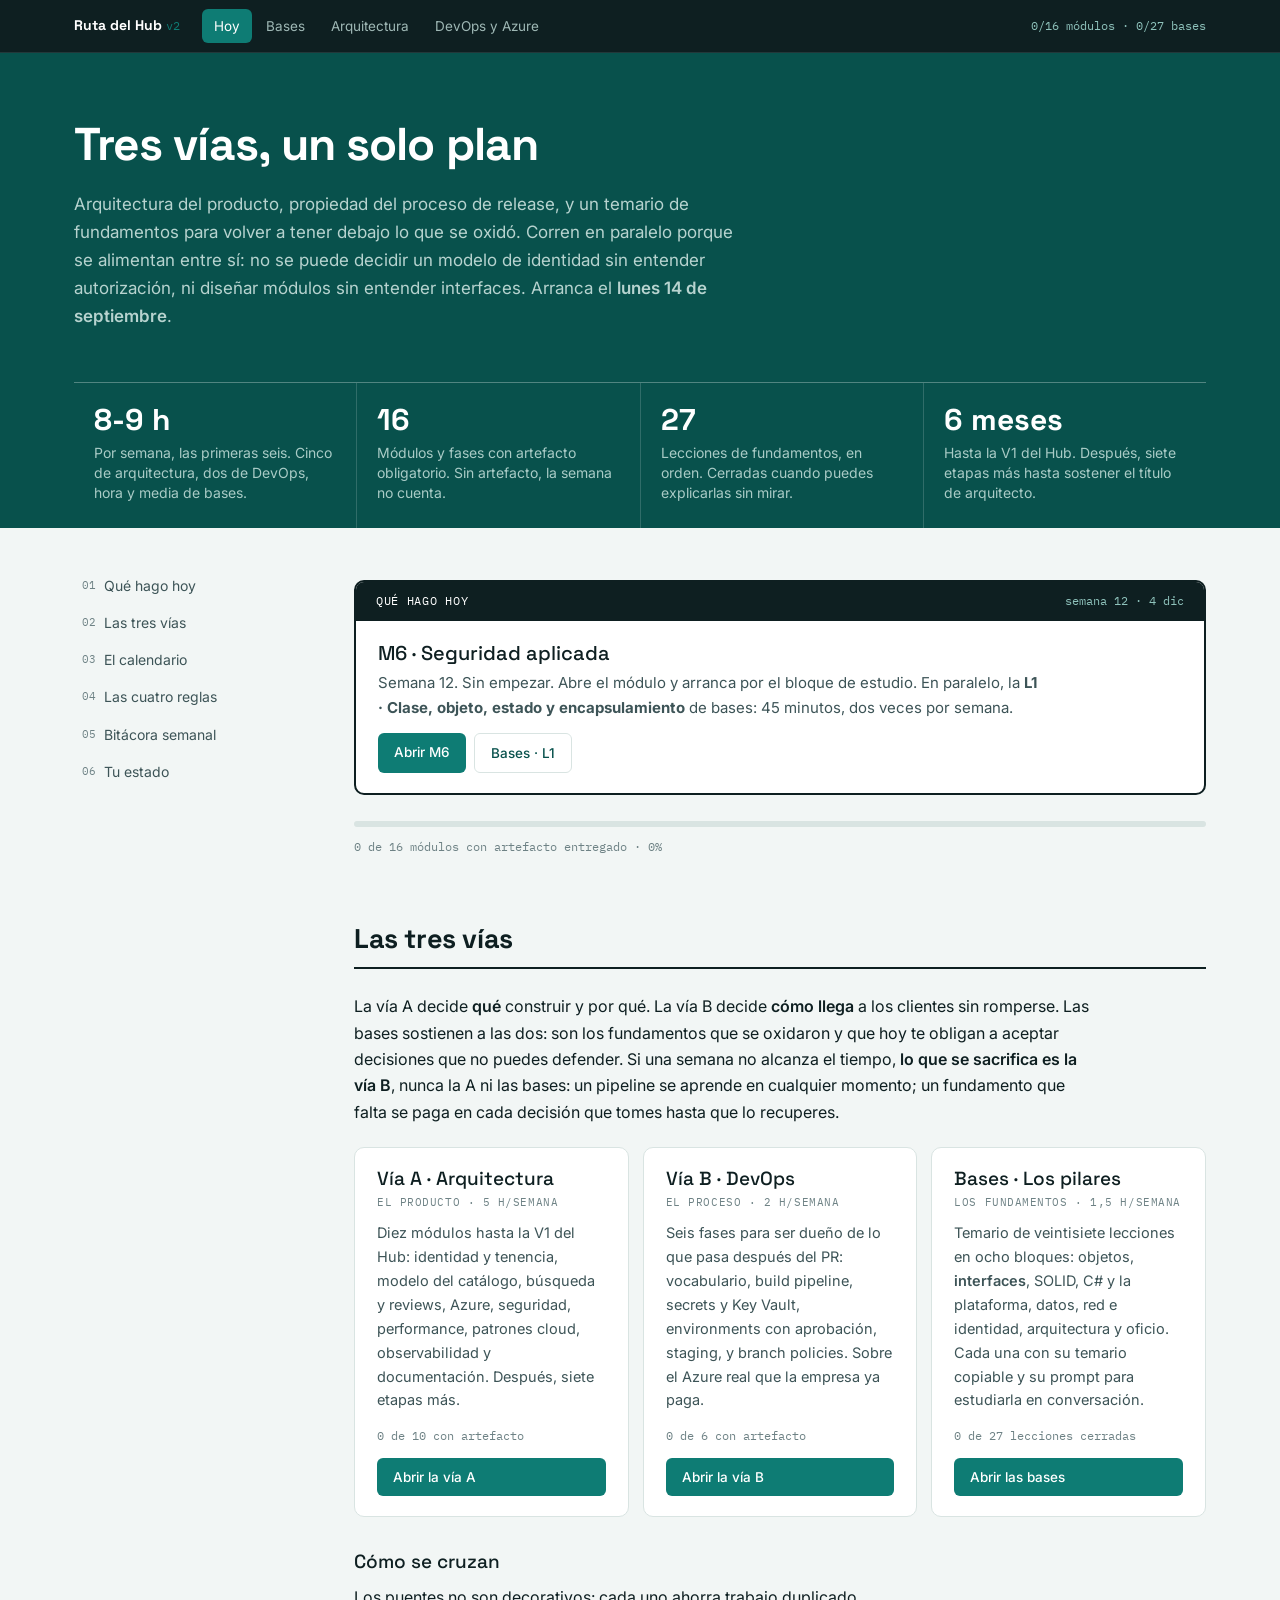
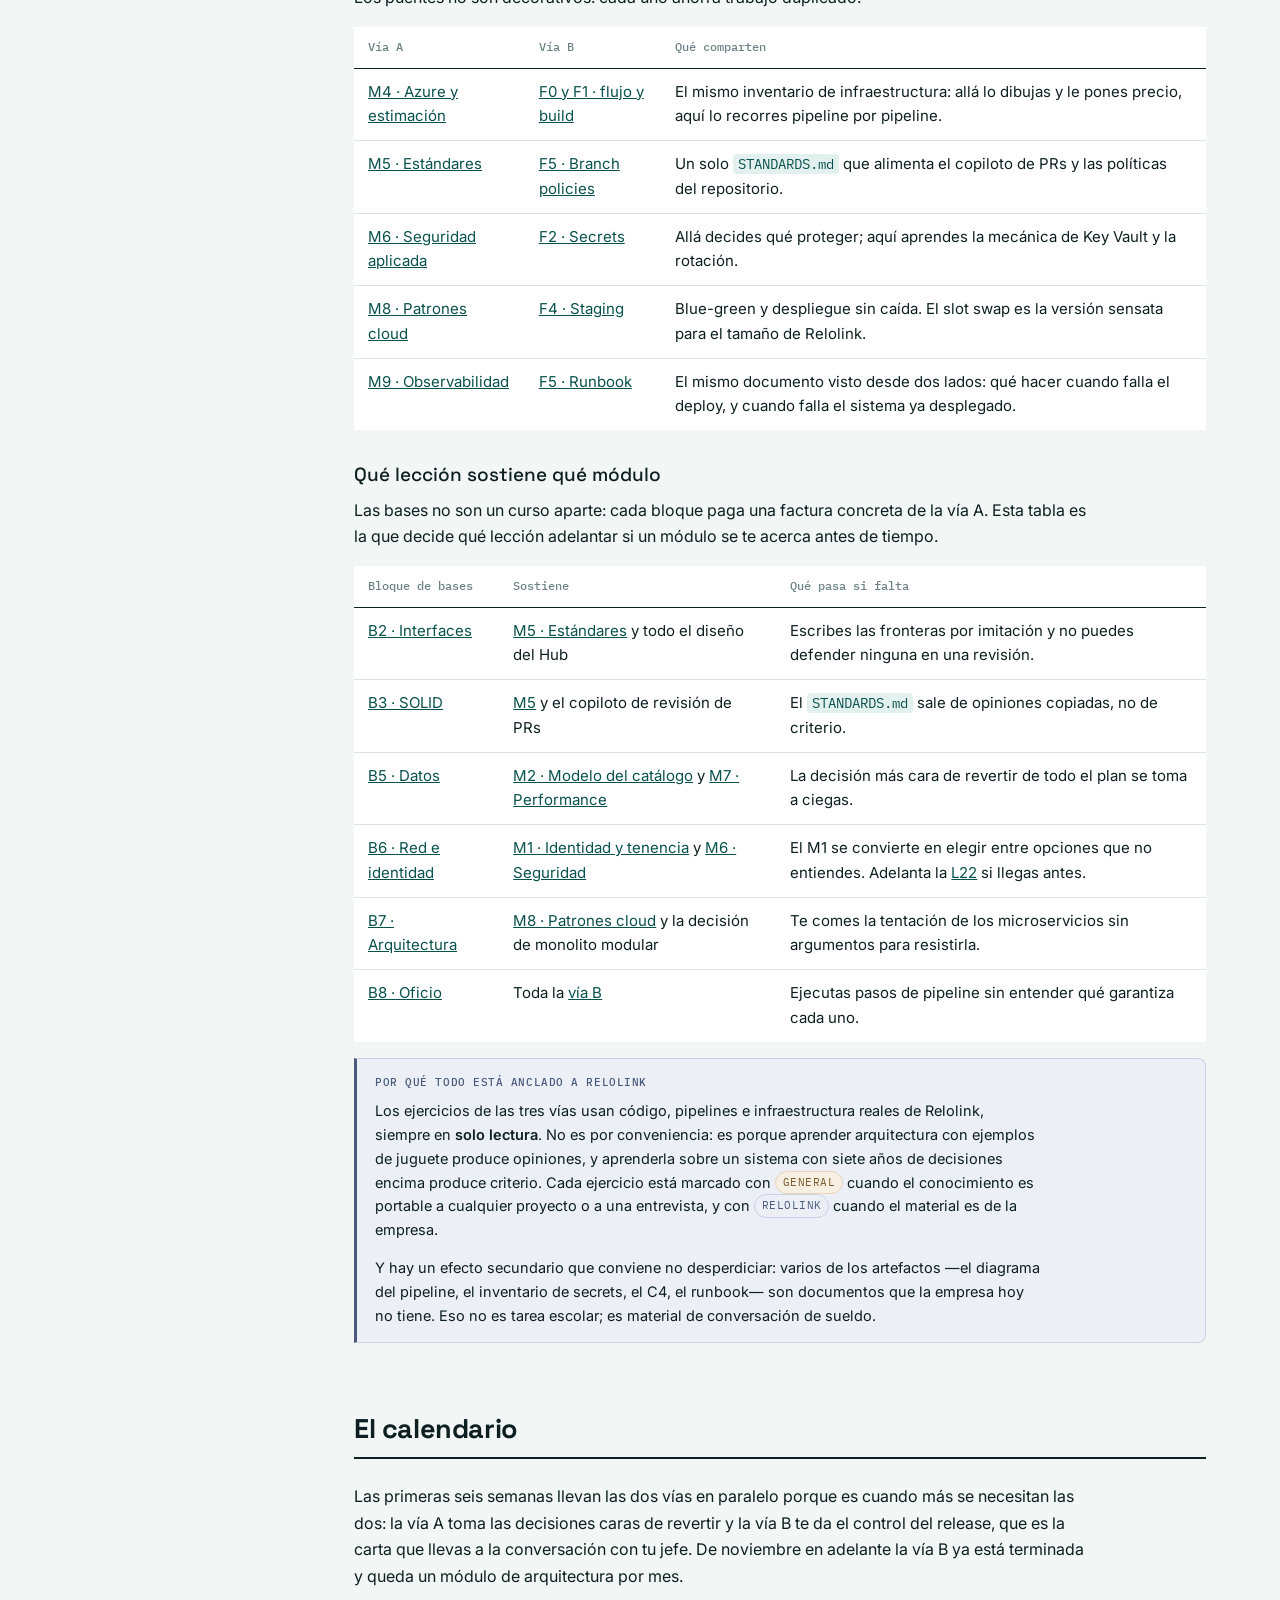
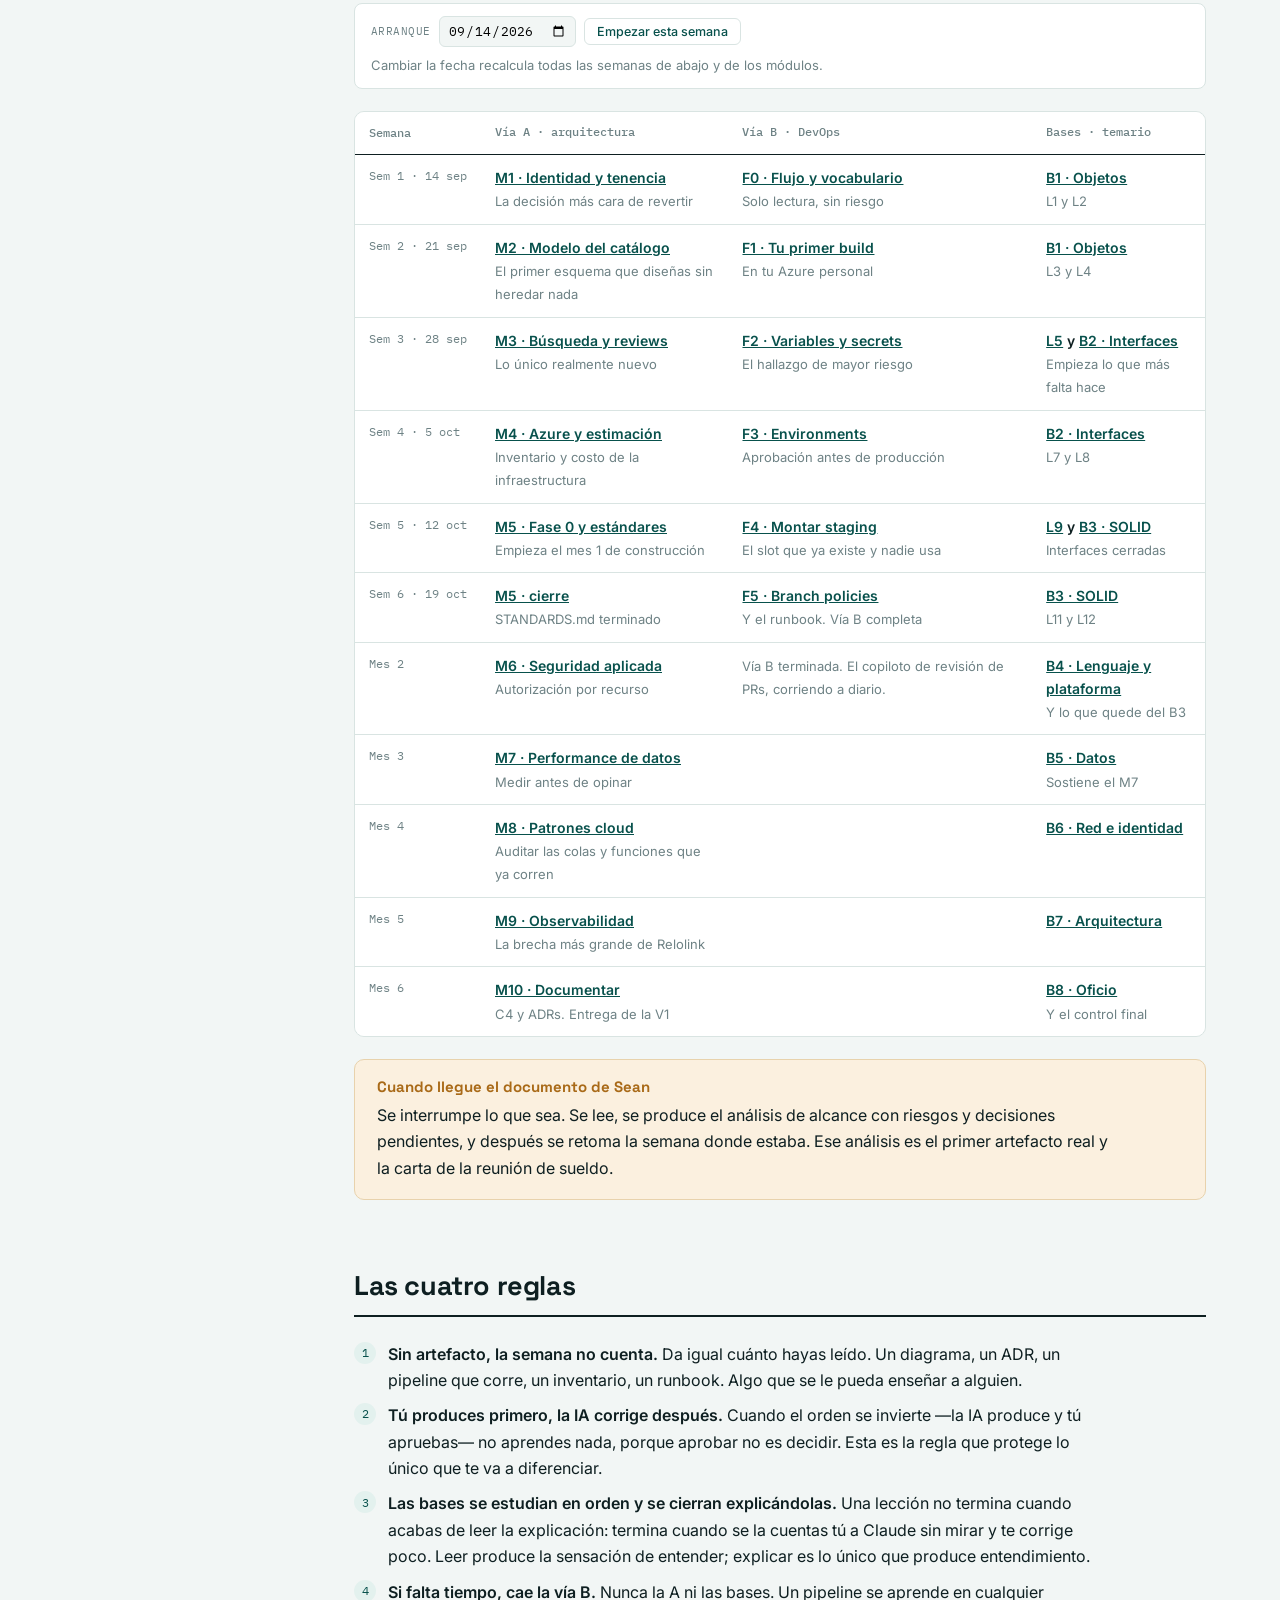
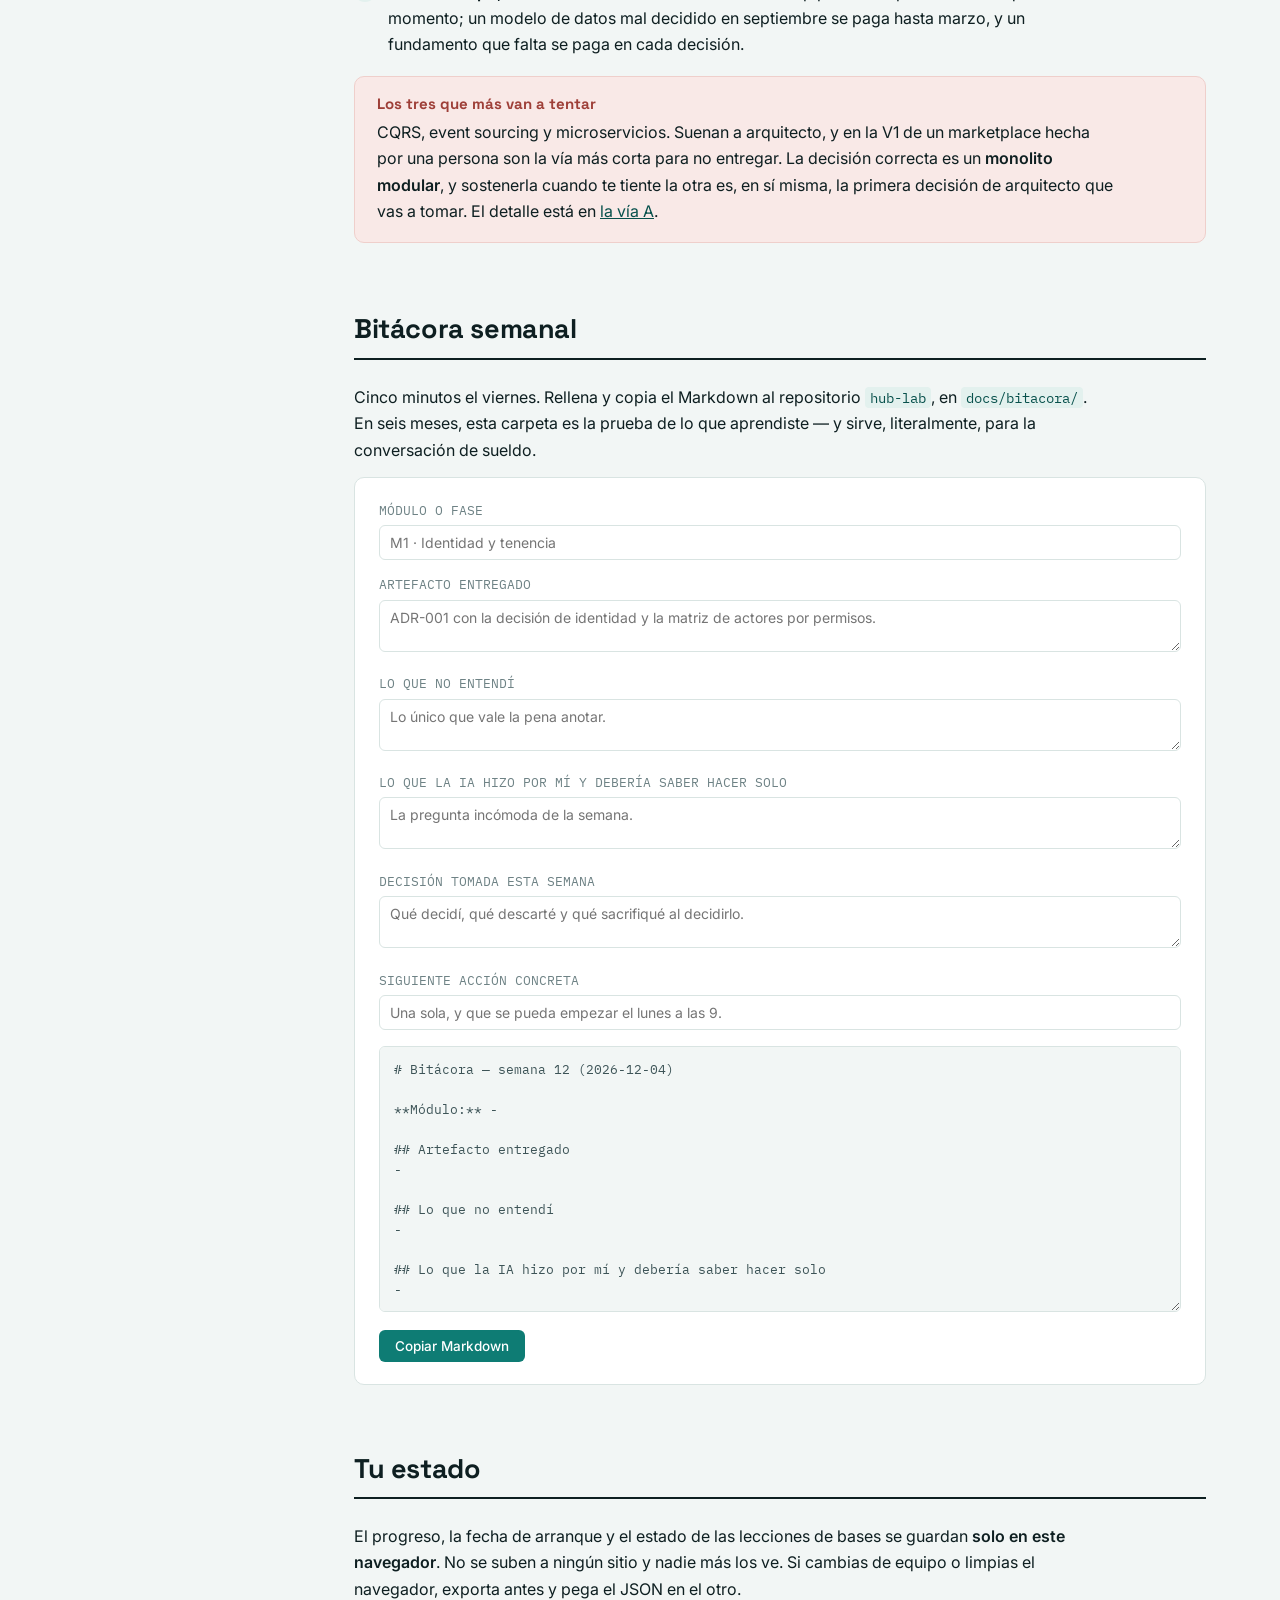
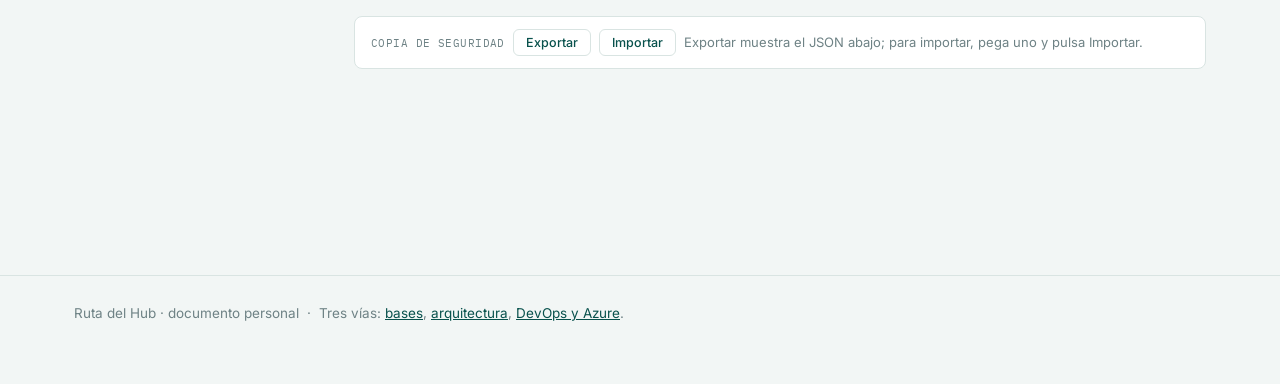
<file: index.html>
<!DOCTYPE html>
<html lang="es">
<head>
<meta charset="utf-8">
<meta name="viewport" content="width=device-width, initial-scale=1">
<title>Ruta del Hub · qué toca hoy</title>
<meta name="description" content="Tres vías en paralelo: los fundamentos reaprendidos, la arquitectura del producto y la propiedad del pipeline. Con progreso, calendario y bitácora.">
<link rel="preconnect" href="https://fonts.googleapis.com">
<link rel="preconnect" href="https://fonts.gstatic.com" crossorigin>
<link href="https://fonts.googleapis.com/css2?family=Space+Grotesk:wght@500;700&family=Inter:wght@400;500;600&family=IBM+Plex+Mono:wght@400;500&display=swap" rel="stylesheet">
<link rel="stylesheet" href="assets/app.css?v=6">
</head>
<body>

<div class="sitebar">
  <div class="shell">
    <a class="brand" href="index.html">Ruta del Hub <span>v2</span></a>
    <nav>
      <a href="index.html" aria-current="page">Hoy</a>
      <a href="bases.html">Bases</a>
      <a href="arquitectura.html">Arquitectura</a>
      <a href="devops.html">DevOps<span class="wide"> y Azure</span></a>
    </nav>
    <span class="spacer"></span>
    <span class="pct"></span>
  </div>
</div>

<header class="hero">
  <div class="shell">
    <h1>Tres vías, un solo plan</h1>
    <p class="lede">Arquitectura del producto, propiedad del proceso de release, y un temario de fundamentos para volver a tener debajo lo que se oxidó. Corren en paralelo porque se alimentan entre sí: no se puede decidir un modelo de identidad sin entender autorización, ni diseñar módulos sin entender interfaces. Arranca el <strong>lunes 14 de septiembre</strong>.</p>
    <div class="budget">
      <div><div class="k">8-9 h</div><div class="l">Por semana, las primeras seis. Cinco de arquitectura, dos de DevOps, hora y media de bases.</div></div>
      <div><div class="k">16</div><div class="l">Módulos y fases con artefacto obligatorio. Sin artefacto, la semana no cuenta.</div></div>
      <div><div class="k">27</div><div class="l">Lecciones de fundamentos, en orden. Cerradas cuando puedes explicarlas sin mirar.</div></div>
      <div><div class="k">6 meses</div><div class="l">Hasta la V1 del Hub. Después, siete etapas más hasta sostener el título de arquitecto.</div></div>
    </div>
  </div>
</header>

<div class="shell"><div class="grid">

<nav class="toc">
  <p class="toc-title">Contenido</p>
  <ol>
    <li><a href="#hoy">Qué hago hoy</a></li>
    <li><a href="#vias">Las tres vías</a></li>
    <li><a href="#calendario">El calendario</a></li>
    <li><a href="#reglas">Las cuatro reglas</a></li>
    <li><a href="#bitacora">Bitácora semanal</a></li>
    <li><a href="#estado">Tu estado</a></li>
  </ol>
</nav>

<main>

<section id="hoy" style="padding-top:12px">
  <div class="today" id="today">
    <div class="t-head"><span>QUÉ HAGO HOY</span><span class="date"></span></div>
    <div class="t-body"><h3>Cargando…</h3></div>
  </div>

  <div class="pbar" id="pbar"><i style="width:0%"></i></div>
  <p id="pbar-label" style="font-family:'IBM Plex Mono',monospace;font-size:12px;color:var(--muted)"></p>
</section>

<section id="vias">
  <h2>Las tres vías</h2>

  <p>La vía A decide <strong>qué</strong> construir y por qué. La vía B decide <strong>cómo llega</strong> a los clientes sin romperse. Las bases sostienen a las dos: son los fundamentos que se oxidaron y que hoy te obligan a aceptar decisiones que no puedes defender. Si una semana no alcanza el tiempo, <strong>lo que se sacrifica es la vía B</strong>, nunca la A ni las bases: un pipeline se aprende en cualquier momento; un fundamento que falta se paga en cada decisión que tomes hasta que lo recuperes.</p>

  <div class="vias">
    <div class="via">
      <h3>Vía A · Arquitectura</h3>
      <p class="sub">EL PRODUCTO · 5 H/SEMANA</p>
      <p>Diez módulos hasta la V1 del Hub: identidad y tenencia, modelo del catálogo, búsqueda y reviews, Azure, seguridad, performance, patrones cloud, observabilidad y documentación. Después, siete etapas más.</p>
      <p class="st" data-via-count="a">—</p>
      <a class="btn" href="arquitectura.html">Abrir la vía A</a>
    </div>
    <div class="via">
      <h3>Vía B · DevOps</h3>
      <p class="sub">EL PROCESO · 2 H/SEMANA</p>
      <p>Seis fases para ser dueño de lo que pasa después del PR: vocabulario, build pipeline, secrets y Key Vault, environments con aprobación, staging, y branch policies. Sobre el Azure real que la empresa ya paga.</p>
      <p class="st" data-via-count="b">—</p>
      <a class="btn" href="devops.html">Abrir la vía B</a>
    </div>
    <div class="via">
      <h3>Bases · Los pilares</h3>
      <p class="sub">LOS FUNDAMENTOS · 1,5 H/SEMANA</p>
      <p>Temario de veintisiete lecciones en ocho bloques: objetos, <strong>interfaces</strong>, SOLID, C# y la plataforma, datos, red e identidad, arquitectura y oficio. Cada una con su temario copiable y su prompt para estudiarla en conversación.</p>
      <p class="st" data-via-count="r">—</p>
      <a class="btn" href="bases.html">Abrir las bases</a>
    </div>
  </div>

  <h3>Cómo se cruzan</h3>
  <p>Los puentes no son decorativos: cada uno ahorra trabajo duplicado.</p>
  <table>
    <thead><tr><th>Vía A</th><th>Vía B</th><th>Qué comparten</th></tr></thead>
    <tbody>
      <tr><td><a href="arquitectura.html#m4">M4 · Azure y estimación</a></td><td><a href="devops.html#f0">F0 y F1 · flujo y build</a></td><td>El mismo inventario de infraestructura: allá lo dibujas y le pones precio, aquí lo recorres pipeline por pipeline.</td></tr>
      <tr><td><a href="arquitectura.html#m5">M5 · Estándares</a></td><td><a href="devops.html#f5">F5 · Branch policies</a></td><td>Un solo <code>STANDARDS.md</code> que alimenta el copiloto de PRs y las políticas del repositorio.</td></tr>
      <tr><td><a href="arquitectura.html#m6">M6 · Seguridad aplicada</a></td><td><a href="devops.html#f2">F2 · Secrets</a></td><td>Allá decides qué proteger; aquí aprendes la mecánica de Key Vault y la rotación.</td></tr>
      <tr><td><a href="arquitectura.html#m8">M8 · Patrones cloud</a></td><td><a href="devops.html#f4">F4 · Staging</a></td><td>Blue-green y despliegue sin caída. El slot swap es la versión sensata para el tamaño de Relolink.</td></tr>
      <tr><td><a href="arquitectura.html#m9">M9 · Observabilidad</a></td><td><a href="devops.html#f5">F5 · Runbook</a></td><td>El mismo documento visto desde dos lados: qué hacer cuando falla el deploy, y cuando falla el sistema ya desplegado.</td></tr>
    </tbody>
  </table>

  <h3>Qué lección sostiene qué módulo</h3>
  <p>Las bases no son un curso aparte: cada bloque paga una factura concreta de la vía A. Esta tabla es la que decide qué lección adelantar si un módulo se te acerca antes de tiempo.</p>
  <table>
    <thead><tr><th>Bloque de bases</th><th>Sostiene</th><th>Qué pasa si falta</th></tr></thead>
    <tbody>
      <tr><td><a href="bases.html#b2">B2 · Interfaces</a></td><td><a href="arquitectura.html#m5">M5 · Estándares</a> y todo el diseño del Hub</td><td>Escribes las fronteras por imitación y no puedes defender ninguna en una revisión.</td></tr>
      <tr><td><a href="bases.html#b3">B3 · SOLID</a></td><td><a href="arquitectura.html#m5">M5</a> y el copiloto de revisión de PRs</td><td>El <code>STANDARDS.md</code> sale de opiniones copiadas, no de criterio.</td></tr>
      <tr><td><a href="bases.html#b5">B5 · Datos</a></td><td><a href="arquitectura.html#m2">M2 · Modelo del catálogo</a> y <a href="arquitectura.html#m7">M7 · Performance</a></td><td>La decisión más cara de revertir de todo el plan se toma a ciegas.</td></tr>
      <tr><td><a href="bases.html#b6">B6 · Red e identidad</a></td><td><a href="arquitectura.html#m1">M1 · Identidad y tenencia</a> y <a href="arquitectura.html#m6">M6 · Seguridad</a></td><td>El M1 se convierte en elegir entre opciones que no entiendes. Adelanta la <a href="bases.html#l22">L22</a> si llegas antes.</td></tr>
      <tr><td><a href="bases.html#b7">B7 · Arquitectura</a></td><td><a href="arquitectura.html#m8">M8 · Patrones cloud</a> y la decisión de monolito modular</td><td>Te comes la tentación de los microservicios sin argumentos para resistirla.</td></tr>
      <tr><td><a href="bases.html#b8">B8 · Oficio</a></td><td>Toda la <a href="devops.html">vía B</a></td><td>Ejecutas pasos de pipeline sin entender qué garantiza cada uno.</td></tr>
    </tbody>
  </table>

  <div class="anchor">
    <h5>Por qué todo está anclado a Relolink</h5>
    <p>Los ejercicios de las tres vías usan código, pipelines e infraestructura reales de Relolink, siempre en <strong>solo lectura</strong>. No es por conveniencia: es porque aprender arquitectura con ejemplos de juguete produce opiniones, y aprenderla sobre un sistema con siete años de decisiones encima produce criterio. Cada ejercicio está marcado con <span class="badge gen">GENERAL</span> cuando el conocimiento es portable a cualquier proyecto o a una entrevista, y con <span class="badge relo">RELOLINK</span> cuando el material es de la empresa.</p>
    <p>Y hay un efecto secundario que conviene no desperdiciar: varios de los artefactos —el diagrama del pipeline, el inventario de secrets, el C4, el runbook— son documentos que la empresa hoy no tiene. Eso no es tarea escolar; es material de conversación de sueldo.</p>
  </div>
</section>

<section id="calendario">
  <h2>El calendario</h2>

  <p>Las primeras seis semanas llevan las dos vías en paralelo porque es cuando más se necesitan las dos: la vía A toma las decisiones caras de revertir y la vía B te da el control del release, que es la carta que llevas a la conversación con tu jefe. De noviembre en adelante la vía B ya está terminada y queda un módulo de arquitectura por mes.</p>

  <div class="toolbar">
    <span class="lbl">ARRANQUE</span>
    <input type="date" id="startdate" value="2026-09-14" style="font-family:'IBM Plex Mono',monospace;font-size:13px;padding:5px 8px;border:1px solid var(--line);border-radius:6px;background:var(--paper)">
    <button class="btn ghost sm" type="button" id="start-now">Empezar esta semana</button>
    <span style="color:var(--muted);font-size:13px">Cambiar la fecha recalcula todas las semanas de abajo y de los módulos.</span>
  </div>

  <div class="timeline" id="timeline">
    <table>
      <thead><tr><th>Semana</th><th>Vía A · arquitectura</th><th>Vía B · DevOps</th><th>Bases · temario</th></tr></thead>
      <tbody>
        <tr data-week="1"><td data-weekdate="1">Sem 1</td>
          <td><b><a href="arquitectura.html#m1">M1 · Identidad y tenencia</a></b><small>La decisión más cara de revertir</small></td>
          <td><b><a href="devops.html#f0">F0 · Flujo y vocabulario</a></b><small>Solo lectura, sin riesgo</small></td>
          <td><b><a href="bases.html#b1">B1 · Objetos</a></b><small>L1 y L2</small></td></tr>
        <tr data-week="2"><td data-weekdate="2">Sem 2</td>
          <td><b><a href="arquitectura.html#m2">M2 · Modelo del catálogo</a></b><small>El primer esquema que diseñas sin heredar nada</small></td>
          <td><b><a href="devops.html#f1">F1 · Tu primer build</a></b><small>En tu Azure personal</small></td>
          <td><b><a href="bases.html#b1">B1 · Objetos</a></b><small>L3 y L4</small></td></tr>
        <tr data-week="3"><td data-weekdate="3">Sem 3</td>
          <td><b><a href="arquitectura.html#m3">M3 · Búsqueda y reviews</a></b><small>Lo único realmente nuevo</small></td>
          <td><b><a href="devops.html#f2">F2 · Variables y secrets</a></b><small>El hallazgo de mayor riesgo</small></td>
          <td><b><a href="bases.html#l5">L5</a> y <a href="bases.html#b2">B2 · Interfaces</a></b><small>Empieza lo que más falta hace</small></td></tr>
        <tr data-week="4"><td data-weekdate="4">Sem 4</td>
          <td><b><a href="arquitectura.html#m4">M4 · Azure y estimación</a></b><small>Inventario y costo de la infraestructura</small></td>
          <td><b><a href="devops.html#f3">F3 · Environments</a></b><small>Aprobación antes de producción</small></td>
          <td><b><a href="bases.html#b2">B2 · Interfaces</a></b><small>L7 y L8</small></td></tr>
        <tr data-week="5"><td data-weekdate="5">Sem 5</td>
          <td><b><a href="arquitectura.html#m5">M5 · Fase 0 y estándares</a></b><small>Empieza el mes 1 de construcción</small></td>
          <td><b><a href="devops.html#f4">F4 · Montar staging</a></b><small>El slot que ya existe y nadie usa</small></td>
          <td><b><a href="bases.html#l9">L9</a> y <a href="bases.html#b3">B3 · SOLID</a></b><small>Interfaces cerradas</small></td></tr>
        <tr data-week="6"><td data-weekdate="6">Sem 6</td>
          <td><b><a href="arquitectura.html#m5">M5 · cierre</a></b><small>STANDARDS.md terminado</small></td>
          <td><b><a href="devops.html#f5">F5 · Branch policies</a></b><small>Y el runbook. Vía B completa</small></td>
          <td><b><a href="bases.html#b3">B3 · SOLID</a></b><small>L11 y L12</small></td></tr>
        <tr data-week="9"><td>Mes 2</td>
          <td><b><a href="arquitectura.html#m6">M6 · Seguridad aplicada</a></b><small>Autorización por recurso</small></td>
          <td><small>Vía B terminada. El copiloto de revisión de PRs, corriendo a diario.</small></td>
          <td><b><a href="bases.html#b4">B4 · Lenguaje y plataforma</a></b><small>Y lo que quede del B3</small></td></tr>
        <tr data-week="13"><td>Mes 3</td>
          <td><b><a href="arquitectura.html#m7">M7 · Performance de datos</a></b><small>Medir antes de opinar</small></td>
          <td><small>&nbsp;</small></td>
          <td><b><a href="bases.html#b5">B5 · Datos</a></b><small>Sostiene el M7</small></td></tr>
        <tr data-week="17"><td>Mes 4</td>
          <td><b><a href="arquitectura.html#m8">M8 · Patrones cloud</a></b><small>Auditar las colas y funciones que ya corren</small></td>
          <td><small>&nbsp;</small></td>
          <td><b><a href="bases.html#b6">B6 · Red e identidad</a></b><small>&nbsp;</small></td></tr>
        <tr data-week="21"><td>Mes 5</td>
          <td><b><a href="arquitectura.html#m9">M9 · Observabilidad</a></b><small>La brecha más grande de Relolink</small></td>
          <td><small>&nbsp;</small></td>
          <td><b><a href="bases.html#b7">B7 · Arquitectura</a></b><small>&nbsp;</small></td></tr>
        <tr data-week="25"><td>Mes 6</td>
          <td><b><a href="arquitectura.html#m10">M10 · Documentar</a></b><small>C4 y ADRs. Entrega de la V1</small></td>
          <td><small>&nbsp;</small></td>
          <td><b><a href="bases.html#b8">B8 · Oficio</a></b><small>Y el control final</small></td></tr>
      </tbody>
    </table>
  </div>

  <div class="flag">
    <h4>Cuando llegue el documento de Sean</h4>
    <p>Se interrumpe lo que sea. Se lee, se produce el análisis de alcance con riesgos y decisiones pendientes, y después se retoma la semana donde estaba. Ese análisis es el primer artefacto real y la carta de la reunión de sueldo.</p>
  </div>
</section>

<section id="reglas">
  <h2>Las cuatro reglas</h2>

  <ol class="steps">
    <li><strong>Sin artefacto, la semana no cuenta.</strong> Da igual cuánto hayas leído. Un diagrama, un ADR, un pipeline que corre, un inventario, un runbook. Algo que se le pueda enseñar a alguien.</li>
    <li><strong>Tú produces primero, la IA corrige después.</strong> Cuando el orden se invierte —la IA produce y tú apruebas— no aprendes nada, porque aprobar no es decidir. Esta es la regla que protege lo único que te va a diferenciar.</li>
    <li><strong>Las bases se estudian en orden y se cierran explicándolas.</strong> Una lección no termina cuando acabas de leer la explicación: termina cuando se la cuentas tú a Claude sin mirar y te corrige poco. Leer produce la sensación de entender; explicar es lo único que produce entendimiento.</li>
    <li><strong>Si falta tiempo, cae la vía B.</strong> Nunca la A ni las bases. Un pipeline se aprende en cualquier momento; un modelo de datos mal decidido en septiembre se paga hasta marzo, y un fundamento que falta se paga en cada decisión.</li>
  </ol>

  <div class="stop">
    <h4>Los tres que más van a tentar</h4>
    <p>CQRS, event sourcing y microservicios. Suenan a arquitecto, y en la V1 de un marketplace hecha por una persona son la vía más corta para no entregar. La decisión correcta es un <strong>monolito modular</strong>, y sostenerla cuando te tiente la otra es, en sí misma, la primera decisión de arquitecto que vas a tomar. El detalle está en <a href="arquitectura.html#roadmap">la vía A</a>.</p>
  </div>
</section>

<section id="bitacora">
  <h2>Bitácora semanal</h2>
  <p>Cinco minutos el viernes. Rellena y copia el Markdown al repositorio <code>hub-lab</code>, en <code>docs/bitacora/</code>. En seis meses, esta carpeta es la prueba de lo que aprendiste — y sirve, literalmente, para la conversación de sueldo.</p>

  <form id="bitacora" class="card" onsubmit="return false">
    <label style="display:block;font-size:13px;font-family:'IBM Plex Mono',monospace;color:var(--muted);margin-bottom:4px">MÓDULO O FASE</label>
    <input name="modulo" placeholder="M1 · Identidad y tenencia" style="width:100%;padding:8px 10px;border:1px solid var(--line);border-radius:6px;font-family:'Inter',sans-serif;font-size:14px;margin-bottom:14px">

    <label style="display:block;font-size:13px;font-family:'IBM Plex Mono',monospace;color:var(--muted);margin-bottom:4px">ARTEFACTO ENTREGADO</label>
    <textarea name="artefacto" rows="2" placeholder="ADR-001 con la decisión de identidad y la matriz de actores por permisos." style="width:100%;padding:8px 10px;border:1px solid var(--line);border-radius:6px;font-family:'Inter',sans-serif;font-size:14px;margin-bottom:14px"></textarea>

    <label style="display:block;font-size:13px;font-family:'IBM Plex Mono',monospace;color:var(--muted);margin-bottom:4px">LO QUE NO ENTENDÍ</label>
    <textarea name="dudas" rows="2" placeholder="Lo único que vale la pena anotar." style="width:100%;padding:8px 10px;border:1px solid var(--line);border-radius:6px;font-family:'Inter',sans-serif;font-size:14px;margin-bottom:14px"></textarea>

    <label style="display:block;font-size:13px;font-family:'IBM Plex Mono',monospace;color:var(--muted);margin-bottom:4px">LO QUE LA IA HIZO POR MÍ Y DEBERÍA SABER HACER SOLO</label>
    <textarea name="ia" rows="2" placeholder="La pregunta incómoda de la semana." style="width:100%;padding:8px 10px;border:1px solid var(--line);border-radius:6px;font-family:'Inter',sans-serif;font-size:14px;margin-bottom:14px"></textarea>

    <label style="display:block;font-size:13px;font-family:'IBM Plex Mono',monospace;color:var(--muted);margin-bottom:4px">DECISIÓN TOMADA ESTA SEMANA</label>
    <textarea name="decision" rows="2" placeholder="Qué decidí, qué descarté y qué sacrifiqué al decidirlo." style="width:100%;padding:8px 10px;border:1px solid var(--line);border-radius:6px;font-family:'Inter',sans-serif;font-size:14px;margin-bottom:14px"></textarea>

    <label style="display:block;font-size:13px;font-family:'IBM Plex Mono',monospace;color:var(--muted);margin-bottom:4px">SIGUIENTE ACCIÓN CONCRETA</label>
    <input name="next" placeholder="Una sola, y que se pueda empezar el lunes a las 9." style="width:100%;padding:8px 10px;border:1px solid var(--line);border-radius:6px;font-family:'Inter',sans-serif;font-size:14px;margin-bottom:16px">

    <textarea id="bitacora-out" rows="12" readonly style="width:100%;padding:12px 14px;border:1px solid var(--line);border-radius:6px;font-family:'IBM Plex Mono',monospace;font-size:12.5px;line-height:1.6;background:var(--paper);color:var(--ink-soft)"></textarea>
    <button class="btn" type="button" id="bitacora-copy" style="margin-top:10px">Copiar Markdown</button>
  </form>
</section>

<section id="estado">
  <h2>Tu estado</h2>
  <p>El progreso, la fecha de arranque y el estado de las lecciones de bases se guardan <strong>solo en este navegador</strong>. No se suben a ningún sitio y nadie más los ve. Si cambias de equipo o limpias el navegador, exporta antes y pega el JSON en el otro.</p>

  <div class="toolbar">
    <span class="lbl">COPIA DE SEGURIDAD</span>
    <button class="btn ghost sm" type="button" id="export">Exportar</button>
    <button class="btn ghost sm" type="button" id="import">Importar</button>
    <span style="color:var(--muted);font-size:13px">Exportar muestra el JSON abajo; para importar, pega uno y pulsa Importar.</span>
  </div>
  <textarea id="export-out" hidden rows="8" style="width:100%;padding:12px 14px;border:1px solid var(--line);border-radius:6px;font-family:'IBM Plex Mono',monospace;font-size:12px;background:var(--paper)"></textarea>
</section>

</main>
</div></div>

<footer>
  <div class="shell">
    Ruta del Hub · documento personal &nbsp;·&nbsp; Tres vías: <a href="bases.html">bases</a>, <a href="arquitectura.html">arquitectura</a>, <a href="devops.html">DevOps<span class="wide"> y Azure</span></a>.
  </div>
</footer>

<script src="assets/app.js?v=6"></script>
</body>
</html>
</file>
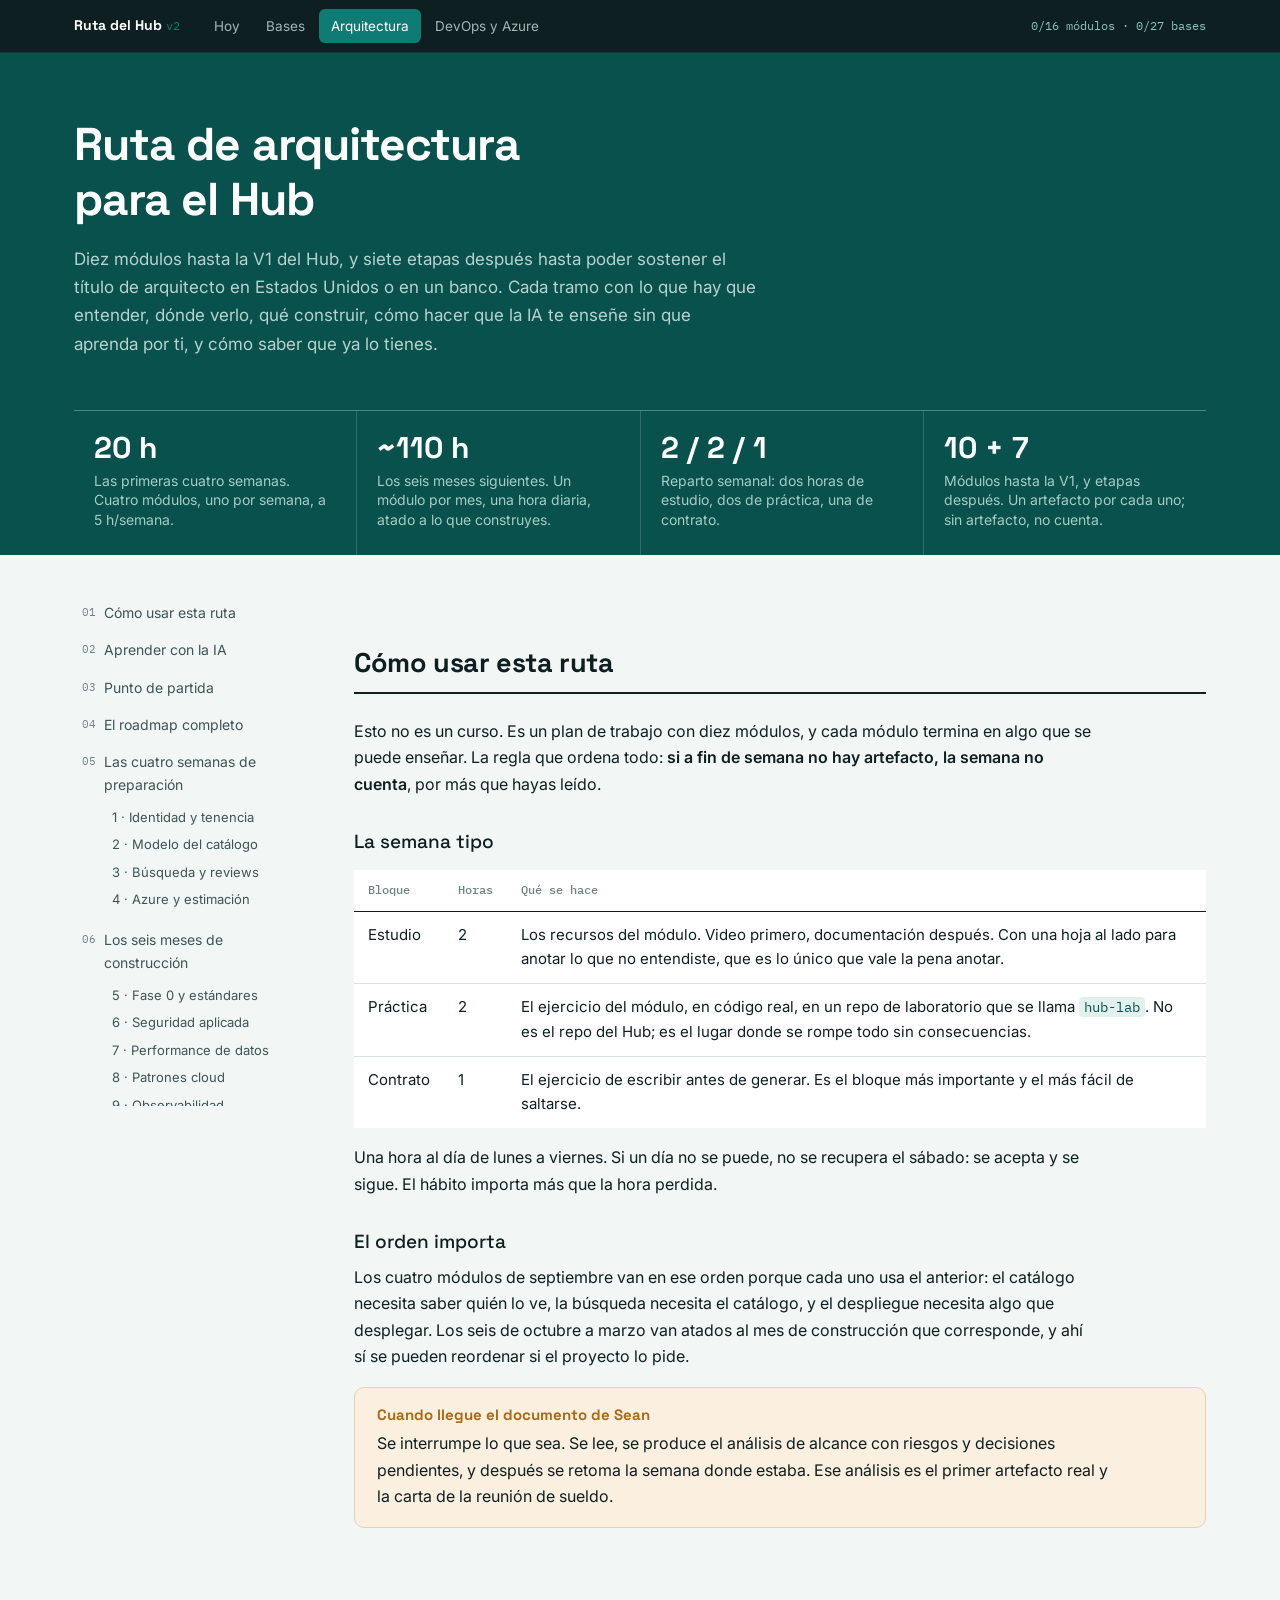
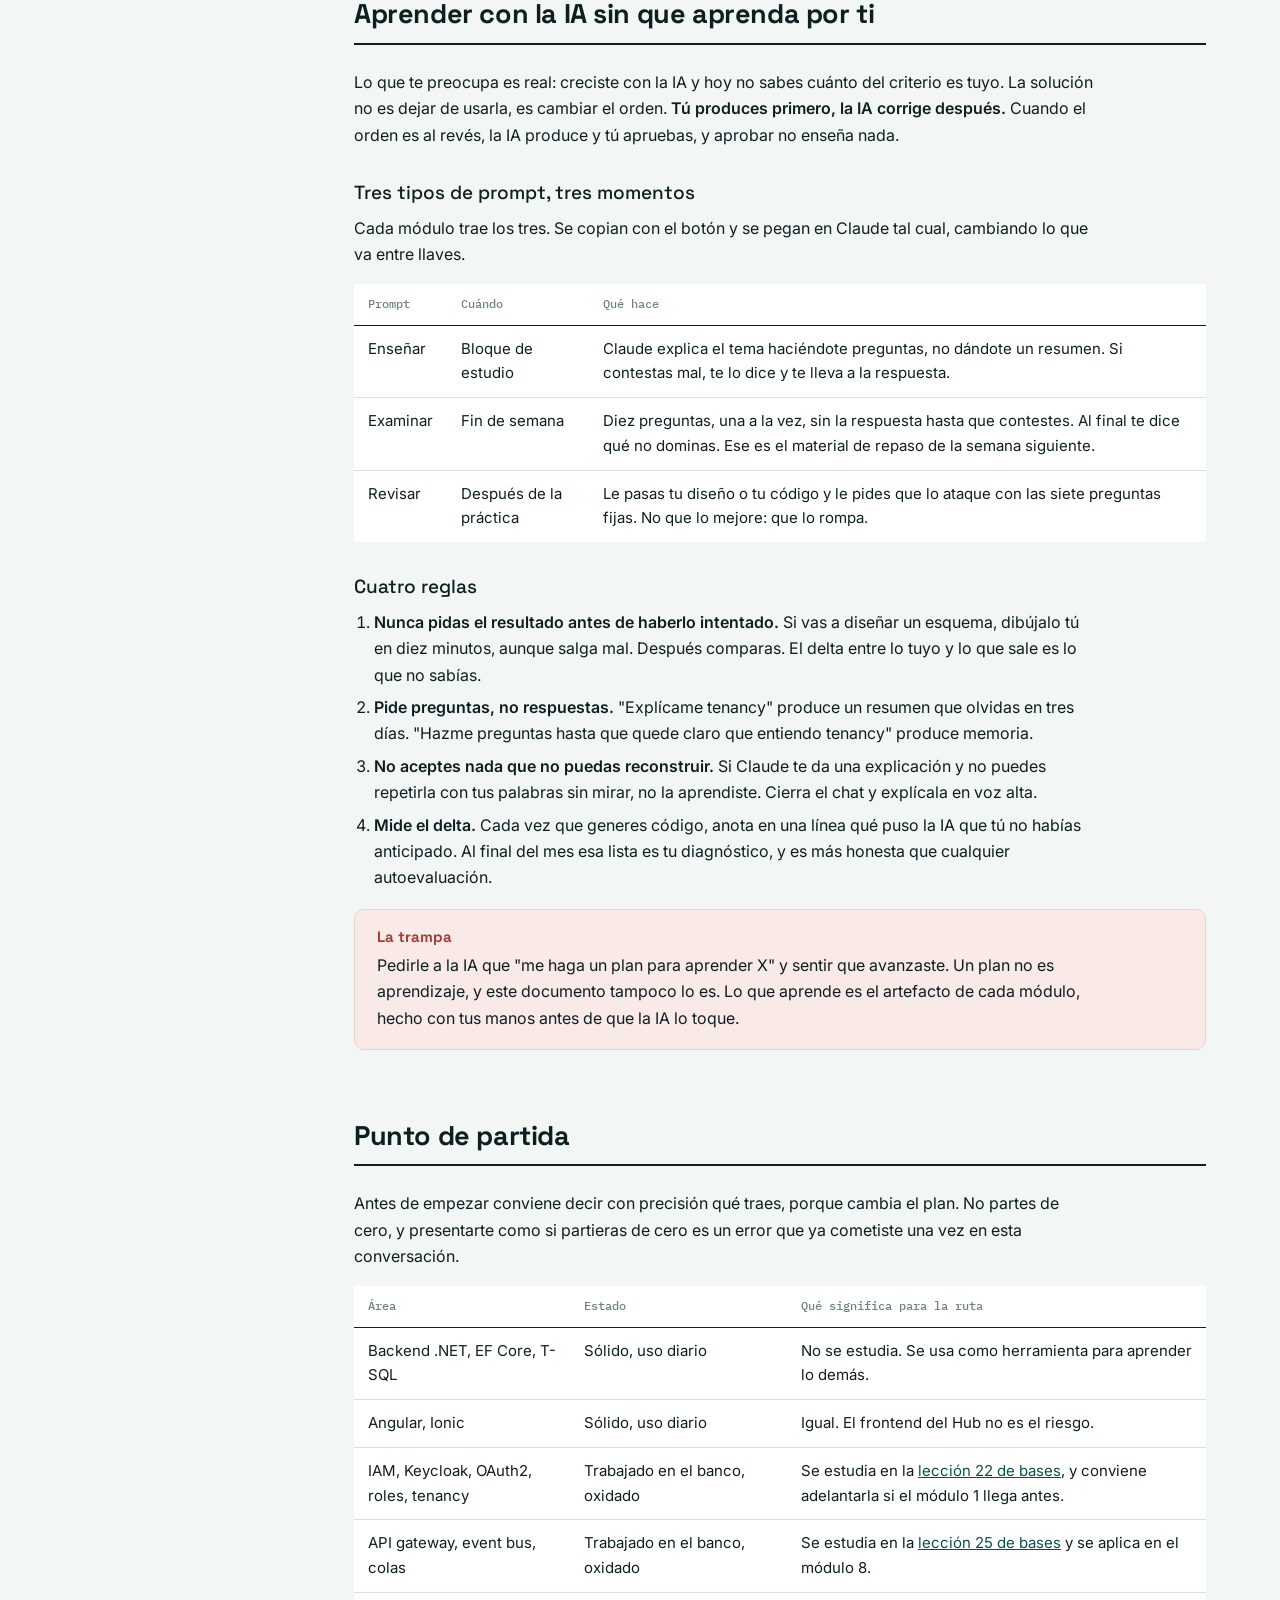
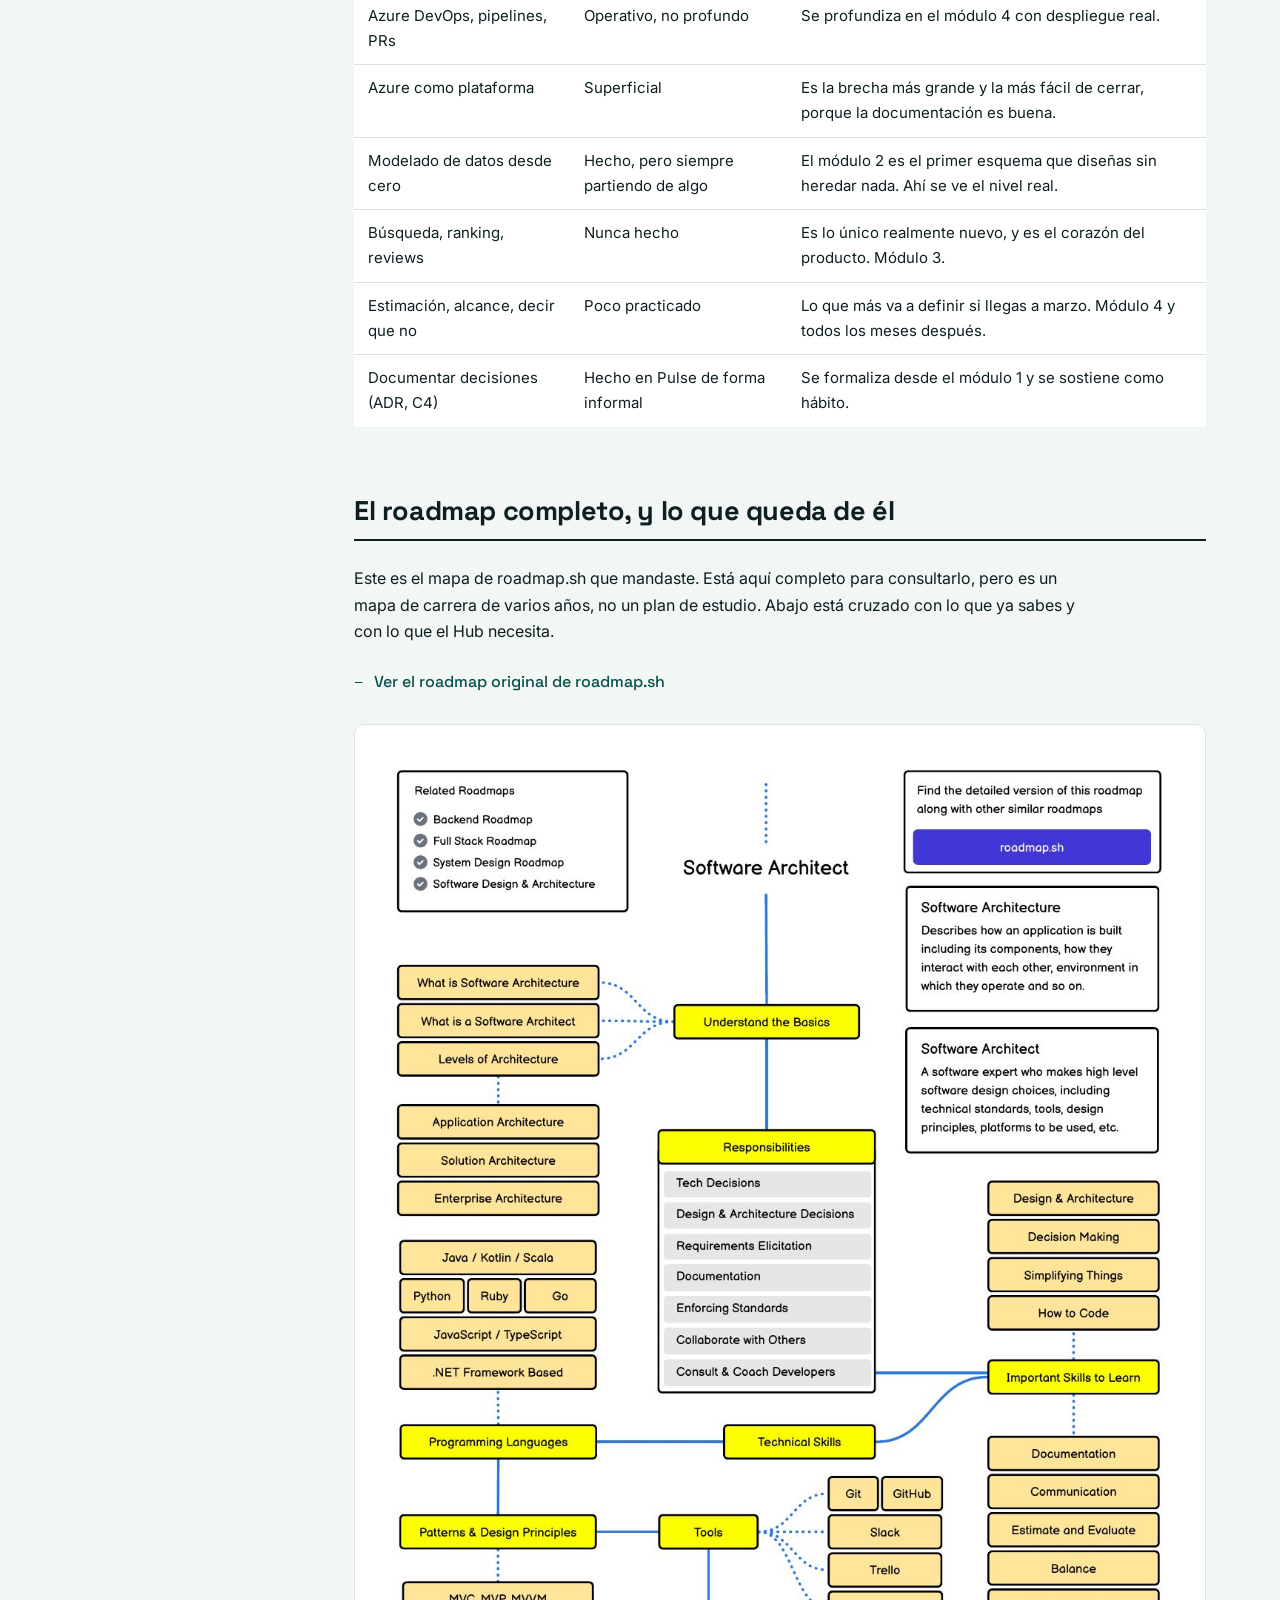
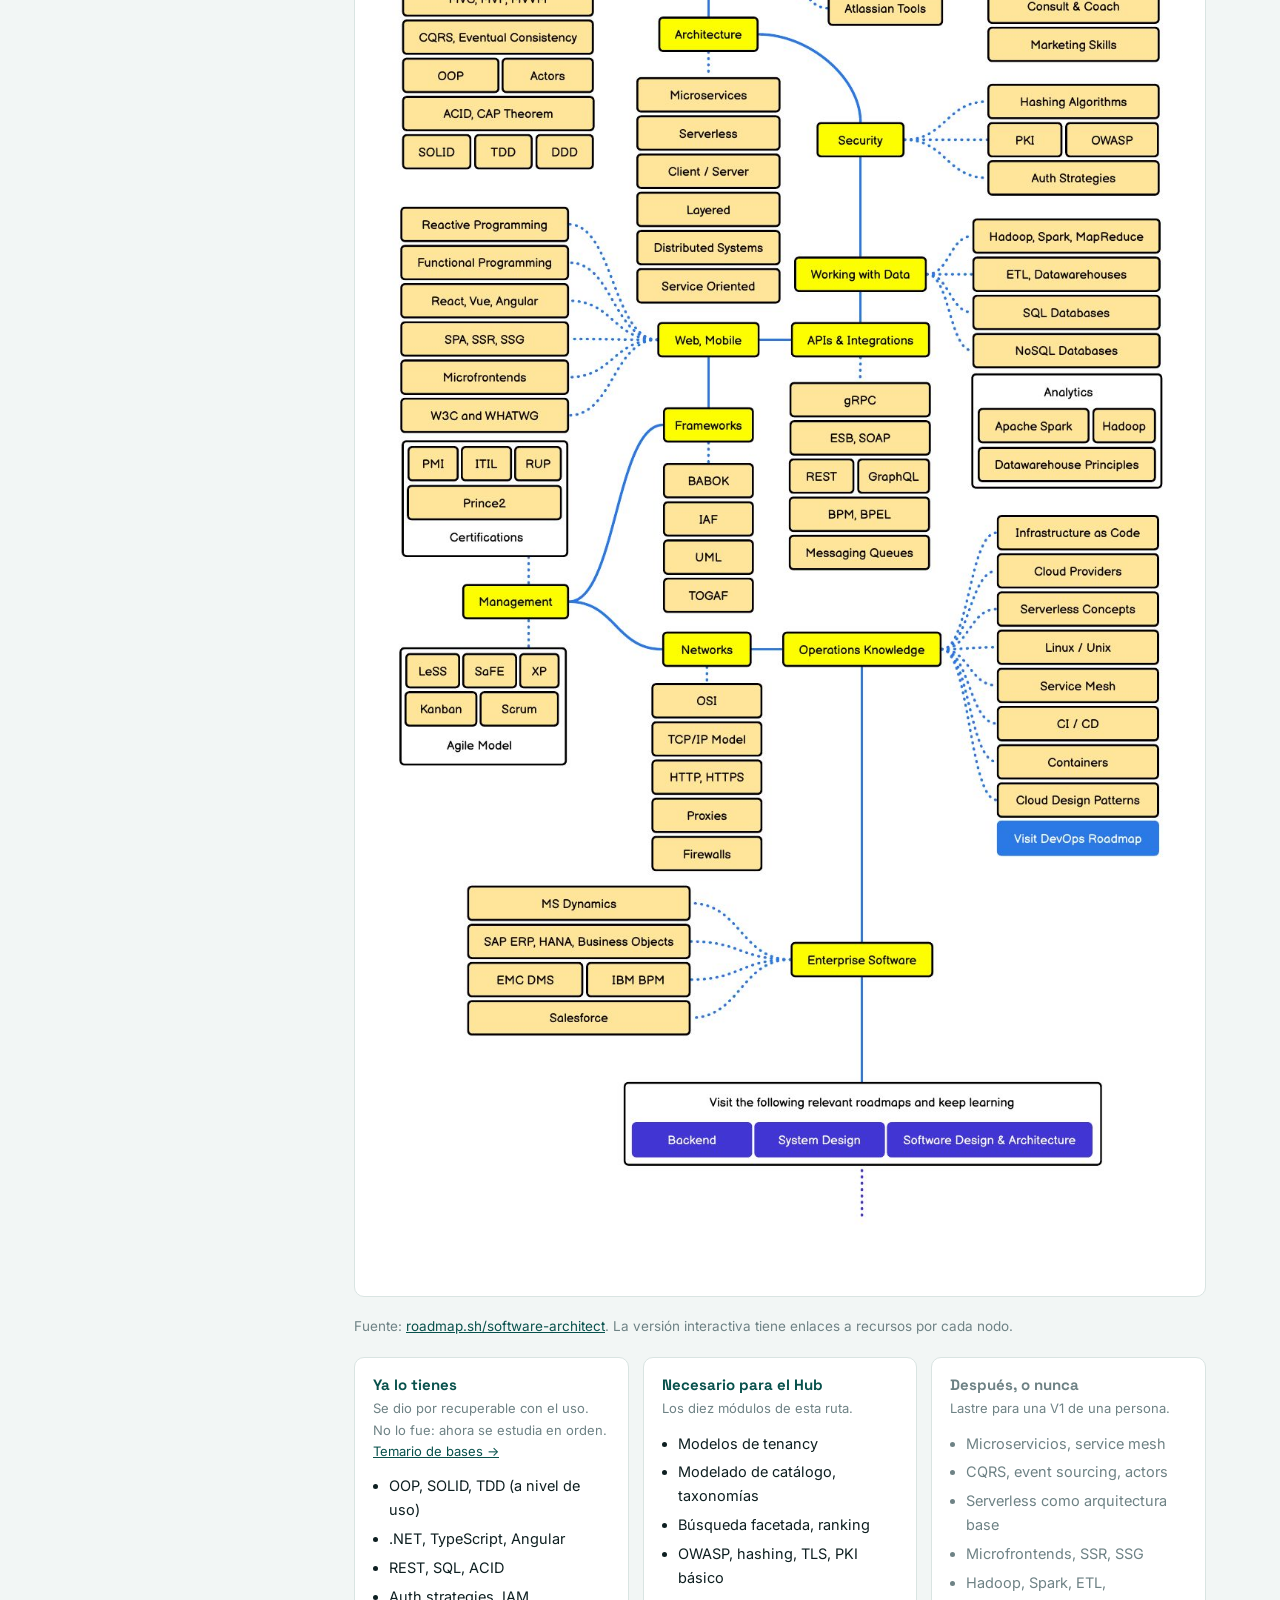
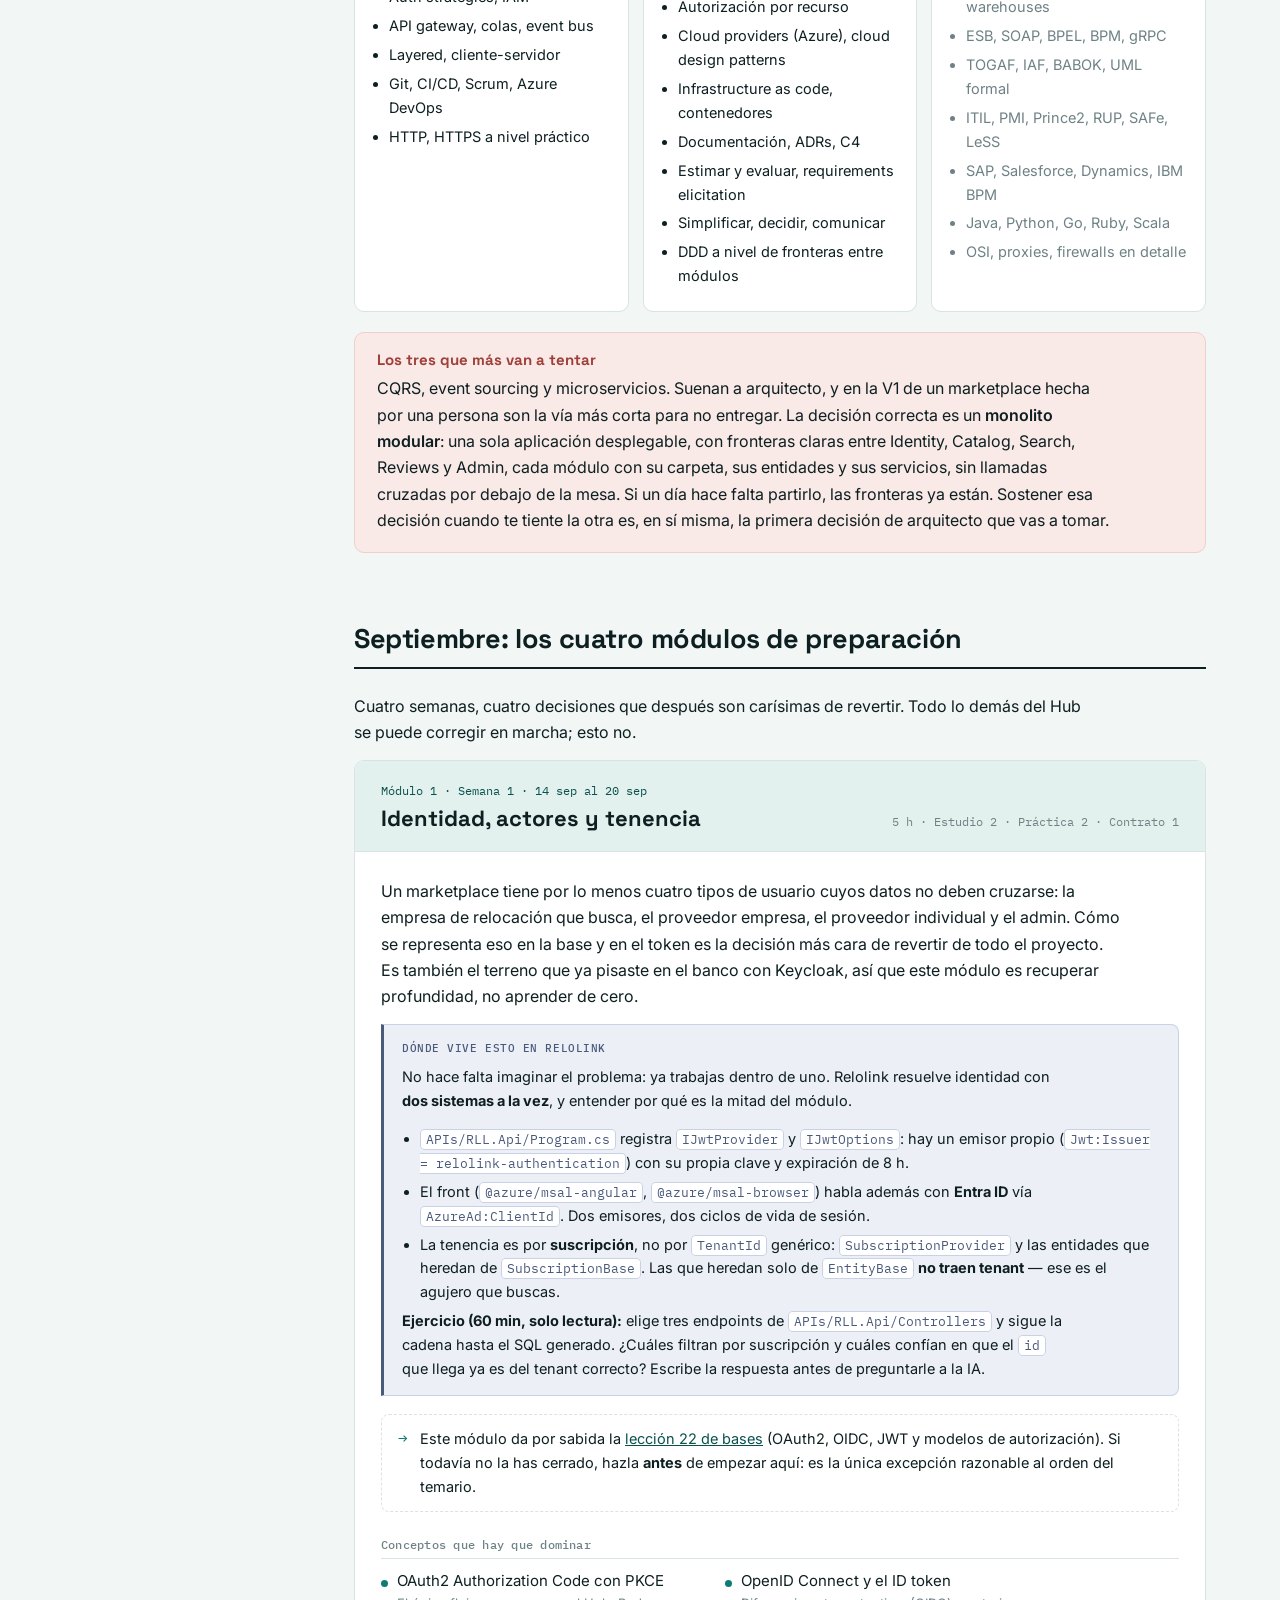
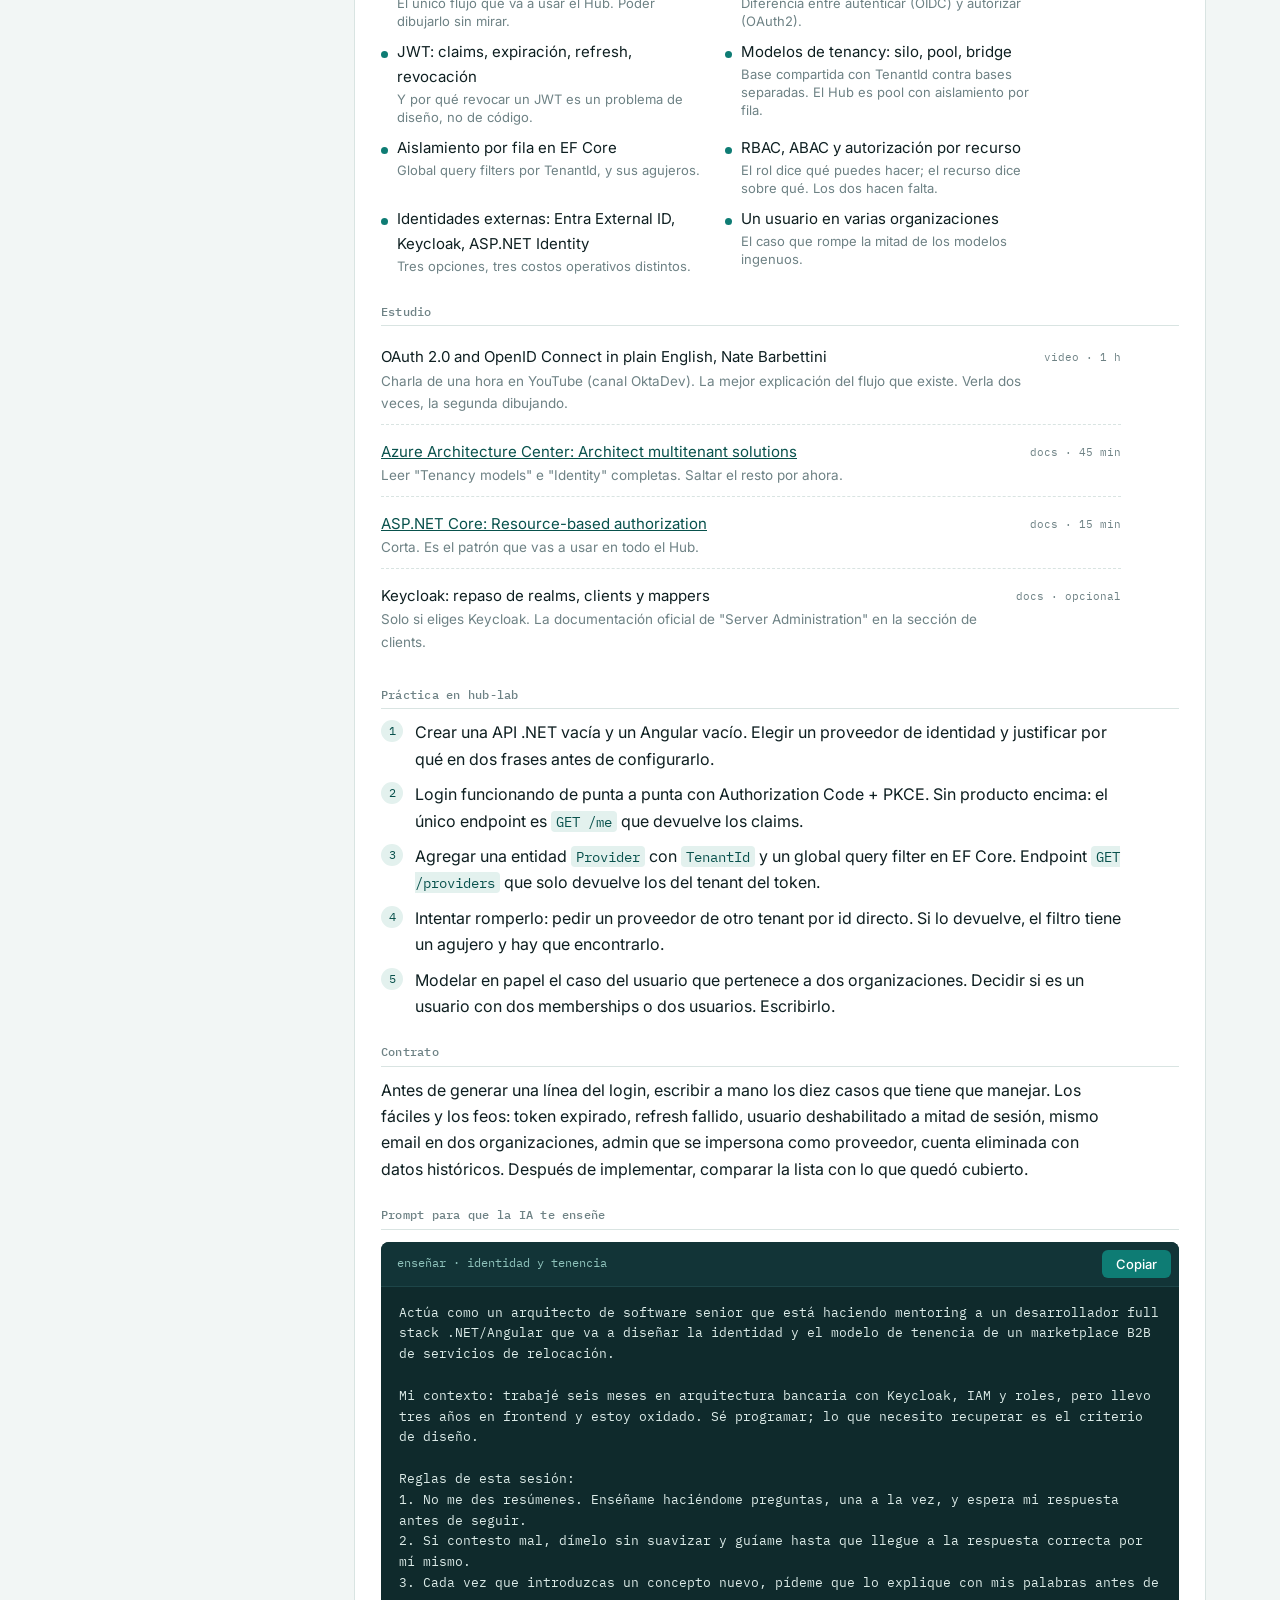
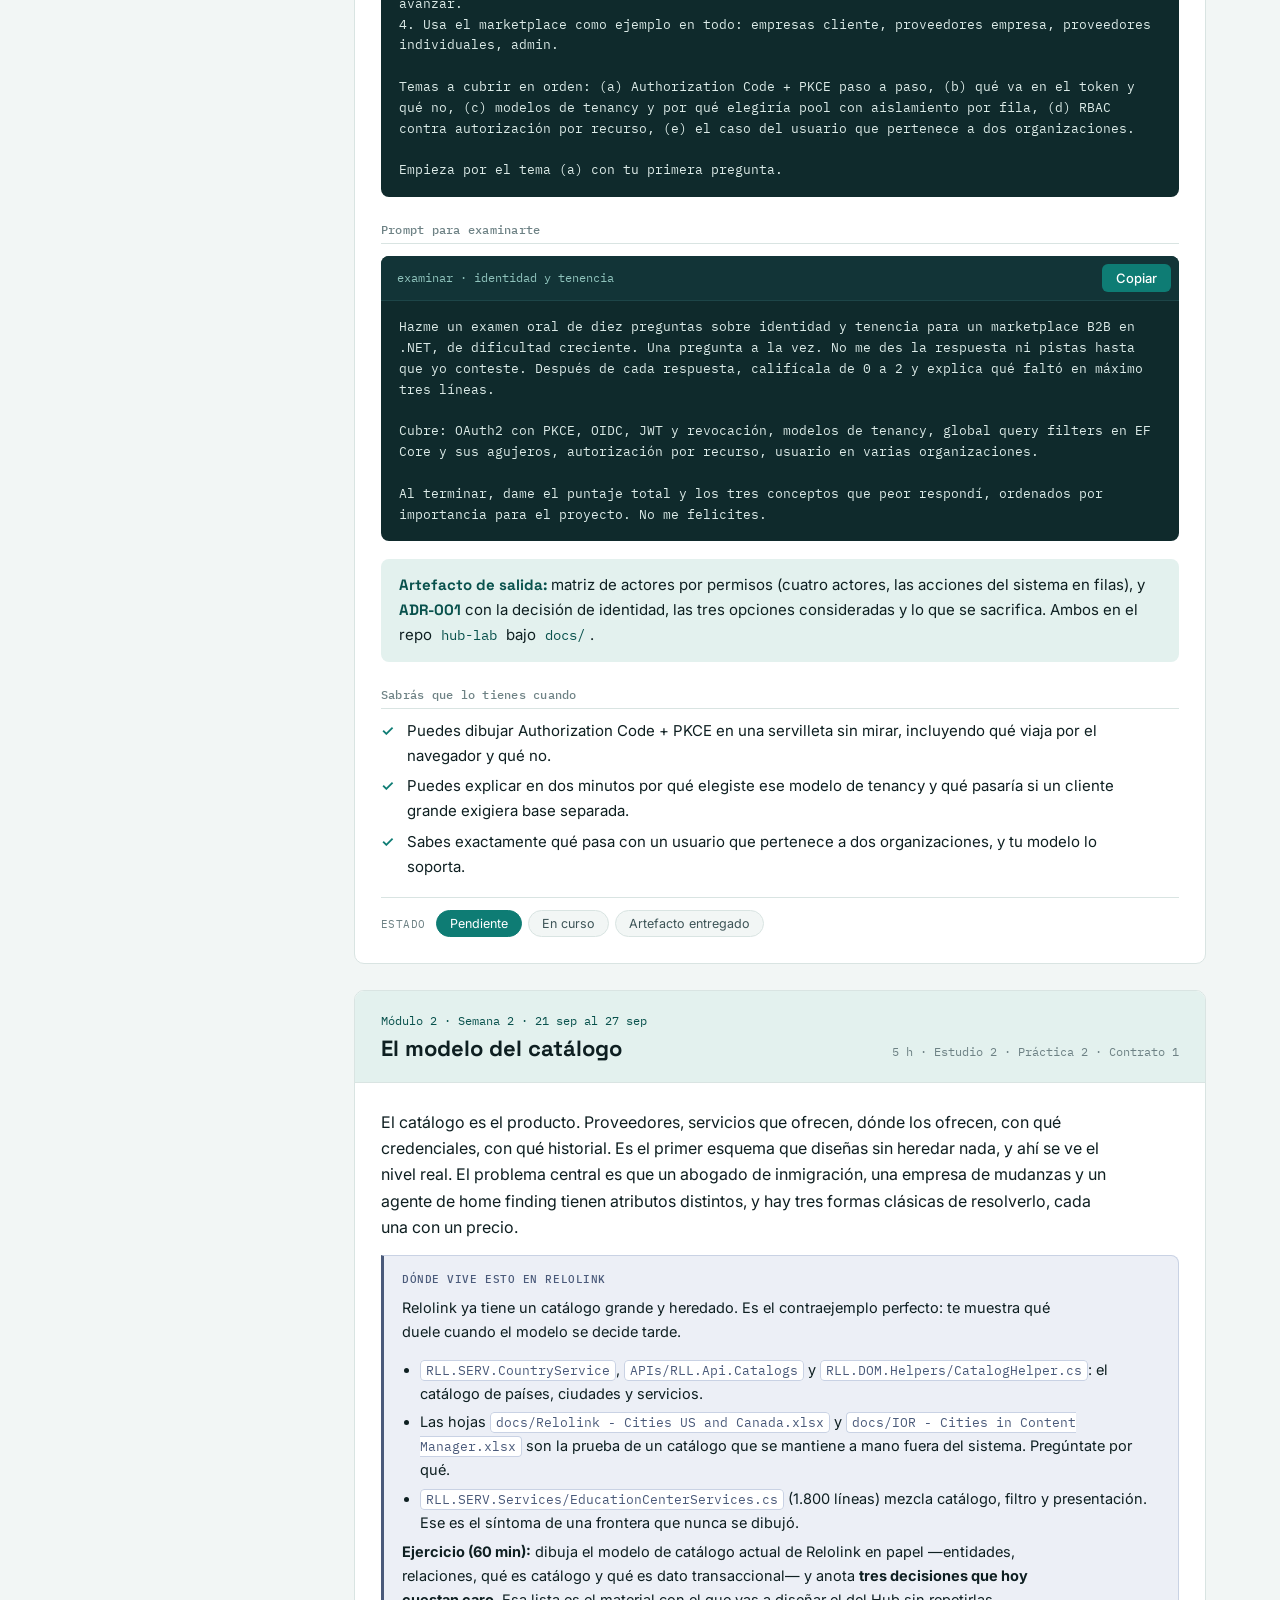
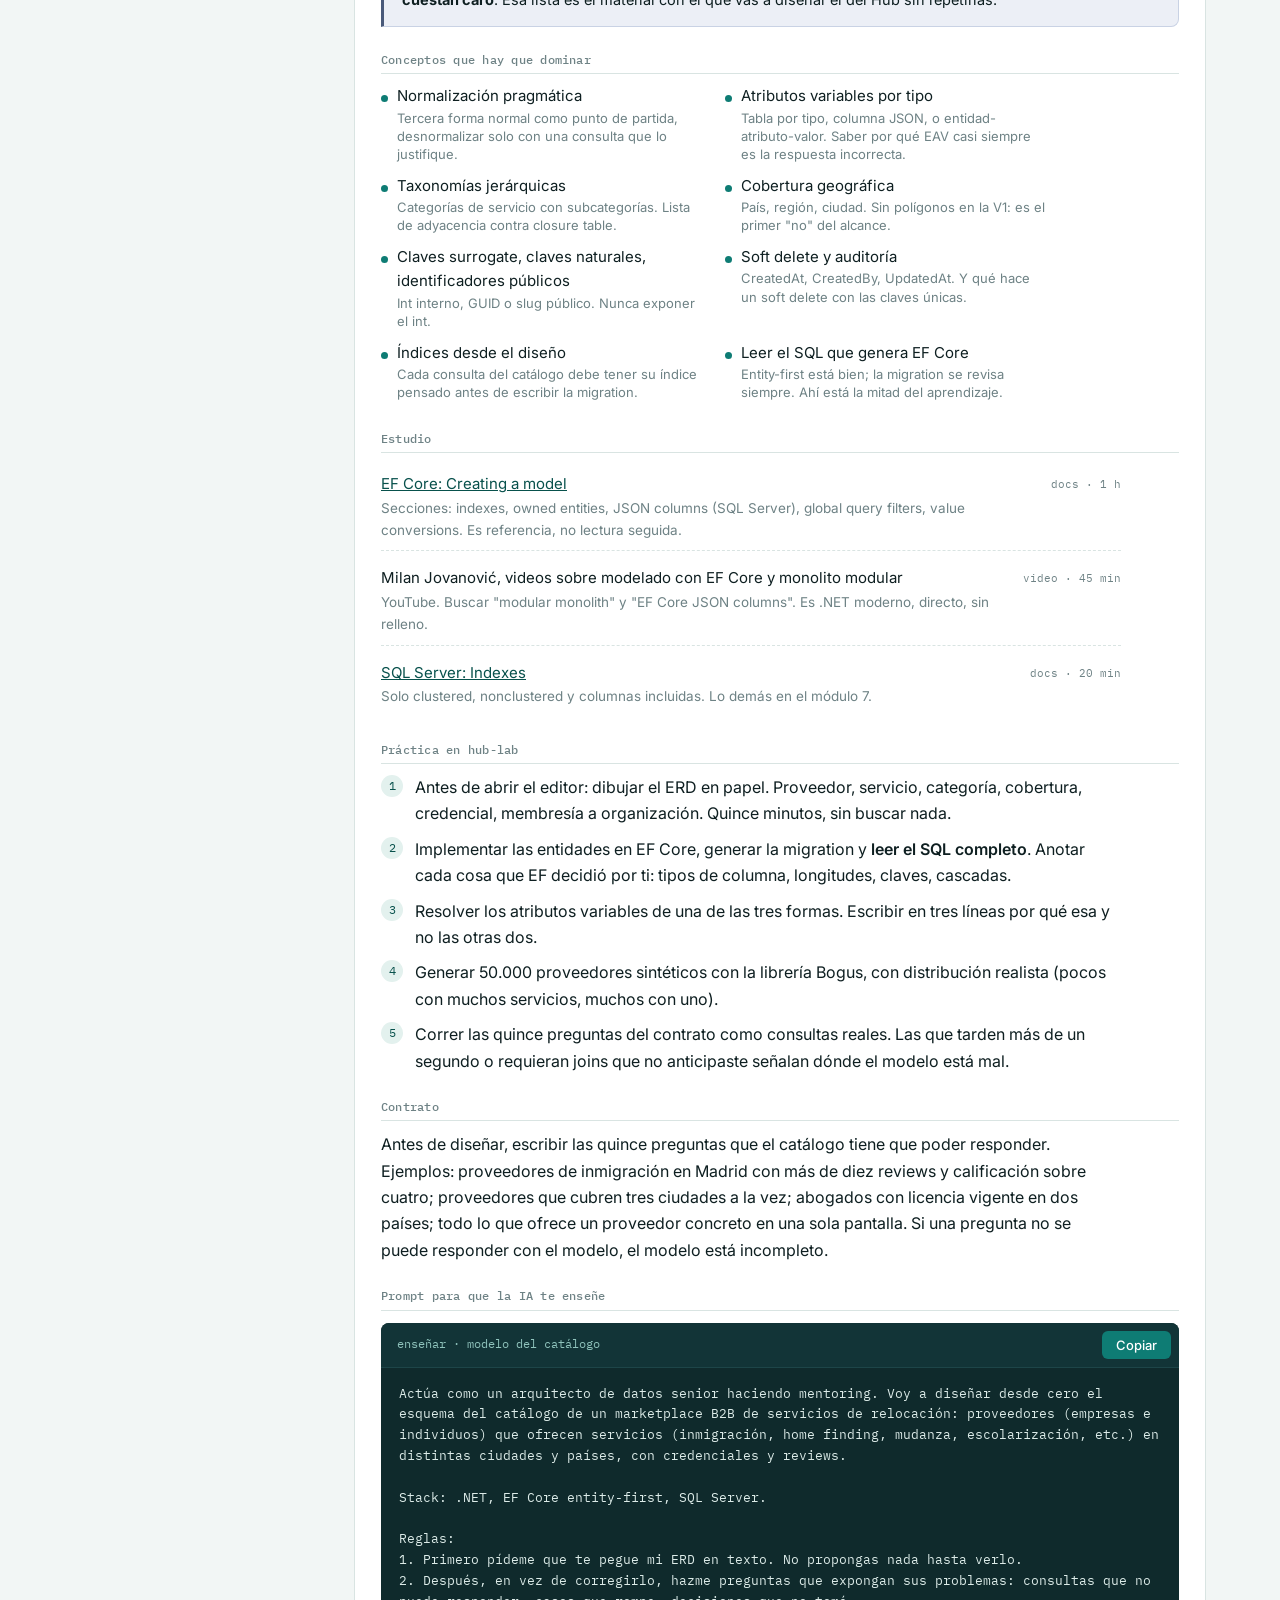
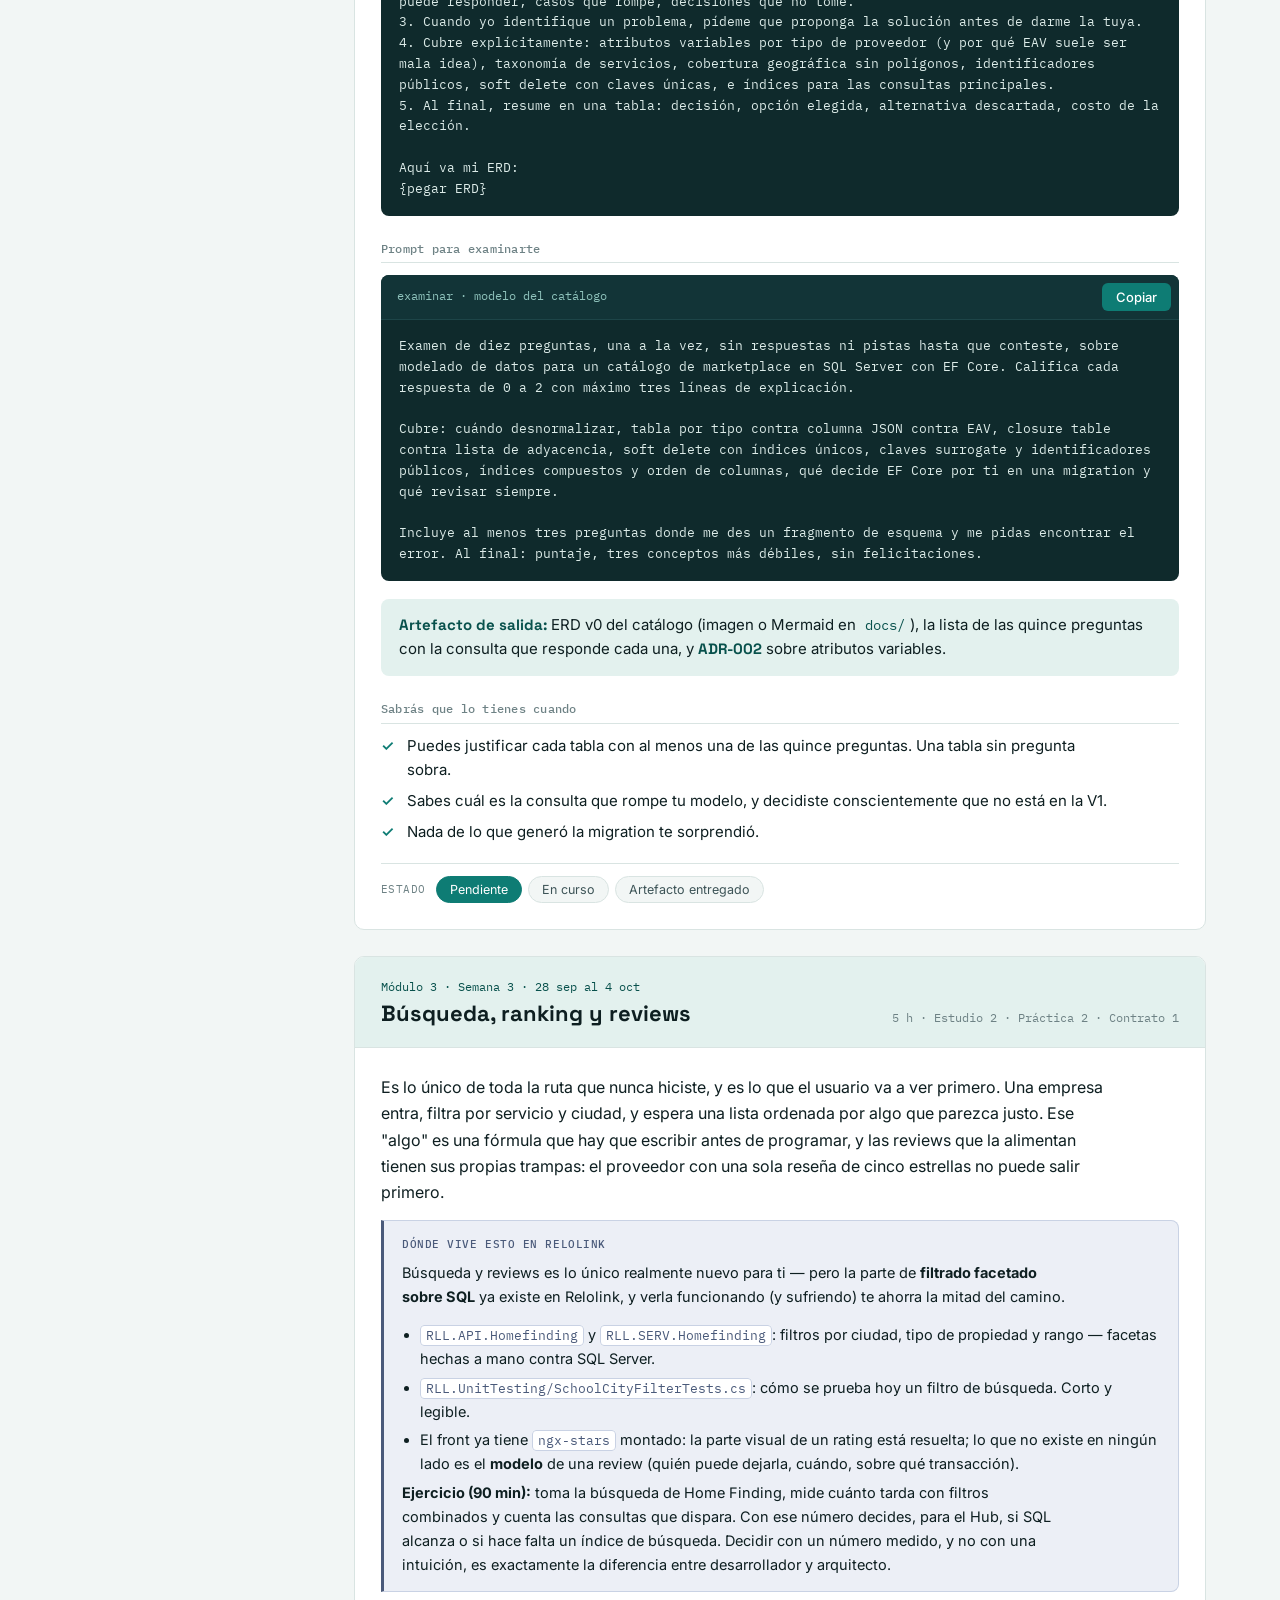
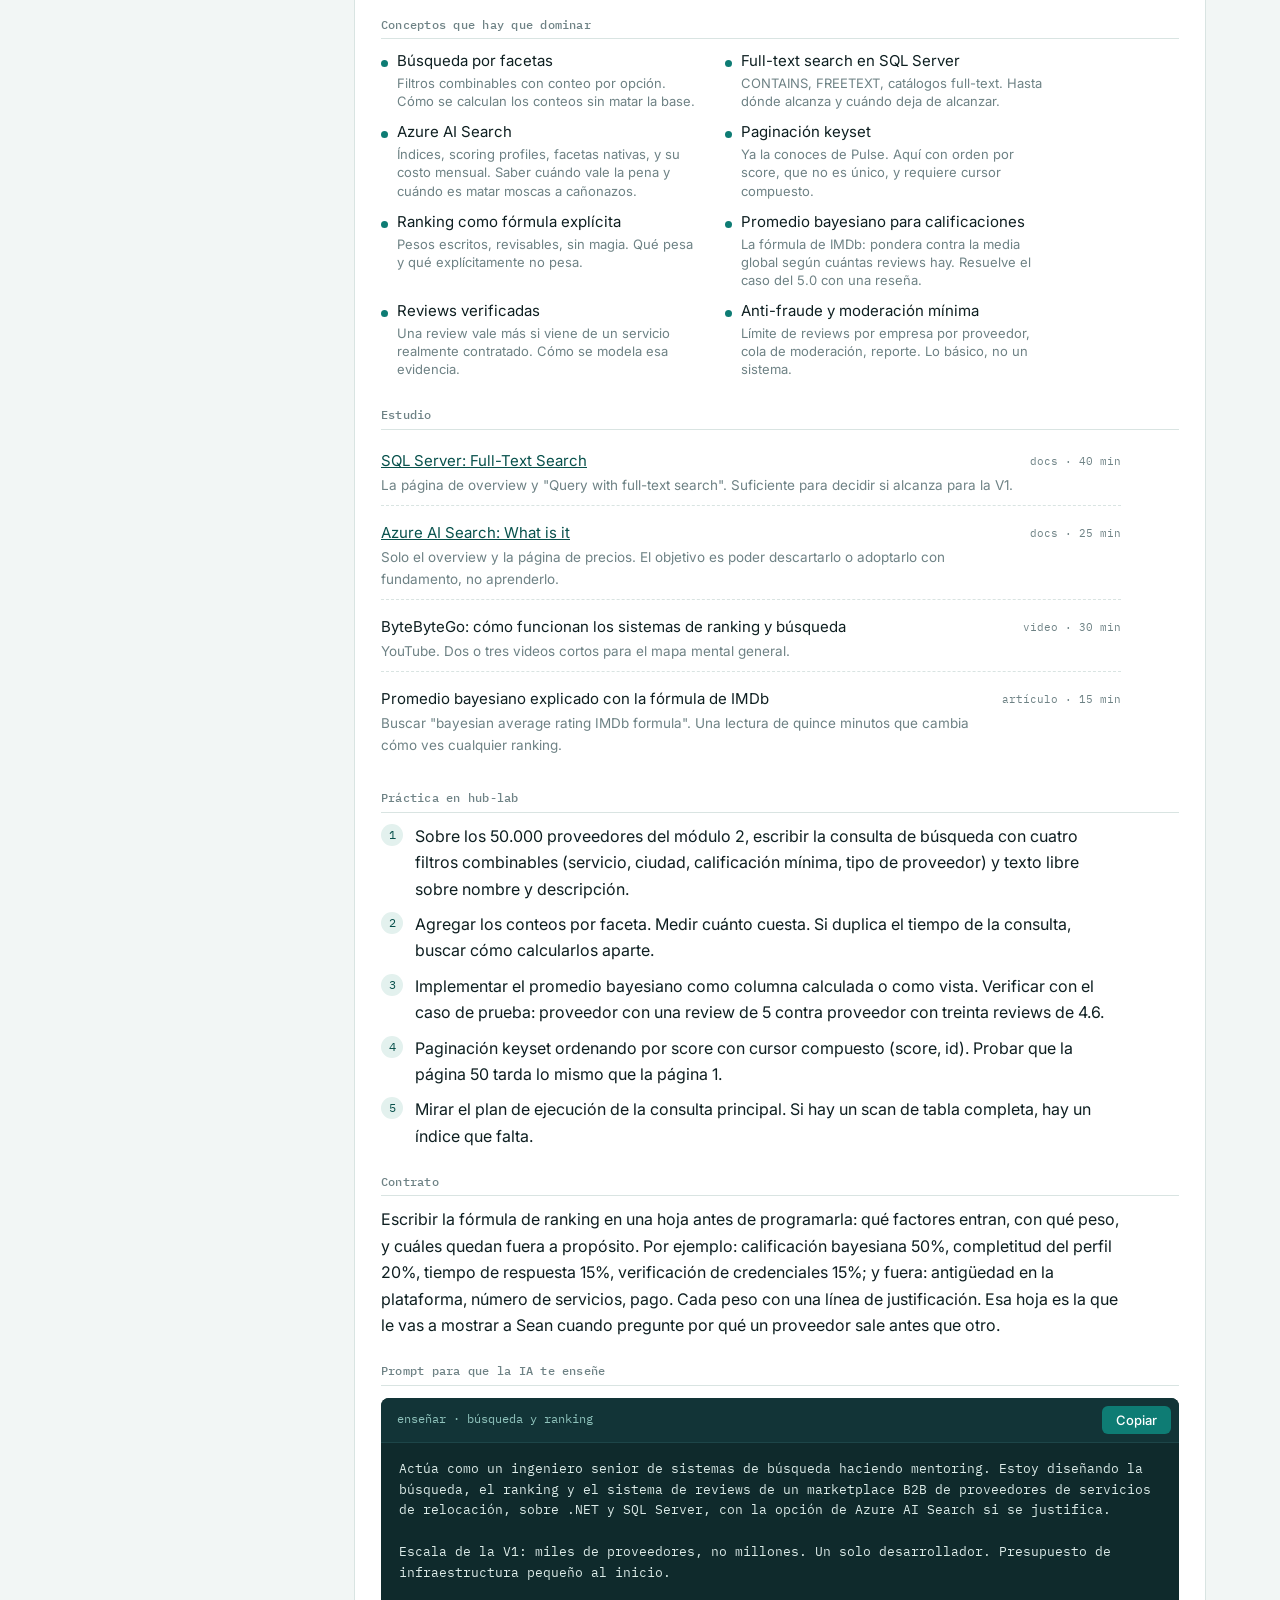
<file: arquitectura.html>
<!DOCTYPE html>
<html lang="es">
<head>
<meta charset="utf-8">
<meta name="viewport" content="width=device-width, initial-scale=1">
<title>Ruta de arquitectura para el Hub</title>
<meta name="description" content="Diez modulos hasta la V1 del Hub y siete etapas despues, anclados a los recursos reales de Relolink.">
<link rel="preconnect" href="https://fonts.googleapis.com">
<link rel="preconnect" href="https://fonts.gstatic.com" crossorigin>
<link href="https://fonts.googleapis.com/css2?family=Space+Grotesk:wght@500;700&family=Inter:wght@400;500;600&family=IBM+Plex+Mono:wght@400;500&display=swap" rel="stylesheet">
<link rel="stylesheet" href="assets/app.css?v=6">
</head>
<body>

<div class="sitebar">
  <div class="shell">
    <a class="brand" href="index.html">Ruta del Hub <span>v2</span></a>
    <nav>
      <a href="index.html">Hoy</a>
      <a href="bases.html">Bases</a>
      <a href="arquitectura.html" aria-current="page">Arquitectura</a>
      <a href="devops.html">DevOps<span class="wide"> y Azure</span></a>
    </nav>
    <span class="spacer"></span>
    <span class="pct"></span>
  </div>
</div>

<header class="hero">
  <div class="shell">
    <h1>Ruta de arquitectura para el Hub</h1>
    <p class="lede">Diez m&oacute;dulos hasta la V1 del Hub, y siete etapas despu&eacute;s hasta poder sostener el t&iacute;tulo de arquitecto en Estados Unidos o en un banco. Cada tramo con lo que hay que entender, d&oacute;nde verlo, qu&eacute; construir, c&oacute;mo hacer que la IA te ense&ntilde;e sin que aprenda por ti, y c&oacute;mo saber que ya lo tienes.</p>
    <div class="budget">
      <div><div class="k">20 h</div><div class="l">Las primeras cuatro semanas. Cuatro m&oacute;dulos, uno por semana, a 5 h/semana.</div></div>
      <div><div class="k">~110 h</div><div class="l">Los seis meses siguientes. Un m&oacute;dulo por mes, una hora diaria, atado a lo que construyes.</div></div>
      <div><div class="k">2 / 2 / 1</div><div class="l">Reparto semanal: dos horas de estudio, dos de pr&aacute;ctica, una de contrato.</div></div>
      <div><div class="k">10 + 7</div><div class="l">M&oacute;dulos hasta la V1, y etapas despu&eacute;s. Un artefacto por cada uno; sin artefacto, no cuenta.</div></div>
    </div>
  </div>
</header>

<div class="shell"><div class="grid">

<nav class="toc">
  <p class="toc-title">Contenido</p>
  <ol>
    <li><a href="#metodo">C&oacute;mo usar esta ruta</a></li>
    <li><a href="#ia">Aprender con la IA</a></li>
    <li><a href="#partida">Punto de partida</a></li>
    <li><a href="#roadmap">El roadmap completo</a></li>
    <li><a href="#septiembre">Las cuatro semanas de preparaci&oacute;n</a>
      <div class="sub">
        <a href="#m1">1 &middot; Identidad y tenencia</a>
        <a href="#m2">2 &middot; Modelo del cat&aacute;logo</a>
        <a href="#m3">3 &middot; B&uacute;squeda y reviews</a>
        <a href="#m4">4 &middot; Azure y estimaci&oacute;n</a>
      </div>
    </li>
    <li><a href="#construir">Los seis meses de construcci&oacute;n</a>
      <div class="sub">
        <a href="#m5">5 &middot; Fase 0 y est&aacute;ndares</a>
        <a href="#m6">6 &middot; Seguridad aplicada</a>
        <a href="#m7">7 &middot; Performance de datos</a>
        <a href="#m8">8 &middot; Patrones cloud</a>
        <a href="#m9">9 &middot; Observabilidad</a>
        <a href="#m10">10 &middot; Documentar</a>
      </div>
    </li>
    <li><a href="#largo">Despu&eacute;s de la V1</a>
      <div class="sub">
        <a href="#ea">A &middot; Operar el Hub</a>
        <a href="#eb">B &middot; Arquitectura formal</a>
        <a href="#ec">C &middot; Sistemas distribuidos</a>
        <a href="#ed">D &middot; Cloud y certificaci&oacute;n</a>
        <a href="#ee">E &middot; Seguridad y cumplimiento</a>
        <a href="#ef">F &middot; Dise&ntilde;o de sistemas</a>
        <a href="#eg">G &middot; Liderazgo y mercado</a>
      </div>
    </li>
    <li><a href="#plantillas">Plantillas</a></li>
    <li><a href="#recursos">Recursos</a></li>
  </ol>
</nav>

<main>


<!-- ================================================================ -->
<section id="metodo">
  <h2>Cómo usar esta ruta</h2>

  <p>Esto no es un curso. Es un plan de trabajo con diez módulos, y cada módulo termina en algo que se puede enseñar. La regla que ordena todo: <strong>si a fin de semana no hay artefacto, la semana no cuenta</strong>, por más que hayas leído.</p>

  <h3>La semana tipo</h3>
  <table>
    <thead><tr><th>Bloque</th><th>Horas</th><th>Qué se hace</th></tr></thead>
    <tbody>
      <tr><td>Estudio</td><td>2</td><td>Los recursos del módulo. Video primero, documentación después. Con una hoja al lado para anotar lo que no entendiste, que es lo único que vale la pena anotar.</td></tr>
      <tr><td>Práctica</td><td>2</td><td>El ejercicio del módulo, en código real, en un repo de laboratorio que se llama <code>hub-lab</code>. No es el repo del Hub; es el lugar donde se rompe todo sin consecuencias.</td></tr>
      <tr><td>Contrato</td><td>1</td><td>El ejercicio de escribir antes de generar. Es el bloque más importante y el más fácil de saltarse.</td></tr>
    </tbody>
  </table>

  <p>Una hora al día de lunes a viernes. Si un día no se puede, no se recupera el sábado: se acepta y se sigue. El hábito importa más que la hora perdida.</p>

  <h3>El orden importa</h3>
  <p>Los cuatro módulos de septiembre van en ese orden porque cada uno usa el anterior: el catálogo necesita saber quién lo ve, la búsqueda necesita el catálogo, y el despliegue necesita algo que desplegar. Los seis de octubre a marzo van atados al mes de construcción que corresponde, y ahí sí se pueden reordenar si el proyecto lo pide.</p>

  <div class="flag">
    <h4>Cuando llegue el documento de Sean</h4>
    <p>Se interrumpe lo que sea. Se lee, se produce el análisis de alcance con riesgos y decisiones pendientes, y después se retoma la semana donde estaba. Ese análisis es el primer artefacto real y la carta de la reunión de sueldo.</p>
  </div>
</section>

<!-- ================================================================ -->
<section id="ia">
  <h2>Aprender con la IA sin que aprenda por ti</h2>

  <p>Lo que te preocupa es real: creciste con la IA y hoy no sabes cuánto del criterio es tuyo. La solución no es dejar de usarla, es cambiar el orden. <strong>Tú produces primero, la IA corrige después.</strong> Cuando el orden es al revés, la IA produce y tú apruebas, y aprobar no enseña nada.</p>

  <h3>Tres tipos de prompt, tres momentos</h3>
  <p>Cada módulo trae los tres. Se copian con el botón y se pegan en Claude tal cual, cambiando lo que va entre llaves.</p>

  <table>
    <thead><tr><th>Prompt</th><th>Cuándo</th><th>Qué hace</th></tr></thead>
    <tbody>
      <tr><td>Enseñar</td><td>Bloque de estudio</td><td>Claude explica el tema haciéndote preguntas, no dándote un resumen. Si contestas mal, te lo dice y te lleva a la respuesta.</td></tr>
      <tr><td>Examinar</td><td>Fin de semana</td><td>Diez preguntas, una a la vez, sin la respuesta hasta que contestes. Al final te dice qué no dominas. Ese es el material de repaso de la semana siguiente.</td></tr>
      <tr><td>Revisar</td><td>Después de la práctica</td><td>Le pasas tu diseño o tu código y le pides que lo ataque con las siete preguntas fijas. No que lo mejore: que lo rompa.</td></tr>
    </tbody>
  </table>

  <h3>Cuatro reglas</h3>
  <ol>
    <li><strong>Nunca pidas el resultado antes de haberlo intentado.</strong> Si vas a diseñar un esquema, dibújalo tú en diez minutos, aunque salga mal. Después comparas. El delta entre lo tuyo y lo que sale es lo que no sabías.</li>
    <li><strong>Pide preguntas, no respuestas.</strong> "Explícame tenancy" produce un resumen que olvidas en tres días. "Hazme preguntas hasta que quede claro que entiendo tenancy" produce memoria.</li>
    <li><strong>No aceptes nada que no puedas reconstruir.</strong> Si Claude te da una explicación y no puedes repetirla con tus palabras sin mirar, no la aprendiste. Cierra el chat y explícala en voz alta.</li>
    <li><strong>Mide el delta.</strong> Cada vez que generes código, anota en una línea qué puso la IA que tú no habías anticipado. Al final del mes esa lista es tu diagnóstico, y es más honesta que cualquier autoevaluación.</li>
  </ol>

  <div class="stop">
    <h4>La trampa</h4>
    <p>Pedirle a la IA que "me haga un plan para aprender X" y sentir que avanzaste. Un plan no es aprendizaje, y este documento tampoco lo es. Lo que aprende es el artefacto de cada módulo, hecho con tus manos antes de que la IA lo toque.</p>
  </div>
</section>

<!-- ================================================================ -->
<section id="partida">
  <h2>Punto de partida</h2>

  <p>Antes de empezar conviene decir con precisión qué traes, porque cambia el plan. No partes de cero, y presentarte como si partieras de cero es un error que ya cometiste una vez en esta conversación.</p>

  <table>
    <thead><tr><th>Área</th><th>Estado</th><th>Qué significa para la ruta</th></tr></thead>
    <tbody>
      <tr><td>Backend .NET, EF Core, T-SQL</td><td>Sólido, uso diario</td><td>No se estudia. Se usa como herramienta para aprender lo demás.</td></tr>
      <tr><td>Angular, Ionic</td><td>Sólido, uso diario</td><td>Igual. El frontend del Hub no es el riesgo.</td></tr>
      <tr><td>IAM, Keycloak, OAuth2, roles, tenancy</td><td>Trabajado en el banco, oxidado</td><td>Se estudia en la <a href="bases.html#l22">lección 22 de bases</a>, y conviene adelantarla si el módulo 1 llega antes.</td></tr>
      <tr><td>API gateway, event bus, colas</td><td>Trabajado en el banco, oxidado</td><td>Se estudia en la <a href="bases.html#l25">lección 25 de bases</a> y se aplica en el módulo 8.</td></tr>
      <tr><td>Azure DevOps, pipelines, PRs</td><td>Operativo, no profundo</td><td>Se profundiza en el módulo 4 con despliegue real.</td></tr>
      <tr><td>Azure como plataforma</td><td>Superficial</td><td>Es la brecha más grande y la más fácil de cerrar, porque la documentación es buena.</td></tr>
      <tr><td>Modelado de datos desde cero</td><td>Hecho, pero siempre partiendo de algo</td><td>El módulo 2 es el primer esquema que diseñas sin heredar nada. Ahí se ve el nivel real.</td></tr>
      <tr><td>Búsqueda, ranking, reviews</td><td>Nunca hecho</td><td>Es lo único realmente nuevo, y es el corazón del producto. Módulo 3.</td></tr>
      <tr><td>Estimación, alcance, decir que no</td><td>Poco practicado</td><td>Lo que más va a definir si llegas a marzo. Módulo 4 y todos los meses después.</td></tr>
      <tr><td>Documentar decisiones (ADR, C4)</td><td>Hecho en Pulse de forma informal</td><td>Se formaliza desde el módulo 1 y se sostiene como hábito.</td></tr>
    </tbody>
  </table>
</section>

<!-- ================================================================ -->
<section id="roadmap">
  <h2>El roadmap completo, y lo que queda de él</h2>

  <p>Este es el mapa de roadmap.sh que mandaste. Está aquí completo para consultarlo, pero es un mapa de carrera de varios años, no un plan de estudio. Abajo está cruzado con lo que ya sabes y con lo que el Hub necesita.</p>

  <details open>
    <summary>Ver el roadmap original de roadmap.sh</summary>
    <div class="roadmap-wrap">
      <img src="assets/roadmap.jpg" alt="Roadmap de Software Architect de roadmap.sh, con las áreas: fundamentos, responsabilidades, habilidades, lenguajes, patrones, herramientas, arquitectura, seguridad, datos, APIs, web y móvil, frameworks, gestión, redes, operaciones y software empresarial">
    </div>
    <p style="font-size:13.5px;color:var(--muted)">Fuente: <a href="https://roadmap.sh/software-architect" target="_blank" rel="noopener">roadmap.sh/software-architect</a>. La versión interactiva tiene enlaces a recursos por cada nodo.</p>
  </details>

  <div class="prune">
    <div class="keep">
      <h4>Ya lo tienes</h4>
      <p class="sub">Se dio por recuperable con el uso. No lo fue: ahora se estudia en orden. <a href="bases.html">Temario de bases &rarr;</a></p>
      <ul>
        <li>OOP, SOLID, TDD (a nivel de uso)</li>
        <li>.NET, TypeScript, Angular</li>
        <li>REST, SQL, ACID</li>
        <li>Auth strategies, IAM</li>
        <li>API gateway, colas, event bus</li>
        <li>Layered, cliente-servidor</li>
        <li>Git, CI/CD, Scrum, Azure DevOps</li>
        <li>HTTP, HTTPS a nivel práctico</li>
      </ul>
    </div>
    <div class="keep">
      <h4>Necesario para el Hub</h4>
      <p class="sub">Los diez módulos de esta ruta.</p>
      <ul>
        <li>Modelos de tenancy</li>
        <li>Modelado de catálogo, taxonomías</li>
        <li>Búsqueda facetada, ranking</li>
        <li>OWASP, hashing, TLS, PKI básico</li>
        <li>Autorización por recurso</li>
        <li>Cloud providers (Azure), cloud design patterns</li>
        <li>Infrastructure as code, contenedores</li>
        <li>Documentación, ADRs, C4</li>
        <li>Estimar y evaluar, requirements elicitation</li>
        <li>Simplificar, decidir, comunicar</li>
        <li>DDD a nivel de fronteras entre módulos</li>
      </ul>
    </div>
    <div class="later">
      <h4>Después, o nunca</h4>
      <p class="sub">Lastre para una V1 de una persona.</p>
      <ul>
        <li>Microservicios, service mesh</li>
        <li>CQRS, event sourcing, actors</li>
        <li>Serverless como arquitectura base</li>
        <li>Microfrontends, SSR, SSG</li>
        <li>Hadoop, Spark, ETL, warehouses</li>
        <li>ESB, SOAP, BPEL, BPM, gRPC</li>
        <li>TOGAF, IAF, BABOK, UML formal</li>
        <li>ITIL, PMI, Prince2, RUP, SAFe, LeSS</li>
        <li>SAP, Salesforce, Dynamics, IBM BPM</li>
        <li>Java, Python, Go, Ruby, Scala</li>
        <li>OSI, proxies, firewalls en detalle</li>
      </ul>
    </div>
  </div>

  <div class="stop">
    <h4>Los tres que más van a tentar</h4>
    <p>CQRS, event sourcing y microservicios. Suenan a arquitecto, y en la V1 de un marketplace hecha por una persona son la vía más corta para no entregar. La decisión correcta es un <strong>monolito modular</strong>: una sola aplicación desplegable, con fronteras claras entre Identity, Catalog, Search, Reviews y Admin, cada módulo con su carpeta, sus entidades y sus servicios, sin llamadas cruzadas por debajo de la mesa. Si un día hace falta partirlo, las fronteras ya están. Sostener esa decisión cuando te tiente la otra es, en sí misma, la primera decisión de arquitecto que vas a tomar.</p>
  </div>
</section>

<!-- ================================================================ -->
<section id="septiembre">
  <h2>Septiembre: los cuatro módulos de preparación</h2>
  <p>Cuatro semanas, cuatro decisiones que después son carísimas de revertir. Todo lo demás del Hub se puede corregir en marcha; esto no.</p>

  <!-- ===== M1 ===== -->
  <article class="module" id="m1">
    <div class="module-head">
      <div><span class="n">Módulo 1 · <span data-weekrange="1">Semana 1</span></span><h3>Identidad, actores y tenencia</h3></div>
      <div class="meta">5 h · Estudio 2 · Práctica 2 · Contrato 1</div>
    </div>
    <div class="module-body">
      <p class="why">Un marketplace tiene por lo menos cuatro tipos de usuario cuyos datos no deben cruzarse: la empresa de relocación que busca, el proveedor empresa, el proveedor individual y el admin. Cómo se representa eso en la base y en el token es la decisión más cara de revertir de todo el proyecto. Es también el terreno que ya pisaste en el banco con Keycloak, así que este módulo es recuperar profundidad, no aprender de cero.</p>

      <div class="anchor">
        <h5>Dónde vive esto en Relolink</h5>
        <p>No hace falta imaginar el problema: ya trabajas dentro de uno. Relolink resuelve identidad con <b>dos sistemas a la vez</b>, y entender por qué es la mitad del módulo.</p>
        <ul>
          <li><code>APIs/RLL.Api/Program.cs</code> registra <code>IJwtProvider</code> y <code>IJwtOptions</code>: hay un emisor propio (<code>Jwt:Issuer = relolink-authentication</code>) con su propia clave y expiración de 8&nbsp;h.</li>
          <li>El front (<code>@azure/msal-angular</code>, <code>@azure/msal-browser</code>) habla además con <b>Entra ID</b> vía <code>AzureAd:ClientId</code>. Dos emisores, dos ciclos de vida de sesión.</li>
          <li>La tenencia es por <b>suscripción</b>, no por <code>TenantId</code> genérico: <code>SubscriptionProvider</code> y las entidades que heredan de <code>SubscriptionBase</code>. Las que heredan solo de <code>EntityBase</code> <b>no traen tenant</b> — ese es el agujero que buscas.</li>
        </ul>
        <p><b>Ejercicio (60 min, solo lectura):</b> elige tres endpoints de <code>APIs/RLL.Api/Controllers</code> y sigue la cadena hasta el SQL generado. ¿Cuáles filtran por suscripción y cuáles confían en que el <code>id</code> que llega ya es del tenant correcto? Escribe la respuesta antes de preguntarle a la IA.</p>
      </div>
      <div class="bridge"><span class="ico">&rarr;</span><p>Este módulo da por sabida la <a href="bases.html#l22">lección 22 de bases</a> (OAuth2, OIDC, JWT y modelos de autorización). Si todavía no la has cerrado, hazla <b>antes</b> de empezar aquí: es la única excepción razonable al orden del temario.</p></div>

      <h4>Conceptos que hay que dominar</h4>
      <ul class="concepts">
        <li>OAuth2 Authorization Code con PKCE<small>El único flujo que va a usar el Hub. Poder dibujarlo sin mirar.</small></li>
        <li>OpenID Connect y el ID token<small>Diferencia entre autenticar (OIDC) y autorizar (OAuth2).</small></li>
        <li>JWT: claims, expiración, refresh, revocación<small>Y por qué revocar un JWT es un problema de diseño, no de código.</small></li>
        <li>Modelos de tenancy: silo, pool, bridge<small>Base compartida con TenantId contra bases separadas. El Hub es pool con aislamiento por fila.</small></li>
        <li>Aislamiento por fila en EF Core<small>Global query filters por TenantId, y sus agujeros.</small></li>
        <li>RBAC, ABAC y autorización por recurso<small>El rol dice qué puedes hacer; el recurso dice sobre qué. Los dos hacen falta.</small></li>
        <li>Identidades externas: Entra External ID, Keycloak, ASP.NET Identity<small>Tres opciones, tres costos operativos distintos.</small></li>
        <li>Un usuario en varias organizaciones<small>El caso que rompe la mitad de los modelos ingenuos.</small></li>
      </ul>

      <h4>Estudio</h4>
      <ul class="res">
        <li><div>OAuth 2.0 and OpenID Connect in plain English, Nate Barbettini<small>Charla de una hora en YouTube (canal OktaDev). La mejor explicación del flujo que existe. Verla dos veces, la segunda dibujando.</small></div><span class="tag">video · 1 h</span></li>
        <li><div><a href="https://learn.microsoft.com/azure/architecture/guide/multitenant/overview" target="_blank" rel="noopener">Azure Architecture Center: Architect multitenant solutions</a><small>Leer "Tenancy models" e "Identity" completas. Saltar el resto por ahora.</small></div><span class="tag">docs · 45 min</span></li>
        <li><div><a href="https://learn.microsoft.com/aspnet/core/security/authorization/resourcebased" target="_blank" rel="noopener">ASP.NET Core: Resource-based authorization</a><small>Corta. Es el patrón que vas a usar en todo el Hub.</small></div><span class="tag">docs · 15 min</span></li>
        <li><div>Keycloak: repaso de realms, clients y mappers<small>Solo si eliges Keycloak. La documentación oficial de "Server Administration" en la sección de clients.</small></div><span class="tag">docs · opcional</span></li>
      </ul>

      <h4>Práctica en hub-lab</h4>
      <ol class="steps">
        <li>Crear una API .NET vacía y un Angular vacío. Elegir un proveedor de identidad y justificar por qué en dos frases antes de configurarlo.</li>
        <li>Login funcionando de punta a punta con Authorization Code + PKCE. Sin producto encima: el único endpoint es <code>GET /me</code> que devuelve los claims.</li>
        <li>Agregar una entidad <code>Provider</code> con <code>TenantId</code> y un global query filter en EF Core. Endpoint <code>GET /providers</code> que solo devuelve los del tenant del token.</li>
        <li>Intentar romperlo: pedir un proveedor de otro tenant por id directo. Si lo devuelve, el filtro tiene un agujero y hay que encontrarlo.</li>
        <li>Modelar en papel el caso del usuario que pertenece a dos organizaciones. Decidir si es un usuario con dos memberships o dos usuarios. Escribirlo.</li>
      </ol>

      <h4>Contrato</h4>
      <p>Antes de generar una línea del login, escribir a mano los diez casos que tiene que manejar. Los fáciles y los feos: token expirado, refresh fallido, usuario deshabilitado a mitad de sesión, mismo email en dos organizaciones, admin que se impersona como proveedor, cuenta eliminada con datos históricos. Después de implementar, comparar la lista con lo que quedó cubierto.</p>

      <h4>Prompt para que la IA te enseñe</h4>
      <div class="prompt">
        <div class="bar"><span>enseñar · identidad y tenencia</span><button type="button" data-copy>Copiar</button></div>
<pre>Actúa como un arquitecto de software senior que está haciendo mentoring a un desarrollador full stack .NET/Angular que va a diseñar la identidad y el modelo de tenencia de un marketplace B2B de servicios de relocación.

Mi contexto: trabajé seis meses en arquitectura bancaria con Keycloak, IAM y roles, pero llevo tres años en frontend y estoy oxidado. Sé programar; lo que necesito recuperar es el criterio de diseño.

Reglas de esta sesión:
1. No me des resúmenes. Enséñame haciéndome preguntas, una a la vez, y espera mi respuesta antes de seguir.
2. Si contesto mal, dímelo sin suavizar y guíame hasta que llegue a la respuesta correcta por mí mismo.
3. Cada vez que introduzcas un concepto nuevo, pídeme que lo explique con mis palabras antes de avanzar.
4. Usa el marketplace como ejemplo en todo: empresas cliente, proveedores empresa, proveedores individuales, admin.

Temas a cubrir en orden: (a) Authorization Code + PKCE paso a paso, (b) qué va en el token y qué no, (c) modelos de tenancy y por qué elegiría pool con aislamiento por fila, (d) RBAC contra autorización por recurso, (e) el caso del usuario que pertenece a dos organizaciones.

Empieza por el tema (a) con tu primera pregunta.</pre>
      </div>

      <h4>Prompt para examinarte</h4>
      <div class="prompt">
        <div class="bar"><span>examinar · identidad y tenencia</span><button type="button" data-copy>Copiar</button></div>
<pre>Hazme un examen oral de diez preguntas sobre identidad y tenencia para un marketplace B2B en .NET, de dificultad creciente. Una pregunta a la vez. No me des la respuesta ni pistas hasta que yo conteste. Después de cada respuesta, califícala de 0 a 2 y explica qué faltó en máximo tres líneas.

Cubre: OAuth2 con PKCE, OIDC, JWT y revocación, modelos de tenancy, global query filters en EF Core y sus agujeros, autorización por recurso, usuario en varias organizaciones.

Al terminar, dame el puntaje total y los tres conceptos que peor respondí, ordenados por importancia para el proyecto. No me felicites.</pre>
      </div>

      <div class="artifact"><b>Artefacto de salida:</b> matriz de actores por permisos (cuatro actores, las acciones del sistema en filas), y <b>ADR-001</b> con la decisión de identidad, las tres opciones consideradas y lo que se sacrifica. Ambos en el repo <code>hub-lab</code> bajo <code>docs/</code>.</div>

      <h4>Sabrás que lo tienes cuando</h4>
      <ul class="know">
        <li>Puedes dibujar Authorization Code + PKCE en una servilleta sin mirar, incluyendo qué viaja por el navegador y qué no.</li>
        <li>Puedes explicar en dos minutos por qué elegiste ese modelo de tenancy y qué pasaría si un cliente grande exigiera base separada.</li>
        <li>Sabes exactamente qué pasa con un usuario que pertenece a dos organizaciones, y tu modelo lo soporta.</li>
      </ul>
    </div>
  </article>

  <!-- ===== M2 ===== -->
  <article class="module" id="m2">
    <div class="module-head">
      <div><span class="n">Módulo 2 · <span data-weekrange="2">Semana 2</span></span><h3>El modelo del catálogo</h3></div>
      <div class="meta">5 h · Estudio 2 · Práctica 2 · Contrato 1</div>
    </div>
    <div class="module-body">
      <p class="why">El catálogo es el producto. Proveedores, servicios que ofrecen, dónde los ofrecen, con qué credenciales, con qué historial. Es el primer esquema que diseñas sin heredar nada, y ahí se ve el nivel real. El problema central es que un abogado de inmigración, una empresa de mudanzas y un agente de home finding tienen atributos distintos, y hay tres formas clásicas de resolverlo, cada una con un precio.</p>

      <div class="anchor">
        <h5>Dónde vive esto en Relolink</h5>
        <p>Relolink ya tiene un catálogo grande y heredado. Es el contraejemplo perfecto: te muestra qué duele cuando el modelo se decide tarde.</p>
        <ul>
          <li><code>RLL.SERV.CountryService</code>, <code>APIs/RLL.Api.Catalogs</code> y <code>RLL.DOM.Helpers/CatalogHelper.cs</code>: el catálogo de países, ciudades y servicios.</li>
          <li>Las hojas <code>docs/Relolink - Cities US and Canada.xlsx</code> y <code>docs/IOR - Cities in Content Manager.xlsx</code> son la prueba de un catálogo que se mantiene a mano fuera del sistema. Pregúntate por qué.</li>
          <li><code>RLL.SERV.Services/EducationCenterServices.cs</code> (1.800 líneas) mezcla catálogo, filtro y presentación. Ese es el síntoma de una frontera que nunca se dibujó.</li>
        </ul>
        <p><b>Ejercicio (60 min):</b> dibuja el modelo de catálogo actual de Relolink en papel —entidades, relaciones, qué es catálogo y qué es dato transaccional— y anota <b>tres decisiones que hoy cuestan caro</b>. Esa lista es el material con el que vas a diseñar el del Hub sin repetirlas.</p>
      </div>

      <h4>Conceptos que hay que dominar</h4>
      <ul class="concepts">
        <li>Normalización pragmática<small>Tercera forma normal como punto de partida, desnormalizar solo con una consulta que lo justifique.</small></li>
        <li>Atributos variables por tipo<small>Tabla por tipo, columna JSON, o entidad-atributo-valor. Saber por qué EAV casi siempre es la respuesta incorrecta.</small></li>
        <li>Taxonomías jerárquicas<small>Categorías de servicio con subcategorías. Lista de adyacencia contra closure table.</small></li>
        <li>Cobertura geográfica<small>País, región, ciudad. Sin polígonos en la V1: es el primer "no" del alcance.</small></li>
        <li>Claves surrogate, claves naturales, identificadores públicos<small>Int interno, GUID o slug público. Nunca exponer el int.</small></li>
        <li>Soft delete y auditoría<small>CreatedAt, CreatedBy, UpdatedAt. Y qué hace un soft delete con las claves únicas.</small></li>
        <li>Índices desde el diseño<small>Cada consulta del catálogo debe tener su índice pensado antes de escribir la migration.</small></li>
        <li>Leer el SQL que genera EF Core<small>Entity-first está bien; la migration se revisa siempre. Ahí está la mitad del aprendizaje.</small></li>
      </ul>

      <h4>Estudio</h4>
      <ul class="res">
        <li><div><a href="https://learn.microsoft.com/ef/core/modeling/" target="_blank" rel="noopener">EF Core: Creating a model</a><small>Secciones: indexes, owned entities, JSON columns (SQL Server), global query filters, value conversions. Es referencia, no lectura seguida.</small></div><span class="tag">docs · 1 h</span></li>
        <li><div>Milan Jovanović, videos sobre modelado con EF Core y monolito modular<small>YouTube. Buscar "modular monolith" y "EF Core JSON columns". Es .NET moderno, directo, sin relleno.</small></div><span class="tag">video · 45 min</span></li>
        <li><div><a href="https://learn.microsoft.com/sql/relational-databases/indexes/indexes" target="_blank" rel="noopener">SQL Server: Indexes</a><small>Solo clustered, nonclustered y columnas incluidas. Lo demás en el módulo 7.</small></div><span class="tag">docs · 20 min</span></li>
      </ul>

      <h4>Práctica en hub-lab</h4>
      <ol class="steps">
        <li>Antes de abrir el editor: dibujar el ERD en papel. Proveedor, servicio, categoría, cobertura, credencial, membresía a organización. Quince minutos, sin buscar nada.</li>
        <li>Implementar las entidades en EF Core, generar la migration y <strong>leer el SQL completo</strong>. Anotar cada cosa que EF decidió por ti: tipos de columna, longitudes, claves, cascadas.</li>
        <li>Resolver los atributos variables de una de las tres formas. Escribir en tres líneas por qué esa y no las otras dos.</li>
        <li>Generar 50.000 proveedores sintéticos con la librería Bogus, con distribución realista (pocos con muchos servicios, muchos con uno).</li>
        <li>Correr las quince preguntas del contrato como consultas reales. Las que tarden más de un segundo o requieran joins que no anticipaste señalan dónde el modelo está mal.</li>
      </ol>

      <h4>Contrato</h4>
      <p>Antes de diseñar, escribir las quince preguntas que el catálogo tiene que poder responder. Ejemplos: proveedores de inmigración en Madrid con más de diez reviews y calificación sobre cuatro; proveedores que cubren tres ciudades a la vez; abogados con licencia vigente en dos países; todo lo que ofrece un proveedor concreto en una sola pantalla. Si una pregunta no se puede responder con el modelo, el modelo está incompleto.</p>

      <h4>Prompt para que la IA te enseñe</h4>
      <div class="prompt">
        <div class="bar"><span>enseñar · modelo del catálogo</span><button type="button" data-copy>Copiar</button></div>
<pre>Actúa como un arquitecto de datos senior haciendo mentoring. Voy a diseñar desde cero el esquema del catálogo de un marketplace B2B de servicios de relocación: proveedores (empresas e individuos) que ofrecen servicios (inmigración, home finding, mudanza, escolarización, etc.) en distintas ciudades y países, con credenciales y reviews.

Stack: .NET, EF Core entity-first, SQL Server.

Reglas:
1. Primero pídeme que te pegue mi ERD en texto. No propongas nada hasta verlo.
2. Después, en vez de corregirlo, hazme preguntas que expongan sus problemas: consultas que no puede responder, casos que rompe, decisiones que no tomé.
3. Cuando yo identifique un problema, pídeme que proponga la solución antes de darme la tuya.
4. Cubre explícitamente: atributos variables por tipo de proveedor (y por qué EAV suele ser mala idea), taxonomía de servicios, cobertura geográfica sin polígonos, identificadores públicos, soft delete con claves únicas, e índices para las consultas principales.
5. Al final, resume en una tabla: decisión, opción elegida, alternativa descartada, costo de la elección.

Aquí va mi ERD:
{pegar ERD}</pre>
      </div>

      <h4>Prompt para examinarte</h4>
      <div class="prompt">
        <div class="bar"><span>examinar · modelo del catálogo</span><button type="button" data-copy>Copiar</button></div>
<pre>Examen de diez preguntas, una a la vez, sin respuestas ni pistas hasta que conteste, sobre modelado de datos para un catálogo de marketplace en SQL Server con EF Core. Califica cada respuesta de 0 a 2 con máximo tres líneas de explicación.

Cubre: cuándo desnormalizar, tabla por tipo contra columna JSON contra EAV, closure table contra lista de adyacencia, soft delete con índices únicos, claves surrogate y identificadores públicos, índices compuestos y orden de columnas, qué decide EF Core por ti en una migration y qué revisar siempre.

Incluye al menos tres preguntas donde me des un fragmento de esquema y me pidas encontrar el error. Al final: puntaje, tres conceptos más débiles, sin felicitaciones.</pre>
      </div>

      <div class="artifact"><b>Artefacto de salida:</b> ERD v0 del catálogo (imagen o Mermaid en <code>docs/</code>), la lista de las quince preguntas con la consulta que responde cada una, y <b>ADR-002</b> sobre atributos variables.</div>

      <h4>Sabrás que lo tienes cuando</h4>
      <ul class="know">
        <li>Puedes justificar cada tabla con al menos una de las quince preguntas. Una tabla sin pregunta sobra.</li>
        <li>Sabes cuál es la consulta que rompe tu modelo, y decidiste conscientemente que no está en la V1.</li>
        <li>Nada de lo que generó la migration te sorprendió.</li>
      </ul>
    </div>
  </article>

  <!-- ===== M3 ===== -->
  <article class="module" id="m3">
    <div class="module-head">
      <div><span class="n">Módulo 3 · <span data-weekrange="3">Semana 3</span></span><h3>Búsqueda, ranking y reviews</h3></div>
      <div class="meta">5 h · Estudio 2 · Práctica 2 · Contrato 1</div>
    </div>
    <div class="module-body">
      <p class="why">Es lo único de toda la ruta que nunca hiciste, y es lo que el usuario va a ver primero. Una empresa entra, filtra por servicio y ciudad, y espera una lista ordenada por algo que parezca justo. Ese "algo" es una fórmula que hay que escribir antes de programar, y las reviews que la alimentan tienen sus propias trampas: el proveedor con una sola reseña de cinco estrellas no puede salir primero.</p>

      <div class="anchor">
        <h5>Dónde vive esto en Relolink</h5>
        <p>Búsqueda y reviews es lo único realmente nuevo para ti — pero la parte de <b>filtrado facetado sobre SQL</b> ya existe en Relolink, y verla funcionando (y sufriendo) te ahorra la mitad del camino.</p>
        <ul>
          <li><code>RLL.API.Homefinding</code> y <code>RLL.SERV.Homefinding</code>: filtros por ciudad, tipo de propiedad y rango — facetas hechas a mano contra SQL Server.</li>
          <li><code>RLL.UnitTesting/SchoolCityFilterTests.cs</code>: cómo se prueba hoy un filtro de búsqueda. Corto y legible.</li>
          <li>El front ya tiene <code>ngx-stars</code> montado: la parte visual de un rating está resuelta; lo que no existe en ningún lado es el <b>modelo</b> de una review (quién puede dejarla, cuándo, sobre qué transacción).</li>
        </ul>
        <p><b>Ejercicio (90 min):</b> toma la búsqueda de Home Finding, mide cuánto tarda con filtros combinados y cuenta las consultas que dispara. Con ese número decides, para el Hub, si SQL alcanza o si hace falta un índice de búsqueda. Decidir con un número medido, y no con una intuición, es exactamente la diferencia entre desarrollador y arquitecto.</p>
      </div>

      <h4>Conceptos que hay que dominar</h4>
      <ul class="concepts">
        <li>Búsqueda por facetas<small>Filtros combinables con conteo por opción. Cómo se calculan los conteos sin matar la base.</small></li>
        <li>Full-text search en SQL Server<small>CONTAINS, FREETEXT, catálogos full-text. Hasta dónde alcanza y cuándo deja de alcanzar.</small></li>
        <li>Azure AI Search<small>Índices, scoring profiles, facetas nativas, y su costo mensual. Saber cuándo vale la pena y cuándo es matar moscas a cañonazos.</small></li>
        <li>Paginación keyset<small>Ya la conoces de Pulse. Aquí con orden por score, que no es único, y requiere cursor compuesto.</small></li>
        <li>Ranking como fórmula explícita<small>Pesos escritos, revisables, sin magia. Qué pesa y qué explícitamente no pesa.</small></li>
        <li>Promedio bayesiano para calificaciones<small>La fórmula de IMDb: pondera contra la media global según cuántas reviews hay. Resuelve el caso del 5.0 con una reseña.</small></li>
        <li>Reviews verificadas<small>Una review vale más si viene de un servicio realmente contratado. Cómo se modela esa evidencia.</small></li>
        <li>Anti-fraude y moderación mínima<small>Límite de reviews por empresa por proveedor, cola de moderación, reporte. Lo básico, no un sistema.</small></li>
      </ul>

      <h4>Estudio</h4>
      <ul class="res">
        <li><div><a href="https://learn.microsoft.com/sql/relational-databases/search/full-text-search" target="_blank" rel="noopener">SQL Server: Full-Text Search</a><small>La página de overview y "Query with full-text search". Suficiente para decidir si alcanza para la V1.</small></div><span class="tag">docs · 40 min</span></li>
        <li><div><a href="https://learn.microsoft.com/azure/search/search-what-is-azure-search" target="_blank" rel="noopener">Azure AI Search: What is it</a><small>Solo el overview y la página de precios. El objetivo es poder descartarlo o adoptarlo con fundamento, no aprenderlo.</small></div><span class="tag">docs · 25 min</span></li>
        <li><div>ByteByteGo: cómo funcionan los sistemas de ranking y búsqueda<small>YouTube. Dos o tres videos cortos para el mapa mental general.</small></div><span class="tag">video · 30 min</span></li>
        <li><div>Promedio bayesiano explicado con la fórmula de IMDb<small>Buscar "bayesian average rating IMDb formula". Una lectura de quince minutos que cambia cómo ves cualquier ranking.</small></div><span class="tag">artículo · 15 min</span></li>
      </ul>

      <h4>Práctica en hub-lab</h4>
      <ol class="steps">
        <li>Sobre los 50.000 proveedores del módulo 2, escribir la consulta de búsqueda con cuatro filtros combinables (servicio, ciudad, calificación mínima, tipo de proveedor) y texto libre sobre nombre y descripción.</li>
        <li>Agregar los conteos por faceta. Medir cuánto cuesta. Si duplica el tiempo de la consulta, buscar cómo calcularlos aparte.</li>
        <li>Implementar el promedio bayesiano como columna calculada o como vista. Verificar con el caso de prueba: proveedor con una review de 5 contra proveedor con treinta reviews de 4.6.</li>
        <li>Paginación keyset ordenando por score con cursor compuesto (score, id). Probar que la página 50 tarda lo mismo que la página 1.</li>
        <li>Mirar el plan de ejecución de la consulta principal. Si hay un scan de tabla completa, hay un índice que falta.</li>
      </ol>

      <h4>Contrato</h4>
      <p>Escribir la fórmula de ranking en una hoja antes de programarla: qué factores entran, con qué peso, y cuáles quedan fuera a propósito. Por ejemplo: calificación bayesiana 50%, completitud del perfil 20%, tiempo de respuesta 15%, verificación de credenciales 15%; y fuera: antigüedad en la plataforma, número de servicios, pago. Cada peso con una línea de justificación. Esa hoja es la que le vas a mostrar a Sean cuando pregunte por qué un proveedor sale antes que otro.</p>

      <h4>Prompt para que la IA te enseñe</h4>
      <div class="prompt">
        <div class="bar"><span>enseñar · búsqueda y ranking</span><button type="button" data-copy>Copiar</button></div>
<pre>Actúa como un ingeniero senior de sistemas de búsqueda haciendo mentoring. Estoy diseñando la búsqueda, el ranking y el sistema de reviews de un marketplace B2B de proveedores de servicios de relocación, sobre .NET y SQL Server, con la opción de Azure AI Search si se justifica.

Escala de la V1: miles de proveedores, no millones. Un solo desarrollador. Presupuesto de infraestructura pequeño al inicio.

Reglas:
1. Enseña con preguntas, una a la vez. No me des la solución hasta que yo haya propuesto una.
2. Empieza pidiéndome mi fórmula de ranking escrita. Después atácala: qué caso la rompe, qué factor es manipulable por un proveedor, qué pasa con uno nuevo sin reviews.
3. Después pídeme cómo pienso resolver las facetas con conteo, y hazme calcular el costo de mi propuesta.
4. Cubre: full-text de SQL Server contra Azure AI Search para esta escala, paginación keyset con orden no único, promedio bayesiano, reviews verificadas, y el mínimo de anti-fraude.
5. Cierra con una tabla de decisiones: qué elegí, qué descarté, cuándo tendría que revisarlo.

Mi fórmula de ranking:
{pegar fórmula}</pre>
      </div>

      <h4>Prompt para examinarte</h4>
      <div class="prompt">
        <div class="bar"><span>examinar · búsqueda y ranking</span><button type="button" data-copy>Copiar</button></div>
<pre>Examen de diez preguntas, una a la vez, sin pistas, sobre búsqueda y ranking en un marketplace de escala media con SQL Server y .NET. Califica 0 a 2, máximo tres líneas por corrección.

Cubre: facetas con conteo y su costo, full-text search y sus límites, cuándo justificar Azure AI Search, keyset con orden no único, promedio bayesiano (pídeme la fórmula y que la calcule con un ejemplo numérico), reviews verificadas, manipulación del ranking por proveedores.

Al menos dos preguntas deben darme una consulta o un plan de ejecución y pedirme encontrar el problema. Al final: puntaje, tres conceptos más débiles, sin felicitaciones.</pre>
      </div>

      <div class="artifact"><b>Artefacto de salida:</b> documento de diseño de búsqueda y ranking con la fórmula justificada y sus pesos, modelo de reviews con verificación, y <b>ADR-003</b> sobre el motor de búsqueda elegido para la V1 y la condición para revisarlo.</div>

      <h4>Sabrás que lo tienes cuando</h4>
      <ul class="know">
        <li>Puedes explicarle a Sean en un minuto por qué un proveedor con una review de cinco no sale primero, y él lo entiende.</li>
        <li>Sabes el número de proveedores a partir del cual el full-text de SQL Server deja de alcanzar, y por qué la V1 está lejos de ese número.</li>
        <li>Tu búsqueda con cuatro filtros y facetas responde en menos de 200 ms sobre 50.000 filas.</li>
      </ul>
    </div>
  </article>

  <!-- ===== M4 ===== -->
  <article class="module" id="m4">
    <div class="module-head">
      <div><span class="n">Módulo 4 · <span data-weekrange="4">Semana 4</span></span><h3>Azure, entornos y estimación</h3></div>
      <div class="meta">5 h · Estudio 2 · Práctica 2 · Contrato 1</div>
    </div>
    <div class="module-body">
      <p class="why">La brecha más grande que tienes y la más fácil de cerrar, porque la plataforma es aburrida a propósito y la documentación es buena. El objetivo no es saber Azure: es que exista un entorno real antes de octubre, que sepas cuánto cuesta el Hub al mes en cada etapa, y que tengas una estimación con supuestos escritos. Eso último es lo que decide si llegas a marzo.</p>

      <div class="anchor">
        <h5>Dónde vive esto en Relolink</h5>
        <p>Relolink ya corre sobre la Azure que vas a aprender. No es un entorno de práctica: es el inventario real que puedes leer hoy.</p>
        <ul>
          <li><b>App Services:</b> <code>relolink-api-qa</code> con slot <code>staging</code> en el grupo <code>RelolinkQARG</code>; producción en <code>RelolinkProdRg</code>. El slot ya existe — casi nadie lo está aprovechando.</li>
          <li><b>Functions:</b> <code>relolink-notification-center-function</code> y el procesador de facturación.</li>
          <li><b>Storage:</b> contenedor blob <code>private</code> y colas <code>send-notification-email</code> y <code>reminders</code>. <b>Notification Hubs</b> sobre un namespace de Service Bus. <b>Azure SignalR</b> y <b>Redis</b> configurados.</li>
          <li><b>Pipelines:</b> <code>back-deploy-qa.yml</code> y <code>back-deploy-prod.yml</code>, más cuatro del front. Service connection <code>RelolinkQA-Azure</code>.</li>
          <li><b>Azurite</b> corriendo en tu máquina: emulador de blob, cola y tabla. Practicar colas no te cuesta un centavo ni toca nada de la empresa.</li>
        </ul>
        <p><b>Ejercicio (90 min):</b> dibuja el diagrama de infraestructura de Relolink con lo de arriba y ponle <b>precio mensual estimado</b> a cada pieza con la calculadora de Azure. Después haz el mismo ejercicio para el Hub. Saber cuánto cuesta lo que diseñas es la parte de "arquitecto" que casi nadie practica.</p>
      </div>
      <div class="bridge"><span class="ico">&rarr;</span><p>Este módulo es el empalme con la otra vía. Haz en paralelo las <a href="devops.html#f0">fases 0 y 1 de DevOps</a>: ahí desarmas esos mismos pipelines paso a paso, y lo que aquí es un diagrama, allá es un pipeline que corre.</p></div>

      <h4>Conceptos que hay que dominar</h4>
      <ul class="concepts">
        <li>App Service: planes, slots, escalado<small>Un plan Basic al inicio, un slot de staging, swap para desplegar. Nada más en la V1.</small></li>
        <li>Azure SQL: tiers y modelo de compra<small>DTU contra vCore, serverless para desarrollo. Saber leer la calculadora de precios.</small></li>
        <li>Key Vault y managed identity<small>Ningún secreto en configuración. La app se autentica como ella misma, sin contraseñas.</small></li>
        <li>Application Insights<small>Se conecta el día uno, aunque no se mire hasta el módulo 9.</small></li>
        <li>Bicep<small>Leerlo y modificarlo. Que la infraestructura esté en el repo, no en clics.</small></li>
        <li>Pipelines YAML en Azure DevOps<small>Ya los usas. Aquí con build, test, deploy a staging, aprobación manual, swap a producción.</small></li>
        <li>Cuatro entornos y para qué sirve cada uno<small>Local, dev, staging, prod. Es la propuesta que hiciste para la app actual; aquí la aplicas desde cero.</small></li>
        <li>Estimación por descomposición<small>Partir hasta que cada pieza sea de uno a tres días, sumar, y después revisar dónde fuiste optimista.</small></li>
      </ul>

      <h4>Estudio</h4>
      <ul class="res">
        <li><div><a href="https://learn.microsoft.com/training/paths/az-204-create-azure-app-service-web-apps/" target="_blank" rel="noopener">Microsoft Learn: ruta AZ-204, App Service</a><small>Solo los módulos de App Service y de Key Vault. El resto de AZ-204 no hace falta.</small></div><span class="tag">curso gratis · 1.5 h</span></li>
        <li><div><a href="https://learn.microsoft.com/azure/azure-resource-manager/bicep/quickstart-create-bicep-use-visual-studio-code" target="_blank" rel="noopener">Bicep quickstart</a><small>Media hora. Suficiente para que la práctica no sea a ciegas.</small></div><span class="tag">docs · 30 min</span></li>
        <li><div><a href="https://learn.microsoft.com/azure/well-architected/" target="_blank" rel="noopener">Azure Well-Architected Framework</a><small>Solo leer los cinco pilares en la página de overview. Son las cinco preguntas con las que se revisa cualquier diseño.</small></div><span class="tag">docs · 20 min</span></li>
        <li><div><a href="https://azure.microsoft.com/pricing/calculator/" target="_blank" rel="noopener">Azure Pricing Calculator</a><small>Armar tres escenarios: mes uno, mes seis, mil proveedores activos.</small></div><span class="tag">herramienta · 20 min</span></li>
      </ul>

      <h4>Práctica en hub-lab</h4>
      <ol class="steps">
        <li>Escribir el Bicep de App Service, Azure SQL, Key Vault y App Insights. Desplegarlo a un resource group de laboratorio.</li>
        <li>Pipeline YAML que compila, corre tests, despliega a slot de staging, pide aprobación y hace swap. Probar el flujo completo con el login del módulo 1.</li>
        <li>Conectar la app a la base usando managed identity, sin connection string con contraseña en ningún lado.</li>
        <li>Cronometrar cuánto tardas en levantar todo desde cero con el Bicep. Si es más de una hora, algo está en clics y no en código.</li>
        <li>Presupuesto mensual en tres escenarios con la calculadora, en una tabla de una página.</li>
      </ol>

      <h4>Contrato</h4>
      <p>Estimar el Hub completo descomponiéndolo hasta piezas de uno a tres días. Sumar. Después hacer el ejercicio incómodo: revisar la lista y marcar dónde fuiste optimista. Casi siempre es en la carga inicial de datos, el panel de administración, el manejo de errores, y el onboarding de proveedores. Agregar un 20% de reserva y escribir los supuestos: qué asumiste que existe, qué asumiste que no cambia, qué depende de terceros.</p>

      <h4>Prompt para que la IA te enseñe</h4>
      <div class="prompt">
        <div class="bar"><span>enseñar · azure y estimación</span><button type="button" data-copy>Copiar</button></div>
<pre>Actúa como un arquitecto cloud senior con experiencia en Azure para startups, haciendo mentoring. Voy a desplegar la V1 de un marketplace B2B: API .NET, frontend Angular, SQL Server, un solo desarrollador, presupuesto pequeño al inicio pero con intención de escalar a miles de proveedores.

Reglas:
1. Enseña con preguntas. Antes de proponer, pídeme mi diseño de infraestructura y mi presupuesto mensual estimado.
2. Atácalo: qué está sobredimensionado para el mes uno, qué me va a doler en el mes seis, qué secreto está donde no debe, qué no puedo recrear desde código.
3. Cubre: App Service con slots, Azure SQL y modelo de compra, Key Vault con managed identity, App Insights, Bicep, pipeline con aprobación y swap, y los cuatro entornos.
4. Después pasa a estimación: pídeme mi descomposición del proyecto y señálame dónde soy optimista, con base en patrones típicos de proyectos de este tipo.
5. Cierra con una tabla: componente, tier elegido para V1, costo mensual aproximado, cuándo escalarlo.

Mi diseño y presupuesto:
{pegar}</pre>
      </div>

      <h4>Prompt para examinarte</h4>
      <div class="prompt">
        <div class="bar"><span>examinar · azure y estimación</span><button type="button" data-copy>Copiar</button></div>
<pre>Examen de diez preguntas, una a la vez, sin pistas, sobre despliegue en Azure de una aplicación .NET/Angular con SQL Server para una startup, y sobre estimación de proyectos de software. Califica 0 a 2, máximo tres líneas por corrección.

Cubre: App Service (planes, slots, swap), Azure SQL (DTU/vCore/serverless), Key Vault y managed identity, Bicep, pipelines con aprobación, entornos, costos, y estimación por descomposición con reserva.

Al menos tres preguntas deben ser escenarios: "tienes esta situación, qué haces y por qué". Al final: puntaje, tres conceptos más débiles, sin felicitaciones.</pre>
      </div>

      <div class="artifact"><b>Artefacto de salida:</b> diagrama de arquitectura de una página (contexto y contenedores, estilo C4), Bicep y pipeline funcionando en <code>hub-lab</code>, presupuesto en tres escenarios, y la estimación de la V1 con supuestos y reserva. Con el análisis de alcance del documento de Sean, esto es lo que se lleva a la reunión.</div>

      <h4>Sabrás que lo tienes cuando</h4>
      <ul class="know">
        <li>Puedes levantar el entorno completo desde cero en menos de una hora, solo con el repo.</li>
        <li>Sabes cuánto cuesta el Hub al mes en el mes uno, en el mes seis y con mil proveedores, y puedes defender cada número.</li>
        <li>Tu estimación tiene supuestos escritos y una reserva, y sabes cuáles son las tres piezas que probablemente subestimaste.</li>
      </ul>
    </div>
  </article>
</section>

<!-- ================================================================ -->
<section id="construir">
  <h2>Octubre a marzo: aprender construyendo</h2>
  <p>Seis módulos, uno por mes, cada uno atado a lo que se construye ese mes. Ya no hay repo de laboratorio: la práctica es el Hub. La hora diaria se mantiene, y el reparto cambia a una hora de estudio y cuatro de aplicación sobre el proyecto real. Los prompts de examen siguen siendo semanales.</p>

  <!-- ===== M5 ===== -->
  <article class="module" id="m5">
    <div class="module-head">
      <div><span class="n">Módulo 5 · Mes 1 · octubre</span><h3>Fase 0: estándares y desarrollo con IA</h3></div>
      <div class="meta">Atado a: setup del repo del Hub</div>
    </div>
    <div class="module-body">
      <p class="why">Lo que llamaste "primero, primero, primero de todo": convenciones, documentación y guardas que hacen que el código generado parezca del equipo y que cualquiera que entre en marzo entienda qué es cada cosa. Tienes razón en que va primero. La única corrección es el tiempo: dos semanas y se cierra. Se versiona después, no se perfecciona antes.</p>

      <div class="anchor">
        <h5>Dónde vive esto en Relolink</h5>
        <p>Tus estándares no son teóricos: ya los escribiste, repartidos en varios sitios. Este módulo es consolidarlos.</p>
        <ul>
          <li>Los <code>CLAUDE.md</code> de la raíz y de cada repo: convenciones de tickets, de estilos, de comentarios, de migraciones.</li>
          <li><code>docs/deuda-tecnica.md</code>: el índice vivo de lo que queda fuera al cerrar un requerimiento. Un artefacto de arquitectura, aunque no se llame así.</li>
          <li><code>docs/prs/</code> y <code>docs/tickets/</code>: el formato de entrega que ya usas con el jefe y los clientes.</li>
        </ul>
        <p><b>Ejercicio:</b> convierte todo eso en un solo <code>STANDARDS.md</code> del Hub, con las reglas expresadas de forma <b>verificable</b> ("todo endpoint filtra por suscripción" y no "cuidar el multi-tenant"). Si una regla no se puede revisar leyendo un diff, todavía no es una regla.</p>
      </div>
      <div class="bridge"><span class="ico">&rarr;</span><p>El mismo archivo alimenta el <a href="devops.html#extra">copiloto de revisión de PRs</a> y las <a href="devops.html#f5">branch policies</a> de la fase 5. Escríbelo una vez, úsalo en tres lados.</p></div>

      <h4>Conceptos que hay que dominar</h4>
      <ul class="concepts">
        <li>Contexto del repositorio para la IA<small>Un <code>CLAUDE.md</code> en la raíz: stack, estructura, convenciones, patrones permitidos y prohibidos. Es lo que más mejora la calidad de lo generado.</small></li>
        <li>Monolito modular en .NET<small>Un proyecto por módulo de dominio (Identity, Catalog, Search, Reviews, Admin), fronteras explícitas, sin referencias cruzadas de entidades.</small></li>
        <li>Definition of Done y plantilla de PR<small>Reusar las reglas de Pulse. El Hub nace cumpliendo lo que Pulse mide.</small></li>
        <li>Estrategia de tests<small>Unit para el dominio, integración para repositorios con Testcontainers, un e2e de humo. Y por escrito qué no se testea.</small></li>
        <li>Gates de CI<small>Build, formato, análisis estático, tests. El pipeline rechaza; tú no revisas a mano lo que una máquina puede rechazar.</small></li>
        <li>ADRs desde el commit uno<small>Los cinco primeros ya existen de septiembre. Se mueven al repo del Hub.</small></li>
        <li>Datos de semilla y entorno local reproducible<small>Docker Compose con SQL Server, seed con Bogus. Clonar y correr en diez minutos.</small></li>
        <li>Estándares de código en Angular y .NET<small>ESLint, Prettier, EditorConfig, analyzers de .NET. Configurados una vez, aplicados por el pipeline.</small></li>
      </ul>

      <h4>Estudio</h4>
      <ul class="res">
        <li><div>Milan Jovanović: Modular Monolith Architecture<small>YouTube y su curso. Es la referencia práctica para .NET moderno. Ver la estructura de proyectos y las reglas de fronteras.</small></div><span class="tag">video/curso</span></li>
        <li><div><a href="https://adr.github.io/" target="_blank" rel="noopener">ADR: Architecture Decision Records</a><small>El formato y los ejemplos. Quince minutos.</small></div><span class="tag">docs · 15 min</span></li>
        <li><div><a href="https://testcontainers.com/guides/getting-started-with-testcontainers-for-dotnet/" target="_blank" rel="noopener">Testcontainers para .NET</a><small>Tests de integración contra SQL Server real en contenedor. Es lo que hace que los tests de repositorio valgan algo.</small></div><span class="tag">docs · 30 min</span></li>
        <li><div><a href="https://docs.anthropic.com/en/docs/claude-code/memory" target="_blank" rel="noopener">Claude Code: memoria y CLAUDE.md</a><small>Cómo estructurar el contexto del repo para que la IA lo respete.</small></div><span class="tag">docs · 15 min</span></li>
      </ul>

      <h4>Práctica en el Hub</h4>
      <ol class="steps">
        <li>Estructura de solución del monolito modular con los cinco módulos vacíos y las reglas de referencia entre proyectos.</li>
        <li>Escribir <code>CLAUDE.md</code> a mano, sin generarlo. Después pedirle a Claude que lo critique con el prompt de abajo.</li>
        <li>Pipeline con los gates. Primer test de integración con Testcontainers contra una entidad real.</li>
        <li>Docker Compose para local, seed data, README de diez minutos. Probarlo en una máquina limpia.</li>
        <li>Cerrar la Fase 0 el día 14 aunque falte algo. Lo que falte, va a un ticket.</li>
      </ol>

      <h4>Prompt para revisar tu CLAUDE.md</h4>
      <div class="prompt">
        <div class="bar"><span>revisar · contexto del repo</span><button type="button" data-copy>Copiar</button></div>
<pre>Actúa como un tech lead que va a recibir a un desarrollador nuevo, y como el modelo de IA que va a trabajar en este repositorio con Claude Code. Te pego el CLAUDE.md que escribí para el Hub.

Evalúalo desde las dos perspectivas:
1. Como desarrollador nuevo: ¿qué no entendería en los primeros diez minutos? ¿Qué convención está implícita y debería ser explícita?
2. Como IA que genera código aquí: ¿qué instrucción es ambigua y me llevaría a producir algo que no encaja? ¿Qué patrón prohibido no está listado? ¿Qué decisión de arquitectura falta y me obligaría a adivinar?

No lo reescribas. Dame una lista de omisiones y ambigüedades, ordenada por el daño que causarían, y para cada una la pregunta que yo debería contestar para cerrarla.

Mi CLAUDE.md:
{pegar}</pre>
      </div>

      <div class="artifact"><b>Artefacto de salida:</b> repo del Hub con estructura modular, <code>CLAUDE.md</code>, plantilla de PR, pipeline con gates, entorno local en Docker, y los ADR 001 a 005 en <code>docs/adr/</code>.</div>
    </div>
  </article>

  <!-- ===== M6 ===== -->
  <article class="module" id="m6">
    <div class="module-head">
      <div><span class="n">Módulo 6 · Mes 2 · noviembre</span><h3>Autorización por recurso y seguridad aplicada</h3></div>
      <div class="meta">Atado a: catálogo y perfiles</div>
    </div>
    <div class="module-body">
      <p class="why">En noviembre el Hub ya tiene datos de proveedores reales y empresas que los ven. Cada endpoint que devuelve o modifica algo tiene que responder no solo "¿puede este rol hacer esto?" sino "¿puede este usuario hacerlo sobre este registro?". La mayoría de las fugas de datos en marketplaces son ese segundo check que faltó.</p>

      <div class="anchor">
        <h5>Dónde vive esto en Relolink</h5>
        <p>Aquí tienes un caso real y urgente, no un ejercicio. <b>Léelo como auditoría, arréglalo como trabajo.</b></p>
        <ul>
          <li><code>APIs/RLL.Api/appsettings.json</code> tiene committeados en el repositorio la <b>clave de firma del JWT</b>, una connection string y el endpoint de Notification Hubs con su token de acceso. Cualquiera con acceso de lectura al repo puede firmar tokens válidos.</li>
          <li>No hay Key Vault en la cadena: los pipelines despliegan con variables del propio Azure DevOps.</li>
          <li><code>RLL.DOM.Helpers/RoleHelper.cs</code> y los <code>ValidateRoles</code> de los servicios: la autorización por rol existe, pero la <b>autorización por recurso</b> ("este usuario sobre <i>esta</i> iniciación") está repartida y es desigual.</li>
        </ul>
        <p><b>Ejercicio (dos sesiones):</b> (1) inventario de secrets — dónde está cada uno, quién puede leerlo, qué pasa si se filtra; (2) plan de migración a Key Vault + rotación, en pasos que alguien pueda ejecutar sin ti. Eso es un entregable que se presenta, no un commit.</p>
      </div>
      <div class="bridge"><span class="ico">&rarr;</span><p>La mecánica de variable groups, secrets y Key Vault está en la <a href="devops.html#f2">fase 2 de DevOps</a>. Aquí decides <i>qué</i> proteger; allá aprendes <i>cómo</i>.</p></div>

      <h4>Conceptos que hay que dominar</h4>
      <ul class="concepts">
        <li>OWASP Top 10, uno por uno<small>No la lista: cada punto aplicado a un endpoint concreto del Hub.</small></li>
        <li>IDOR y autorización por recurso<small>Insecure Direct Object Reference. El proveedor 4521 pidiendo el 4522. Se resuelve con <code>IAuthorizationHandler</code> por recurso.</small></li>
        <li>Validación de entrada y modelado de errores<small>FluentValidation o equivalente, y errores que no revelan estructura interna.</small></li>
        <li>Rate limiting<small>El middleware nativo de ASP.NET. Por IP y por usuario, más estricto en login y en búsqueda.</small></li>
        <li>Cabeceras de seguridad y CORS estricto<small>Diez minutos de configuración que evitan una categoría entera de problemas.</small></li>
        <li>Threat modeling ligero<small>STRIDE sobre los tres flujos principales. Una tarde, una tabla. No un sistema.</small></li>
        <li>Datos personales y GDPR mínimo<small>Los proveedores individuales son personas. Qué se guarda, por cuánto tiempo, cómo se borra.</small></li>
        <li>Análisis de dependencias<small>Alertas de vulnerabilidades en paquetes, en el pipeline.</small></li>
      </ul>

      <h4>Estudio</h4>
      <ul class="res">
        <li><div><a href="https://owasp.org/www-project-top-ten/" target="_blank" rel="noopener">OWASP Top 10</a><small>Leer las diez categorías con sus ejemplos. Después, la práctica es aplicarlas al código propio.</small></div><span class="tag">docs · 1 h</span></li>
        <li><div><a href="https://learn.microsoft.com/aspnet/core/security/" target="_blank" rel="noopener">ASP.NET Core: Security</a><small>Authorization con handlers, rate limiting, data protection. Referencia por sección.</small></div><span class="tag">docs</span></li>
        <li><div><a href="https://cheatsheetseries.owasp.org/" target="_blank" rel="noopener">OWASP Cheat Sheet Series</a><small>Las de Authorization, Input Validation y REST Security. Cortas y prácticas.</small></div><span class="tag">docs</span></li>
      </ul>

      <h4>Práctica en el Hub</h4>
      <ol class="steps">
        <li>Tabla STRIDE de los tres flujos: login, edición de perfil de proveedor, búsqueda. Una tarde.</li>
        <li>Implementar autorización por recurso para proveedor y organización, y un test por cada caso de IDOR.</li>
        <li>Recorrer el OWASP Top 10 contra el código real y anotar hallazgos como tickets.</li>
        <li>Rate limiting, cabeceras, CORS. Verificar con una herramienta externa de análisis de cabeceras.</li>
      </ol>

      <h4>Prompt para revisar</h4>
      <div class="prompt">
        <div class="bar"><span>revisar · seguridad de un endpoint</span><button type="button" data-copy>Copiar</button></div>
<pre>Actúa como un pentester con experiencia en aplicaciones .NET. Te pego el código de un endpoint del Hub, un marketplace B2B donde empresas ven y contactan proveedores.

No me digas que está bien. Intenta romperlo. Para cada intento dime: qué harías como atacante, qué obtendrías, y qué categoría del OWASP Top 10 es. Prioriza: IDOR y autorización por recurso, validación de entrada, exposición de información en errores, ausencia de límites.

Después dame el test unitario o de integración que demostraría cada vulnerabilidad, para que yo lo escriba antes de corregir.

Código:
{pegar}</pre>
      </div>

      <div class="artifact"><b>Artefacto de salida:</b> tabla STRIDE, handlers de autorización por recurso con sus tests, checklist OWASP recorrido con hallazgos convertidos en tickets, <b>ADR-006</b> sobre política de autorización.</div>
    </div>
  </article>

  <!-- ===== M7 ===== -->
  <article class="module" id="m7">
    <div class="module-head">
      <div><span class="n">Módulo 7 · Mes 3 · diciembre</span><h3>Performance de datos</h3></div>
      <div class="meta">Atado a: búsqueda y filtros sobre datos reales</div>
    </div>
    <div class="module-body">
      <p class="why">En diciembre la búsqueda pasa de laboratorio a producto. Con datos reales aparecen las consultas que en el laboratorio tardaban 50 ms y ahora tardan 3 segundos. Este módulo es leer planes de ejecución como se lee un stack trace, y saber qué hacer con ellos.</p>

      <div class="anchor">
        <h5>Dónde vive esto en Relolink</h5>
        <p>Relolink tiene el mejor laboratorio de performance que podrías pedir: código real, datos reales y una copia local de la base de producción.</p>
        <ul>
          <li><code>RLL.SERV.Services/Assignee/InitiationServices.cs</code>: <b>7.648 líneas</b> en un solo servicio. Métodos que arman listados completos en memoria antes de filtrar.</li>
          <li>Redis ya está enchufado (<code>AddStackExchangeRedisCache</code> en <code>Program.cs</code>, <code>DistributedCacheHelper.cs</code>) — pero casi no se usa. Averigua por qué antes de proponer usarlo más.</li>
          <li>Tu copia local de <code>relolink-prod1</code>: volumen real para medir. Sin volumen real, medir no significa nada.</li>
        </ul>
        <p><b>Ejercicio (90 min):</b> toma el endpoint de listado de iniciaciones, captura el SQL que genera EF, cuéntalo (¿es un N+1?), mídelo, y escribe <b>una sola</b> mejora con el antes y el después en milisegundos. Una mejora medida vale más que diez sospechadas.</p>
      </div>

      <h4>Conceptos que hay que dominar</h4>
      <ul class="concepts">
        <li>Planes de ejecución<small>Scan contra seek, key lookup, hash join, estimaciones equivocadas. Leerlos en SQL Server Management Studio.</small></li>
        <li>Índices compuestos y columnas incluidas<small>El orden de las columnas importa. Un índice cubriente evita el lookup.</small></li>
        <li>N+1 con EF Core<small>Detectarlo con logging de consultas. Resolverlo con proyección, no con Include indiscriminado. <code>AsSplitQuery</code> cuando corresponde.</small></li>
        <li>Proyección a DTOs<small>Nunca traer la entidad completa para mostrar tres campos.</small></li>
        <li>Caching con criterio<small>In-memory primero. Redis solo cuando haya más de una instancia. Invalidación explícita, no por tiempo.</small></li>
        <li>Paginación keyset en producción<small>Con el orden por score del módulo 3, sobre datos reales.</small></li>
        <li>Carga masiva y actualización de agregados<small>Recalcular el promedio bayesiano no puede ser una consulta por proveedor.</small></li>
        <li>Pruebas de carga básicas<small>k6 o similar. Un script, cinco escenarios, correrlo antes de cada release.</small></li>
      </ul>

      <h4>Estudio</h4>
      <ul class="res">
        <li><div><a href="https://learn.microsoft.com/sql/relational-databases/performance/execution-plans" target="_blank" rel="noopener">SQL Server: Execution plans</a><small>Overview y "Display an actual execution plan". Después, práctica sobre las consultas propias.</small></div><span class="tag">docs · 45 min</span></li>
        <li><div><a href="https://learn.microsoft.com/ef/core/performance/" target="_blank" rel="noopener">EF Core: Performance</a><small>Efficient querying, y la sección de N+1 y split queries.</small></div><span class="tag">docs · 45 min</span></li>
        <li><div>Brent Ozar: How to Think Like the SQL Server Engine<small>YouTube. Es la mejor introducción a por qué el motor hace lo que hace. Larga, pero vale cada minuto.</small></div><span class="tag">video · 1.5 h</span></li>
        <li><div><a href="https://k6.io/docs/" target="_blank" rel="noopener">k6</a><small>Solo el getting started. Un script de carga en veinte minutos.</small></div><span class="tag">docs · 20 min</span></li>
      </ul>

      <h4>Práctica en el Hub</h4>
      <ol class="steps">
        <li>Generar 200.000 proveedores en staging. Correr las cinco consultas principales con plan de ejecución real.</li>
        <li>Meta: las cinco por debajo de 100 ms. Índice por índice, midiendo antes y después.</li>
        <li>Activar el log de consultas de EF Core en una sesión de uso normal y buscar N+1. Corregir con proyección.</li>
        <li>Script de k6 con cinco escenarios. Guardarlo en el repo y en el pipeline como paso manual.</li>
      </ol>

      <h4>Prompt para revisar</h4>
      <div class="prompt">
        <div class="bar"><span>revisar · consulta lenta</span><button type="button" data-copy>Copiar</button></div>
<pre>Actúa como un DBA senior de SQL Server. Te pego una consulta generada por EF Core, su plan de ejecución en texto, y los índices existentes en las tablas involucradas.

Antes de proponer nada, hazme tres preguntas para asegurarte de que entiendo lo que el plan está diciendo. Después explícame qué operador es el problema y por qué, con el número de filas estimadas contra reales.

Recién ahí propón la corrección: índice, reescritura de la consulta LINQ, o cambio de modelo. Para cada propuesta dime el costo: escrituras más lentas, espacio, mantenimiento.

Consulta, plan e índices:
{pegar}</pre>
      </div>

      <div class="artifact"><b>Artefacto de salida:</b> las cinco consultas principales documentadas con su plan y su índice, script de carga en el repo, y <b>ADR-007</b> sobre estrategia de caching.</div>
    </div>
  </article>

  <!-- ===== M8 ===== -->
  <article class="module" id="m8">
    <div class="module-head">
      <div><span class="n">Módulo 8 · Mes 4 · enero</span><h3>Patrones cloud y trabajo en segundo plano</h3></div>
      <div class="meta">Atado a: reviews, onboarding, notificaciones</div>
    </div>
    <div class="module-body">
      <p class="why">En enero aparecen las cosas que no deben pasar dentro de una petición HTTP: enviar el email de bienvenida, recalcular el ranking, notificar a un proveedor que recibió una review. Es donde recuperas lo del banco, colas y eventos, pero a la escala correcta: un hosted service y una cola, no un bus empresarial.</p>

      <div class="anchor">
        <h5>Dónde vive esto en Relolink</h5>
        <p>Los patrones cloud de este módulo ya están implementados en Relolink. No los vas a construir de cero: los vas a <b>auditar</b>, que enseña más.</p>
        <ul>
          <li><b>Colas:</b> <code>send-notification-email</code> y <code>reminders</code>, con <code>QueueHelper</code> en <code>Domain/RLL.DOM.Shares/NotificationCenter/</code>.</li>
          <li><b>Consumidores:</b> <code>AzureFunctions/NotificationCenter</code> con <code>QueueTrigger</code> (<code>SendNotification</code>, <code>SaveNotification</code>, <code>ReminderProcessor</code>) y varios <code>TimerTrigger</code> (<code>ReminderChecker</code>, <code>AdvisoryAlertScheduler</code>, <code>AssigneeAccessRevoker</code>, <code>DeviceRegistrationReconciler</code>).</li>
          <li><b>Trabajo programado:</b> <code>AzureFunctions/BillingProcessor</code> con <code>InvoicingFunction</code>.</li>
          <li><b>Tiempo real:</b> <code>MapHub&lt;ChatHub&gt;("/hubs/chat")</code> sobre Azure SignalR.</li>
        </ul>
        <p><b>Ejercicio (dos sesiones):</b> para <b>una</b> de esas funciones responde por escrito: ¿qué pasa si el mensaje se procesa dos veces? ¿si falla a la mitad? ¿a dónde va después de N reintentos? ¿alguien se entera? Las cuatro preguntas son idempotencia, atomicidad, dead-letter y observabilidad — los cuatro conceptos del módulo, sobre código que ya se ejecuta en producción.</p>
      </div>
      <div class="bridge"><span class="ico">&rarr;</span><p>Practica contra <b>Azurite</b>, el emulador que ya corre en tu máquina (<code>UseDevelopmentStorage=true</code>). Colas y blobs gratis, sin tocar nada de la empresa.</p></div>

      <h4>Conceptos que hay que dominar</h4>
      <ul class="concepts">
        <li>Patrones de diseño cloud de Azure<small>Retry, circuit breaker, queue-based load leveling, cache-aside. Cuatro de los treinta. Los demás cuando hagan falta.</small></li>
        <li>Hosted services en .NET<small>Ya los usas en Pulse. Aquí con manejo de errores, reintentos y sin perder trabajo al reiniciar.</small></li>
        <li>Azure Storage Queues contra Service Bus<small>Cuándo alcanza la cola simple, cuándo hace falta el bus. Para la V1 casi siempre alcanza la simple.</small></li>
        <li>Idempotencia<small>Todo lo que corre en segundo plano puede correr dos veces. Diseñar para que no importe.</small></li>
        <li>Outbox pattern, versión ligera<small>Guardar el evento en la misma transacción que el dato, y publicarlo después. Evita el "se guardó pero no se envió".</small></li>
        <li>Email transaccional<small>Un proveedor externo con API, plantillas versionadas en el repo, nunca SMTP directo desde la app.</small></li>
        <li>Resiliencia HTTP con Polly<small>Para cada llamada a un servicio externo: timeout, retry con backoff, circuit breaker.</small></li>
        <li>Feature flags simples<small>Una tabla o configuración. Suficiente para activar reviews por etapas.</small></li>
      </ul>

      <h4>Estudio</h4>
      <ul class="res">
        <li><div><a href="https://learn.microsoft.com/azure/architecture/patterns/" target="_blank" rel="noopener">Azure Architecture Center: Cloud design patterns</a><small>Solo Retry, Circuit Breaker, Queue-Based Load Leveling, Cache-Aside y Transactional Outbox. Cada uno es una página.</small></div><span class="tag">docs · 1 h</span></li>
        <li><div><a href="https://learn.microsoft.com/aspnet/core/fundamentals/host/hosted-services" target="_blank" rel="noopener">ASP.NET Core: Background tasks with hosted services</a><small>Repaso, con foco en cancelación y errores.</small></div><span class="tag">docs · 20 min</span></li>
        <li><div><a href="https://www.pollydocs.org/" target="_blank" rel="noopener">Polly</a><small>Getting started y las políticas básicas. Se integra con HttpClientFactory en diez líneas.</small></div><span class="tag">docs · 20 min</span></li>
      </ul>

      <h4>Práctica en el Hub</h4>
      <ol class="steps">
        <li>Sacar el envío de emails de la petición HTTP: cola, hosted service que consume, reintentos, registro de fallos.</li>
        <li>Recalcular el ranking como job programado, idempotente, con marca de última ejecución.</li>
        <li>Outbox ligero para "review creada": el evento se guarda en la transacción, un worker lo publica.</li>
        <li>Matar la app a mitad de un job y verificar que al reiniciar no se pierde ni se duplica nada.</li>
      </ol>

      <h4>Prompt para revisar</h4>
      <div class="prompt">
        <div class="bar"><span>revisar · trabajo en segundo plano</span><button type="button" data-copy>Copiar</button></div>
<pre>Actúa como un ingeniero de sistemas distribuidos que revisa código de una startup, con la obsesión de encontrar dónde se pierde o se duplica trabajo. Te pego un hosted service de .NET y el código que encola el trabajo.

Recorre estos escenarios y dime qué pasa en cada uno: la app se reinicia a mitad del job; el mismo mensaje llega dos veces; la base de datos guarda pero la cola falla; la cola recibe pero la base de datos falla; el servicio externo tarda 40 segundos; llegan 10.000 mensajes en un minuto.

Para cada escenario donde algo se rompe, dime el cambio mínimo que lo resuelve y qué patrón es. No propongas cambiar de infraestructura salvo que sea imposible resolverlo sin hacerlo.

Código:
{pegar}</pre>
      </div>

      <div class="artifact"><b>Artefacto de salida:</b> workers de email y ranking con reintentos e idempotencia probados, outbox ligero, y <b>ADR-008</b> sobre mensajería en la V1 y la condición para pasar a Service Bus.</div>
    </div>
  </article>

  <!-- ===== M9 ===== -->
  <article class="module" id="m9">
    <div class="module-head">
      <div><span class="n">Módulo 9 · Mes 5 · febrero</span><h3>Observabilidad y operación</h3></div>
      <div class="meta">Atado a: hardening y beta cerrada</div>
    </div>
    <div class="module-body">
      <p class="why">En febrero hay usuarios reales en una beta cerrada y tú eres la única persona de operaciones. Sin observabilidad, cada problema empieza con "algo no funciona" y termina con dos horas de adivinar. Con observabilidad, empieza con un gráfico que ya te dice dónde. Es la diferencia entre operar un producto y sufrirlo.</p>

      <div class="anchor">
        <h5>Dónde vive esto en Relolink</h5>
        <p>Esta es, de todas, la brecha más grande de Relolink — y por eso el módulo donde más rápido se te nota el aporte.</p>
        <ul>
          <li>La configuración de logging es el <code>Logging:LogLevel</code> por defecto de ASP.NET. No hay trazas correlacionadas, ni métricas de negocio, ni alertas.</li>
          <li>Cuando algo falla en producción —el bug de payables, el de fechas en UTC, el detalle en blanco— se diagnostica leyendo código y reproduciendo a mano. Cuenta cuántas horas te costó el último y tendrás la justificación del módulo entero.</li>
          <li>Las Functions con <code>TimerTrigger</code> corren de madrugada: si una falla, hoy nadie se entera hasta que un cliente lo reporta.</li>
        </ul>
        <p><b>Ejercicio:</b> instrumenta <b>un</b> flujo de punta a punta (petición del front &rarr; API &rarr; cola &rarr; Function) con un <code>correlationId</code> que sobreviva los saltos, y arma un tablero con tres números que le importen al negocio, no a ti. Después escribe el runbook: qué mirar primero cuando eso se rompa a las 2 de la mañana.</p>
      </div>
      <div class="bridge"><span class="ico">&rarr;</span><p>El runbook de despliegue fallido sale de la <a href="devops.html#f5">fase 5 de DevOps</a>. Son el mismo documento visto desde dos lados: uno para el deploy, otro para el sistema corriendo.</p></div>

      <h4>Conceptos que hay que dominar</h4>
      <ul class="concepts">
        <li>Logging estructurado<small>Serilog con propiedades, no strings concatenados. Un log es un evento con campos, no una frase.</small></li>
        <li>Correlation ID<small>Un identificador que viaja por la petición, los logs, los jobs y el email. Sin eso no se sigue nada.</small></li>
        <li>Application Insights a fondo<small>Requests, dependencies, exceptions, custom events y métricas. Las consultas KQL básicas.</small></li>
        <li>Las cuatro señales<small>Latencia, tráfico, errores, saturación. Un dashboard con esas cuatro y poco más.</small></li>
        <li>Alertas que valen la pena<small>Pocas y accionables. Una alerta que se ignora es peor que ninguna.</small></li>
        <li>Un SLO que se pueda cumplir<small>Por ejemplo: búsqueda en menos de 500 ms el 95% de las veces. Uno, no diez.</small></li>
        <li>Runbook de incidentes<small>Una página: cómo saber qué pasa, cómo detener el daño, a quién avisar, cómo se registra.</small></li>
        <li>Backups y restore probado<small>Un backup que nunca se restauró no es un backup. Restaurar en staging una vez al mes.</small></li>
      </ul>

      <h4>Estudio</h4>
      <ul class="res">
        <li><div><a href="https://learn.microsoft.com/azure/azure-monitor/app/app-insights-overview" target="_blank" rel="noopener">Application Insights overview</a><small>Y después la página de "Kusto Query Language" con cinco consultas de ejemplo.</small></div><span class="tag">docs · 1 h</span></li>
        <li><div><a href="https://serilog.net/" target="_blank" rel="noopener">Serilog</a><small>Configuración con enrichers y sink de App Insights. Media hora.</small></div><span class="tag">docs · 30 min</span></li>
        <li><div><a href="https://sre.google/sre-book/monitoring-distributed-systems/" target="_blank" rel="noopener">Google SRE Book: Monitoring Distributed Systems</a><small>Solo este capítulo. Es donde salen las cuatro señales, y está escrito para que se entienda.</small></div><span class="tag">lectura · 40 min</span></li>
      </ul>

      <h4>Práctica en el Hub</h4>
      <ol class="steps">
        <li>Serilog con correlation ID que cruza HTTP, jobs y email. Verificar que se puede seguir una review desde que se crea hasta que se notifica.</li>
        <li>Dashboard con las cuatro señales para la API y para la búsqueda en particular.</li>
        <li>Tres alertas: tasa de errores, latencia de búsqueda, jobs fallidos. Ninguna más.</li>
        <li>Runbook de una página. Después, simular un incidente en staging (base caída, servicio de email sin responder) y seguirlo. Corregir lo que el runbook no cubrió.</li>
        <li>Restaurar el backup de producción en staging. Cronometrarlo.</li>
      </ol>

      <h4>Prompt para revisar</h4>
      <div class="prompt">
        <div class="bar"><span>revisar · observabilidad</span><button type="button" data-copy>Copiar</button></div>
<pre>Actúa como un SRE senior haciendo una revisión de preparación operativa antes de una beta. Te describo cómo está instrumentado el Hub: logging, métricas, alertas, dashboard, runbook y backups.

Hazme el ejercicio de los cinco incidentes: para cada uno, dime en cuántos minutos y con qué señal me enteraría, y si la respuesta es "no me enteraría", qué falta. Los incidentes: la búsqueda tarda 5 segundos para el 20% de los usuarios; los emails dejan de salir en silencio; un proveedor puede ver datos de otro; la base de datos se llena; un deploy rompió el login solo en móvil.

Después, dime qué alerta de las que tengo va a generar ruido y debería quitarse.

Mi instrumentación:
{pegar}</pre>
      </div>

      <div class="artifact"><b>Artefacto de salida:</b> dashboard operativo, tres alertas, runbook de incidentes probado con una simulación, restore verificado, y <b>ADR-009</b> sobre el SLO de la V1.</div>
    </div>
  </article>

  <!-- ===== M10 ===== -->
  <article class="module" id="m10">
    <div class="module-head">
      <div><span class="n">Módulo 10 · Mes 6 · marzo</span><h3>Documentar y comunicar la arquitectura</h3></div>
      <div class="meta">Atado a: entrega de la V1</div>
    </div>
    <div class="module-body">
      <p class="why">La V1 se entrega dos veces: una vez como software y otra como explicación. La segunda es la que justifica el título de arquitecto, la que permite que alguien más entre al equipo, y la que Sean puede usar para vender. Sin ella, seis meses de decisiones buenas quedan en tu cabeza.</p>

      <div class="anchor">
        <h5>Dónde vive esto en Relolink</h5>
        <p>Documentar no te falta: te falta <b>formato</b>. Ya escribes documentos de requerimiento, especificaciones técnicas, documentos de entrega y un índice de deuda técnica. Lo que no existe es el nivel de arriba: el diagrama que explica el sistema completo a alguien que llega.</p>
        <ul>
          <li><code>docs/Requerimientos/</code>, <code>docs/prs/</code>, <code>docs/tickets/</code>, <code>docs/deuda-tecnica.md</code>, <code>plans/</code>: la materia prima ya está.</li>
          <li>Lo que no hay en ningún lado: un <b>C4 nivel 1 y 2</b> de Relolink, ni un solo ADR con la decisión y lo que se sacrificó.</li>
        </ul>
        <p><b>Ejercicio:</b> haz el C4 de contexto y de contenedores de <b>Relolink</b> —no del Hub— en una tarde. Es el sistema que ya conoces, así que el ejercicio mide tu capacidad de <i>dibujar</i>, no de entender. Y de paso la empresa se queda con el documento que hoy no tiene: eso es material de conversación de sueldo, no un favor.</p>
      </div>

      <h4>Conceptos que hay que dominar</h4>
      <ul class="concepts">
        <li>Modelo C4<small>Contexto, contenedores, componentes. Tres niveles de zoom, cada uno para una audiencia distinta.</small></li>
        <li>Diagramas como código<small>Mermaid en el repo. Versionados, revisables en PR, nunca desactualizados por pereza.</small></li>
        <li>El documento de arquitectura para negocio<small>Dos páginas, sin jerga: qué hace el sistema, qué decisiones se tomaron y por qué, qué puede escalar y qué no.</small></li>
        <li>Los ADRs como historia<small>Diez ADRs leídos en orden cuentan por qué el sistema es como es. Es el mejor onboarding que existe.</small></li>
        <li>Handover para el siguiente desarrollador<small>Cómo correr, cómo desplegar, dónde duele, qué no tocar sin leer antes.</small></li>
        <li>Roadmap técnico post-V1<small>Qué se dejó fuera a propósito y en qué orden volvería a entrar. Es lo que convierte el "no" del alcance en plan.</small></li>
        <li>Comunicar trade-offs<small>Cada decisión tiene un costo. Decirlo antes de que lo descubran es lo que da credibilidad.</small></li>
        <li>Presentar arquitectura en treinta minutos<small>A Sean, a Andrés, a quien venga. Una presentación de arquitectura no es una lista de tecnologías.</small></li>
      </ul>

      <h4>Estudio</h4>
      <ul class="res">
        <li><div><a href="https://c4model.com/" target="_blank" rel="noopener">C4 Model</a><small>La página completa, con los ejemplos. Es corta y está pensada para leerse en una hora.</small></div><span class="tag">docs · 1 h</span></li>
        <li><div><a href="https://mermaid.js.org/" target="_blank" rel="noopener">Mermaid</a><small>Diagramas de C4 y de secuencia. Media hora de sintaxis.</small></div><span class="tag">docs · 30 min</span></li>
        <li><div>Fundamentals of Software Architecture, Richards y Ford<small>Capítulo 21, "Negotiation and Leadership Skills", y capítulo 22, "Developing a Career Path". Solo esos dos.</small></div><span class="tag">libro · 2 capítulos</span></li>
      </ul>

      <h4>Práctica en el Hub</h4>
      <ol class="steps">
        <li>Diagramas C4 de contexto y contenedores en Mermaid, en el repo.</li>
        <li>Documento de arquitectura para negocio, dos páginas. Dárselo a leer a alguien que no sea técnico y preguntarle qué no entendió.</li>
        <li>Handover de una página. Probarlo dándoselo a Andrés y viendo si puede levantar el proyecto sin preguntarte.</li>
        <li>Roadmap técnico post-V1 con lo que se dejó fuera, ordenado.</li>
        <li>Presentación de treinta minutos de la arquitectura de la V1. Ensayada. Es la entrega formal del proyecto y el momento de revisar el título.</li>
      </ol>

      <h4>Prompt para revisar</h4>
      <div class="prompt">
        <div class="bar"><span>revisar · documento de arquitectura</span><button type="button" data-copy>Copiar</button></div>
<pre>Voy a pegarte el documento de arquitectura de la V1 del Hub. Léelo tres veces con tres lectores distintos y dime qué se pierde cada uno:

1. Como fundador sin formación técnica que tiene que decidir si el producto puede escalar y vender: ¿qué le queda claro, qué no, qué le preocuparía?
2. Como desarrollador senior que entra al proyecto el lunes: ¿puede empezar a trabajar solo con esto? ¿Qué pregunta tendría que hacerme?
3. Como arquitecto que audita el sistema: ¿qué decisión no está justificada? ¿Qué trade-off no está declarado? ¿Qué riesgo está escondido?

No reescribas el documento. Dame las tres listas y, para cada punto, el párrafo o sección donde debería resolverse.

Documento:
{pegar}</pre>
      </div>

      <div class="artifact"><b>Artefacto de salida:</b> diagramas C4, documento de arquitectura para negocio, handover, roadmap post-V1, la serie completa de ADRs, y la presentación de entrega. Es el paquete que respalda el cambio de título a arquitecto.</div>
    </div>
  </article>
</section>

<!-- ================================================================ -->
<section id="largo">
  <h2>Después de la V1: la ruta completa hasta arquitecto</h2>

  <p>Todo lo anterior te lleva a entregar el Hub. Esto te lleva a poder decir "soy arquitecto de software" en una entrevista en Estados Unidos o en un banco y sostenerlo. Son siete etapas a una hora diaria, sin fecha fija porque el ritmo lo pone la vida, pero con un orden que no conviene alterar y con un artefacto por etapa igual que antes.</p>

  <div class="flag">
    <h4>La parte honesta primero</h4>
    <p>Un puesto de arquitecto en una empresa estadounidense o en un banco grande pide normalmente entre ocho y diez años de experiencia, sistemas en producción a escala, y la capacidad de explicar decisiones a personas que no programan. Hoy eres semi senior con un proyecto grande por delante. El camino realista es: senior o lead con el Hub entregado en 2027, arquitecto de facto en ReloLink en 2028, y arquitecto contratable afuera entre 2029 y 2030. Con una hora diaria sostenida, ese calendario se cumple. Con más, se acorta poco: lo que acorta es tener sistemas reales en producción, y eso el Hub ya te lo da.</p>
  </div>

  <h3>Cómo se mide el progreso aquí</h3>
  <p>Ya no hay exámenes semanales. Cada etapa se cierra con una de tres cosas: un proyecto en producción o en tu portafolio, una certificación, o algo público que lleve tu nombre. Lo que no deja rastro no cuenta.</p>

  <table>
    <thead><tr><th>Etapa</th><th>Duración a 1 h/día</th><th>Qué se cierra</th><th>Prueba</th></tr></thead>
    <tbody>
      <tr><td>A · Operar el Hub</td><td>3 meses</td><td>Escala real, primeras decisiones bajo presión</td><td>Hub con métricas de producción y 3 ADRs post-V1</td></tr>
      <tr><td>B · Arquitectura formal</td><td>4 meses</td><td>Estilos, características, trade-offs con vocabulario compartido</td><td>6 katas resueltas y documentadas</td></tr>
      <tr><td>C · Sistemas distribuidos y datos</td><td>5 meses</td><td>Lo que hoy está en la columna "después": ahora sí</td><td>El Hub partido en dos servicios con mensajería</td></tr>
      <tr><td>D · Cloud a escala y certificación</td><td>4 meses</td><td>Azure como arquitecto, no como developer</td><td>AZ-305 aprobada</td></tr>
      <tr><td>E · Seguridad y cumplimiento</td><td>3 meses</td><td>Lo que un banco pregunta en la primera hora</td><td>Threat model y controles del Hub documentados</td></tr>
      <tr><td>F · Diseño de sistemas para entrevistas</td><td>4 meses</td><td>El filtro real del mercado estadounidense</td><td>20 diseños practicados, 5 simulacros grabados</td></tr>
      <tr><td>G · Liderazgo, escritura y mercado</td><td>Transversal desde B</td><td>Comunicar, escribir, ser visible</td><td>Charla dada, 6 artículos publicados, CV de arquitecto</td></tr>
    </tbody>
  </table>

  <!-- ===== Etapa A ===== -->
  <article class="module" id="ea">
    <div class="module-head">
      <div><span class="n">Etapa A · Los tres meses después de la V1</span><h3>Operar el Hub y tomar decisiones bajo presión</h3></div>
      <div class="meta">Proyecto: el Hub en producción</div>
    </div>
    <div class="module-body">
      <p class="why">Los arquitectos que valen son los que vieron su propio sistema fallar en producción y lo arreglaron sin rehacerlo. Los tres meses después de la entrega son la etapa más formativa de toda la ruta, y no requiere estudiar nada nuevo: requiere mirar.</p>

      <h4>Qué se hace</h4>
      <ul class="concepts">
        <li>Revisar cada ADR contra la realidad<small>Cuáles aguantaron, cuáles hay que reemplazar. Un ADR reemplazado bien documentado vale más que uno que nunca se tocó.</small></li>
        <li>Postmortems sin culpa<small>Cada incidente real, una página: qué pasó, qué señal faltó, qué cambia. Es el género literario del arquitecto.</small></li>
        <li>La primera decisión de escala real<small>Cuando algo se sature de verdad, elegir entre cache, índice, réplica de lectura o partir un módulo. Y escribir por qué.</small></li>
        <li>Onboarding de la primera persona<small>Si entra alguien al equipo, medir cuánto tarda en su primer PR. Ese número es la calidad de tu documentación.</small></li>
        <li>Costos reales contra estimados<small>Comparar la factura de Azure con el presupuesto del módulo 4. El error es aprendizaje.</small></li>
        <li>Deuda técnica con nombre<small>Registro explícito de lo que se dejó mal a propósito, con fecha y con costo de pagarlo.</small></li>
      </ul>

      <h4>Estudio</h4>
      <ul class="res">
        <li><div><a href="https://sre.google/sre-book/postmortem-culture/" target="_blank" rel="noopener">Google SRE Book: Postmortem Culture</a><small>Un capítulo. Después, escribir el propio.</small></div><span class="tag">lectura · 30 min</span></li>
        <li><div>Postmortems públicos de Cloudflare, GitHub y Stripe<small>Leer uno por semana. Son la mejor escuela de arquitectura que existe y son gratis.</small></div><span class="tag">lectura · semanal</span></li>
      </ul>

      <div class="artifact"><b>Prueba de cierre:</b> tres ADRs posteriores a la V1 (uno de ellos reemplazando a uno original), tres postmortems, registro de deuda técnica, y la comparación de costos reales contra estimados.</div>
    </div>
  </article>

  <!-- ===== Etapa B ===== -->
  <article class="module" id="eb">
    <div class="module-head">
      <div><span class="n">Etapa B · Cuatro meses</span><h3>Arquitectura formal: estilos, características y trade-offs</h3></div>
      <div class="meta">Proyecto: seis katas de arquitectura</div>
    </div>
    <div class="module-body">
      <p class="why">Hasta aquí decidiste bien por intuición y por práctica. Esta etapa te da el vocabulario para explicar por qué, que es lo que separa a un buen senior de un arquitecto en una entrevista. Es el momento de leer el libro completo, ahora que cada capítulo te va a recordar algo que ya viviste.</p>

      <h4>Conceptos que hay que dominar</h4>
      <ul class="concepts">
        <li>Características de arquitectura<small>Las "-ilities": disponibilidad, escalabilidad, mantenibilidad, testabilidad. Elegir las tres que importan y sacrificar el resto a sabiendas.</small></li>
        <li>Estilos de arquitectura<small>Capas, monolito modular, microkernel, pipeline, event-driven, space-based, microservicios. Uno por semana, con su tabla de trade-offs.</small></li>
        <li>Fitness functions<small>Tests automáticos que verifican que la arquitectura no se degrada: dependencias entre módulos, tamaño de componentes, latencia.</small></li>
        <li>Análisis de trade-offs<small>El método: opciones en columnas, características en filas, sin ganador obvio. Si hay ganador obvio, la decisión no era de arquitectura.</small></li>
        <li>Acoplamiento y cohesión, en serio<small>Connascence, acoplamiento aferente y eferente. Medirlo en el Hub con NDepend o similar.</small></li>
        <li>Domain-Driven Design, la parte útil<small>Bounded contexts, context mapping, ubiquitous language. La parte táctica (agregados, value objects) solo donde ayude.</small></li>
        <li>Arquitectura evolutiva<small>Diseñar para cambiar, no para acertar. Es el argumento a favor del monolito modular que ya tomaste.</small></li>
        <li>Katas de arquitectura<small>Problemas de diseño sin respuesta correcta, resueltos en una hora y defendidos en diez minutos.</small></li>
      </ul>

      <h4>Estudio</h4>
      <ul class="res">
        <li><div>Fundamentals of Software Architecture, Richards y Ford<small>Ahora completo, un capítulo por sesión. Si lees mal, la versión en video de O'Reilly cubre lo mismo.</small></div><span class="tag">libro · 4 meses</span></li>
        <li><div>Software Architecture: The Hard Parts, Ford, Richards, Sadalage y Dehghani<small>La segunda mitad de la etapa. Es el libro sobre partir monolitos y sobre datos distribuidos, y prepara la etapa C.</small></div><span class="tag">libro · 2 meses</span></li>
        <li><div><a href="https://www.architecturalkatas.com/" target="_blank" rel="noopener">Architectural Katas</a><small>Los enunciados. Una kata cada dos semanas, en una hora, con diagrama C4 y tabla de trade-offs.</small></div><span class="tag">práctica · quincenal</span></li>
        <li><div>Learning Domain-Driven Design, Vlad Khononov<small>El libro de DDD que se puede leer sin sufrir. Primera mitad solamente.</small></div><span class="tag">libro · opcional</span></li>
      </ul>

      <h4>Prompt para las katas</h4>
      <div class="prompt">
        <div class="bar"><span>kata · panel de revisión</span><button type="button" data-copy>Copiar</button></div>
<pre>Actúa como un panel de tres arquitectos que evalúan una kata de arquitectura, cada uno con un sesgo declarado: uno obsesionado con simplicidad y costo, uno obsesionado con escalabilidad y resiliencia, uno obsesionado con el equipo y la mantenibilidad.

Te pego el enunciado de la kata y mi solución: diagrama C4 en texto, características de arquitectura que prioricé, estilo elegido, y mi tabla de trade-offs.

Cada arquitecto del panel hace dos preguntas duras desde su sesgo y yo las contesto una a la vez; no sigas hasta que responda. Después cada uno da una nota de 1 a 5 y una frase de por qué. Al final dime qué habría hecho distinto el panel en consenso, y qué característica de arquitectura ignoré que el enunciado pedía.

Enunciado:
{pegar}

Mi solución:
{pegar}</pre>
      </div>

      <div class="artifact"><b>Prueba de cierre:</b> seis katas resueltas y publicadas en tu GitHub, cada una con diagrama, tabla de trade-offs y la crítica del panel incorporada. Más una fitness function real corriendo en el pipeline del Hub.</div>
    </div>
  </article>

  <!-- ===== Etapa C ===== -->
  <article class="module" id="ec">
    <div class="module-head">
      <div><span class="n">Etapa C · Cinco meses</span><h3>Sistemas distribuidos y datos</h3></div>
      <div class="meta">Proyecto: partir el Hub en dos servicios</div>
    </div>
    <div class="module-body">
      <p class="why">Todo lo que se dejó en la columna "después" entra ahora, y entra en el orden correcto: primero entender por qué es difícil, después hacerlo sobre un sistema que ya conoces. Es la etapa que más pesa en entrevistas de arquitecto en Estados Unidos, y la que más se finge. No la finjas: el proyecto de la etapa es la prueba.</p>

      <h4>Conceptos que hay que dominar</h4>
      <ul class="concepts">
        <li>Replicación, particionamiento, consistencia<small>Lo que CAP dice y lo que no dice. Consistencia eventual como decisión de producto, no como problema técnico.</small></li>
        <li>Transacciones distribuidas y sagas<small>Por qué no hay commit de dos fases en la nube, y cómo se compensa.</small></li>
        <li>Mensajería en serio<small>Service Bus, tópicos, dead letter, ordenamiento, entrega exactamente una vez (que no existe) e idempotencia (que la reemplaza).</small></li>
        <li>Event-driven architecture<small>Eventos como contrato, esquemas versionados, coreografía contra orquestación.</small></li>
        <li>CQRS y event sourcing, cuándo sí<small>Ahora que sabes cuándo no. Un módulo del Hub, no el sistema entero.</small></li>
        <li>Partir un monolito<small>Strangler fig, identificar la frontera, extraer datos antes que código, la base de datos compartida como pecado temporal.</small></li>
        <li>API gateway y BFF<small>Lo que hiciste en el banco, ahora diseñándolo tú: routing, auth en el borde, rate limiting, agregación.</small></li>
        <li>Observabilidad distribuida<small>Trazas con OpenTelemetry cruzando servicios. Sin esto, dos servicios son peores que uno.</small></li>
        <li>Caché distribuida y su invalidación<small>Redis, patrones, y el problema que no se resuelve nunca del todo.</small></li>
        <li>Bases NoSQL, con criterio<small>Cosmos DB o similar para el caso que lo justifique. Aprender el modelo, no la moda.</small></li>
      </ul>

      <h4>Estudio</h4>
      <ul class="res">
        <li><div>Designing Data-Intensive Applications, Martin Kleppmann<small>El libro. Capítulos 1, 2, 5, 6, 7, 9 y 11. Los demás, de consulta. Es denso y vale cada hora; si no puedes leerlo, no estás listo para esta etapa y conviene volver a B.</small></div><span class="tag">libro · 3 meses</span></li>
        <li><div><a href="https://learn.microsoft.com/azure/architecture/patterns/" target="_blank" rel="noopener">Azure Cloud Design Patterns</a><small>Ahora todos. Los que saltaste en el módulo 8 son los de esta etapa.</small></div><span class="tag">docs · 2 semanas</span></li>
        <li><div><a href="https://microservices.io/patterns/" target="_blank" rel="noopener">Microservices.io, Chris Richardson</a><small>El catálogo de patrones: saga, outbox, API composition, strangler. Una página por patrón.</small></div><span class="tag">docs · referencia</span></li>
        <li><div><a href="https://opentelemetry.io/docs/languages/net/" target="_blank" rel="noopener">OpenTelemetry para .NET</a><small>Getting started y exportar a App Insights.</small></div><span class="tag">docs · 1 h</span></li>
        <li><div>Milan Jovanović: Modular Monolith to Microservices<small>Su material sobre extraer servicios de un monolito modular en .NET. Aplica directo al Hub.</small></div><span class="tag">video</span></li>
      </ul>

      <h4>El proyecto</h4>
      <ol class="steps">
        <li>Elegir el módulo del Hub con más razón para vivir aparte. Probablemente Search o Reviews. Escribir el ADR con por qué ese y no otro.</li>
        <li>Extraer los datos primero: base propia, sincronización por eventos con outbox, período de doble escritura.</li>
        <li>Extraer el código. API gateway al frente. El monolito y el servicio nuevo se hablan solo por mensajes y por HTTP con contrato versionado.</li>
        <li>Trazas distribuidas funcionando: seguir una review desde el navegador hasta el servicio nuevo y de vuelta.</li>
        <li>Matar el servicio nuevo con tráfico real en staging. Verificar que el monolito degrada con gracia y que nada se pierde.</li>
        <li>Escribir el postmortem del proyecto: qué costó más de lo esperado, qué habrías hecho distinto, y cuándo <strong>no</strong> lo harías de nuevo.</li>
      </ol>

      <div class="artifact"><b>Prueba de cierre:</b> el Hub con un servicio extraído en producción o en staging, con mensajería, outbox, gateway y trazas distribuidas, documentado con ADRs y con el postmortem del proceso. Es el proyecto de portafolio más valioso de toda la ruta.</div>
    </div>
  </article>

  <!-- ===== Etapa D ===== -->
  <article class="module" id="ed">
    <div class="module-head">
      <div><span class="n">Etapa D · Cuatro meses</span><h3>Cloud a escala y certificación</h3></div>
      <div class="meta">Prueba: AZ-305 aprobada</div>
    </div>
    <div class="module-body">
      <p class="why">Las certificaciones no te hacen arquitecto, pero abren puertas que de otra forma no se abren, sobre todo en bancos y en consultoras que venden a bancos. AZ-305 es la de arquitecto de soluciones de Azure y está alineada con todo lo que ya hiciste. La segunda, la de AWS, va después y solo si el mercado al que apuntas la pide.</p>

      <h4>Conceptos que hay que dominar</h4>
      <ul class="concepts">
        <li>Los cinco pilares de Well-Architected, en profundidad<small>Confiabilidad, seguridad, costo, excelencia operativa, rendimiento. Poder auditar un diseño ajeno con ellos.</small></li>
        <li>Contenedores y orquestación<small>Docker a fondo, Azure Container Apps primero, AKS después. Saber cuándo Kubernetes es la respuesta y cuándo es el problema.</small></li>
        <li>Infraestructura como código, en serio<small>Bicep o Terraform con módulos, entornos, y pipeline que la aplica. Elegir Terraform si el objetivo es el mercado estadounidense.</small></li>
        <li>Redes en la nube<small>VNets, subredes, private endpoints, NSGs, Front Door. Lo que un banco va a exigir el primer día.</small></li>
        <li>Alta disponibilidad y recuperación ante desastres<small>Zonas, regiones, RPO y RTO como números que se prometen y se prueban.</small></li>
        <li>Identidad en la nube<small>Entra ID a fondo: managed identities, RBAC de Azure, Conditional Access, PIM.</small></li>
        <li>Gobernanza y costos<small>Policy, tags, presupuestos, landing zones. Lo que separa un proyecto de una plataforma.</small></li>
        <li>Migración<small>Evaluar, mover, modernizar. La mitad del trabajo de arquitecto en empresas grandes es esto.</small></li>
      </ul>

      <h4>Estudio</h4>
      <ul class="res">
        <li><div><a href="https://learn.microsoft.com/credentials/certifications/azure-solutions-architect/" target="_blank" rel="noopener">AZ-305: Azure Solutions Architect Expert</a><small>La ruta oficial de Microsoft Learn es suficiente si se hace completa. Requiere tener AZ-104 primero, que se puede preparar en las primeras seis semanas.</small></div><span class="tag">curso gratis + examen</span></li>
        <li><div><a href="https://learn.microsoft.com/azure/cloud-adoption-framework/ready/landing-zone/" target="_blank" rel="noopener">Azure Landing Zones</a><small>Es lo que un banco tiene ya montado y lo que te van a pedir que entiendas.</small></div><span class="tag">docs · 2 h</span></li>
        <li><div><a href="https://developer.hashicorp.com/terraform/tutorials/azure-get-started" target="_blank" rel="noopener">Terraform en Azure</a><small>El tutorial oficial. Migrar el Bicep del Hub a Terraform es el ejercicio.</small></div><span class="tag">docs · 1 semana</span></li>
        <li><div>AWS Solutions Architect Associate<small>Solo si el mercado al que apuntas es de startups estadounidenses, que son mayoritariamente AWS. Para bancos y enterprise, Azure alcanza.</small></div><span class="tag">opcional</span></li>
      </ul>

      <div class="artifact"><b>Prueba de cierre:</b> AZ-305 aprobada, el Hub corriendo en contenedores con infraestructura en Terraform, y un plan de recuperación ante desastres con RPO y RTO probados una vez.</div>
    </div>
  </article>

  <!-- ===== Etapa E ===== -->
  <article class="module" id="ee">
    <div class="module-head">
      <div><span class="n">Etapa E · Tres meses</span><h3>Seguridad y cumplimiento</h3></div>
      <div class="meta">Prueba: threat model y controles del Hub</div>
    </div>
    <div class="module-body">
      <p class="why">En un banco, la primera hora de cualquier conversación de arquitectura es sobre seguridad y cumplimiento, y la mayoría de los arquitectos que vienen de producto no la sobreviven. No se trata de ser experto en seguridad: se trata de hablar el idioma y de saber qué preguntar.</p>

      <h4>Conceptos que hay que dominar</h4>
      <ul class="concepts">
        <li>Threat modeling completo<small>STRIDE sobre todo el sistema, árboles de ataque, y la matriz de controles resultante.</small></li>
        <li>Zero trust<small>Ninguna red es de confianza. Identidad como perímetro. Cómo se aplica a un sistema que ya existe.</small></li>
        <li>Criptografía aplicada<small>Qué algoritmo para qué, rotación de claves, HSM y Key Vault, cifrado en reposo y en tránsito, y por qué nunca se implementa uno propio.</small></li>
        <li>Gestión de secretos e identidades de máquina<small>Sin contraseñas en ningún lado. Workload identity, certificados, rotación automática.</small></li>
        <li>Marcos de cumplimiento<small>SOC 2, ISO 27001, PCI DSS, GDPR. No para certificarse: para saber qué controles pide cada uno y cómo se demuestran.</small></li>
        <li>Seguridad de la cadena de suministro<small>SBOM, firmas, escaneo de dependencias, imágenes base confiables.</small></li>
        <li>Auditoría y trazabilidad<small>Quién hizo qué y cuándo, inmutable, con retención. Lo que un auditor pide primero.</small></li>
        <li>Seguridad de APIs<small>OWASP API Top 10, que es distinta de la de aplicaciones web.</small></li>
      </ul>

      <h4>Estudio</h4>
      <ul class="res">
        <li><div><a href="https://owasp.org/www-project-api-security/" target="_blank" rel="noopener">OWASP API Security Top 10</a><small>Contra el Hub, igual que hiciste con el Top 10 clásico.</small></div><span class="tag">docs · 2 h</span></li>
        <li><div>Threat Modeling: Designing for Security, Adam Shostack<small>Los primeros cinco capítulos. El resto es referencia.</small></div><span class="tag">libro · parcial</span></li>
        <li><div><a href="https://learn.microsoft.com/security/zero-trust/" target="_blank" rel="noopener">Microsoft Zero Trust guidance</a><small>El modelo y cómo se mapea a servicios de Azure.</small></div><span class="tag">docs · 3 h</span></li>
        <li><div><a href="https://www.pcisecuritystandards.org/" target="_blank" rel="noopener">PCI DSS, el estándar</a><small>Leer los doce requisitos. Es lo que cualquier sistema que toque pagos va a tener que cumplir, y lo que un banco asume que conoces.</small></div><span class="tag">docs · 2 h</span></li>
      </ul>

      <div class="artifact"><b>Prueba de cierre:</b> threat model completo del Hub con matriz de controles, mapeo de esos controles contra SOC 2 y GDPR, y un documento de una página titulado "Qué haría falta para que el Hub pasara una auditoría bancaria". Ese último documento es el que se lleva a las entrevistas.</div>
    </div>
  </article>

  <!-- ===== Etapa F ===== -->
  <article class="module" id="ef">
    <div class="module-head">
      <div><span class="n">Etapa F · Cuatro meses</span><h3>Diseño de sistemas para entrevistas</h3></div>
      <div class="meta">Prueba: 20 diseños, 5 simulacros grabados</div>
    </div>
    <div class="module-body">
      <p class="why">El proceso de contratación estadounidense para roles de arquitecto y staff tiene un filtro que no existe en Latinoamérica: la entrevista de diseño de sistemas. Cuarenta y cinco minutos, un pizarrón, "diseña Twitter". No mide si sabes arquitectura; mide si puedes pensar en voz alta con estructura mientras alguien te interrumpe. Es una habilidad separada y se entrena separada.</p>

      <h4>Conceptos que hay que dominar</h4>
      <ul class="concepts">
        <li>El método de los cuarenta y cinco minutos<small>Requisitos, estimación de escala, diseño de alto nivel, profundización, trade-offs. Siempre en ese orden, siempre cronometrado.</small></li>
        <li>Estimaciones de servilleta<small>QPS, almacenamiento, ancho de banda. Los números de referencia de memoria.</small></li>
        <li>Los veinte sistemas clásicos<small>URL shortener, feed, chat, notificaciones, búsqueda, rate limiter, storage, pagos, marketplace. Cada uno diseñado dos veces.</small></li>
        <li>Pensar en voz alta<small>Narrar la decisión antes de dibujarla. Es lo que evalúan y lo que menos se practica.</small></li>
        <li>Recibir interrupciones<small>El entrevistador cambia los requisitos a mitad. Practicar que eso no te descarrile.</small></li>
        <li>Inglés técnico hablado<small>No vocabulario: fluidez bajo presión. Se entrena grabándose.</small></li>
        <li>Preguntas de comportamiento para arquitectos<small>"Cuéntame una decisión técnica que salió mal." Tienes los ADRs y los postmortems: ese es el material.</small></li>
        <li>Diseñar tu propio sistema<small>El Hub como caso de estudio de veinte minutos, ensayado hasta que fluya.</small></li>
      </ul>

      <h4>Estudio</h4>
      <ul class="res">
        <li><div>System Design Interview, volúmenes 1 y 2, Alex Xu<small>Los dos. Un capítulo por sesión, diseñando tú antes de leer la solución del libro.</small></div><span class="tag">libro · 2 meses</span></li>
        <li><div><a href="https://github.com/donnemartin/system-design-primer" target="_blank" rel="noopener">System Design Primer</a><small>El índice de todo. Gratis y exhaustivo.</small></div><span class="tag">docs · referencia</span></li>
        <li><div>Hello Interview y Jordan has no life (YouTube)<small>Simulacros reales grabados. Ver cómo se ve un diseño bien hecho bajo presión, en inglés.</small></div><span class="tag">video · semanal</span></li>
        <li><div>Pramp o interviewing.io<small>Simulacros con personas reales en inglés. Cinco como mínimo, grabados y revisados.</small></div><span class="tag">práctica · pago</span></li>
      </ul>

      <h4>Prompt para simulacros</h4>
      <div class="prompt">
        <div class="bar"><span>simulacro · entrevista de diseño</span><button type="button" data-copy>Copiar</button></div>
<pre>Act as a senior staff engineer at a large US tech company conducting a 45-minute system design interview, in English. I am the candidate.

Rules:
1. Give me the problem in one sentence and then stay silent. Do not help.
2. When I ask clarifying questions, answer briefly and realistically; if I do not ask, do not volunteer.
3. Every 10 minutes of my thinking, change or add one requirement, the way a real interviewer would.
4. Interrupt me at least twice with a hard "why" about a decision I just made.
5. If I go quiet for what would be more than a minute, ask me what I am thinking.
6. At 45 minutes, stop me even if I am mid-sentence.

Then give me the hiring committee feedback: strong hire / hire / no hire, with the three specific moments that decided it, and the one thing to fix before the next mock. Be as blunt as a real debrief.

The system to design: {sistema}</pre>
      </div>

      <div class="artifact"><b>Prueba de cierre:</b> veinte diseños en tu repositorio con diagrama y trade-offs, cinco simulacros con personas reales grabados y revisados, y el Hub como caso de estudio ensayado en inglés en veinte minutos.</div>
    </div>
  </article>

  <!-- ===== Etapa G ===== -->
  <article class="module" id="eg">
    <div class="module-head">
      <div><span class="n">Etapa G · Transversal, desde la etapa B</span><h3>Liderazgo técnico, escritura y mercado</h3></div>
      <div class="meta">Prueba: charla, artículos, CV de arquitecto</div>
    </div>
    <div class="module-body">
      <p class="why">Un arquitecto que nadie conoce y que no escribe compite solo con su CV, y el CV de alguien que viene de una startup pequeña en Latinoamérica pierde contra el de alguien que estuvo en una empresa grande. Lo que empareja esa cancha es ser visible: escribir, hablar, tener trabajo público. Empieza en la etapa B y no termina.</p>

      <h4>Qué se construye</h4>
      <ul class="concepts">
        <li>Escritura técnica en inglés<small>Un artículo cada dos meses. Los temas ya los tienes: cada ADR y cada postmortem del Hub es un artículo.</small></li>
        <li>Hablar en público<small>Un meetup local primero, una conferencia regional después. El Hub es la charla: "Cómo construí un marketplace solo, y qué haría distinto".</small></li>
        <li>GitHub como portafolio de arquitecto<small>No código suelto: las katas, los diseños, los ADRs, con un README que explique el criterio.</small></li>
        <li>Mentoría<small>Cuando entre alguien al equipo, o afuera. Enseñar es la última prueba de que se entendió.</small></li>
        <li>Escribir RFCs y propuestas<small>La propuesta de mejora de proceso que ya hiciste es el primer ejemplo. Seguir haciéndolas.</small></li>
        <li>Entender el mercado<small>Qué es staff, principal, solutions architect, enterprise architect. Qué paga cada uno, qué pide cada uno, remoto contra relocación, contratista contra empleado.</small></li>
        <li>El CV de arquitecto<small>No es una lista de tecnologías. Es una lista de decisiones y sus resultados, con números.</small></li>
        <li>Red profesional<small>LinkedIn con contenido propio, no compartido. Conversaciones con arquitectos que están donde quieres estar.</small></li>
      </ul>

      <h4>Estudio</h4>
      <ul class="res">
        <li><div>The Software Architect Elevator, Gregor Hohpe<small>Sobre moverse entre el sótano técnico y el ático de dirección. Es el libro que explica el rol en empresas grandes y bancos.</small></div><span class="tag">libro</span></li>
        <li><div>Staff Engineer, Will Larson<small>Qué hace un ingeniero de nivel staff, con historias reales. Es la referencia del mercado estadounidense para el rol.</small></div><span class="tag">libro</span></li>
        <li><div><a href="https://staffeng.com/" target="_blank" rel="noopener">StaffEng.com</a><small>Las historias del libro, gratis, y guías sobre cómo llegar al rol.</small></div><span class="tag">web · gratis</span></li>
        <li><div><a href="https://levels.fyi/" target="_blank" rel="noopener">Levels.fyi</a><small>Para saber qué paga cada nivel y cada empresa, y para no negociar a ciegas cuando llegue el momento.</small></div><span class="tag">web · gratis</span></li>
      </ul>

      <div class="artifact"><b>Prueba de cierre:</b> seis artículos publicados en inglés, una charla dada, un GitHub que se lea como portafolio de decisiones, y un CV de arquitecto revisado por alguien que contrata en el mercado al que apuntas.</div>
    </div>
  </article>

  <h3>Desafíos permanentes</h3>
  <p>Independientes de la etapa. Son los que mantienen el filo cuando el proyecto del momento no exige aprender.</p>
  <table>
    <thead><tr><th>Desafío</th><th>Ritmo</th><th>Para qué</th></tr></thead>
    <tbody>
      <tr><td>Leer un postmortem público</td><td>Semanal</td><td>Ver cómo fallan sistemas reales a escala. Cloudflare, GitHub, Stripe, AWS publican los suyos.</td></tr>
      <tr><td>Diseñar un sistema conocido en treinta minutos</td><td>Quincenal</td><td>Mantener el músculo del diseño de sistemas activo entre etapas.</td></tr>
      <tr><td>Leer un ADR o RFC de un proyecto open source</td><td>Quincenal</td><td>Ver cómo deciden equipos grandes. Los repos de .NET, Kubernetes y Rust tienen procesos de RFC públicos.</td></tr>
      <tr><td>Rehacer una decisión propia con otro estilo</td><td>Mensual</td><td>Tomar un ADR del Hub y escribir cómo sería con la opción descartada. Entrena el trade-off sin el sesgo de haber elegido.</td></tr>
      <tr><td>Explicar algo técnico a alguien no técnico</td><td>Mensual</td><td>Sean es el candidato natural. Si no lo entiende, la explicación es el problema.</td></tr>
      <tr><td>Contribuir a un proyecto open source de tu stack</td><td>Trimestral</td><td>Ver código de otros a escala, y tener trabajo público con tu nombre.</td></tr>
    </tbody>
  </table>

  <h3>Proyectos de portafolio, en orden</h3>
  <ol class="steps">
    <li><strong>El Hub</strong>, con sus ADRs y postmortems públicos en la medida que ReloLink lo permita. Si no lo permite, la versión anonimizada del sistema como caso de estudio.</li>
    <li><strong>Las seis katas</strong> de la etapa B, con diagramas y críticas.</li>
    <li><strong>El servicio extraído</strong> de la etapa C, documentado como guía de "cómo partir un monolito modular en .NET sin morir".</li>
    <li><strong>Pulse</strong>, rediseñado con lo aprendido: mismo producto, arquitectura justificada, comparación con la original.</li>
    <li><strong>Los veinte diseños</strong> de la etapa F.</li>
    <li><strong>Un sistema de pagos de juguete</strong> con idempotencia, saga y auditoría, hecho en dos semanas. Es el proyecto que un banco quiere ver.</li>
  </ol>

  <div class="flag">
    <h4>Cuándo saber que estás listo para salir al mercado</h4>
    <p>No cuando termines las etapas. Cuando puedas hacer las tres cosas siguientes sin preparación: explicar en veinte minutos en inglés un sistema que diseñaste y que falló, diseñar un marketplace desde cero en un pizarrón mientras alguien te cambia los requisitos, y decirle a un director qué no debería construir y por qué, sin que suene a que no sabes cómo. Lo primero lo da el Hub. Lo segundo, la etapa F. Lo tercero, la práctica de decir que no que empezó en septiembre de 2026.</p>
  </div>
</section>

<!-- ================================================================ -->
<section id="plantillas">
  <h2>Plantillas</h2>
  <p>Las cuatro que se usan todas las semanas. Se copian y se guardan en <code>docs/templates/</code> del repo.</p>

  <h3>Contrato antes de generar</h3>
  <p>Se llena a mano antes de abrir Claude Code. Diez minutos. Después de generar, se completa la última sección con el delta.</p>
  <div class="prompt">
    <div class="bar"><span>plantilla · contrato</span><button type="button" data-copy>Copiar</button></div>
<pre># Contrato: {nombre de la pieza}
Fecha: {fecha}

## Qué debe hacer
{una o dos frases}

## Entradas y salidas
- Endpoints / métodos:
- Tablas / entidades tocadas:
- Eventos o jobs disparados:

## Casos que debe manejar
1. {caso normal}
2. {caso límite}
3. {caso de error}
4. {concurrencia: dos usuarios a la vez}
5. {autorización: quién no puede}

## Lo que NO hace
-

## Delta (llenar después de generar)
Lo que la IA puso y yo no anticipé:
-
Lo que yo anticipé y la IA omitió:
-</pre>
  </div>

  <h3>ADR</h3>
  <div class="prompt">
    <div class="bar"><span>plantilla · ADR</span><button type="button" data-copy>Copiar</button></div>
<pre># ADR-{NNN}: {título en forma de decisión}
Estado: Propuesto | Aceptado | Reemplazado por ADR-{NNN}
Fecha: {fecha}

## Contexto
{Qué situación obliga a decidir. Dos o tres frases. Incluir la restricción real: tiempo, presupuesto, una sola persona.}

## Opciones consideradas
1. {opción A}: {una línea de qué implica}
2. {opción B}: {una línea}
3. {opción C}: {una línea}

## Decisión
{Qué se elige, en una frase.}

## Por qué
{Tres razones máximo, en orden de peso.}

## Consecuencias
- Ganamos:
- Sacrificamos:
- Habrá que revisarla cuando: {condición concreta y medible}</pre>
  </div>

  <h3>Revisión de código generado</h3>
  <p>Las siete preguntas fijas. Se usan sobre cualquier código que salga de la IA, antes de aceptarlo.</p>
  <div class="prompt">
    <div class="bar"><span>revisar · siete preguntas</span><button type="button" data-copy>Copiar</button></div>
<pre>Actúa como un revisor de código hostil, con experiencia en .NET y SQL Server en sistemas con miles de usuarios. Te pego código generado por IA para el Hub, un marketplace B2B.

No me digas si está bien. Dime qué falla. Recorre exactamente estas siete preguntas, en orden, y para cada una responde "pasa" con una línea de por qué, o "falla" con el escenario concreto que lo demuestra:

1. Manejo de errores: qué pasa cuando falla, no cuando funciona.
2. Transacciones: qué queda a medias si se corta en el paso tres.
3. N+1: hay alguna consulta dentro de un bucle, explícita o escondida en un Include.
4. Índices: las columnas por las que filtra o une, tienen índice.
5. Concurrencia: dos usuarios sobre el mismo registro al mismo tiempo.
6. Autorización por recurso: verifica que este usuario puede tocar este registro, no solo que tiene el rol.
7. Paginación: cualquier lista que pueda crecer sin límite, está paginada.

Al final, una sola línea: aceptable para merge, o no, y la razón principal.

Código:
{pegar}</pre>
  </div>

  <h3>Bitácora semanal</h3>
  <p>Cinco líneas cada viernes. En marzo, veinticuatro bitácoras son la prueba más honesta de lo que cambió.</p>
  <div class="prompt">
    <div class="bar"><span>plantilla · bitácora</span><button type="button" data-copy>Copiar</button></div>
<pre># Semana {N} · {fechas} · Módulo {N}

Artefacto producido: {qué, dónde está}
Lo que entendí que antes no: {una frase concreta}
Lo que la IA puso y yo no anticipé: {del contrato}
Puntaje del examen: {N}/20 · Más débil: {concepto}
Lo que cambio la semana que viene: {una cosa}</pre>
  </div>
</section>

<!-- ================================================================ -->
<section id="recursos">
  <h2>Recursos, consolidados</h2>
  <p>Priorizados en video y documentación porque leer largo no es tu formato, y hay presupuesto para pagar lo que valga la pena. Todo lo que está aquí ya aparece en algún módulo; esta tabla es para encontrarlo rápido.</p>

  <table>
    <thead><tr><th>Recurso</th><th>Formato · Costo</th><th>Módulo</th><th>Para qué</th></tr></thead>
    <tbody>
      <tr><td>OAuth 2.0 and OpenID Connect in plain English (OktaDev, YouTube)</td><td>Video · gratis</td><td>1</td><td>El flujo de autenticación, explicado de verdad</td></tr>
      <tr><td>Azure Architecture Center: multitenant</td><td>Docs · gratis</td><td>1</td><td>Modelos de tenancy e identidad</td></tr>
      <tr><td>Milan Jovanović (YouTube y cursos)</td><td>Video · gratis / pago</td><td>2, 5</td><td>.NET moderno, EF Core, monolito modular. El curso Pragmatic Clean Architecture vale la pena si el presupuesto lo permite</td></tr>
      <tr><td>EF Core docs: modeling y performance</td><td>Docs · gratis</td><td>2, 7</td><td>Referencia por sección</td></tr>
      <tr><td>SQL Server docs: full-text, indexes, execution plans</td><td>Docs · gratis</td><td>2, 3, 7</td><td>Lo que el motor hace y por qué</td></tr>
      <tr><td>Brent Ozar: How to Think Like the SQL Server Engine</td><td>Video · gratis</td><td>7</td><td>Planes de ejecución sin misterio</td></tr>
      <tr><td>ByteByteGo (YouTube)</td><td>Video · gratis</td><td>3, 8</td><td>Diseño de sistemas en diez minutos</td></tr>
      <tr><td>Microsoft Learn: AZ-204 (módulos seleccionados)</td><td>Curso · gratis</td><td>4</td><td>App Service, Key Vault, pipelines</td></tr>
      <tr><td>Azure Well-Architected Framework</td><td>Docs · gratis</td><td>4</td><td>Las cinco preguntas para revisar cualquier diseño</td></tr>
      <tr><td>Azure Cloud Design Patterns</td><td>Docs · gratis</td><td>8</td><td>Retry, circuit breaker, queue, cache-aside, outbox</td></tr>
      <tr><td>OWASP Top 10 y Cheat Sheets</td><td>Docs · gratis</td><td>6</td><td>Seguridad aplicada al código propio</td></tr>
      <tr><td>Testcontainers, Polly, Serilog, k6</td><td>Docs · gratis</td><td>5, 7, 8, 9</td><td>Herramientas concretas, getting started cada una</td></tr>
      <tr><td>Google SRE Book: Monitoring</td><td>Lectura · gratis</td><td>9</td><td>Un capítulo, las cuatro señales</td></tr>
      <tr><td>C4 Model, ADR, Mermaid</td><td>Docs · gratis</td><td>1 a 10</td><td>Documentar decisiones y estructura</td></tr>
      <tr><td>Software Architecture Fundamentals, Richards y Ford (O'Reilly)</td><td>Video · pago</td><td>Transversal</td><td>El curso base sobre trade-offs. Si solo se paga uno, es este</td></tr>
      <tr><td>Fundamentals of Software Architecture (libro)</td><td>Libro · pago</td><td>Referencia</td><td>Por capítulo suelto, cuando un tema lo pida. No de lectura seguida</td></tr>
      <tr><td>Claude Code docs: memory y CLAUDE.md</td><td>Docs · gratis</td><td>5</td><td>Contexto del repo para desarrollo asistido</td></tr>
    </tbody>
  </table>

  <div class="flag">
    <h4>Cómo elegir si sobra tiempo</h4>
    <p>No sobra. Si una semana termina temprano, se repite el examen del módulo hasta sacar 18 de 20. Ese es el único uso correcto del tiempo extra.</p>
  </div>
</section>

<footer>Ruta de aprendizaje · Hub ReloLink · Desde septiembre 2026 · Los botones de copiar funcionan en el navegador; los enlaces abren en pestaña nueva.</footer>


</main>
</div></div>

<footer>
  <div class="shell">
    V&iacute;a A &middot; Arquitectura del producto &nbsp;&middot;&nbsp; Documento personal &nbsp;&middot;&nbsp;
    <a href="index.html">Hoy</a> &middot; <a href="bases.html">Bases</a> &middot; <a href="devops.html">DevOps<span class="wide"> y Azure</span></a>
  </div>
</footer>

<script src="assets/app.js?v=6"></script>
</body>
</html>
</file>
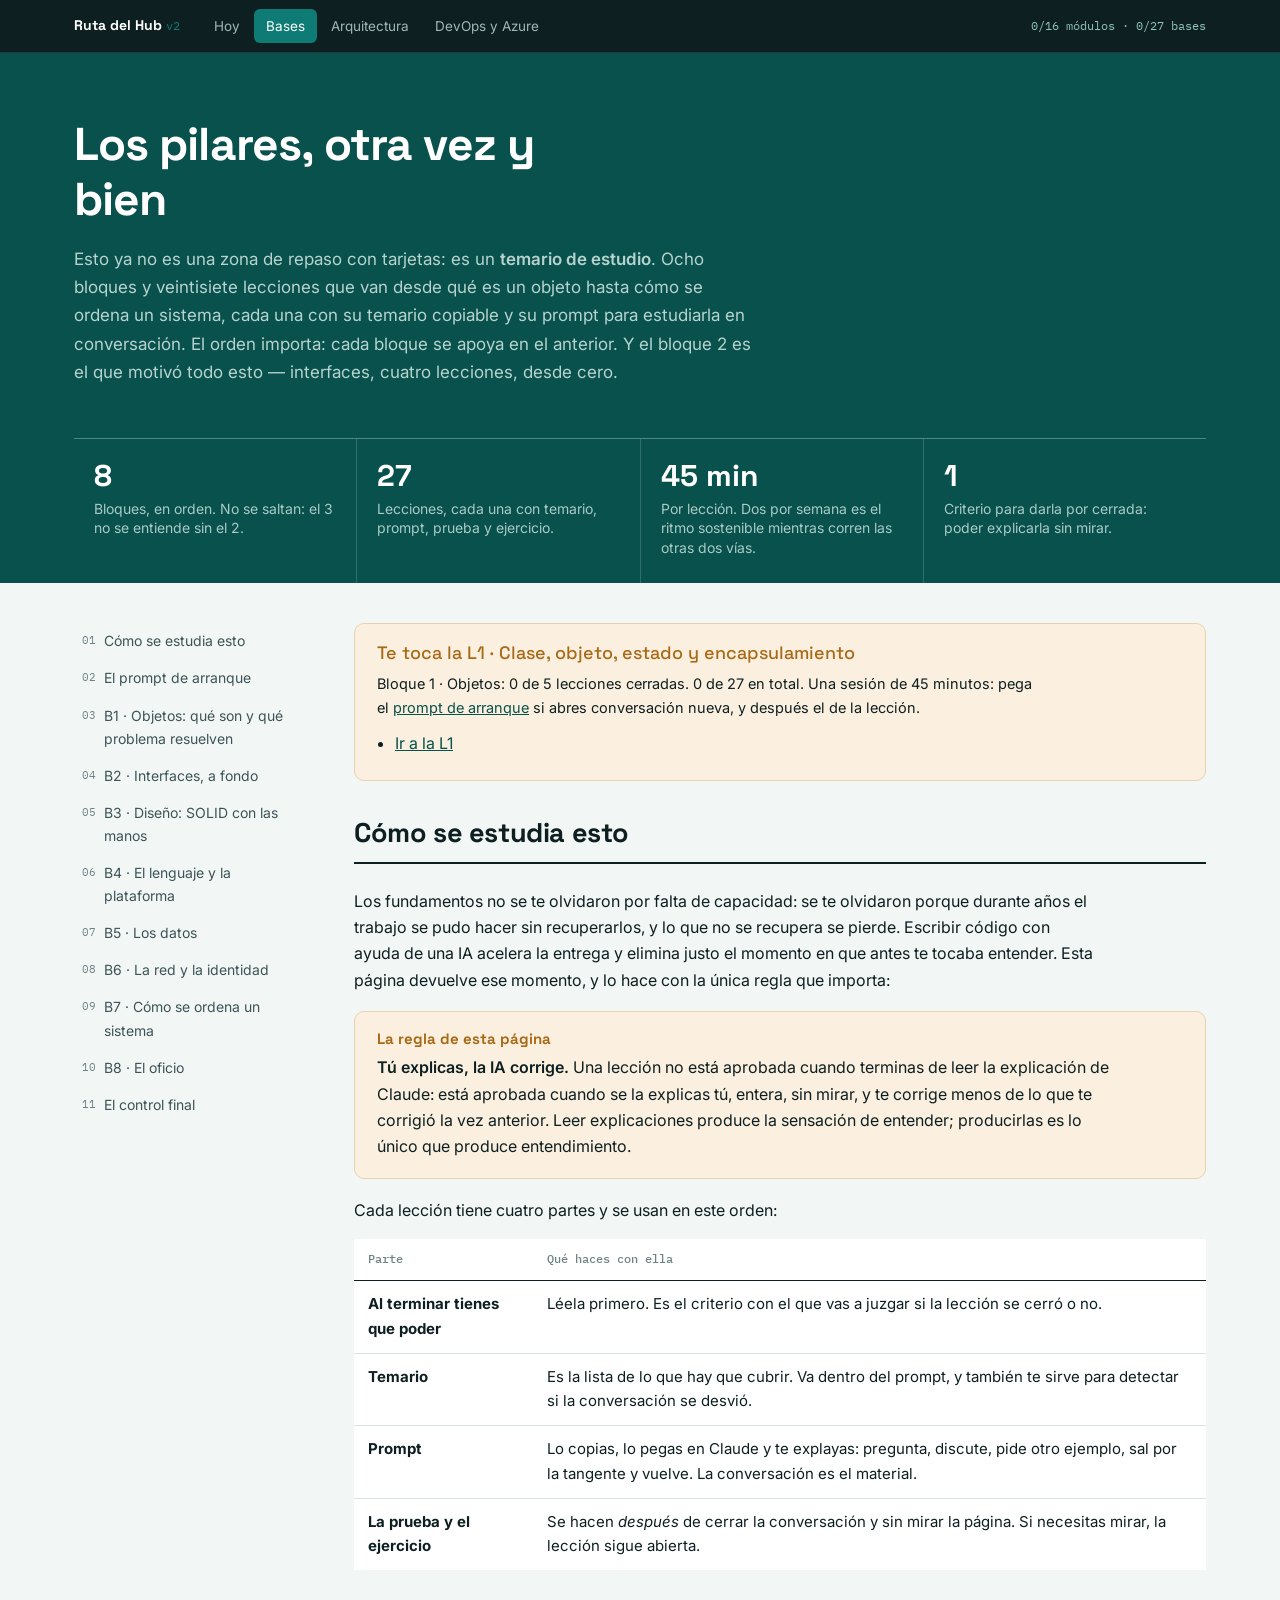
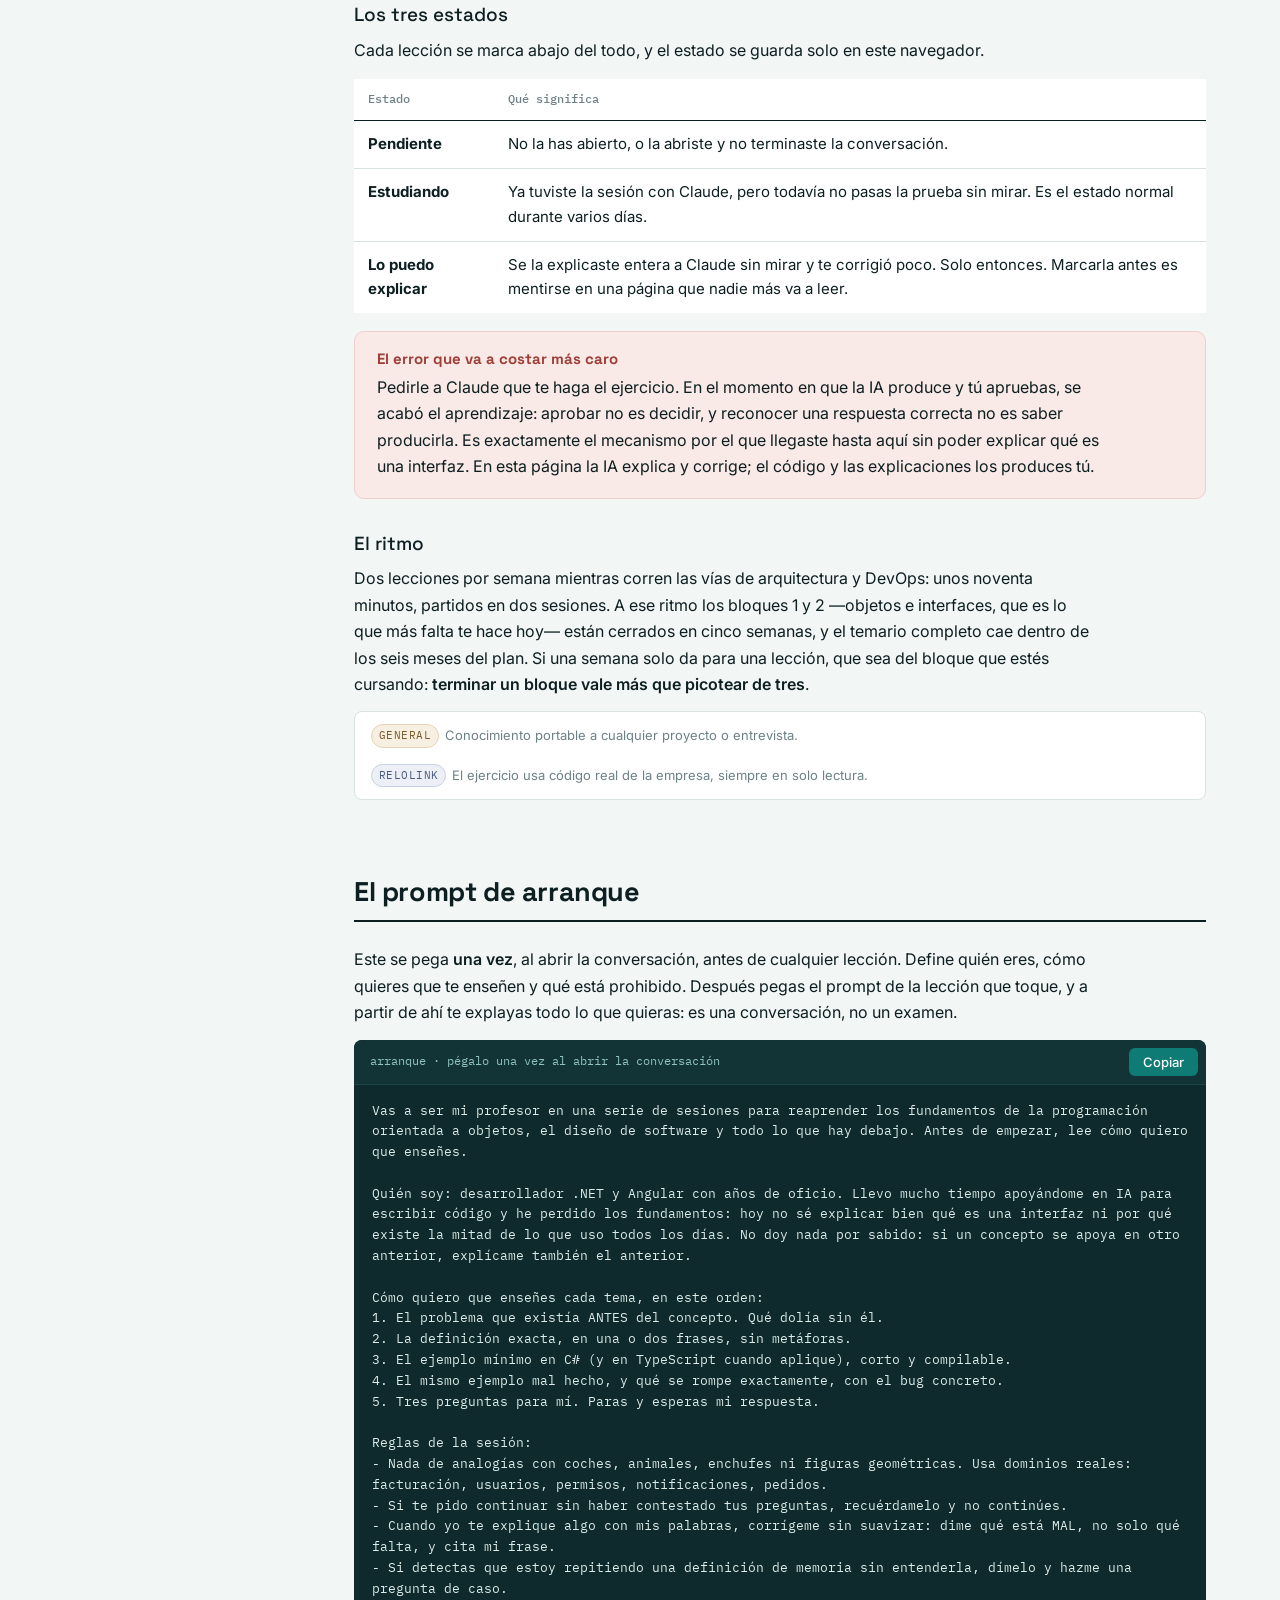
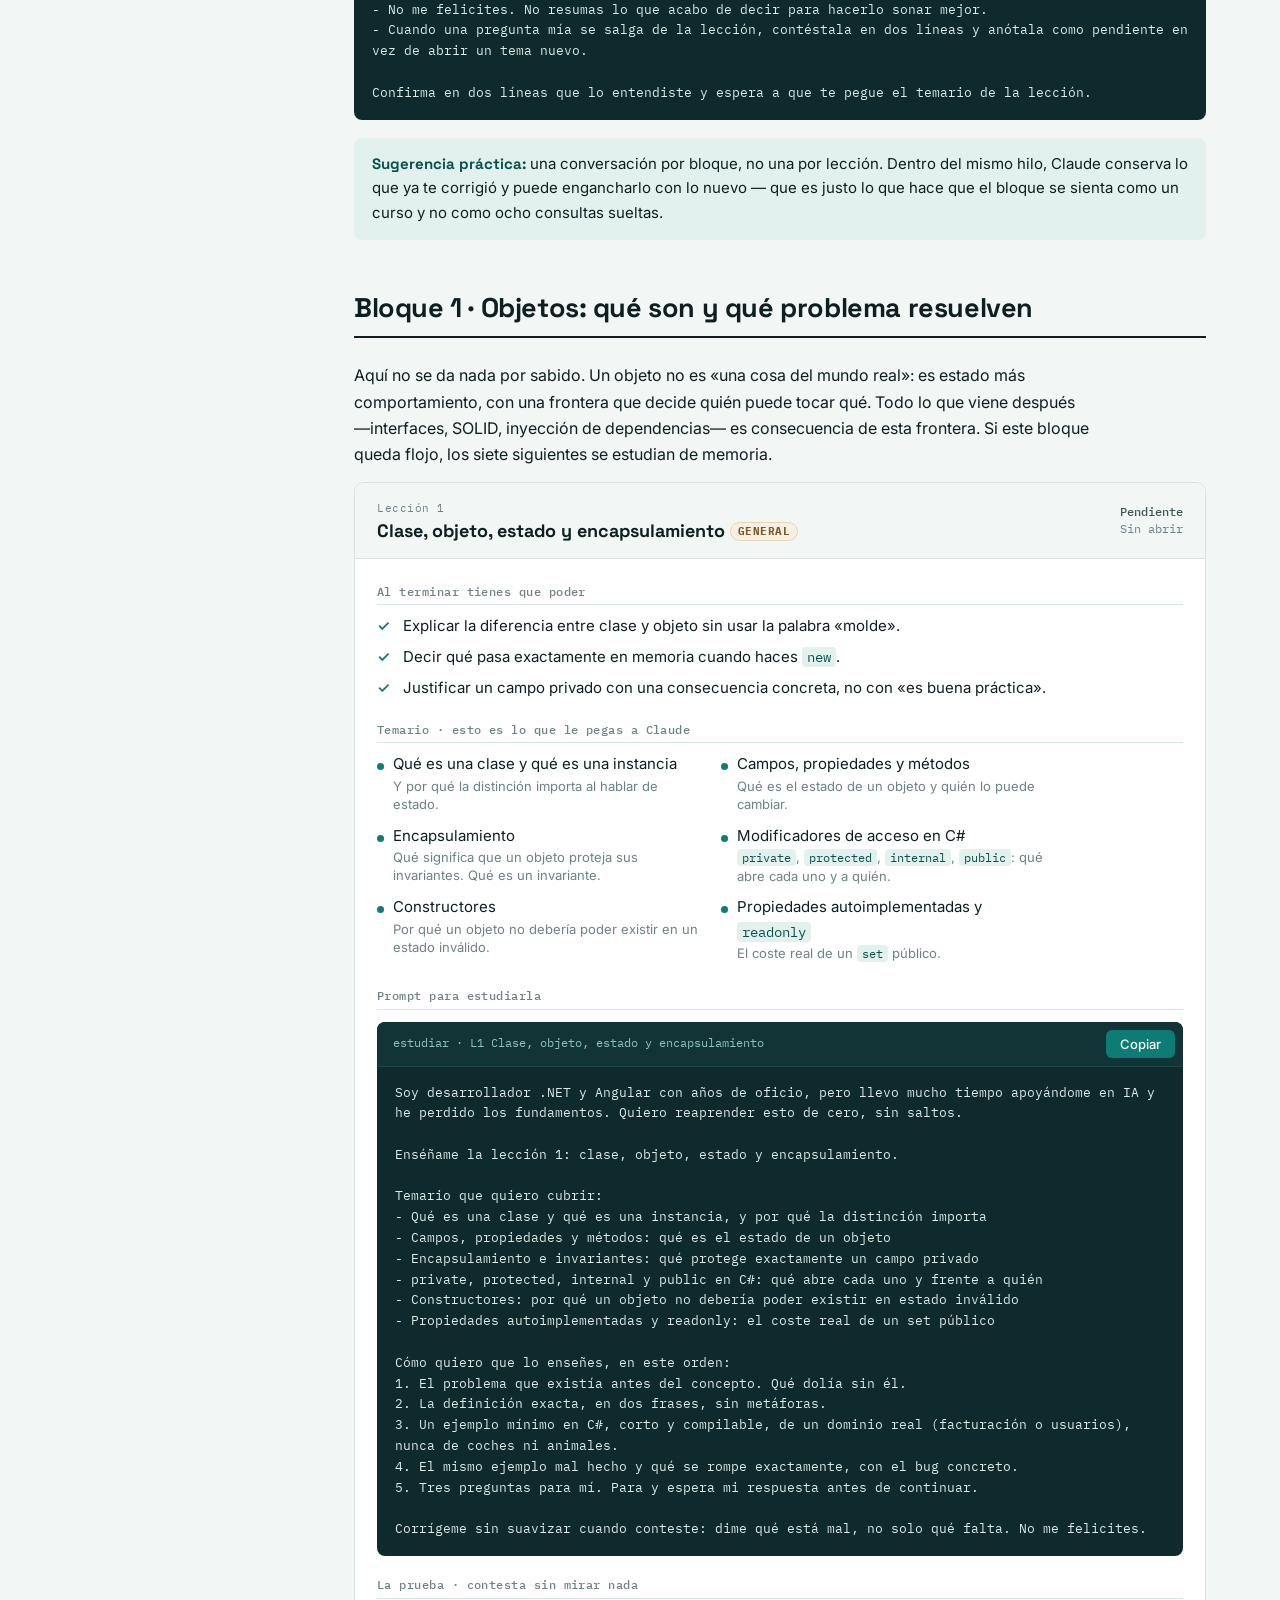
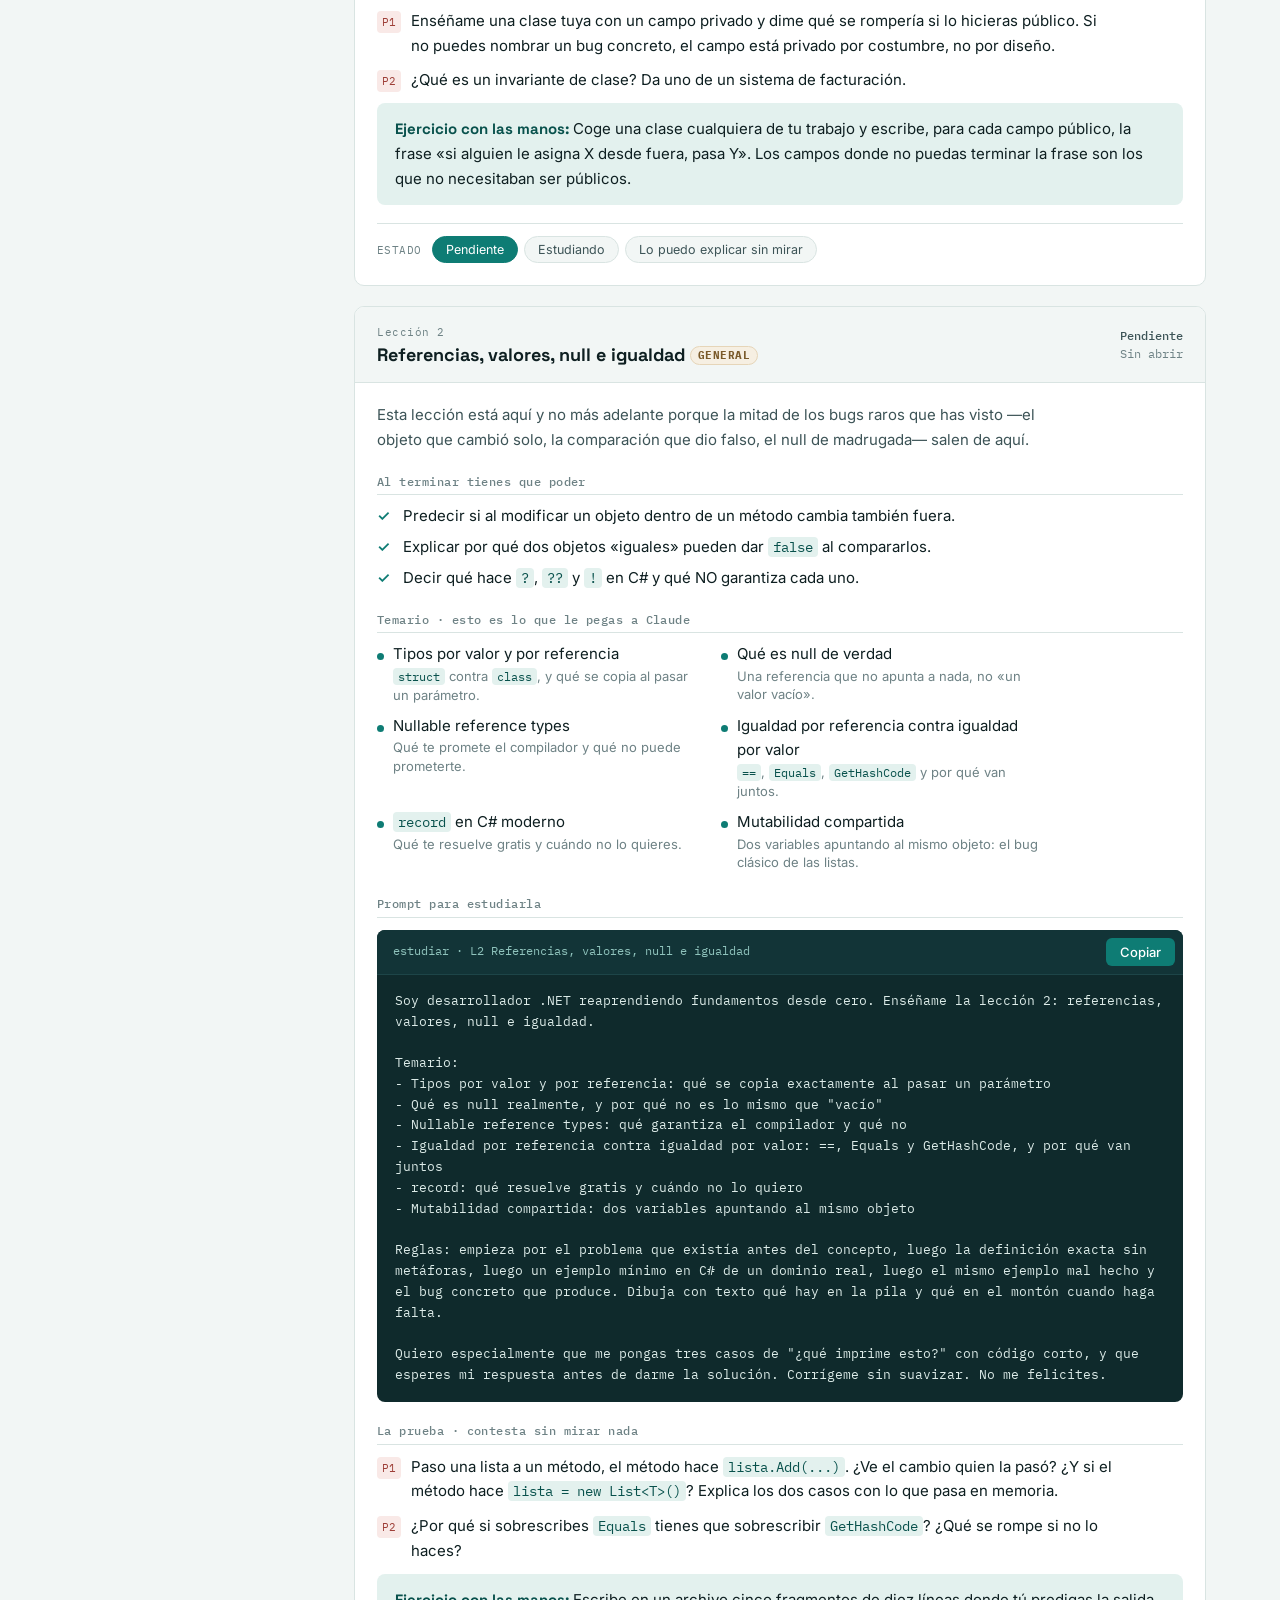
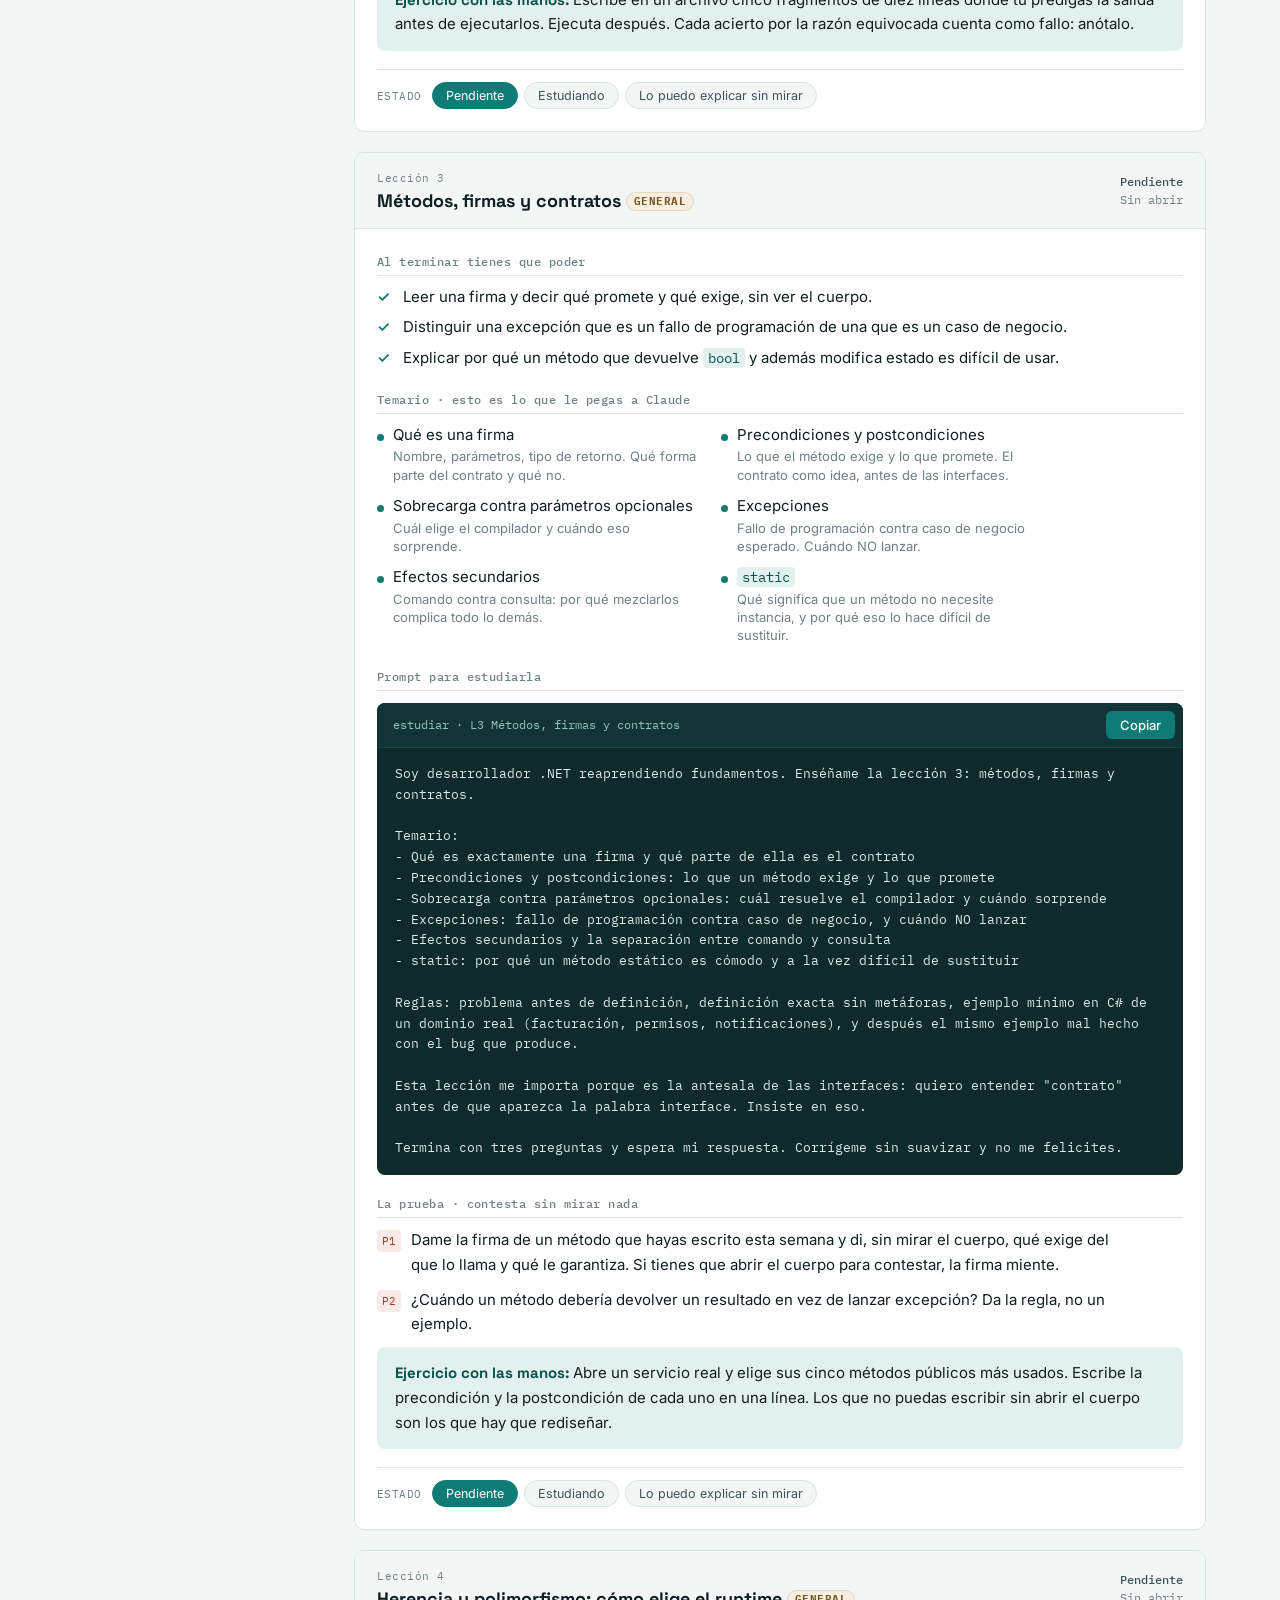
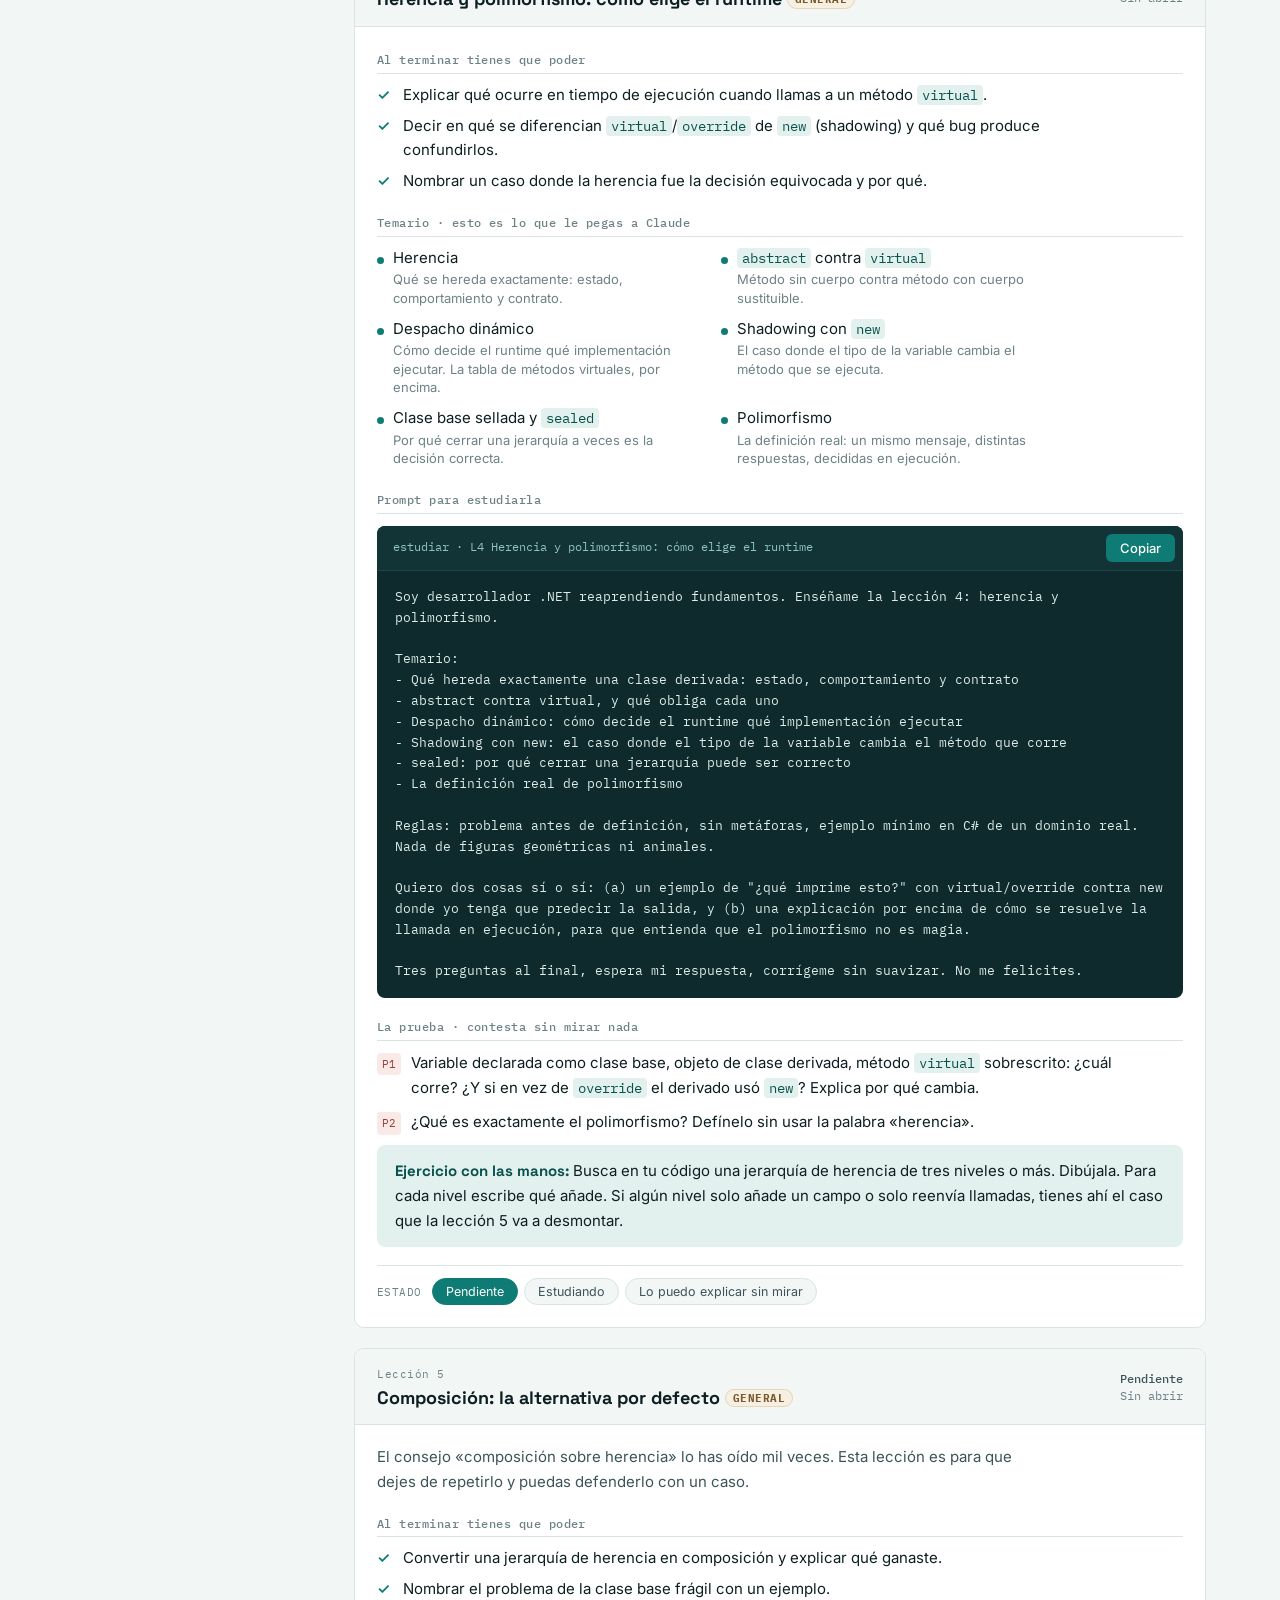
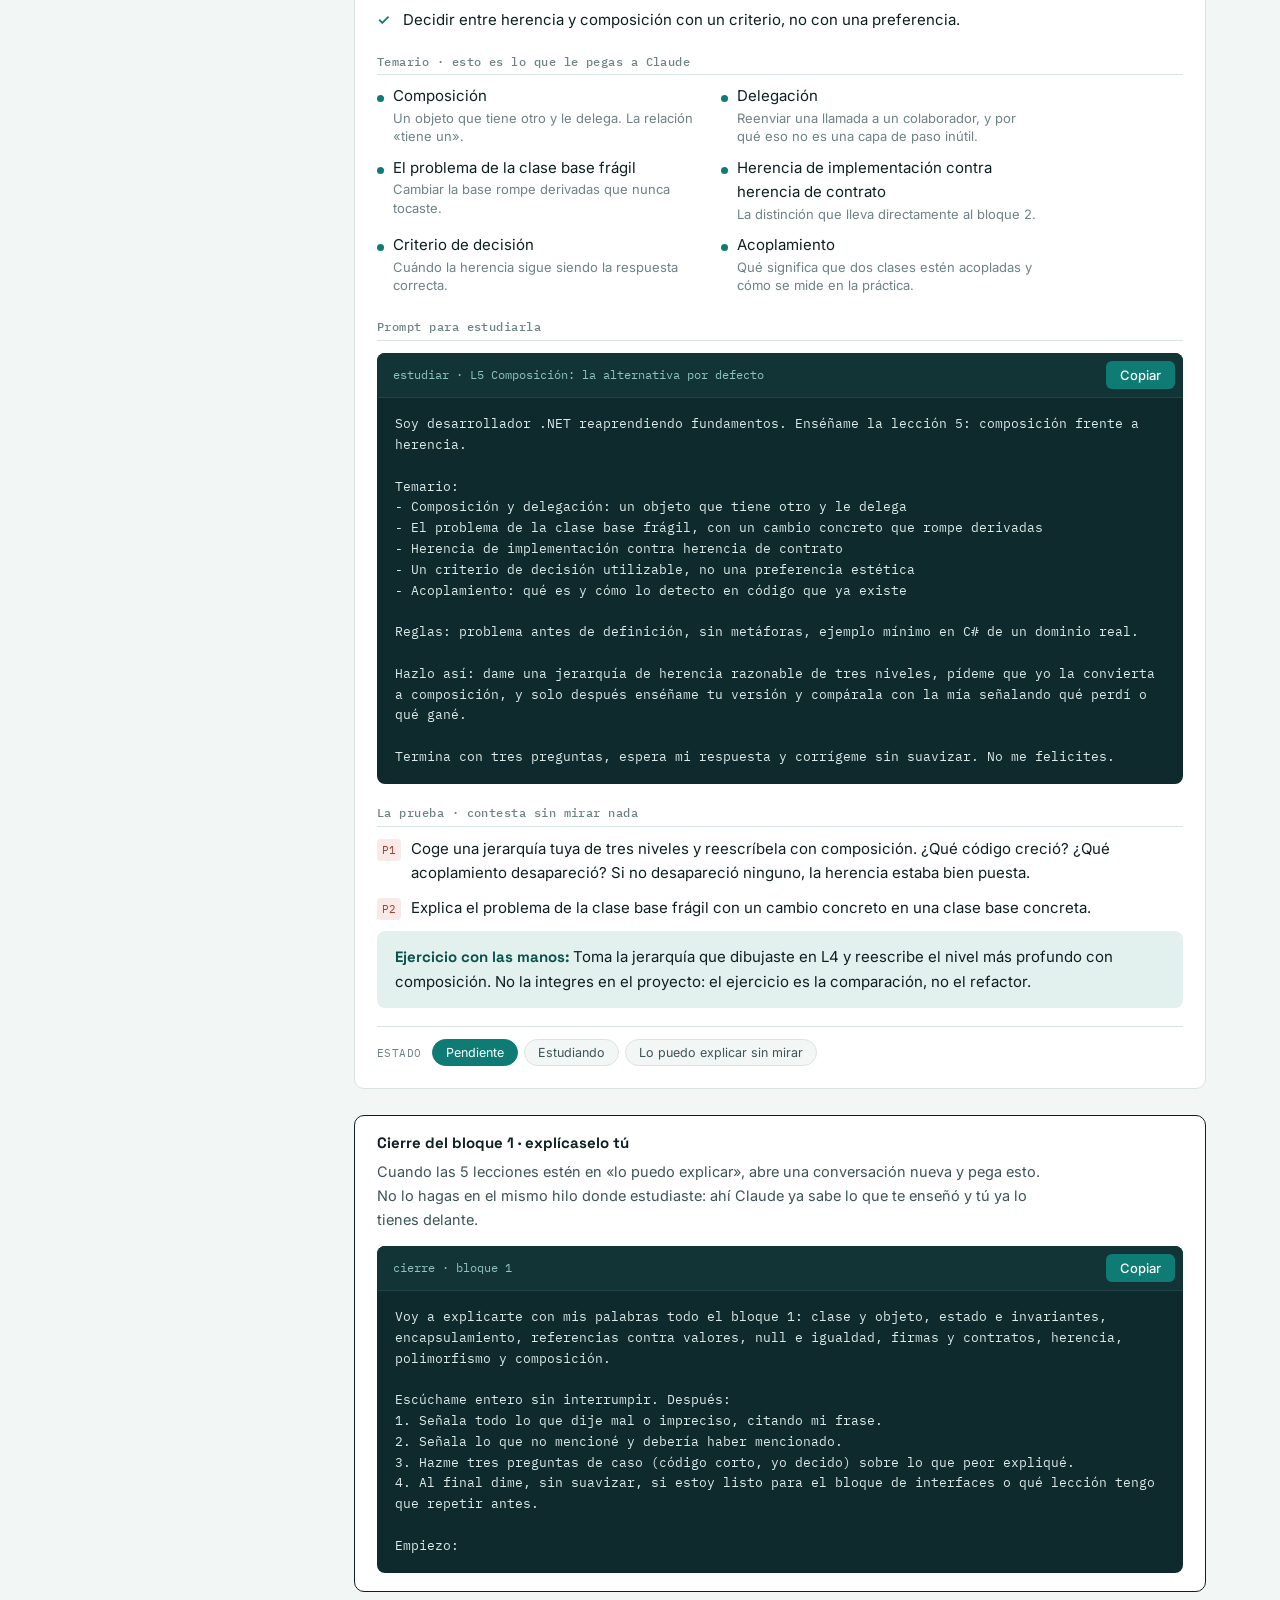
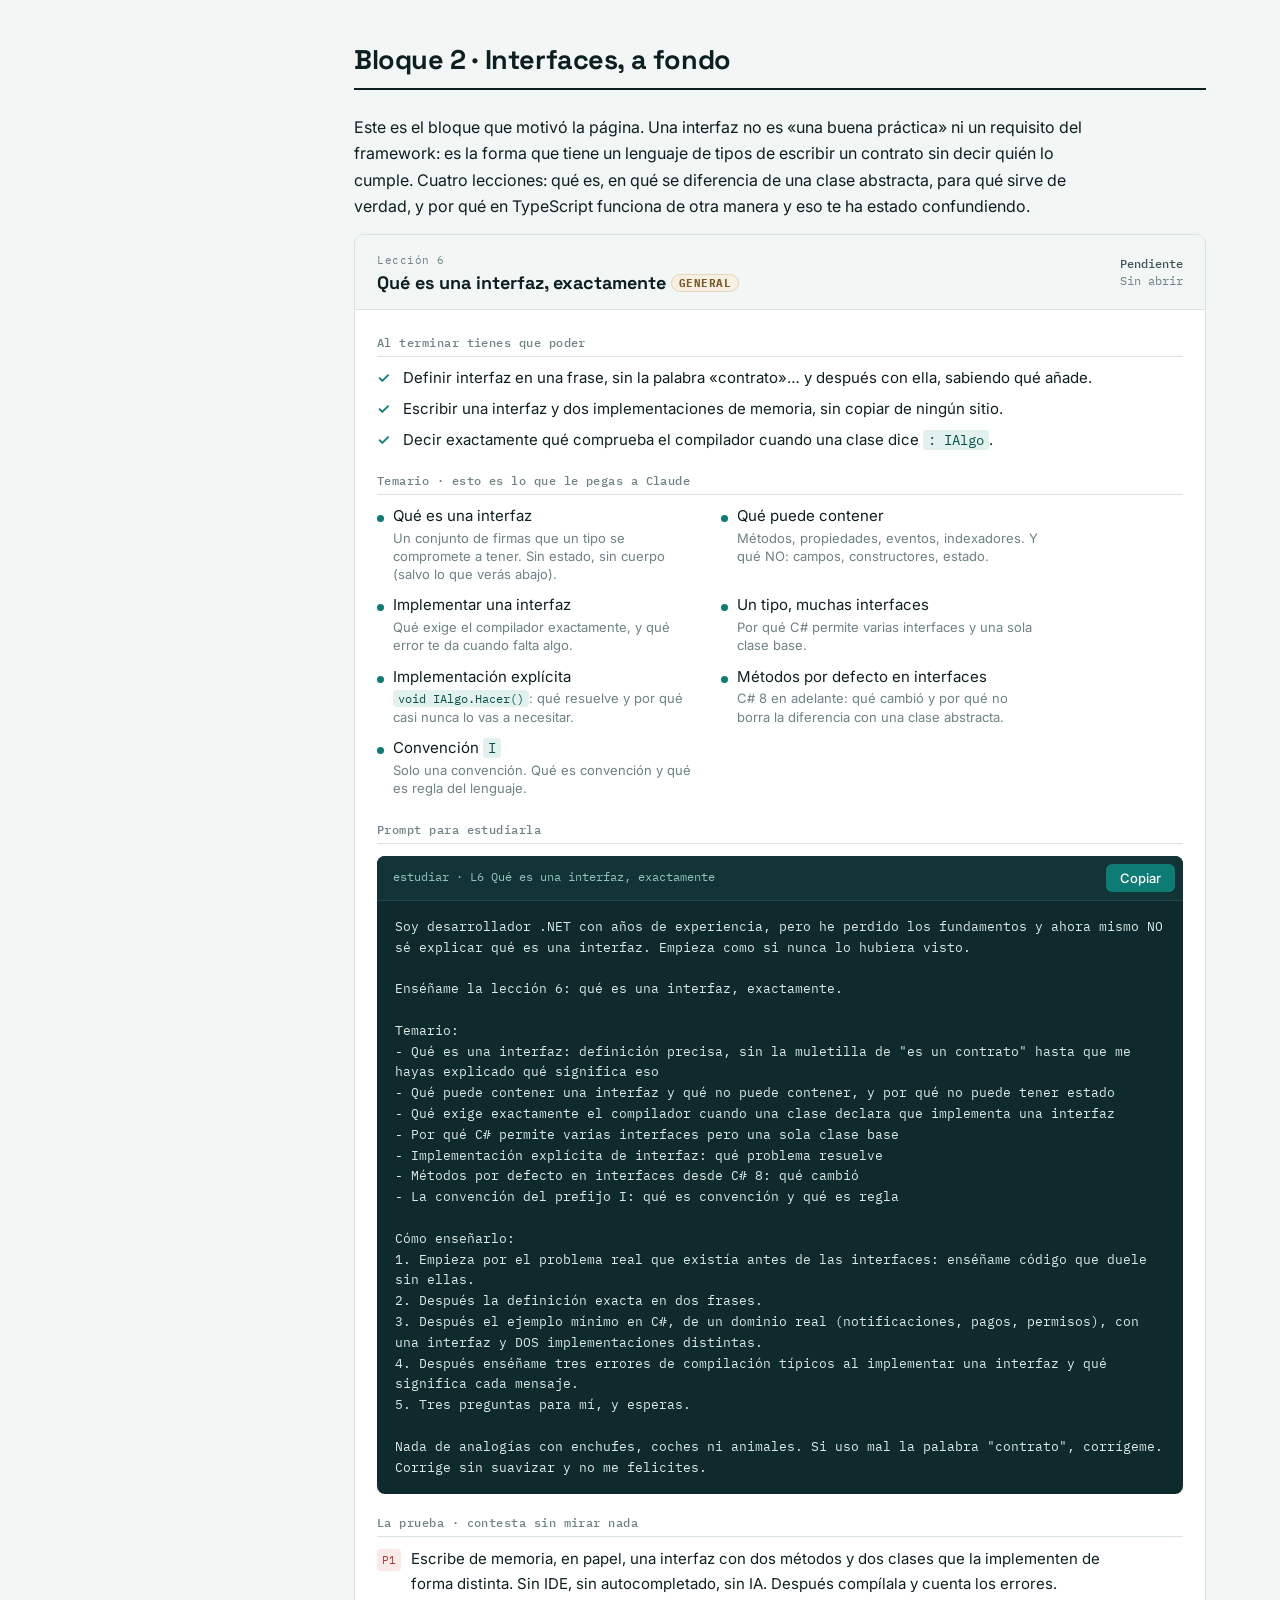
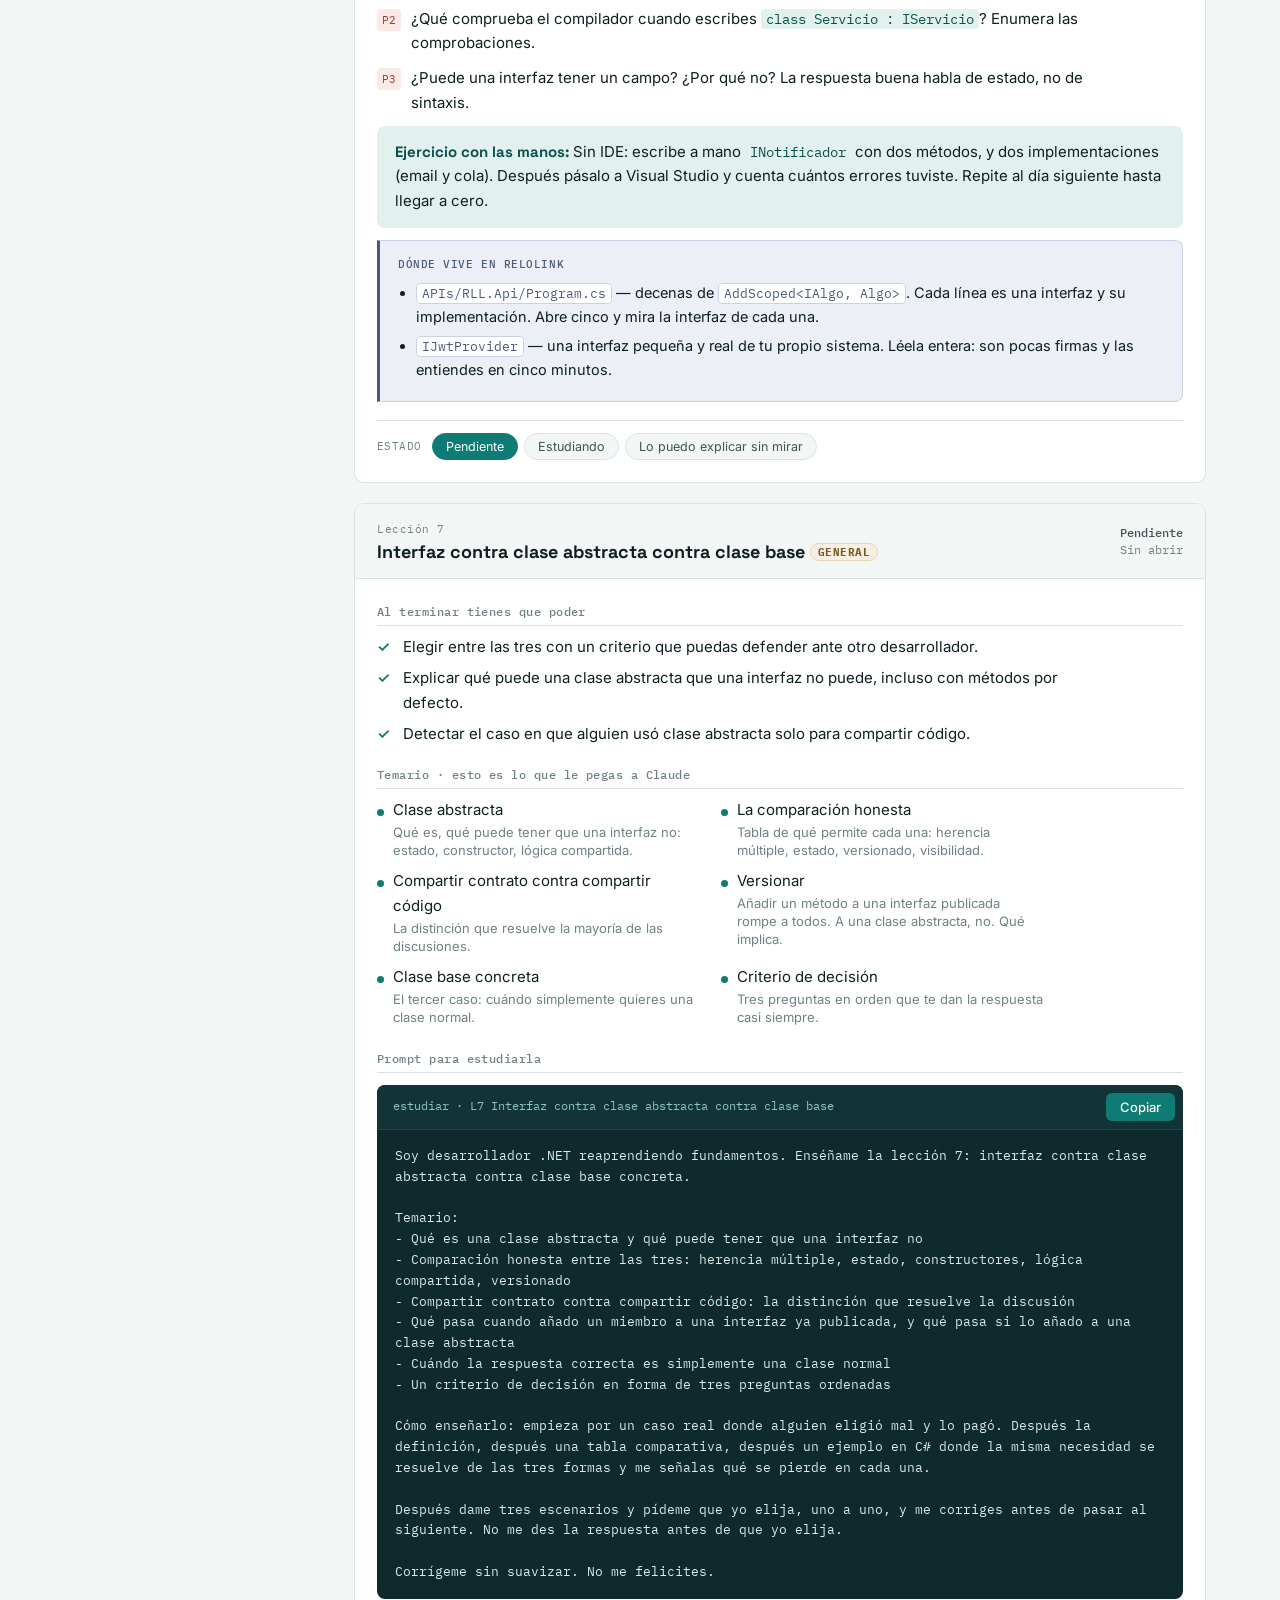
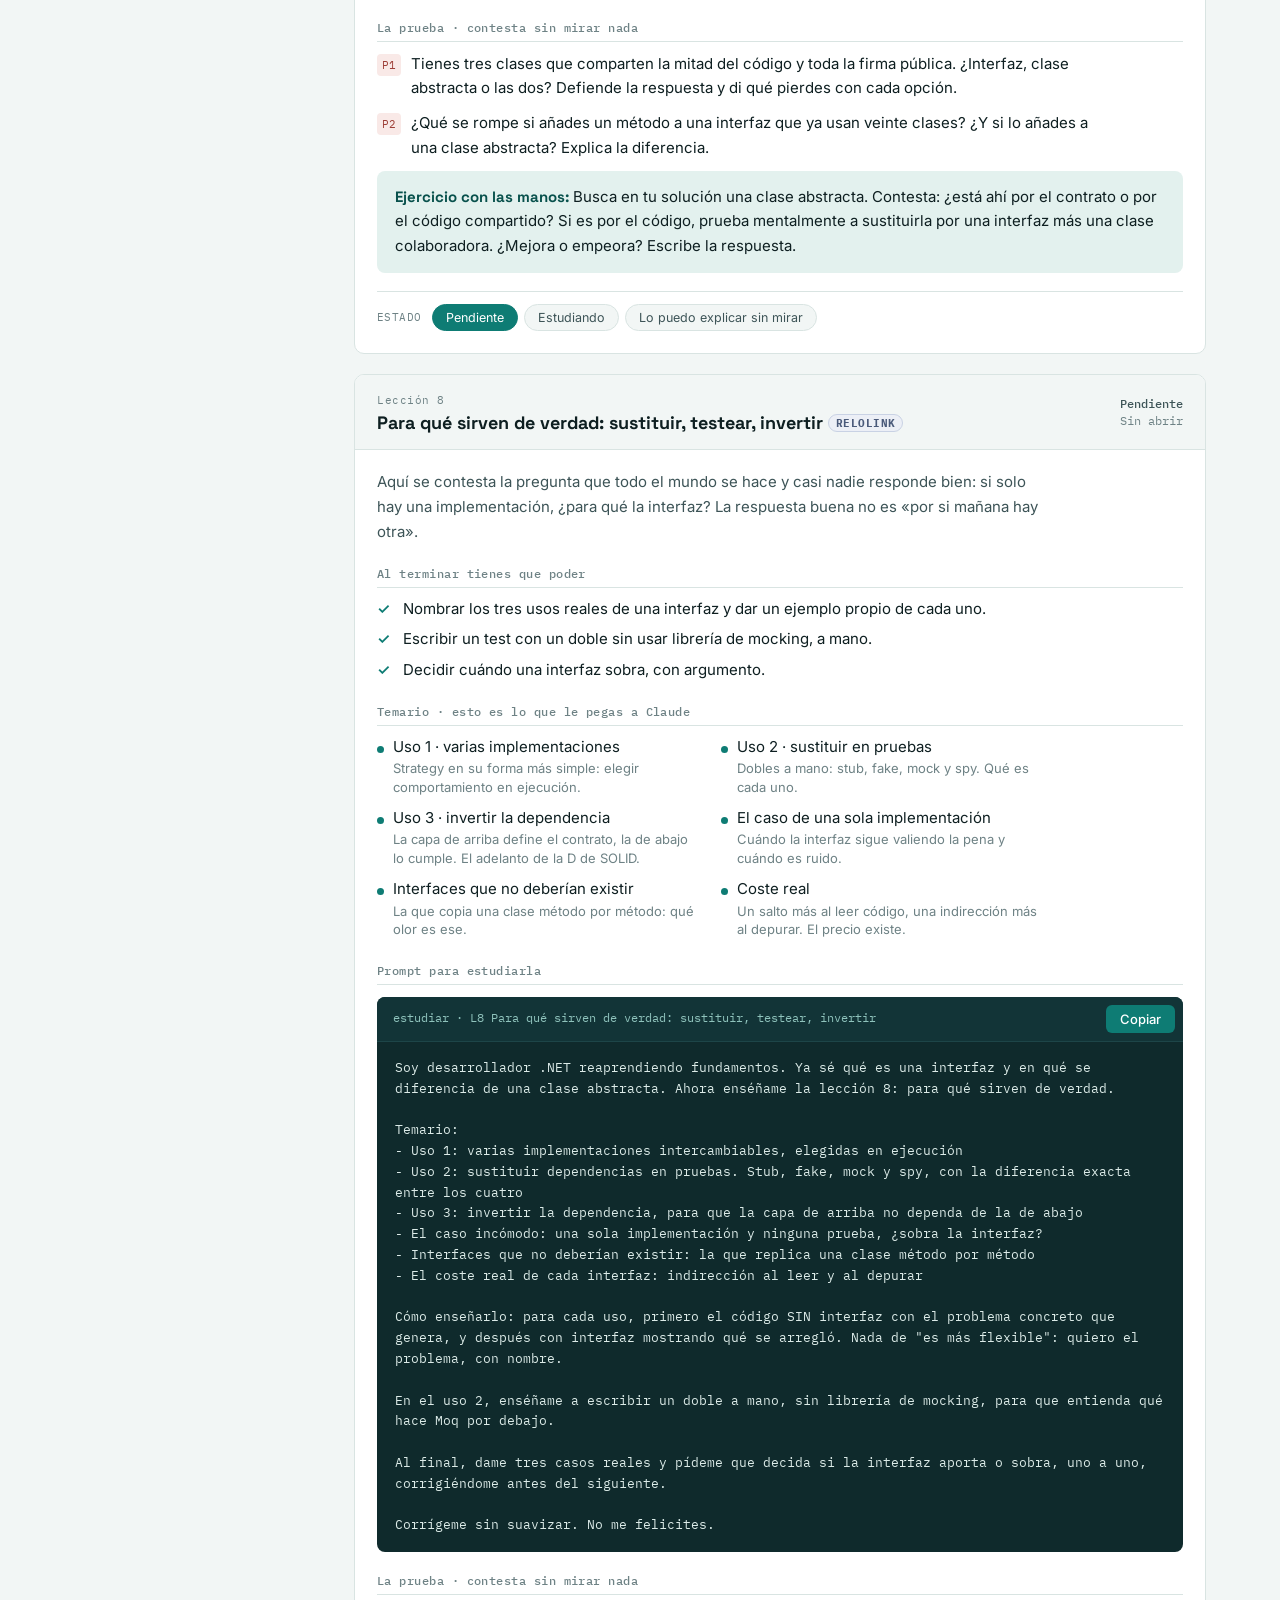
<file: bases.html>
<!DOCTYPE html>
<html lang="es">
<head>
<meta charset="utf-8">
<meta name="viewport" content="width=device-width, initial-scale=1">
<title>Bases · el temario de los pilares</title>
<meta name="description" content="Temario de estudio de los fundamentos: objetos, interfaces, SOLID, datos, red, arquitectura y oficio. Veintisiete lecciones con prompts para estudiarlas con Claude.">
<link rel="preconnect" href="https://fonts.googleapis.com">
<link rel="preconnect" href="https://fonts.gstatic.com" crossorigin>
<link href="https://fonts.googleapis.com/css2?family=Space+Grotesk:wght@500;700&family=Inter:wght@400;500;600&family=IBM+Plex+Mono:wght@400;500&display=swap" rel="stylesheet">
<link rel="stylesheet" href="assets/app.css?v=6">
</head>
<body>

<div class="sitebar">
  <div class="shell">
    <a class="brand" href="index.html">Ruta del Hub <span>v2</span></a>
    <nav>
      <a href="index.html">Hoy</a>
      <a href="bases.html" aria-current="page">Bases</a>
      <a href="arquitectura.html">Arquitectura</a>
      <a href="devops.html">DevOps<span class="wide"> y Azure</span></a>
    </nav>
    <span class="spacer"></span>
    <span class="pct"></span>
  </div>
</div>

<header class="hero">
  <div class="shell">
    <h1>Los pilares, otra vez y bien</h1>
    <p class="lede">Esto ya no es una zona de repaso con tarjetas: es un <strong>temario de estudio</strong>. Ocho bloques y veintisiete lecciones que van desde qué es un objeto hasta cómo se ordena un sistema, cada una con su temario copiable y su prompt para estudiarla en conversación. El orden importa: cada bloque se apoya en el anterior. Y el bloque 2 es el que motivó todo esto — interfaces, cuatro lecciones, desde cero.</p>
    <div class="budget">
      <div><div class="k">8</div><div class="l">Bloques, en orden. No se saltan: el 3 no se entiende sin el 2.</div></div>
      <div><div class="k">27</div><div class="l">Lecciones, cada una con temario, prompt, prueba y ejercicio.</div></div>
      <div><div class="k">45 min</div><div class="l">Por lección. Dos por semana es el ritmo sostenible mientras corren las otras dos vías.</div></div>
      <div><div class="k">1</div><div class="l">Criterio para darla por cerrada: poder explicarla sin mirar.</div></div>
    </div>
  </div>
</header>

<div class="shell"><div class="grid">

<nav class="toc">
  <p class="toc-title">Contenido</p>
  <ol>
    <li><a href="#metodo">Cómo se estudia esto</a></li>
    <li><a href="#arranque">El prompt de arranque</a></li>
    <li><a href="#b1">B1 · Objetos: qué son y qué problema resuelven</a></li>
    <li><a href="#b2">B2 · Interfaces, a fondo</a></li>
    <li><a href="#b3">B3 · Diseño: SOLID con las manos</a></li>
    <li><a href="#b4">B4 · El lenguaje y la plataforma</a></li>
    <li><a href="#b5">B5 · Los datos</a></li>
    <li><a href="#b6">B6 · La red y la identidad</a></li>
    <li><a href="#b7">B7 · Cómo se ordena un sistema</a></li>
    <li><a href="#b8">B8 · El oficio</a></li>
    <li><a href="#control">El control final</a></li>
  </ol>
</nav>

<main>

<div id="siguiente" class="due"></div>

<section id="metodo" style="padding-top:12px">
  <h2>Cómo se estudia esto</h2>

  <p>Los fundamentos no se te olvidaron por falta de capacidad: se te olvidaron porque durante años el trabajo se pudo hacer sin recuperarlos, y lo que no se recupera se pierde. Escribir código con ayuda de una IA acelera la entrega y elimina justo el momento en que antes te tocaba entender. Esta página devuelve ese momento, y lo hace con la única regla que importa:</p>

  <div class="flag">
    <h4>La regla de esta página</h4>
    <p><strong>Tú explicas, la IA corrige.</strong> Una lección no está aprobada cuando terminas de leer la explicación de Claude: está aprobada cuando se la explicas tú, entera, sin mirar, y te corrige menos de lo que te corrigió la vez anterior. Leer explicaciones produce la sensación de entender; producirlas es lo único que produce entendimiento.</p>
  </div>

  <p>Cada lección tiene cuatro partes y se usan en este orden:</p>

  <table>
    <thead><tr><th>Parte</th><th>Qué haces con ella</th></tr></thead>
    <tbody>
      <tr><td><b>Al terminar tienes que poder</b></td><td>Léela primero. Es el criterio con el que vas a juzgar si la lección se cerró o no.</td></tr>
      <tr><td><b>Temario</b></td><td>Es la lista de lo que hay que cubrir. Va dentro del prompt, y también te sirve para detectar si la conversación se desvió.</td></tr>
      <tr><td><b>Prompt</b></td><td>Lo copias, lo pegas en Claude y te explayas: pregunta, discute, pide otro ejemplo, sal por la tangente y vuelve. La conversación es el material.</td></tr>
      <tr><td><b>La prueba y el ejercicio</b></td><td>Se hacen <i>después</i> de cerrar la conversación y sin mirar la página. Si necesitas mirar, la lección sigue abierta.</td></tr>
    </tbody>
  </table>

  <h3>Los tres estados</h3>
  <p>Cada lección se marca abajo del todo, y el estado se guarda solo en este navegador.</p>
  <table>
    <thead><tr><th>Estado</th><th>Qué significa</th></tr></thead>
    <tbody>
      <tr><td><b>Pendiente</b></td><td>No la has abierto, o la abriste y no terminaste la conversación.</td></tr>
      <tr><td><b>Estudiando</b></td><td>Ya tuviste la sesión con Claude, pero todavía no pasas la prueba sin mirar. Es el estado normal durante varios días.</td></tr>
      <tr><td><b>Lo puedo explicar</b></td><td>Se la explicaste entera a Claude sin mirar y te corrigió poco. Solo entonces. Marcarla antes es mentirse en una página que nadie más va a leer.</td></tr>
    </tbody>
  </table>

  <div class="stop">
    <h4>El error que va a costar más caro</h4>
    <p>Pedirle a Claude que te haga el ejercicio. En el momento en que la IA produce y tú apruebas, se acabó el aprendizaje: aprobar no es decidir, y reconocer una respuesta correcta no es saber producirla. Es exactamente el mecanismo por el que llegaste hasta aquí sin poder explicar qué es una interfaz. En esta página la IA explica y corrige; el código y las explicaciones los produces tú.</p>
  </div>

  <h3>El ritmo</h3>
  <p>Dos lecciones por semana mientras corren las vías de arquitectura y DevOps: unos noventa minutos, partidos en dos sesiones. A ese ritmo los bloques 1 y 2 —objetos e interfaces, que es lo que más falta te hace hoy— están cerrados en cinco semanas, y el temario completo cae dentro de los seis meses del plan. Si una semana solo da para una lección, que sea del bloque que estés cursando: <strong>terminar un bloque vale más que picotear de tres</strong>.</p>

  <div class="legend">
    <span><span class="badge gen">GENERAL</span> Conocimiento portable a cualquier proyecto o entrevista.</span>
    <span><span class="badge relo">RELOLINK</span> El ejercicio usa código real de la empresa, siempre en solo lectura.</span>
  </div>
</section>

<section id="arranque">
  <h2>El prompt de arranque</h2>

  <p>Este se pega <strong>una vez</strong>, al abrir la conversación, antes de cualquier lección. Define quién eres, cómo quieres que te enseñen y qué está prohibido. Después pegas el prompt de la lección que toque, y a partir de ahí te explayas todo lo que quieras: es una conversación, no un examen.</p>

    <div class="prompt">
      <div class="bar"><span>arranque · pégalo una vez al abrir la conversación</span><button type="button" data-copy>Copiar</button></div>
<pre>Vas a ser mi profesor en una serie de sesiones para reaprender los fundamentos de la programación orientada a objetos, el diseño de software y todo lo que hay debajo. Antes de empezar, lee cómo quiero que enseñes.

Quién soy: desarrollador .NET y Angular con años de oficio. Llevo mucho tiempo apoyándome en IA para escribir código y he perdido los fundamentos: hoy no sé explicar bien qué es una interfaz ni por qué existe la mitad de lo que uso todos los días. No doy nada por sabido: si un concepto se apoya en otro anterior, explícame también el anterior.

Cómo quiero que enseñes cada tema, en este orden:
1. El problema que existía ANTES del concepto. Qué dolía sin él.
2. La definición exacta, en una o dos frases, sin metáforas.
3. El ejemplo mínimo en C# (y en TypeScript cuando aplique), corto y compilable.
4. El mismo ejemplo mal hecho, y qué se rompe exactamente, con el bug concreto.
5. Tres preguntas para mí. Paras y esperas mi respuesta.

Reglas de la sesión:
- Nada de analogías con coches, animales, enchufes ni figuras geométricas. Usa dominios reales: facturación, usuarios, permisos, notificaciones, pedidos.
- Si te pido continuar sin haber contestado tus preguntas, recuérdamelo y no continúes.
- Cuando yo te explique algo con mis palabras, corrígeme sin suavizar: dime qué está MAL, no solo qué falta, y cita mi frase.
- Si detectas que estoy repitiendo una definición de memoria sin entenderla, dímelo y hazme una pregunta de caso.
- No me felicites. No resumas lo que acabo de decir para hacerlo sonar mejor.
- Cuando una pregunta mía se salga de la lección, contéstala en dos líneas y anótala como pendiente en vez de abrir un tema nuevo.

Confirma en dos líneas que lo entendiste y espera a que te pegue el temario de la lección.</pre>
    </div>

  <div class="artifact"><b>Sugerencia práctica:</b> una conversación por bloque, no una por lección. Dentro del mismo hilo, Claude conserva lo que ya te corrigió y puede engancharlo con lo nuevo — que es justo lo que hace que el bloque se sienta como un curso y no como ocho consultas sueltas.</div>
</section>

<!-- ===================================================== Bloque 1 -->
<section id="b1">
  <h2>Bloque 1 · Objetos: qué son y qué problema resuelven</h2>
  <p>Aquí no se da nada por sabido. Un objeto no es «una cosa del mundo real»: es estado más comportamiento, con una frontera que decide quién puede tocar qué. Todo lo que viene después —interfaces, SOLID, inyección de dependencias— es consecuencia de esta frontera. Si este bloque queda flojo, los siete siguientes se estudian de memoria.</p>

<article class="lesson" id="l1">
  <div class="l-head">
    <div><span class="n">Lección 1</span><h3>Clase, objeto, estado y encapsulamiento <span class="badge gen">GENERAL</span></h3></div>
    <div class="l-status"></div>
  </div>
  <div class="l-body">
    <h4>Al terminar tienes que poder</h4>
    <ul class="know">
      <li>Explicar la diferencia entre clase y objeto sin usar la palabra «molde».</li>
      <li>Decir qué pasa exactamente en memoria cuando haces <code>new</code>.</li>
      <li>Justificar un campo privado con una consecuencia concreta, no con «es buena práctica».</li>
    </ul>
    <h4>Temario · esto es lo que le pegas a Claude</h4>
    <ul class="concepts">
      <li>Qué es una clase y qué es una instancia<small>Y por qué la distinción importa al hablar de estado.</small></li>
      <li>Campos, propiedades y métodos<small>Qué es el estado de un objeto y quién lo puede cambiar.</small></li>
      <li>Encapsulamiento<small>Qué significa que un objeto proteja sus invariantes. Qué es un invariante.</small></li>
      <li>Modificadores de acceso en C#<small><code>private</code>, <code>protected</code>, <code>internal</code>, <code>public</code>: qué abre cada uno y a quién.</small></li>
      <li>Constructores<small>Por qué un objeto no debería poder existir en un estado inválido.</small></li>
      <li>Propiedades autoimplementadas y <code>readonly</code><small>El coste real de un <code>set</code> público.</small></li>
    </ul>
    <h4>Prompt para estudiarla</h4>
    <div class="prompt">
      <div class="bar"><span>estudiar · L1 Clase, objeto, estado y encapsulamiento</span><button type="button" data-copy>Copiar</button></div>
<pre>Soy desarrollador .NET y Angular con años de oficio, pero llevo mucho tiempo apoyándome en IA y he perdido los fundamentos. Quiero reaprender esto de cero, sin saltos.

Enséñame la lección 1: clase, objeto, estado y encapsulamiento.

Temario que quiero cubrir:
- Qué es una clase y qué es una instancia, y por qué la distinción importa
- Campos, propiedades y métodos: qué es el estado de un objeto
- Encapsulamiento e invariantes: qué protege exactamente un campo privado
- private, protected, internal y public en C#: qué abre cada uno y frente a quién
- Constructores: por qué un objeto no debería poder existir en estado inválido
- Propiedades autoimplementadas y readonly: el coste real de un set público

Cómo quiero que lo enseñes, en este orden:
1. El problema que existía antes del concepto. Qué dolía sin él.
2. La definición exacta, en dos frases, sin metáforas.
3. Un ejemplo mínimo en C#, corto y compilable, de un dominio real (facturación o usuarios), nunca de coches ni animales.
4. El mismo ejemplo mal hecho y qué se rompe exactamente, con el bug concreto.
5. Tres preguntas para mí. Para y espera mi respuesta antes de continuar.

Corrígeme sin suavizar cuando conteste: dime qué está mal, no solo qué falta. No me felicites.</pre>
    </div>
    <h4>La prueba · contesta sin mirar nada</h4>
    <ol class="diag">
      <li>Enséñame una clase tuya con un campo privado y dime qué se rompería si lo hicieras público. Si no puedes nombrar un bug concreto, el campo está privado por costumbre, no por diseño.</li>
      <li>¿Qué es un invariante de clase? Da uno de un sistema de facturación.</li>
    </ol>
    <div class="drill"><b>Ejercicio con las manos:</b> Coge una clase cualquiera de tu trabajo y escribe, para cada campo público, la frase «si alguien le asigna X desde fuera, pasa Y». Los campos donde no puedas terminar la frase son los que no necesitaban ser públicos.</div>
  </div>
</article>

<article class="lesson" id="l2">
  <div class="l-head">
    <div><span class="n">Lección 2</span><h3>Referencias, valores, null e igualdad <span class="badge gen">GENERAL</span></h3></div>
    <div class="l-status"></div>
  </div>
  <div class="l-body">
    <p class="why">Esta lección está aquí y no más adelante porque la mitad de los bugs raros que has visto —el objeto que cambió solo, la comparación que dio falso, el null de madrugada— salen de aquí.</p>
    <h4>Al terminar tienes que poder</h4>
    <ul class="know">
      <li>Predecir si al modificar un objeto dentro de un método cambia también fuera.</li>
      <li>Explicar por qué dos objetos «iguales» pueden dar <code>false</code> al compararlos.</li>
      <li>Decir qué hace <code>?</code>, <code>??</code> y <code>!</code> en C# y qué NO garantiza cada uno.</li>
    </ul>
    <h4>Temario · esto es lo que le pegas a Claude</h4>
    <ul class="concepts">
      <li>Tipos por valor y por referencia<small><code>struct</code> contra <code>class</code>, y qué se copia al pasar un parámetro.</small></li>
      <li>Qué es null de verdad<small>Una referencia que no apunta a nada, no «un valor vacío».</small></li>
      <li>Nullable reference types<small>Qué te promete el compilador y qué no puede prometerte.</small></li>
      <li>Igualdad por referencia contra igualdad por valor<small><code>==</code>, <code>Equals</code>, <code>GetHashCode</code> y por qué van juntos.</small></li>
      <li><code>record</code> en C# moderno<small>Qué te resuelve gratis y cuándo no lo quieres.</small></li>
      <li>Mutabilidad compartida<small>Dos variables apuntando al mismo objeto: el bug clásico de las listas.</small></li>
    </ul>
    <h4>Prompt para estudiarla</h4>
    <div class="prompt">
      <div class="bar"><span>estudiar · L2 Referencias, valores, null e igualdad</span><button type="button" data-copy>Copiar</button></div>
<pre>Soy desarrollador .NET reaprendiendo fundamentos desde cero. Enséñame la lección 2: referencias, valores, null e igualdad.

Temario:
- Tipos por valor y por referencia: qué se copia exactamente al pasar un parámetro
- Qué es null realmente, y por qué no es lo mismo que &quot;vacío&quot;
- Nullable reference types: qué garantiza el compilador y qué no
- Igualdad por referencia contra igualdad por valor: ==, Equals y GetHashCode, y por qué van juntos
- record: qué resuelve gratis y cuándo no lo quiero
- Mutabilidad compartida: dos variables apuntando al mismo objeto

Reglas: empieza por el problema que existía antes del concepto, luego la definición exacta sin metáforas, luego un ejemplo mínimo en C# de un dominio real, luego el mismo ejemplo mal hecho y el bug concreto que produce. Dibuja con texto qué hay en la pila y qué en el montón cuando haga falta.

Quiero especialmente que me pongas tres casos de &quot;¿qué imprime esto?&quot; con código corto, y que esperes mi respuesta antes de darme la solución. Corrígeme sin suavizar. No me felicites.</pre>
    </div>
    <h4>La prueba · contesta sin mirar nada</h4>
    <ol class="diag">
      <li>Paso una lista a un método, el método hace <code>lista.Add(...)</code>. ¿Ve el cambio quien la pasó? ¿Y si el método hace <code>lista = new List&lt;T&gt;()</code>? Explica los dos casos con lo que pasa en memoria.</li>
      <li>¿Por qué si sobrescribes <code>Equals</code> tienes que sobrescribir <code>GetHashCode</code>? ¿Qué se rompe si no lo haces?</li>
    </ol>
    <div class="drill"><b>Ejercicio con las manos:</b> Escribe en un archivo cinco fragmentos de diez líneas donde tú predigas la salida antes de ejecutarlos. Ejecuta después. Cada acierto por la razón equivocada cuenta como fallo: anótalo.</div>
  </div>
</article>

<article class="lesson" id="l3">
  <div class="l-head">
    <div><span class="n">Lección 3</span><h3>Métodos, firmas y contratos <span class="badge gen">GENERAL</span></h3></div>
    <div class="l-status"></div>
  </div>
  <div class="l-body">
    <h4>Al terminar tienes que poder</h4>
    <ul class="know">
      <li>Leer una firma y decir qué promete y qué exige, sin ver el cuerpo.</li>
      <li>Distinguir una excepción que es un fallo de programación de una que es un caso de negocio.</li>
      <li>Explicar por qué un método que devuelve <code>bool</code> y además modifica estado es difícil de usar.</li>
    </ul>
    <h4>Temario · esto es lo que le pegas a Claude</h4>
    <ul class="concepts">
      <li>Qué es una firma<small>Nombre, parámetros, tipo de retorno. Qué forma parte del contrato y qué no.</small></li>
      <li>Precondiciones y postcondiciones<small>Lo que el método exige y lo que promete. El contrato como idea, antes de las interfaces.</small></li>
      <li>Sobrecarga contra parámetros opcionales<small>Cuál elige el compilador y cuándo eso sorprende.</small></li>
      <li>Excepciones<small>Fallo de programación contra caso de negocio esperado. Cuándo NO lanzar.</small></li>
      <li>Efectos secundarios<small>Comando contra consulta: por qué mezclarlos complica todo lo demás.</small></li>
      <li><code>static</code><small>Qué significa que un método no necesite instancia, y por qué eso lo hace difícil de sustituir.</small></li>
    </ul>
    <h4>Prompt para estudiarla</h4>
    <div class="prompt">
      <div class="bar"><span>estudiar · L3 Métodos, firmas y contratos</span><button type="button" data-copy>Copiar</button></div>
<pre>Soy desarrollador .NET reaprendiendo fundamentos. Enséñame la lección 3: métodos, firmas y contratos.

Temario:
- Qué es exactamente una firma y qué parte de ella es el contrato
- Precondiciones y postcondiciones: lo que un método exige y lo que promete
- Sobrecarga contra parámetros opcionales: cuál resuelve el compilador y cuándo sorprende
- Excepciones: fallo de programación contra caso de negocio, y cuándo NO lanzar
- Efectos secundarios y la separación entre comando y consulta
- static: por qué un método estático es cómodo y a la vez difícil de sustituir

Reglas: problema antes de definición, definición exacta sin metáforas, ejemplo mínimo en C# de un dominio real (facturación, permisos, notificaciones), y después el mismo ejemplo mal hecho con el bug que produce.

Esta lección me importa porque es la antesala de las interfaces: quiero entender &quot;contrato&quot; antes de que aparezca la palabra interface. Insiste en eso.

Termina con tres preguntas y espera mi respuesta. Corrígeme sin suavizar y no me felicites.</pre>
    </div>
    <h4>La prueba · contesta sin mirar nada</h4>
    <ol class="diag">
      <li>Dame la firma de un método que hayas escrito esta semana y di, sin mirar el cuerpo, qué exige del que lo llama y qué le garantiza. Si tienes que abrir el cuerpo para contestar, la firma miente.</li>
      <li>¿Cuándo un método debería devolver un resultado en vez de lanzar excepción? Da la regla, no un ejemplo.</li>
    </ol>
    <div class="drill"><b>Ejercicio con las manos:</b> Abre un servicio real y elige sus cinco métodos públicos más usados. Escribe la precondición y la postcondición de cada uno en una línea. Los que no puedas escribir sin abrir el cuerpo son los que hay que rediseñar.</div>
  </div>
</article>

<article class="lesson" id="l4">
  <div class="l-head">
    <div><span class="n">Lección 4</span><h3>Herencia y polimorfismo: cómo elige el runtime <span class="badge gen">GENERAL</span></h3></div>
    <div class="l-status"></div>
  </div>
  <div class="l-body">
    <h4>Al terminar tienes que poder</h4>
    <ul class="know">
      <li>Explicar qué ocurre en tiempo de ejecución cuando llamas a un método <code>virtual</code>.</li>
      <li>Decir en qué se diferencian <code>virtual</code>/<code>override</code> de <code>new</code> (shadowing) y qué bug produce confundirlos.</li>
      <li>Nombrar un caso donde la herencia fue la decisión equivocada y por qué.</li>
    </ul>
    <h4>Temario · esto es lo que le pegas a Claude</h4>
    <ul class="concepts">
      <li>Herencia<small>Qué se hereda exactamente: estado, comportamiento y contrato.</small></li>
      <li><code>abstract</code> contra <code>virtual</code><small>Método sin cuerpo contra método con cuerpo sustituible.</small></li>
      <li>Despacho dinámico<small>Cómo decide el runtime qué implementación ejecutar. La tabla de métodos virtuales, por encima.</small></li>
      <li>Shadowing con <code>new</code><small>El caso donde el tipo de la variable cambia el método que se ejecuta.</small></li>
      <li>Clase base sellada y <code>sealed</code><small>Por qué cerrar una jerarquía a veces es la decisión correcta.</small></li>
      <li>Polimorfismo<small>La definición real: un mismo mensaje, distintas respuestas, decididas en ejecución.</small></li>
    </ul>
    <h4>Prompt para estudiarla</h4>
    <div class="prompt">
      <div class="bar"><span>estudiar · L4 Herencia y polimorfismo: cómo elige el runtime</span><button type="button" data-copy>Copiar</button></div>
<pre>Soy desarrollador .NET reaprendiendo fundamentos. Enséñame la lección 4: herencia y polimorfismo.

Temario:
- Qué hereda exactamente una clase derivada: estado, comportamiento y contrato
- abstract contra virtual, y qué obliga cada uno
- Despacho dinámico: cómo decide el runtime qué implementación ejecutar
- Shadowing con new: el caso donde el tipo de la variable cambia el método que corre
- sealed: por qué cerrar una jerarquía puede ser correcto
- La definición real de polimorfismo

Reglas: problema antes de definición, sin metáforas, ejemplo mínimo en C# de un dominio real. Nada de figuras geométricas ni animales.

Quiero dos cosas sí o sí: (a) un ejemplo de &quot;¿qué imprime esto?&quot; con virtual/override contra new donde yo tenga que predecir la salida, y (b) una explicación por encima de cómo se resuelve la llamada en ejecución, para que entienda que el polimorfismo no es magia.

Tres preguntas al final, espera mi respuesta, corrígeme sin suavizar. No me felicites.</pre>
    </div>
    <h4>La prueba · contesta sin mirar nada</h4>
    <ol class="diag">
      <li>Variable declarada como clase base, objeto de clase derivada, método <code>virtual</code> sobrescrito: ¿cuál corre? ¿Y si en vez de <code>override</code> el derivado usó <code>new</code>? Explica por qué cambia.</li>
      <li>¿Qué es exactamente el polimorfismo? Defínelo sin usar la palabra «herencia».</li>
    </ol>
    <div class="drill"><b>Ejercicio con las manos:</b> Busca en tu código una jerarquía de herencia de tres niveles o más. Dibújala. Para cada nivel escribe qué añade. Si algún nivel solo añade un campo o solo reenvía llamadas, tienes ahí el caso que la lección 5 va a desmontar.</div>
  </div>
</article>

<article class="lesson" id="l5">
  <div class="l-head">
    <div><span class="n">Lección 5</span><h3>Composición: la alternativa por defecto <span class="badge gen">GENERAL</span></h3></div>
    <div class="l-status"></div>
  </div>
  <div class="l-body">
    <p class="why">El consejo «composición sobre herencia» lo has oído mil veces. Esta lección es para que dejes de repetirlo y puedas defenderlo con un caso.</p>
    <h4>Al terminar tienes que poder</h4>
    <ul class="know">
      <li>Convertir una jerarquía de herencia en composición y explicar qué ganaste.</li>
      <li>Nombrar el problema de la clase base frágil con un ejemplo.</li>
      <li>Decidir entre herencia y composición con un criterio, no con una preferencia.</li>
    </ul>
    <h4>Temario · esto es lo que le pegas a Claude</h4>
    <ul class="concepts">
      <li>Composición<small>Un objeto que tiene otro y le delega. La relación «tiene un».</small></li>
      <li>Delegación<small>Reenviar una llamada a un colaborador, y por qué eso no es una capa de paso inútil.</small></li>
      <li>El problema de la clase base frágil<small>Cambiar la base rompe derivadas que nunca tocaste.</small></li>
      <li>Herencia de implementación contra herencia de contrato<small>La distinción que lleva directamente al bloque 2.</small></li>
      <li>Criterio de decisión<small>Cuándo la herencia sigue siendo la respuesta correcta.</small></li>
      <li>Acoplamiento<small>Qué significa que dos clases estén acopladas y cómo se mide en la práctica.</small></li>
    </ul>
    <h4>Prompt para estudiarla</h4>
    <div class="prompt">
      <div class="bar"><span>estudiar · L5 Composición: la alternativa por defecto</span><button type="button" data-copy>Copiar</button></div>
<pre>Soy desarrollador .NET reaprendiendo fundamentos. Enséñame la lección 5: composición frente a herencia.

Temario:
- Composición y delegación: un objeto que tiene otro y le delega
- El problema de la clase base frágil, con un cambio concreto que rompe derivadas
- Herencia de implementación contra herencia de contrato
- Un criterio de decisión utilizable, no una preferencia estética
- Acoplamiento: qué es y cómo lo detecto en código que ya existe

Reglas: problema antes de definición, sin metáforas, ejemplo mínimo en C# de un dominio real.

Hazlo así: dame una jerarquía de herencia razonable de tres niveles, pídeme que yo la convierta a composición, y solo después enséñame tu versión y compárala con la mía señalando qué perdí o qué gané.

Termina con tres preguntas, espera mi respuesta y corrígeme sin suavizar. No me felicites.</pre>
    </div>
    <h4>La prueba · contesta sin mirar nada</h4>
    <ol class="diag">
      <li>Coge una jerarquía tuya de tres niveles y reescríbela con composición. ¿Qué código creció? ¿Qué acoplamiento desapareció? Si no desapareció ninguno, la herencia estaba bien puesta.</li>
      <li>Explica el problema de la clase base frágil con un cambio concreto en una clase base concreta.</li>
    </ol>
    <div class="drill"><b>Ejercicio con las manos:</b> Toma la jerarquía que dibujaste en L4 y reescribe el nivel más profundo con composición. No la integres en el proyecto: el ejercicio es la comparación, no el refactor.</div>
  </div>
</article>

  <div class="check">
    <h4>Cierre del bloque 1 · explícaselo tú</h4>
    <p>Cuando las 5 lecciones estén en «lo puedo explicar», abre una conversación nueva y pega esto. No lo hagas en el mismo hilo donde estudiaste: ahí Claude ya sabe lo que te enseñó y tú ya lo tienes delante.</p>
    <div class="prompt">
      <div class="bar"><span>cierre · bloque 1</span><button type="button" data-copy>Copiar</button></div>
<pre>Voy a explicarte con mis palabras todo el bloque 1: clase y objeto, estado e invariantes, encapsulamiento, referencias contra valores, null e igualdad, firmas y contratos, herencia, polimorfismo y composición.

Escúchame entero sin interrumpir. Después:
1. Señala todo lo que dije mal o impreciso, citando mi frase.
2. Señala lo que no mencioné y debería haber mencionado.
3. Hazme tres preguntas de caso (código corto, yo decido) sobre lo que peor expliqué.
4. Al final dime, sin suavizar, si estoy listo para el bloque de interfaces o qué lección tengo que repetir antes.

Empiezo:</pre>
    </div>
  </div>
</section>

<!-- ===================================================== Bloque 2 -->
<section id="b2">
  <h2>Bloque 2 · Interfaces, a fondo</h2>
  <p>Este es el bloque que motivó la página. Una interfaz no es «una buena práctica» ni un requisito del framework: es la forma que tiene un lenguaje de tipos de escribir un contrato sin decir quién lo cumple. Cuatro lecciones: qué es, en qué se diferencia de una clase abstracta, para qué sirve de verdad, y por qué en TypeScript funciona de otra manera y eso te ha estado confundiendo.</p>

<article class="lesson" id="l6">
  <div class="l-head">
    <div><span class="n">Lección 6</span><h3>Qué es una interfaz, exactamente <span class="badge gen">GENERAL</span></h3></div>
    <div class="l-status"></div>
  </div>
  <div class="l-body">
    <h4>Al terminar tienes que poder</h4>
    <ul class="know">
      <li>Definir interfaz en una frase, sin la palabra «contrato»… y después con ella, sabiendo qué añade.</li>
      <li>Escribir una interfaz y dos implementaciones de memoria, sin copiar de ningún sitio.</li>
      <li>Decir exactamente qué comprueba el compilador cuando una clase dice <code>: IAlgo</code>.</li>
    </ul>
    <h4>Temario · esto es lo que le pegas a Claude</h4>
    <ul class="concepts">
      <li>Qué es una interfaz<small>Un conjunto de firmas que un tipo se compromete a tener. Sin estado, sin cuerpo (salvo lo que verás abajo).</small></li>
      <li>Qué puede contener<small>Métodos, propiedades, eventos, indexadores. Y qué NO: campos, constructores, estado.</small></li>
      <li>Implementar una interfaz<small>Qué exige el compilador exactamente, y qué error te da cuando falta algo.</small></li>
      <li>Un tipo, muchas interfaces<small>Por qué C# permite varias interfaces y una sola clase base.</small></li>
      <li>Implementación explícita<small><code>void IAlgo.Hacer()</code>: qué resuelve y por qué casi nunca lo vas a necesitar.</small></li>
      <li>Métodos por defecto en interfaces<small>C# 8 en adelante: qué cambió y por qué no borra la diferencia con una clase abstracta.</small></li>
      <li>Convención <code>I</code><small>Solo una convención. Qué es convención y qué es regla del lenguaje.</small></li>
    </ul>
    <h4>Prompt para estudiarla</h4>
    <div class="prompt">
      <div class="bar"><span>estudiar · L6 Qué es una interfaz, exactamente</span><button type="button" data-copy>Copiar</button></div>
<pre>Soy desarrollador .NET con años de experiencia, pero he perdido los fundamentos y ahora mismo NO sé explicar qué es una interfaz. Empieza como si nunca lo hubiera visto.

Enséñame la lección 6: qué es una interfaz, exactamente.

Temario:
- Qué es una interfaz: definición precisa, sin la muletilla de &quot;es un contrato&quot; hasta que me hayas explicado qué significa eso
- Qué puede contener una interfaz y qué no puede contener, y por qué no puede tener estado
- Qué exige exactamente el compilador cuando una clase declara que implementa una interfaz
- Por qué C# permite varias interfaces pero una sola clase base
- Implementación explícita de interfaz: qué problema resuelve
- Métodos por defecto en interfaces desde C# 8: qué cambió
- La convención del prefijo I: qué es convención y qué es regla

Cómo enseñarlo:
1. Empieza por el problema real que existía antes de las interfaces: enséñame código que duele sin ellas.
2. Después la definición exacta en dos frases.
3. Después el ejemplo mínimo en C#, de un dominio real (notificaciones, pagos, permisos), con una interfaz y DOS implementaciones distintas.
4. Después enséñame tres errores de compilación típicos al implementar una interfaz y qué significa cada mensaje.
5. Tres preguntas para mí, y esperas.

Nada de analogías con enchufes, coches ni animales. Si uso mal la palabra &quot;contrato&quot;, corrígeme. Corrige sin suavizar y no me felicites.</pre>
    </div>
    <h4>La prueba · contesta sin mirar nada</h4>
    <ol class="diag">
      <li>Escribe de memoria, en papel, una interfaz con dos métodos y dos clases que la implementen de forma distinta. Sin IDE, sin autocompletado, sin IA. Después compílala y cuenta los errores.</li>
      <li>¿Qué comprueba el compilador cuando escribes <code>class Servicio : IServicio</code>? Enumera las comprobaciones.</li>
      <li>¿Puede una interfaz tener un campo? ¿Por qué no? La respuesta buena habla de estado, no de sintaxis.</li>
    </ol>
    <div class="drill"><b>Ejercicio con las manos:</b> Sin IDE: escribe a mano <code>INotificador</code> con dos métodos, y dos implementaciones (email y cola). Después pásalo a Visual Studio y cuenta cuántos errores tuviste. Repite al día siguiente hasta llegar a cero.</div>
    <div class="anchor">
      <h5>Dónde vive en Relolink</h5>
      <ul>
        <li><code>APIs/RLL.Api/Program.cs</code> — decenas de <code>AddScoped&lt;IAlgo, Algo&gt;</code>. Cada línea es una interfaz y su implementación. Abre cinco y mira la interfaz de cada una.</li>
        <li><code>IJwtProvider</code> — una interfaz pequeña y real de tu propio sistema. Léela entera: son pocas firmas y las entiendes en cinco minutos.</li>
      </ul>
    </div>
  </div>
</article>

<article class="lesson" id="l7">
  <div class="l-head">
    <div><span class="n">Lección 7</span><h3>Interfaz contra clase abstracta contra clase base <span class="badge gen">GENERAL</span></h3></div>
    <div class="l-status"></div>
  </div>
  <div class="l-body">
    <h4>Al terminar tienes que poder</h4>
    <ul class="know">
      <li>Elegir entre las tres con un criterio que puedas defender ante otro desarrollador.</li>
      <li>Explicar qué puede una clase abstracta que una interfaz no puede, incluso con métodos por defecto.</li>
      <li>Detectar el caso en que alguien usó clase abstracta solo para compartir código.</li>
    </ul>
    <h4>Temario · esto es lo que le pegas a Claude</h4>
    <ul class="concepts">
      <li>Clase abstracta<small>Qué es, qué puede tener que una interfaz no: estado, constructor, lógica compartida.</small></li>
      <li>La comparación honesta<small>Tabla de qué permite cada una: herencia múltiple, estado, versionado, visibilidad.</small></li>
      <li>Compartir contrato contra compartir código<small>La distinción que resuelve la mayoría de las discusiones.</small></li>
      <li>Versionar<small>Añadir un método a una interfaz publicada rompe a todos. A una clase abstracta, no. Qué implica.</small></li>
      <li>Clase base concreta<small>El tercer caso: cuándo simplemente quieres una clase normal.</small></li>
      <li>Criterio de decisión<small>Tres preguntas en orden que te dan la respuesta casi siempre.</small></li>
    </ul>
    <h4>Prompt para estudiarla</h4>
    <div class="prompt">
      <div class="bar"><span>estudiar · L7 Interfaz contra clase abstracta contra clase base</span><button type="button" data-copy>Copiar</button></div>
<pre>Soy desarrollador .NET reaprendiendo fundamentos. Enséñame la lección 7: interfaz contra clase abstracta contra clase base concreta.

Temario:
- Qué es una clase abstracta y qué puede tener que una interfaz no
- Comparación honesta entre las tres: herencia múltiple, estado, constructores, lógica compartida, versionado
- Compartir contrato contra compartir código: la distinción que resuelve la discusión
- Qué pasa cuando añado un miembro a una interfaz ya publicada, y qué pasa si lo añado a una clase abstracta
- Cuándo la respuesta correcta es simplemente una clase normal
- Un criterio de decisión en forma de tres preguntas ordenadas

Cómo enseñarlo: empieza por un caso real donde alguien eligió mal y lo pagó. Después la definición, después una tabla comparativa, después un ejemplo en C# donde la misma necesidad se resuelve de las tres formas y me señalas qué se pierde en cada una.

Después dame tres escenarios y pídeme que yo elija, uno a uno, y me corriges antes de pasar al siguiente. No me des la respuesta antes de que yo elija.

Corrígeme sin suavizar. No me felicites.</pre>
    </div>
    <h4>La prueba · contesta sin mirar nada</h4>
    <ol class="diag">
      <li>Tienes tres clases que comparten la mitad del código y toda la firma pública. ¿Interfaz, clase abstracta o las dos? Defiende la respuesta y di qué pierdes con cada opción.</li>
      <li>¿Qué se rompe si añades un método a una interfaz que ya usan veinte clases? ¿Y si lo añades a una clase abstracta? Explica la diferencia.</li>
    </ol>
    <div class="drill"><b>Ejercicio con las manos:</b> Busca en tu solución una clase abstracta. Contesta: ¿está ahí por el contrato o por el código compartido? Si es por el código, prueba mentalmente a sustituirla por una interfaz más una clase colaboradora. ¿Mejora o empeora? Escribe la respuesta.</div>
  </div>
</article>

<article class="lesson" id="l8">
  <div class="l-head">
    <div><span class="n">Lección 8</span><h3>Para qué sirven de verdad: sustituir, testear, invertir <span class="badge relo">RELOLINK</span></h3></div>
    <div class="l-status"></div>
  </div>
  <div class="l-body">
    <p class="why">Aquí se contesta la pregunta que todo el mundo se hace y casi nadie responde bien: si solo hay una implementación, ¿para qué la interfaz? La respuesta buena no es «por si mañana hay otra».</p>
    <h4>Al terminar tienes que poder</h4>
    <ul class="know">
      <li>Nombrar los tres usos reales de una interfaz y dar un ejemplo propio de cada uno.</li>
      <li>Escribir un test con un doble sin usar librería de mocking, a mano.</li>
      <li>Decidir cuándo una interfaz sobra, con argumento.</li>
    </ul>
    <h4>Temario · esto es lo que le pegas a Claude</h4>
    <ul class="concepts">
      <li>Uso 1 · varias implementaciones<small>Strategy en su forma más simple: elegir comportamiento en ejecución.</small></li>
      <li>Uso 2 · sustituir en pruebas<small>Dobles a mano: stub, fake, mock y spy. Qué es cada uno.</small></li>
      <li>Uso 3 · invertir la dependencia<small>La capa de arriba define el contrato, la de abajo lo cumple. El adelanto de la D de SOLID.</small></li>
      <li>El caso de una sola implementación<small>Cuándo la interfaz sigue valiendo la pena y cuándo es ruido.</small></li>
      <li>Interfaces que no deberían existir<small>La que copia una clase método por método: qué olor es ese.</small></li>
      <li>Coste real<small>Un salto más al leer código, una indirección más al depurar. El precio existe.</small></li>
    </ul>
    <h4>Prompt para estudiarla</h4>
    <div class="prompt">
      <div class="bar"><span>estudiar · L8 Para qué sirven de verdad: sustituir, testear, invertir</span><button type="button" data-copy>Copiar</button></div>
<pre>Soy desarrollador .NET reaprendiendo fundamentos. Ya sé qué es una interfaz y en qué se diferencia de una clase abstracta. Ahora enséñame la lección 8: para qué sirven de verdad.

Temario:
- Uso 1: varias implementaciones intercambiables, elegidas en ejecución
- Uso 2: sustituir dependencias en pruebas. Stub, fake, mock y spy, con la diferencia exacta entre los cuatro
- Uso 3: invertir la dependencia, para que la capa de arriba no dependa de la de abajo
- El caso incómodo: una sola implementación y ninguna prueba, ¿sobra la interfaz?
- Interfaces que no deberían existir: la que replica una clase método por método
- El coste real de cada interfaz: indirección al leer y al depurar

Cómo enseñarlo: para cada uso, primero el código SIN interfaz con el problema concreto que genera, y después con interfaz mostrando qué se arregló. Nada de &quot;es más flexible&quot;: quiero el problema, con nombre.

En el uso 2, enséñame a escribir un doble a mano, sin librería de mocking, para que entienda qué hace Moq por debajo.

Al final, dame tres casos reales y pídeme que decida si la interfaz aporta o sobra, uno a uno, corrigiéndome antes del siguiente.

Corrígeme sin suavizar. No me felicites.</pre>
    </div>
    <h4>La prueba · contesta sin mirar nada</h4>
    <ol class="diag">
      <li>Dame un ejemplo tuyo de cada uno de los tres usos. Si para alguno no encuentras ejemplo, ese uso todavía no lo entiendes.</li>
      <li>Tienes <code>IUserService</code> con una sola implementación <code>UserService</code> que nunca se va a sustituir y no se testea. ¿Sobra la interfaz? Defiende la respuesta.</li>
      <li>Escribe un doble de <code>IEmailSender</code> a mano, sin Moq, que registre lo que se le envió.</li>
    </ol>
    <div class="drill"><b>Ejercicio con las manos:</b> Elige de <code>Program.cs</code> un <code>AddScoped&lt;IAlgo, Algo&gt;</code> cualquiera y contesta por escrito: ¿cuál de los tres usos justifica esa interfaz? Si ninguno, escribe qué pasaría si se registrara la clase concreta. Hazlo con cinco servicios distintos.</div>
    <div class="anchor">
      <h5>Dónde vive en Relolink</h5>
      <ul>
        <li><code>APIs/RLL.Api/Program.cs</code> — inversión de dependencias aplicada de forma sistemática. Este archivo es tu libro de texto: cada registro es una decisión de diseño.</li>
        <li><code>RLL.UnitTesting/ConsultantBillingMathTests.cs</code> y <code>Helpers/PasswordValidatorTests.cs</code> — tests sobre reglas de negocio. Mira qué dependencias se sustituyen y cuáles no.</li>
        <li><code>IJwtProvider</code> — busca sus implementaciones. Cuenta cuántas hay y contesta por qué existe la interfaz.</li>
      </ul>
    </div>
  </div>
</article>

<article class="lesson" id="l9">
  <div class="l-head">
    <div><span class="n">Lección 9</span><h3>Interfaces en TypeScript: otro mecanismo con el mismo nombre <span class="badge gen">GENERAL</span></h3></div>
    <div class="l-status"></div>
  </div>
  <div class="l-body">
    <p class="why">Parte de tu confusión con interfaces viene de aquí: en C# y en TypeScript la palabra es la misma y el mecanismo no. En TS el tipado es estructural y las interfaces no existen en ejecución.</p>
    <h4>Al terminar tienes que poder</h4>
    <ul class="know">
      <li>Explicar por qué en TypeScript una clase puede cumplir una interfaz sin declararlo.</li>
      <li>Decir qué queda de una interfaz de TS después de compilar, y qué consecuencia tiene.</li>
      <li>Elegir entre <code>interface</code> y <code>type</code> con un criterio.</li>
    </ul>
    <h4>Temario · esto es lo que le pegas a Claude</h4>
    <ul class="concepts">
      <li>Tipado estructural<small>Si tiene la forma, vale. La diferencia de raíz con C#.</small></li>
      <li>Borrado de tipos<small>Las interfaces desaparecen al compilar: no puedes preguntar <code>instanceof</code> por una interfaz.</small></li>
      <li><code>interface</code> contra <code>type</code><small>Qué puede cada uno, cuál se puede extender y cuál se puede fusionar.</small></li>
      <li><code>implements</code> en TypeScript<small>Qué comprueba y por qué no cambia el tipo resultante.</small></li>
      <li>Interfaces en Angular<small><code>OnInit</code>, <code>OnDestroy</code>: por qué son interfaces y qué pasa si no las declaras.</small></li>
      <li>Tokens de inyección<small>Por qué Angular no puede inyectar por interfaz y qué se usa en su lugar.</small></li>
      <li><code>unknown</code>, <code>any</code> y <code>as</code><small>Por qué un <code>as</code> es casi siempre una derrota, en términos de contrato.</small></li>
    </ul>
    <h4>Prompt para estudiarla</h4>
    <div class="prompt">
      <div class="bar"><span>estudiar · L9 Interfaces en TypeScript: otro mecanismo con el mismo nombre</span><button type="button" data-copy>Copiar</button></div>
<pre>Soy desarrollador Angular y .NET. Acabo de reaprender interfaces en C# y ahora quiero entender por qué en TypeScript parecen otra cosa. Enséñame la lección 9.

Temario:
- Tipado estructural contra tipado nominal: la diferencia de raíz entre TypeScript y C#
- Borrado de tipos: qué queda de una interfaz después de compilar y qué consecuencias tiene
- interface contra type: qué puede cada uno, extensión y fusión de declaraciones
- implements en TypeScript: qué comprueba realmente
- Interfaces de ciclo de vida en Angular (OnInit, OnDestroy): por qué son interfaces y qué pasa si no las declaro
- Por qué Angular no puede inyectar por interfaz, y qué son los InjectionToken
- unknown, any y as: por qué un as rompe el contrato

Cómo enseñarlo: para cada punto, el mismo ejemplo en C# y en TypeScript en paralelo, señalando dónde se separan los dos lenguajes. Ese contraste es lo que quiero.

Ponme al menos dos casos de &quot;¿compila esto?&quot; en los que yo tenga que responder antes de que me lo digas.

Corrígeme sin suavizar. No me felicites.</pre>
    </div>
    <h4>La prueba · contesta sin mirar nada</h4>
    <ol class="diag">
      <li>¿Puedes inyectar por interfaz en Angular? Explica por qué no y qué se usa en su lugar. Esta es la pregunta que separa a quien entendió el borrado de tipos de quien no.</li>
      <li>Un objeto literal cumple la forma de <code>Usuario</code> pero nunca lo declaró. ¿Compila? ¿Y en C#? Explica la diferencia de raíz.</li>
      <li>Tu componente implementa <code>OnInit</code> pero escribiste <code>ngOnInt</code>. ¿Te avisa el compilador? ¿Por qué?</li>
    </ol>
    <div class="drill"><b>Ejercicio con las manos:</b> En el front, busca un componente que implemente <code>OnInit</code>. Quita el <code>implements OnInit</code> dejando el método <code>ngOnInit</code>. ¿Sigue funcionando? Explica por qué. Después escribe mal el nombre del método y observa qué pasa (y qué no pasa).</div>
    <div class="anchor">
      <h5>Dónde vive en Relolink</h5>
      <ul>
        <li>El front en Angular 16 con Ionic 8: los componentes compartidos y <code>FormModalService</code>. Mira qué interfaces declaran sus componentes y cuáles se cumplen por forma sin declararse.</li>
      </ul>
    </div>
  </div>
</article>

  <div class="check">
    <h4>Cierre del bloque 2 · explícaselo tú</h4>
    <p>Cuando las 4 lecciones estén en «lo puedo explicar», abre una conversación nueva y pega esto. No lo hagas en el mismo hilo donde estudiaste: ahí Claude ya sabe lo que te enseñó y tú ya lo tienes delante.</p>
    <div class="prompt">
      <div class="bar"><span>cierre · bloque 2</span><button type="button" data-copy>Copiar</button></div>
<pre>Voy a explicarte con mis palabras todo el bloque 2 sobre interfaces: qué son, qué exige el compilador, en qué se diferencian de una clase abstracta, sus tres usos reales, cuándo sobran, y por qué en TypeScript el mecanismo es distinto.

Escúchame entero. Después:
1. Cita cada frase mía que sea imprecisa y corrígela.
2. Dime qué concepto importante no mencioné.
3. Ponme un ejercicio de código: dame un fragmento con una interfaz mal usada y que yo diagnostique.
4. Dime sin suavizar si ya puedo explicar interfaces a otra persona o qué lección tengo que repetir.

Empiezo:</pre>
    </div>
  </div>
</section>

<!-- ===================================================== Bloque 3 -->
<section id="b3">
  <h2>Bloque 3 · Diseño: SOLID con las manos</h2>
  <p>SOLID no son cinco frases para una entrevista: son cinco síntomas con nombre. Este bloque va después de interfaces porque tres de las cinco letras no se pueden explicar sin ellas. La regla del bloque: cada principio se estudia sobre código tuyo, no sobre el ejemplo canónico de internet.</p>

<article class="lesson" id="l10">
  <div class="l-head">
    <div><span class="n">Lección 10</span><h3>SRP, cohesión y acoplamiento <span class="badge relo">RELOLINK</span></h3></div>
    <div class="l-status"></div>
  </div>
  <div class="l-body">
    <h4>Al terminar tienes que poder</h4>
    <ul class="know">
      <li>Definir «una sola razón para cambiar» y aplicarla a una clase real.</li>
      <li>Distinguir cohesión de tamaño: una clase de 40 líneas puede violar SRP y una de 400 puede no violarlo.</li>
      <li>Proponer el primer corte de un servicio grande sin refactorizar nada.</li>
    </ul>
    <h4>Temario · esto es lo que le pegas a Claude</h4>
    <ul class="concepts">
      <li>Responsabilidad única<small>«Una sola razón para cambiar»: quién es ese «quién» que pide el cambio.</small></li>
      <li>Cohesión<small>Qué significa que los métodos de una clase usen el mismo estado. Cómo se mide a ojo.</small></li>
      <li>Acoplamiento<small>Aferente y eferente: quién depende de mí y de quién dependo yo.</small></li>
      <li>Síntomas<small>La clase que se toca en todos los PR. El servicio con seis dependencias inyectadas de áreas distintas.</small></li>
      <li>Cómo se corta<small>Agrupar por estado compartido y por actor que pide el cambio, no por «parece que va junto».</small></li>
    </ul>
    <h4>Prompt para estudiarla</h4>
    <div class="prompt">
      <div class="bar"><span>estudiar · L10 SRP, cohesión y acoplamiento</span><button type="button" data-copy>Copiar</button></div>
<pre>Soy desarrollador .NET reaprendiendo diseño. Enséñame la lección 10: responsabilidad única, cohesión y acoplamiento.

Temario:
- &quot;Una sola razón para cambiar&quot;: quién es el actor que pide el cambio
- Cohesión: qué significa y cómo se mide a ojo en una clase existente
- Acoplamiento aferente y eferente
- Los síntomas de una violación de SRP en código real
- Cómo se decide dónde cortar una clase grande

Reglas: no uses el ejemplo del informe y la impresora ni ningún ejemplo canónico de libro. Usa un servicio realista de un sistema de gestión con métodos mezclados.

Hazlo así: enséñame un servicio de unas 80 líneas con tres responsabilidades mezcladas, pídeme que yo identifique los cortes y solo después me das tu versión y comparas con la mía. No adelantes tu respuesta.

Corrígeme sin suavizar. No me felicites.</pre>
    </div>
    <h4>La prueba · contesta sin mirar nada</h4>
    <ol class="diag">
      <li>Coge la clase más grande que tengas y di quién pide cada tipo de cambio que ha recibido este año. Si son tres actores distintos, tienes tres clases.</li>
      <li>¿Puede una clase de 40 líneas violar SRP? Da el ejemplo.</li>
    </ol>
    <div class="drill"><b>Ejercicio con las manos:</b> Abre <code>InitiationServices.cs</code>, lee SOLO los nombres de los métodos públicos y agrúpalos en tres o cuatro responsabilidades. Escribe qué servicios saldrían y qué dependencia tendría cada uno. No refactorices: el ejercicio es ver la frontera, no moverla.</div>
    <div class="anchor">
      <h5>Dónde vive en Relolink</h5>
      <ul>
        <li><code>RLL.SERV.Services/Assignee/InitiationServices.cs</code> — 7.648 líneas en una clase. El caso de estudio de responsabilidad única más caro que vas a encontrar, y lo tienes en casa.</li>
      </ul>
    </div>
  </div>
</article>

<article class="lesson" id="l11">
  <div class="l-head">
    <div><span class="n">Lección 11</span><h3>OCP y LSP: extender sin tocar, sustituir sin romper <span class="badge gen">GENERAL</span></h3></div>
    <div class="l-status"></div>
  </div>
  <div class="l-body">
    <h4>Al terminar tienes que poder</h4>
    <ul class="know">
      <li>Dar un ejemplo propio de código abierto a extensión y cerrado a modificación.</li>
      <li>Explicar LSP con un caso donde la jerarquía compila pero miente.</li>
      <li>Reconocer el <code>switch</code> por tipo como el síntoma clásico de OCP.</li>
    </ul>
    <h4>Temario · esto es lo que le pegas a Claude</h4>
    <ul class="concepts">
      <li>Abierto/cerrado<small>Qué significa extender sin modificar, y por qué el <code>switch</code> que crece es el síntoma.</small></li>
      <li>Cómo se consigue<small>Con polimorfismo o con composición. Las interfaces del bloque 2, en su primer uso serio.</small></li>
      <li>Sustitución de Liskov<small>La regla exacta: precondiciones no se endurecen, postcondiciones no se debilitan.</small></li>
      <li>Violaciones que compilan<small>El método heredado que lanza <code>NotSupportedException</code>. La derivada que ignora un parámetro.</small></li>
      <li>Cuándo NO aplicar OCP<small>Abstraer antes de tener dos casos reales cuesta más de lo que ahorra.</small></li>
    </ul>
    <h4>Prompt para estudiarla</h4>
    <div class="prompt">
      <div class="bar"><span>estudiar · L11 OCP y LSP: extender sin tocar, sustituir sin romper</span><button type="button" data-copy>Copiar</button></div>
<pre>Soy desarrollador .NET reaprendiendo diseño. Enséñame la lección 11: abierto/cerrado y sustitución de Liskov.

Temario:
- Abierto a extensión y cerrado a modificación: qué significa en código que ya existe
- Cómo se consigue con polimorfismo y con composición
- El switch por tipo que crece: por qué es el síntoma clásico
- Liskov con la regla exacta sobre precondiciones y postcondiciones
- Violaciones de Liskov que compilan perfectamente y explotan en ejecución
- Cuándo NO aplicar OCP, porque abstraer demasiado pronto también se paga

Prohibido el ejemplo de cuadrado y rectángulo y el de las aves que no vuelan. Quiero ejemplos de sistemas reales: métodos de pago, tipos de descuento, canales de notificación.

Dame dos fragmentos que violen Liskov de forma sutil y pídeme que yo encuentre la violación antes de explicármela.

Corrígeme sin suavizar. No me felicites.</pre>
    </div>
    <h4>La prueba · contesta sin mirar nada</h4>
    <ol class="diag">
      <li>Explica la L de SOLID con un ejemplo que hayas escrito tú, no con cuadrados y rectángulos.</li>
      <li>Tienes un <code>switch</code> por tipo que crece cada trimestre. ¿Qué principio viola y cuál es el cambio mínimo?</li>
    </ol>
    <div class="drill"><b>Ejercicio con las manos:</b> Busca en tu código un <code>switch</code> o una cadena de <code>if</code> sobre un tipo o un enum que haya crecido con el tiempo. Escribe cómo quedaría con polimorfismo y cuántos archivos habría que tocar para añadir el siguiente caso, antes y después.</div>
  </div>
</article>

<article class="lesson" id="l12">
  <div class="l-head">
    <div><span class="n">Lección 12</span><h3>ISP y DIP: por qué existen las interfaces, versión final <span class="badge relo">RELOLINK</span></h3></div>
    <div class="l-status"></div>
  </div>
  <div class="l-body">
    <p class="why">Esta lección cierra el círculo del bloque 2. La D de SOLID es la razón por la que tu <code>Program.cs</code> tiene decenas de registros, y hasta que no la entiendes, la inyección de dependencias parece burocracia.</p>
    <h4>Al terminar tienes que poder</h4>
    <ul class="know">
      <li>Explicar la inversión de dependencias con las flechas dibujadas, señalando cuál se invirtió.</li>
      <li>Decir de quién es la interfaz: de quien la implementa o de quien la usa.</li>
      <li>Reconocer una interfaz gorda y partirla por cliente.</li>
    </ul>
    <h4>Temario · esto es lo que le pegas a Claude</h4>
    <ul class="concepts">
      <li>Segregación de interfaces<small>Interfaces por cliente, no por implementación. El síntoma: implementar cinco métodos y usar uno.</small></li>
      <li>Inversión de dependencias<small>Los detalles dependen de las abstracciones, no al revés. Qué flecha se invierte exactamente.</small></li>
      <li>De quién es la interfaz<small>Pertenece al que la consume. Esta frase es el 80% de la lección.</small></li>
      <li>Inyección de dependencias<small>El mecanismo que hace posible la inversión. Constructor, propiedad y método.</small></li>
      <li>El contenedor<small>Qué hace realmente un contenedor de IoC. Cómo sería hacerlo a mano.</small></li>
      <li>Falsa inversión<small>Poner una interfaz encima de cada clase sin cambiar ninguna dirección de dependencia.</small></li>
    </ul>
    <h4>Prompt para estudiarla</h4>
    <div class="prompt">
      <div class="bar"><span>estudiar · L12 ISP y DIP: por qué existen las interfaces, versión final</span><button type="button" data-copy>Copiar</button></div>
<pre>Soy desarrollador .NET reaprendiendo diseño. Ya entiendo qué es una interfaz y para qué sirve. Enséñame la lección 12: segregación de interfaces e inversión de dependencias.

Temario:
- Segregación de interfaces: interfaces por cliente, y el síntoma de la interfaz gorda
- Inversión de dependencias: qué flecha se invierte exactamente, dibujada
- De quién es la interfaz: por qué pertenece al que la consume y no al que la implementa
- Inyección de dependencias por constructor, propiedad y método: cuál usar
- Qué hace realmente un contenedor de IoC, y cómo sería hacer lo mismo a mano
- Falsa inversión: poner una interfaz encima de cada clase sin invertir nada

Enséñame el punto de la dirección de las dependencias con diagramas en texto, antes y después, y asegúrate de que yo pueda señalar la flecha que cambió. Si no lo puedo señalar, no sigas.

Después, escribe un contenedor de inyección mínimo, de veinte líneas, para que vea que no es magia.

Corrígeme sin suavizar. No me felicites.</pre>
    </div>
    <h4>La prueba · contesta sin mirar nada</h4>
    <ol class="diag">
      <li>¿Cuál es la diferencia práctica entre inyectar una interfaz y la clase concreta si solo hay una implementación? La respuesta buena no es «por si mañana hay otra».</li>
      <li>Dibuja las dependencias de un servicio que llama a un repositorio. Ahora invierte la dependencia. ¿Dónde vive la interfaz en cada caso y por qué?</li>
    </ol>
    <div class="drill"><b>Ejercicio con las manos:</b> Elige en Relolink una interfaz de servicio y contesta: ¿está declarada en el proyecto del que la usa o en el del que la implementa? Dibuja la flecha. Después di si la dependencia está realmente invertida o solo disfrazada.</div>
    <div class="anchor">
      <h5>Dónde vive en Relolink</h5>
      <ul>
        <li><code>APIs/RLL.Api/Program.cs</code> — los registros del contenedor. Busca un <code>Singleton</code> y razona si es correcto.</li>
        <li>Compara con <code>InitiationServices.cs</code>: la misma base de código hace una cosa bien (inversión sistemática) y otra mal (responsabilidad única).</li>
      </ul>
    </div>
  </div>
</article>

<article class="lesson" id="l13">
  <div class="l-head">
    <div><span class="n">Lección 13</span><h3>Patrones que sí vas a usar (y cuándo estorban) <span class="badge gen">GENERAL</span></h3></div>
    <div class="l-status"></div>
  </div>
  <div class="l-body">
    <h4>Al terminar tienes que poder</h4>
    <ul class="know">
      <li>Implementar strategy, factory, repository, adapter y decorator de memoria.</li>
      <li>Nombrar el problema que resuelve cada uno en una frase.</li>
      <li>Decir por qué un patrón mal traído es peor que no usar ninguno.</li>
    </ul>
    <h4>Temario · esto es lo que le pegas a Claude</h4>
    <ul class="concepts">
      <li>Strategy<small>Elegir algoritmo en ejecución. El uso número uno de las interfaces, con nombre propio.</small></li>
      <li>Factory<small>Quién decide qué implementación se crea, y por qué eso no debería estar repartido.</small></li>
      <li>Repository<small>Qué problema resuelve de verdad y por qué sobre EF Core suele ser una capa de paso.</small></li>
      <li>Adapter<small>Adaptar lo ajeno a tu contrato. El patrón que protege tus fronteras.</small></li>
      <li>Decorator<small>Añadir comportamiento sin tocar la clase: caché, logging, reintento.</small></li>
      <li>Sobreingeniería<small>La regla de las dos ocurrencias. Por qué CQRS y event sourcing no van en una V1.</small></li>
    </ul>
    <h4>Prompt para estudiarla</h4>
    <div class="prompt">
      <div class="bar"><span>estudiar · L13 Patrones que sí vas a usar (y cuándo estorban)</span><button type="button" data-copy>Copiar</button></div>
<pre>Soy desarrollador .NET reaprendiendo diseño. Enséñame la lección 13: los patrones que voy a usar de verdad.

Temario, y de cada uno quiero el problema primero y el patrón después:
- Strategy
- Factory (y factory method)
- Repository, incluyendo la discusión de si sobra encima de EF Core
- Adapter
- Decorator, con un caso de caché y otro de logging

Cierra con: la regla de las dos ocurrencias, y por qué CQRS, event sourcing y microservicios son la tentación equivocada en la primera versión de un producto hecho por una persona.

Para cada patrón: el código sin patrón con el dolor concreto, el código con patrón, y qué complejidad añadió. Quiero el precio, no solo el beneficio.

Después ponme cuatro situaciones y que yo diga qué patrón usaría o si ninguno. Corrígeme una a una.

Corrígeme sin suavizar. No me felicites.</pre>
    </div>
    <h4>La prueba · contesta sin mirar nada</h4>
    <ol class="diag">
      <li>Implementa de memoria un decorator que añada caché a un servicio existente sin tocar su código. Si no te sale sin mirar, no entendiste las interfaces todavía.</li>
      <li>¿Qué gana un repository encima de un <code>DbContext</code>, que ya es un repository? Defiende las dos posturas.</li>
    </ol>
    <div class="drill"><b>Ejercicio con las manos:</b> Escribe un decorator de caché sobre una interfaz real de tu solución, en un proyecto aparte. Diez minutos. El objetivo es comprobar que puedes envolver una implementación sin tocarla.</div>
  </div>
</article>

  <div class="check">
    <h4>Cierre del bloque 3 · explícaselo tú</h4>
    <p>Cuando las 4 lecciones estén en «lo puedo explicar», abre una conversación nueva y pega esto. No lo hagas en el mismo hilo donde estudiaste: ahí Claude ya sabe lo que te enseñó y tú ya lo tienes delante.</p>
    <div class="prompt">
      <div class="bar"><span>cierre · bloque 3</span><button type="button" data-copy>Copiar</button></div>
<pre>Voy a explicarte con mis palabras el bloque 3 completo: los cinco principios SOLID, cohesión y acoplamiento, y los patrones strategy, factory, repository, adapter y decorator.

Escúchame entero. Después:
1. Cita mis frases imprecisas y corrígelas.
2. Dime qué principio expliqué de memoria y cuál expliqué entendiéndolo. Se nota en si di un ejemplo propio o uno de libro.
3. Dame un fragmento de código que viole dos principios a la vez y que yo diga cuáles.
4. Dime sin suavizar si puedo pasar al bloque 4.

Empiezo:</pre>
    </div>
  </div>
</section>

<!-- ===================================================== Bloque 4 -->
<section id="b4">
  <h2>Bloque 4 · El lenguaje y la plataforma</h2>
  <p>Tres lecciones sobre las partes de C# y .NET que usas todos los días sin poder explicar del todo, y que son la causa de los bugs que aparecen solo en producción: consultas que se ejecutan cuando no esperabas, asincronía mal entendida y objetos que viven más de lo que deberían.</p>

<article class="lesson" id="l14">
  <div class="l-head">
    <div><span class="n">Lección 14</span><h3>Genéricos, colecciones y LINQ <span class="badge gen">GENERAL</span></h3></div>
    <div class="l-status"></div>
  </div>
  <div class="l-body">
    <h4>Al terminar tienes que poder</h4>
    <ul class="know">
      <li>Explicar qué es la ejecución diferida y nombrar tres cosas que materializan una consulta.</li>
      <li>Elegir entre <code>IEnumerable</code>, <code>IQueryable</code>, <code>ICollection</code> y <code>List</code> con criterio.</li>
      <li>Decir por qué existen los genéricos, más allá de «para no repetir código».</li>
    </ul>
    <h4>Temario · esto es lo que le pegas a Claude</h4>
    <ul class="concepts">
      <li>Genéricos<small>Qué problema resolvieron. Restricciones (<code>where T : ...</code>). Covarianza y contravarianza, por encima.</small></li>
      <li>La jerarquía de colecciones<small><code>IEnumerable</code>, <code>ICollection</code>, <code>IList</code>, <code>IQueryable</code>: qué promete cada interfaz. Vuelve el bloque 2.</small></li>
      <li>Ejecución diferida<small>Qué hace y qué no hace un <code>Where</code>. Cuándo se recorre la secuencia.</small></li>
      <li>Materializar<small><code>ToList</code>, <code>First</code>, <code>Count</code>, <code>foreach</code>: qué dispara la ejecución.</small></li>
      <li>Iterar dos veces<small>El coste escondido de recorrer un <code>IEnumerable</code> dos veces.</small></li>
      <li>LINQ a objetos contra LINQ a SQL<small>Por qué el mismo código hace cosas distintas según el proveedor.</small></li>
    </ul>
    <h4>Prompt para estudiarla</h4>
    <div class="prompt">
      <div class="bar"><span>estudiar · L14 Genéricos, colecciones y LINQ</span><button type="button" data-copy>Copiar</button></div>
<pre>Soy desarrollador .NET reaprendiendo fundamentos. Enséñame la lección 14: genéricos, colecciones y LINQ.

Temario:
- Genéricos: qué problema resolvieron, restricciones de tipo, y una idea clara de covarianza y contravarianza
- IEnumerable, ICollection, IList e IQueryable: qué promete cada interfaz y qué le permito al que llama según cuál devuelva
- Ejecución diferida: qué hace realmente un Where cuando se escribe
- Qué operaciones materializan una consulta
- El coste de iterar dos veces la misma secuencia
- Por qué el mismo LINQ hace cosas distintas sobre objetos y sobre SQL

Enséñamelo con ejemplos donde yo tenga que predecir cuántas veces se recorre la colección o cuántas consultas salen a la base de datos. Espera mi respuesta antes de decírmelo.

Corrígeme sin suavizar. No me felicites.</pre>
    </div>
    <h4>La prueba · contesta sin mirar nada</h4>
    <ol class="diag">
      <li>¿Qué diferencia hay entre devolver <code>IEnumerable</code> y devolver <code>List</code> desde un servicio? Di qué le estás permitiendo hacer al que llama en cada caso.</li>
      <li>Un método filtra con <code>Where</code> y devuelve; el que llama itera dos veces. ¿Qué pasa si la fuente era una consulta a base de datos?</li>
    </ol>
    <div class="drill"><b>Ejercicio con las manos:</b> Escribe una consulta LINQ sobre una lista con un <code>Where</code> que imprima por consola cada vez que se evalúa. Itérala dos veces. Cuenta las líneas impresas y explica el número.</div>
  </div>
</article>

<article class="lesson" id="l15">
  <div class="l-head">
    <div><span class="n">Lección 15</span><h3>async, await y concurrencia <span class="badge gen">GENERAL</span></h3></div>
    <div class="l-status"></div>
  </div>
  <div class="l-body">
    <h4>Al terminar tienes que poder</h4>
    <ul class="know">
      <li>Explicar qué hace <code>await</code> sin decir «espera a que termine».</li>
      <li>Decir por qué <code>async void</code> es peligroso y dónde es la única opción.</li>
      <li>Detectar un bloqueo por <code>.Result</code> antes de que ocurra.</li>
    </ul>
    <h4>Temario · esto es lo que le pegas a Claude</h4>
    <ul class="concepts">
      <li>Qué es una <code>Task</code><small>Una promesa de resultado, no un hilo. La confusión más cara del tema.</small></li>
      <li>Qué hace <code>await</code><small>Cede el control y registra una continuación. Qué pasa con el hilo mientras tanto.</small></li>
      <li><code>async void</code><small>Por qué no se puede esperar ni capturar su excepción.</small></li>
      <li>Bloqueo y deadlock<small><code>.Result</code> y <code>.Wait()</code>: por qué a veces cuelgan y a veces no.</small></li>
      <li>Paralelo contra asíncrono<small>No es lo mismo. <code>Task.WhenAll</code> contra <code>Parallel.ForEach</code>.</small></li>
      <li>Cancelación<small><code>CancellationToken</code>: por qué se propaga hasta el fondo o no sirve.</small></li>
    </ul>
    <h4>Prompt para estudiarla</h4>
    <div class="prompt">
      <div class="bar"><span>estudiar · L15 async, await y concurrencia</span><button type="button" data-copy>Copiar</button></div>
<pre>Soy desarrollador .NET reaprendiendo fundamentos. Enséñame la lección 15: async, await y concurrencia.

Temario:
- Qué es una Task: por qué no es un hilo
- Qué hace await por debajo: continuaciones, y qué pasa con el hilo que llamaba
- async void: por qué es peligroso y dónde es la única opción
- .Result y .Wait(): por qué a veces provocan deadlock y a veces no
- Asíncrono contra paralelo: Task.WhenAll contra Parallel.ForEach
- CancellationToken: por qué hay que propagarlo hasta el final

Enséñame el modelo mental correcto con un diagrama en texto de qué pasa en el tiempo, y desmonta explícitamente la idea de que await &quot;espera&quot; o de que async crea un hilo.

Ponme tres fragmentos y que yo diga si se bloquean, si se ejecutan en paralelo o si lanzan excepción sin que nadie se entere. Espera mi respuesta.

Corrígeme sin suavizar. No me felicites.</pre>
    </div>
    <h4>La prueba · contesta sin mirar nada</h4>
    <ol class="diag">
      <li>Explica qué le pasa al hilo cuando el código llega a un <code>await</code>. Si tu respuesta incluye «se queda esperando», está mal.</li>
      <li>¿Por qué un doble clic puede disparar dos veces el mismo POST y cómo lo evitas en el front y en el back?</li>
    </ol>
    <div class="drill"><b>Ejercicio con las manos:</b> Escribe tres versiones del mismo trabajo: secuencial con <code>await</code> en bucle, con <code>Task.WhenAll</code>, y bloqueando con <code>.Result</code>. Mide los tres. Explica los números antes de mirarlos.</div>
  </div>
</article>

<article class="lesson" id="l16">
  <div class="l-head">
    <div><span class="n">Lección 16</span><h3>Ciclos de vida y el contenedor de dependencias <span class="badge relo">RELOLINK</span></h3></div>
    <div class="l-status"></div>
  </div>
  <div class="l-body">
    <h4>Al terminar tienes que poder</h4>
    <ul class="know">
      <li>Explicar qué objeto vive cuánto con <code>Singleton</code>, <code>Scoped</code> y <code>Transient</code>.</li>
      <li>Decir qué se rompe al inyectar un scoped dentro de un singleton, y por qué a veces tarda días en verse.</li>
      <li>Justificar el ciclo de vida de un servicio concreto de tu sistema.</li>
    </ul>
    <h4>Temario · esto es lo que le pegas a Claude</h4>
    <ul class="concepts">
      <li>Los tres ciclos de vida<small>Qué significa cada uno y quién crea y destruye el objeto.</small></li>
      <li>Captive dependency<small>El scoped atrapado en un singleton: el bug que aparece bajo carga y no en local.</small></li>
      <li><code>DbContext</code><small>Por qué es scoped y qué pasa exactamente si lo haces singleton.</small></li>
      <li><code>IDisposable</code><small>Quién libera qué, y qué pasa con los <code>using</code> dentro de servicios inyectados.</small></li>
      <li>Registro por interfaz<small>Volver a mirar <code>AddScoped&lt;IAlgo, Algo&gt;</code> entendiendo las dos partes.</small></li>
      <li>Service locator<small>Por qué inyectar <code>IServiceProvider</code> es casi siempre una derrota.</small></li>
    </ul>
    <h4>Prompt para estudiarla</h4>
    <div class="prompt">
      <div class="bar"><span>estudiar · L16 Ciclos de vida y el contenedor de dependencias</span><button type="button" data-copy>Copiar</button></div>
<pre>Soy desarrollador .NET reaprendiendo fundamentos. Enséñame la lección 16: ciclos de vida en el contenedor de dependencias de .NET.

Temario:
- Singleton, Scoped y Transient: quién crea el objeto, cuánto vive y quién lo destruye
- Captive dependency: qué pasa al inyectar un scoped dentro de un singleton y por qué el bug no aparece en local
- Por qué DbContext es scoped y qué falla exactamente si lo registro como singleton
- IDisposable dentro del contenedor: quién libera qué
- Volver a leer AddScoped&lt;IAlgo, Algo&gt; entendiendo las dos partes
- Service locator: por qué inyectar IServiceProvider suele ser una derrota

Enséñame el problema de la captive dependency con un escenario concreto de concurrencia donde dos peticiones se pisan, con la secuencia paso a paso.

Después dame cinco servicios de ejemplo y que yo elija el ciclo de vida de cada uno, corrigiéndome uno a uno.

Corrígeme sin suavizar. No me felicites.</pre>
    </div>
    <h4>La prueba · contesta sin mirar nada</h4>
    <ol class="diag">
      <li>¿Qué diferencia hay entre <code>AddScoped</code>, <code>AddTransient</code> y <code>AddSingleton</code>? ¿Y qué se rompe al inyectar scoped en singleton?</li>
      <li>Elige tres servicios de tu <code>Program.cs</code> y justifica su ciclo de vida. Si alguno no lo puedes justificar, está registrado por copiar y pegar.</li>
    </ol>
    <div class="drill"><b>Ejercicio con las manos:</b> Abre <code>Program.cs</code>, busca cada <code>AddSingleton</code> y escribe qué estado guarda ese servicio. Si guarda algo que dependa de la petición o del usuario, acabas de encontrar un bug latente.</div>
    <div class="anchor">
      <h5>Dónde vive en Relolink</h5>
      <ul>
        <li><code>APIs/RLL.Api/Program.cs</code> — el ciclo de vida de cada servicio está declarado ahí. Es el mejor ejercicio de esta lección y no requiere ejecutar nada.</li>
      </ul>
    </div>
  </div>
</article>

  <div class="check">
    <h4>Cierre del bloque 4 · explícaselo tú</h4>
    <p>Cuando las 3 lecciones estén en «lo puedo explicar», abre una conversación nueva y pega esto. No lo hagas en el mismo hilo donde estudiaste: ahí Claude ya sabe lo que te enseñó y tú ya lo tienes delante.</p>
    <div class="prompt">
      <div class="bar"><span>cierre · bloque 4</span><button type="button" data-copy>Copiar</button></div>
<pre>Voy a explicarte con mis palabras el bloque 4: genéricos y LINQ con ejecución diferida, async/await y concurrencia, y ciclos de vida del contenedor.

Escúchame entero y después:
1. Corrige mis imprecisiones citando mis frases.
2. Ponme tres fragmentos de código donde yo tenga que predecir el comportamiento: uno de LINQ, uno de async y uno de ciclos de vida.
3. Dime sin suavizar si puedo pasar al bloque 5.

Empiezo:</pre>
    </div>
  </div>
</section>

<!-- ===================================================== Bloque 5 -->
<section id="b5">
  <h2>Bloque 5 · Los datos</h2>
  <p>El modelo de datos es la decisión más cara de revertir de todo el Hub. Estas tres lecciones son las que sostienen el módulo 2 de la vía de arquitectura: si el modelo relacional y las transacciones están flojas, ese módulo se convierte en adivinar.</p>

<article class="lesson" id="l17">
  <div class="l-head">
    <div><span class="n">Lección 17</span><h3>Modelo relacional, claves y normalización <span class="badge gen">GENERAL</span></h3></div>
    <div class="l-status"></div>
  </div>
  <div class="l-body">
    <h4>Al terminar tienes que poder</h4>
    <ul class="know">
      <li>Justificar cada clave primaria y foránea de una tabla tuya.</li>
      <li>Normalizar hasta la tercera forma normal y saber cuándo parar.</li>
      <li>Explicar qué te cuesta un índice y cuándo lo aceptas.</li>
    </ul>
    <h4>Temario · esto es lo que le pegas a Claude</h4>
    <ul class="concepts">
      <li>Relación, tupla, clave<small>El vocabulario exacto, porque «tabla» y «fila» esconden lo importante.</small></li>
      <li>Claves primarias<small>Natural contra sustituta. <code>int</code> contra <code>Guid</code>: qué pagas con cada una.</small></li>
      <li>Claves foráneas e integridad referencial<small>Qué garantiza la base de datos que tu código ya no tiene que garantizar.</small></li>
      <li>Normalización<small>Primera, segunda y tercera forma normal, con el problema que resuelve cada paso.</small></li>
      <li>Desnormalizar a propósito<small>Cuándo, y qué te obligas a mantener a cambio.</small></li>
      <li>Índices<small>Qué estructura hay detrás, por qué acelera lecturas y frena escrituras.</small></li>
    </ul>
    <h4>Prompt para estudiarla</h4>
    <div class="prompt">
      <div class="bar"><span>estudiar · L17 Modelo relacional, claves y normalización</span><button type="button" data-copy>Copiar</button></div>
<pre>Soy desarrollador .NET reaprendiendo fundamentos de datos. Enséñame la lección 17: modelo relacional, claves y normalización.

Temario:
- El vocabulario exacto: relación, tupla, atributo, clave
- Clave primaria natural contra sustituta, e int contra Guid con sus costes reales (fragmentación, tamaño de índice, legibilidad)
- Claves foráneas e integridad referencial: qué deja de tener que garantizar mi código
- Primera, segunda y tercera forma normal, cada una con la anomalía concreta que evita
- Cuándo desnormalizar a propósito y qué me obligo a mantener a cambio
- Qué estructura hay detrás de un índice y por qué acelera lecturas y frena escrituras

Enséñamelo sobre un dominio de marketplace B2B con proveedores, productos, precios por cliente y pedidos, porque es lo que estoy diseñando.

Dame un modelo mal normalizado y pídeme que yo encuentre las anomalías antes de explicármelas.

Corrígeme sin suavizar. No me felicites.</pre>
    </div>
    <h4>La prueba · contesta sin mirar nada</h4>
    <ol class="diag">
      <li>Diseña sobre papel el modelo de un catálogo con proveedores, productos y precios por cliente. Justifica cada clave. Después pregúntale a Claude qué se te olvidó.</li>
      <li>¿Por qué un índice puede hacer más lenta una escritura, y cuándo aceptarías ese coste?</li>
    </ol>
    <div class="drill"><b>Ejercicio con las manos:</b> Coge tres tablas reales de tu copia local y escribe para cada columna si podría ser nula y por qué. Compara con lo que dice el esquema. Cada diferencia es una regla de negocio que no está escrita en ningún sitio.</div>
    <div class="anchor">
      <h5>Dónde vive en Relolink</h5>
      <ul>
        <li>Tu copia local de <code>relolink-prod1</code>: volumen real para mirar planes de ejecución sin tocar producción. Y ojo con la <b>collation</b> al comparar contra cadena vacía, que ya te mordió una vez.</li>
      </ul>
    </div>
  </div>
</article>

<article class="lesson" id="l18">
  <div class="l-head">
    <div><span class="n">Lección 18</span><h3>Transacciones, ACID y concurrencia <span class="badge relo">RELOLINK</span></h3></div>
    <div class="l-status"></div>
  </div>
  <div class="l-body">
    <h4>Al terminar tienes que poder</h4>
    <ul class="know">
      <li>Explicar la I de ACID con la anomalía que previene cada nivel de aislamiento.</li>
      <li>Elegir entre concurrencia optimista y pesimista para un caso concreto.</li>
      <li>Decir qué queda a medias si un proceso muere en mitad de una transacción.</li>
    </ul>
    <h4>Temario · esto es lo que le pegas a Claude</h4>
    <ul class="concepts">
      <li>ACID<small>Las cuatro letras, y cuál de ellas es la que de verdad te va a doler.</small></li>
      <li>Niveles de aislamiento<small>Read committed, repeatable read, snapshot, serializable. Qué anomalía corta cada uno.</small></li>
      <li>Lecturas sucias, no repetibles y fantasma<small>Los tres problemas con nombre, con ejemplo.</small></li>
      <li>Bloqueos y deadlocks<small>Por qué ocurren y qué hace el motor cuando los detecta.</small></li>
      <li>Optimista contra pesimista<small>Versionado de fila contra bloqueo. Qué le muestras al segundo usuario.</small></li>
      <li>Alcance de la transacción<small>Por qué una transacción abierta durante una llamada HTTP es un problema.</small></li>
    </ul>
    <h4>Prompt para estudiarla</h4>
    <div class="prompt">
      <div class="bar"><span>estudiar · L18 Transacciones, ACID y concurrencia</span><button type="button" data-copy>Copiar</button></div>
<pre>Soy desarrollador .NET reaprendiendo fundamentos de datos. Enséñame la lección 18: transacciones, ACID y concurrencia, sobre SQL Server.

Temario:
- Las cuatro letras de ACID, con lo que significa cada una en la práctica
- Niveles de aislamiento y qué anomalía previene cada uno exactamente
- Lecturas sucias, no repetibles y fantasma, con un ejemplo de cada una en forma de línea de tiempo de dos sesiones
- Bloqueos y deadlocks: por qué ocurren y qué hace el motor al detectarlos
- Concurrencia optimista contra pesimista: cómo se implementa cada una y qué ve el segundo usuario
- Por qué mantener una transacción abierta durante una llamada externa es un problema

Quiero las líneas de tiempo de dos sesiones concurrentes dibujadas en texto, paso a paso. Es la única forma en que estos conceptos se me quedan.

Ponme tres escenarios y que yo elija el nivel de aislamiento y la estrategia de concurrencia, uno a uno, corrigiéndome antes del siguiente.

Corrígeme sin suavizar. No me felicites.</pre>
    </div>
    <h4>La prueba · contesta sin mirar nada</h4>
    <ol class="diag">
      <li>Dos usuarios editan el mismo registro a la vez. ¿Qué estrategia usas y qué ve el segundo?</li>
      <li>Toma un método con <code>BeginTransaction</code> y escribe qué pasa si el proceso muere después de cada instrucción. ¿Queda la base consistente en todos los casos?</li>
    </ol>
    <div class="drill"><b>Ejercicio con las manos:</b> Abre un método con <code>BeginTransaction</code> y escribe paso por paso qué queda a medias si el proceso muere después de cada instrucción. Si en algún punto la base queda inconsistente, acabas de encontrar un bug real sin ejecutar nada.</div>
    <div class="anchor">
      <h5>Dónde vive en Relolink</h5>
      <ul>
        <li>Transacciones reales: <code>RLL.SERV.Services/Admin/UserServices.cs</code>, <code>Assignee/InitiationServices.cs</code> y <code>Admin/SubscriptionServices.cs</code> usan <code>BeginTransaction</code>.</li>
      </ul>
    </div>
  </div>
</article>

<article class="lesson" id="l19">
  <div class="l-head">
    <div><span class="n">Lección 19</span><h3>EF Core: tracking, materialización y N+1 <span class="badge relo">RELOLINK</span></h3></div>
    <div class="l-status"></div>
  </div>
  <div class="l-body">
    <h4>Al terminar tienes que poder</h4>
    <ul class="know">
      <li>Decir en qué línea exacta de un método se ejecuta la consulta.</li>
      <li>Detectar un N+1 leyendo código, sin perfilador.</li>
      <li>Explicar qué hace el change tracker y cuándo estorba.</li>
    </ul>
    <h4>Temario · esto es lo que le pegas a Claude</h4>
    <ul class="concepts">
      <li>El change tracker<small>Qué guarda, cuándo, y por qué <code>AsNoTracking</code> cambia el rendimiento.</small></li>
      <li><code>IQueryable</code> y el árbol de expresión<small>Cómo tu LINQ se convierte en SQL y qué no se puede traducir.</small></li>
      <li>Materialización<small>Dónde termina la consulta y empieza la memoria. El error de filtrar después de <code>ToList</code>.</small></li>
      <li>N+1<small>Cómo aparece, cómo se ve en el log de SQL, cómo se arregla con <code>Include</code> o proyección.</small></li>
      <li>Proyectar a DTO<small>Por qué traer la entidad entera casi nunca es lo que quieres.</small></li>
      <li>Migraciones<small>Qué son y por qué el orden importa cuando hay más de una rama.</small></li>
    </ul>
    <h4>Prompt para estudiarla</h4>
    <div class="prompt">
      <div class="bar"><span>estudiar · L19 EF Core: tracking, materialización y N+1</span><button type="button" data-copy>Copiar</button></div>
<pre>Soy desarrollador .NET reaprendiendo EF Core en serio. Enséñame la lección 19.

Temario:
- El change tracker: qué guarda, cuándo y qué cambia AsNoTracking
- IQueryable y árboles de expresión: cómo se traduce mi LINQ a SQL y qué no se puede traducir
- Materialización: dónde termina la consulta y empieza la memoria, y por qué filtrar después de ToList es un desastre
- N+1: cómo aparece, cómo se ve en el log de SQL y las dos formas de arreglarlo
- Proyectar a DTO contra traer la entidad entera
- Migraciones y qué pasa cuando hay varias ramas

Para cada punto enséñame el SQL que genera EF. Quiero ver la traducción, no solo el C#.

Dame cuatro métodos de repositorio y que yo diga cuántas consultas salen a la base de datos en cada uno antes de que me lo digas.

Corrígeme sin suavizar. No me felicites.</pre>
    </div>
    <h4>La prueba · contesta sin mirar nada</h4>
    <ol class="diag">
      <li>Elige un endpoint de listado y sigue el dato de punta a punta: servicio → consulta EF → DTO → componente. Señala la línea exacta donde se materializa la consulta.</li>
      <li>¿Qué SQL genera un <code>Where</code> aplicado después de un <code>ToList</code>? La respuesta correcta explica por qué eso es un desastre con muchas filas.</li>
    </ol>
    <div class="drill"><b>Ejercicio con las manos:</b> Activa el log de SQL de EF en tu entorno local y abre una pantalla de listado. Cuenta las consultas. Si hay más de tres, busca el N+1 y escribe en qué línea del código está.</div>
    <div class="anchor">
      <h5>Dónde vive en Relolink</h5>
      <ul>
        <li><code>RLL.DOM.Helpers/TimeZoneHelper.cs</code> — el punto donde se decide UTC contra hora local. Detrás de él hay una familia entera de bugs reales de fechas corridas un día.</li>
      </ul>
    </div>
  </div>
</article>

  <div class="check">
    <h4>Cierre del bloque 5 · explícaselo tú</h4>
    <p>Cuando las 3 lecciones estén en «lo puedo explicar», abre una conversación nueva y pega esto. No lo hagas en el mismo hilo donde estudiaste: ahí Claude ya sabe lo que te enseñó y tú ya lo tienes delante.</p>
    <div class="prompt">
      <div class="bar"><span>cierre · bloque 5</span><button type="button" data-copy>Copiar</button></div>
<pre>Voy a explicarte con mis palabras el bloque 5: modelo relacional y claves, normalización, ACID y niveles de aislamiento, concurrencia, y EF Core con tracking, materialización y N+1.

Escúchame entero y después corrige mis imprecisiones citándome, dime qué me falté, ponme dos casos de diagnóstico (uno de concurrencia y uno de N+1) y dime sin suavizar si puedo pasar al bloque 6.

Empiezo:</pre>
    </div>
  </div>
</section>

<!-- ===================================================== Bloque 6 -->
<section id="b6">
  <h2>Bloque 6 · La red y la identidad</h2>
  <p>Todo lo que pasa entre el navegador y tu API. Estas tres lecciones son las que el módulo 1 de la vía de arquitectura da por sabidas: hazlas antes de tomar la decisión de identidad del Hub, no después.</p>

<article class="lesson" id="l20">
  <div class="l-head">
    <div><span class="n">Lección 20</span><h3>HTTP y diseño de APIs REST <span class="badge gen">GENERAL</span></h3></div>
    <div class="l-status"></div>
  </div>
  <div class="l-body">
    <h4>Al terminar tienes que poder</h4>
    <ul class="know">
      <li>Elegir código de estado en los casos ambiguos y defenderlo.</li>
      <li>Explicar idempotencia y decir qué verbos lo son.</li>
      <li>Diseñar los recursos de un área sin caer en verbos en la URL.</li>
    </ul>
    <h4>Temario · esto es lo que le pegas a Claude</h4>
    <ul class="concepts">
      <li>Anatomía de una petición<small>Método, ruta, cabeceras, cuerpo. Qué es un recurso y qué no.</small></li>
      <li>Verbos e idempotencia<small>Qué significa que repetir una petición no cambie el resultado, y por qué importa con reintentos.</small></li>
      <li>Códigos de estado<small>400, 401, 403, 404, 409, 422, 500. El 409 es el que más se confunde.</small></li>
      <li>Diseño de recursos<small>Sustantivos, jerarquía, filtros y paginación. Cuándo una acción no encaja en un recurso.</small></li>
      <li>Versionado de API<small>Las tres formas y lo que cuesta cada una.</small></li>
      <li>Caché HTTP<small><code>ETag</code> y <code>Cache-Control</code>: la optimización que casi nadie usa.</small></li>
    </ul>
    <h4>Prompt para estudiarla</h4>
    <div class="prompt">
      <div class="bar"><span>estudiar · L20 HTTP y diseño de APIs REST</span><button type="button" data-copy>Copiar</button></div>
<pre>Soy desarrollador .NET reaprendiendo fundamentos de red. Enséñame la lección 20: HTTP y diseño de APIs REST.

Temario:
- Anatomía de una petición y qué es realmente un recurso
- Verbos e idempotencia, y por qué la idempotencia importa en cuanto hay reintentos
- Códigos de estado en los casos ambiguos: 400 contra 422, 401 contra 403, y cuándo 409
- Diseño de recursos: jerarquía, filtros, paginación, y qué hacer con las acciones que no son CRUD
- Versionado de API: las tres formas y su coste
- ETag y Cache-Control

Dame diez situaciones reales y que yo elija el código de estado en cada una, corrigiéndome una a una. Ese es el ejercicio que más falta me hace.

Después revisa conmigo el diseño de recursos de un marketplace B2B con proveedores, catálogos, pedidos y reseñas.

Corrígeme sin suavizar. No me felicites.</pre>
    </div>
    <h4>La prueba · contesta sin mirar nada</h4>
    <ol class="diag">
      <li>¿Cuándo devuelves 400, 401, 403, 409 y 422? Da un caso real de 409.</li>
      <li>Un cliente reintenta un POST por timeout y crea dos pedidos. ¿Cómo lo evitas sin cambiar el verbo?</li>
    </ol>
    <div class="drill"><b>Ejercicio con las manos:</b> Abre los controladores de tu API y anota qué códigos devuelven de verdad, no cuáles deberían. Cuenta cuántos endpoints devuelven 200 con un mensaje de error dentro. Ese número es la deuda.</div>
    <div class="anchor">
      <h5>Dónde vive en Relolink</h5>
      <ul>
        <li><code>APIs/RLL.Api/Controllers</code> — revisa qué códigos de estado devuelve cada acción realmente.</li>
      </ul>
    </div>
  </div>
</article>

<article class="lesson" id="l21">
  <div class="l-head">
    <div><span class="n">Lección 21</span><h3>TLS, CORS, cookies y dónde vive el token <span class="badge relo">RELOLINK</span></h3></div>
    <div class="l-status"></div>
  </div>
  <div class="l-body">
    <h4>Al terminar tienes que poder</h4>
    <ul class="know">
      <li>Explicar el handshake de TLS y qué se cifra con qué.</li>
      <li>Decir qué NO te protege CORS.</li>
      <li>Elegir dónde guardar un token y nombrar el ataque que habilita cada opción.</li>
    </ul>
    <h4>Temario · esto es lo que le pegas a Claude</h4>
    <ul class="concepts">
      <li>TLS<small>El handshake en cinco pasos. Asimétrico para acordar, simétrico para transmitir.</small></li>
      <li>Certificados<small>Qué firma quién y qué significa que el navegador confíe.</small></li>
      <li>HSTS<small>Qué añade sobre la redirección a HTTPS.</small></li>
      <li>CORS<small>Por qué es una protección del navegador y no de tu API. Qué no previene.</small></li>
      <li>Preflight<small>Qué la dispara y qué se pregunta exactamente.</small></li>
      <li>Cookies contra almacenamiento local<small><code>HttpOnly</code>, <code>SameSite</code>, <code>Secure</code>. XSS contra CSRF: cuál mitiga qué.</small></li>
      <li>Orden del middleware<small>Por qué cambiar dos líneas de sitio en <code>Program.cs</code> desactiva la seguridad.</small></li>
    </ul>
    <h4>Prompt para estudiarla</h4>
    <div class="prompt">
      <div class="bar"><span>estudiar · L21 TLS, CORS, cookies y dónde vive el token</span><button type="button" data-copy>Copiar</button></div>
<pre>Soy desarrollador .NET y Angular reaprendiendo fundamentos de red. Enséñame la lección 21: TLS, CORS, cookies y almacenamiento de tokens.

Temario:
- El handshake de TLS en cinco pasos: qué se cifra con clave asimétrica y qué con simétrica
- Certificados y cadena de confianza
- HSTS: qué añade sobre UseHttpsRedirection
- CORS: por qué es una protección del navegador, qué previene y qué NO previene
- Preflight: qué la dispara exactamente
- Cookies HttpOnly, SameSite y Secure contra localStorage, con XSS y CSRF y cuál mitiga qué
- El orden del middleware en Program.cs y qué se desactiva al moverlo

En el punto de CORS, desmonta explícitamente la creencia de que protege la API, porque quiero quitarme esa idea de encima.

Al final ponme cuatro escenarios de ataque y que yo diga qué mecanismo lo habría parado.

Corrígeme sin suavizar. No me felicites.</pre>
    </div>
    <h4>La prueba · contesta sin mirar nada</h4>
    <ol class="diag">
      <li>¿Qué es CORS y qué exactamente NO te protege? Si tu respuesta es «protege la API», está mal.</li>
      <li>¿Dónde guardas el token y qué ataque habilita cada opción? Defiende la elección para tu caso.</li>
    </ol>
    <div class="drill"><b>Ejercicio con las manos:</b> Abre las herramientas de desarrollo en la aplicación real y observa una petición autenticada completa: cabeceras, preflight si la hay, cookies, dónde viaja el token. Después revisa la política de CORS del <code>Program.cs</code> y contesta si es tan permisiva como parece.</div>
    <div class="anchor">
      <h5>Dónde vive en Relolink</h5>
      <ul>
        <li><code>APIs/RLL.Api/Program.cs</code> — <code>UseHttpsRedirection</code>, la política de <code>UseCors</code> y el orden de <code>UseAuthentication</code> / <code>UseAuthorization</code>. El orden del middleware es el ejercicio: cambia dos líneas mentalmente y di qué deja de funcionar.</li>
        <li><code>MapHub&lt;ChatHub&gt;("/hubs/chat")</code> — WebSockets sobre la misma cadena. Averigua cómo se autentica esa conexión, porque no es igual que una petición normal.</li>
      </ul>
    </div>
  </div>
</article>

<article class="lesson" id="l22">
  <div class="l-head">
    <div><span class="n">Lección 22</span><h3>OAuth2, OIDC, JWT y modelos de autorización <span class="badge relo">RELOLINK</span></h3></div>
    <div class="l-status"></div>
  </div>
  <div class="l-body">
    <p class="why">Lo trabajaste en el banco con Keycloak hace años y está oxidado. El módulo 1 de la vía de arquitectura lo da por recuperado: haz esta lección antes de empezarlo.</p>
    <h4>Al terminar tienes que poder</h4>
    <ul class="know">
      <li>Dibujar Authorization Code con PKCE y decir qué viaja por el navegador.</li>
      <li>Distinguir ID token de access token y saber cuál va a tu API.</li>
      <li>Modelar permisos de un usuario que pertenece a dos organizaciones.</li>
    </ul>
    <h4>Temario · esto es lo que le pegas a Claude</h4>
    <ul class="concepts">
      <li>Autenticación contra autorización<small>Dos preguntas distintas que se confunden todo el tiempo.</small></li>
      <li>OAuth2 y OIDC<small>Qué resuelve cada uno. OIDC es la capa de identidad sobre OAuth2.</small></li>
      <li>Authorization Code con PKCE<small>Paso a paso, y qué ataque concreto corta el PKCE.</small></li>
      <li>ID token contra access token<small>Para quién es cada uno y cuál mandas a tu API.</small></li>
      <li>JWT<small>Qué lleva dentro, quién lo firma, por qué revocarlo es difícil y las dos salidas prácticas.</small></li>
      <li>Refresh tokens<small>Rotación y detección de reutilización.</small></li>
      <li>RBAC, ABAC y autorización por recurso<small>Qué pregunta contesta cada uno y por qué hacen falta las tres.</small></li>
      <li>Multi-tenant<small>Un usuario en dos organizaciones: qué se rompe en el modelo ingenuo.</small></li>
    </ul>
    <h4>Prompt para estudiarla</h4>
    <div class="prompt">
      <div class="bar"><span>estudiar · L22 OAuth2, OIDC, JWT y modelos de autorización</span><button type="button" data-copy>Copiar</button></div>
<pre>Soy desarrollador .NET. Trabajé con Keycloak en banca hace tres años y estoy oxidado. Enséñame la lección 22: OAuth2, OIDC, JWT y modelos de autorización, desde el principio y sin dar nada por sabido.

Temario:
- Autenticación contra autorización
- Qué resuelve OAuth2 y qué añade OIDC encima
- Authorization Code con PKCE paso a paso, con qué viaja por el navegador en cada paso y qué ataque corta el PKCE
- ID token contra access token: para quién es cada uno y cuál mando a mi API
- Anatomía de un JWT, quién lo firma, y por qué revocarlo es difícil, con las dos salidas prácticas
- Refresh tokens, rotación y detección de reutilización
- RBAC, ABAC y autorización por recurso: qué pregunta contesta cada uno
- Multi-tenant: un usuario que pertenece a dos organizaciones, y qué se rompe en el modelo ingenuo

Dibuja los flujos como diagramas de secuencia en texto. Después ponme el caso de un marketplace B2B donde el mismo usuario es comprador en una empresa y proveedor en otra, y guíame para que yo diseñe el modelo de permisos, sin dármelo hecho.

Corrígeme sin suavizar. No me felicites.</pre>
    </div>
    <h4>La prueba · contesta sin mirar nada</h4>
    <ol class="diag">
      <li>Dibuja Authorization Code con PKCE. ¿Qué viaja por el navegador y qué no? ¿Qué problema exacto resuelve el PKCE?</li>
      <li>Si mañana hay que cerrar la sesión de alguien ahora mismo, ¿qué pasa exactamente con su JWT?</li>
    </ol>
    <div class="drill"><b>Ejercicio con las manos:</b> Traza el login completo de Relolink de punta a punta y marca en qué punto interviene cada uno de los dos sistemas de identidad. Después contesta: si hay que cerrar la sesión de un usuario despedido ahora mismo, ¿qué pasa?</div>
    <div class="anchor">
      <h5>Dónde vive en Relolink</h5>
      <ul>
        <li><b>Dos emisores conviviendo:</b> un JWT propio (<code>IJwtProvider</code>, <code>Jwt:Issuer = relolink-authentication</code>, sesión de 8 h) y <b>Entra ID</b> vía MSAL en el front (<code>AzureAd:ClientId</code>). Entender por qué hay dos, y qué pasa cuando uno expira y el otro no, es el ejercicio entero.</li>
        <li><code>RLL.DOM.Helpers/RoleHelper.cs</code> y los <code>ValidateRoles</code> repartidos por los servicios: autorización por rol hecha a mano, endpoint por endpoint.</li>
        <li><code>SubscriptionProvider</code> y <code>SubscriptionBase</code>: el aislamiento entre clientes. Lo que hereda solo de <code>EntityBase</code> no trae tenant.</li>
      </ul>
    </div>
  </div>
</article>

  <div class="check">
    <h4>Cierre del bloque 6 · explícaselo tú</h4>
    <p>Cuando las 3 lecciones estén en «lo puedo explicar», abre una conversación nueva y pega esto. No lo hagas en el mismo hilo donde estudiaste: ahí Claude ya sabe lo que te enseñó y tú ya lo tienes delante.</p>
    <div class="prompt">
      <div class="bar"><span>cierre · bloque 6</span><button type="button" data-copy>Copiar</button></div>
<pre>Voy a explicarte con mis palabras el bloque 6: HTTP y REST, códigos de estado e idempotencia, TLS, CORS, cookies y almacenamiento de tokens, OAuth2, OIDC, JWT y modelos de autorización.

Escúchame entero. Después corrígeme citando mis frases, señala lo que no dije, ponme tres casos de diagnóstico y dime sin suavizar si puedo pasar al bloque 7.

Empiezo:</pre>
    </div>
  </div>
</section>

<!-- ===================================================== Bloque 7 -->
<section id="b7">
  <h2>Bloque 7 · Cómo se ordena un sistema</h2>
  <p>Del objeto al sistema. Este bloque es el puente directo con la vía A: las decisiones de arquitectura del Hub se toman con este vocabulario, y sin él se toman por imitación.</p>

<article class="lesson" id="l23">
  <div class="l-head">
    <div><span class="n">Lección 23</span><h3>Capas y reglas de dependencia <span class="badge relo">RELOLINK</span></h3></div>
    <div class="l-status"></div>
  </div>
  <div class="l-body">
    <h4>Al terminar tienes que poder</h4>
    <ul class="know">
      <li>Enunciar la regla de dependencia, no dibujar el diagrama.</li>
      <li>Decidir dónde va una validación de negocio y defenderlo.</li>
      <li>Reconocer una capa de paso y decir por qué es un olor.</li>
    </ul>
    <h4>Temario · esto es lo que le pegas a Claude</h4>
    <ul class="concepts">
      <li>Qué es una capa<small>Y qué es exactamente lo que una capa no puede hacer. La regla, no el dibujo.</small></li>
      <li>Presentación, aplicación, dominio, infraestructura<small>Qué vive en cada una.</small></li>
      <li>La regla de dependencia<small>Hacia dónde apuntan las flechas y cómo se invierte una con una interfaz. Vuelve el bloque 3.</small></li>
      <li>Modelo de dominio anémico<small>Qué es, por qué es tan común y cuándo da igual.</small></li>
      <li>Dónde van las validaciones<small>Controlador, servicio o entidad: el criterio.</small></li>
      <li>Capa de paso<small>La que solo reenvía. Por qué es un olor y no una virtud.</small></li>
    </ul>
    <h4>Prompt para estudiarla</h4>
    <div class="prompt">
      <div class="bar"><span>estudiar · L23 Capas y reglas de dependencia</span><button type="button" data-copy>Copiar</button></div>
<pre>Soy desarrollador .NET reaprendiendo arquitectura. Enséñame la lección 23: capas y reglas de dependencia.

Temario:
- Qué es una capa y cuál es la regla exacta que la define (no el dibujo)
- Presentación, aplicación, dominio e infraestructura: qué vive en cada una
- La regla de dependencia y cómo se invierte una flecha con una interfaz
- Modelo de dominio anémico: qué es, por qué es tan común, cuándo da igual y cuándo duele
- Dónde va una validación de negocio: controlador, servicio o entidad, con criterio
- La capa de paso que solo reenvía llamadas: por qué es un olor

Usa como ejemplo una solución .NET con proyectos separados de API, servicios y dominio, que es exactamente lo que tengo.

Después dame seis piezas de código sueltas y que yo diga en qué capa va cada una, corrigiéndome una a una.

Corrígeme sin suavizar. No me felicites.</pre>
    </div>
    <h4>La prueba · contesta sin mirar nada</h4>
    <ol class="diag">
      <li>En una arquitectura en capas, ¿qué es exactamente lo que una capa no puede hacer? Enuncia la regla.</li>
      <li>¿Dónde va una validación de negocio y por qué? Defiende la respuesta contra las otras dos opciones.</li>
    </ol>
    <div class="drill"><b>Ejercicio con las manos:</b> Elige dos áreas de tu solución y busca las referencias cruzadas entre sus servicios. Dibuja el grafo. ¿Es un árbol o una maraña? Ese dibujo te dice si en el Hub las fronteras van a aguantar.</div>
    <div class="anchor">
      <h5>Dónde vive en Relolink</h5>
      <ul>
        <li>La solución está en capas de verdad: <code>APIs/*</code> (controladores) &rarr; <code>RLL.SERV.*</code> (servicios) &rarr; <code>Domain/*</code> (entidades y helpers).</li>
        <li>La grieta a buscar: servicios que se llaman entre sí saltándose su frontera, y helpers de dominio que saben de HTTP.</li>
      </ul>
    </div>
  </div>
</article>

<article class="lesson" id="l24">
  <div class="l-head">
    <div><span class="n">Lección 24</span><h3>Monolito modular contra microservicios <span class="badge relo">RELOLINK</span></h3></div>
    <div class="l-status"></div>
  </div>
  <div class="l-body">
    <h4>Al terminar tienes que poder</h4>
    <ul class="know">
      <li>Nombrar tres costes concretos de los microservicios para un equipo de una persona.</li>
      <li>Definir una frontera de módulo y decir qué la rompe en la práctica.</li>
      <li>Sostener la decisión de monolito modular ante quien te diga que no es moderno.</li>
    </ul>
    <h4>Temario · esto es lo que le pegas a Claude</h4>
    <ul class="concepts">
      <li>Monolito modular<small>Qué lo hace modular de verdad y no solo carpetas con nombre.</small></li>
      <li>Fronteras de módulo<small>Qué entra y qué sale. Quién puede llamar a quién.</small></li>
      <li>El coste real de los microservicios<small>Red, despliegue, datos distribuidos, observabilidad, transacciones repartidas.</small></li>
      <li>Cuándo se parte de verdad<small>Las señales legítimas: equipos, escalado desigual, ritmos de despliegue distintos.</small></li>
      <li>Consistencia eventual<small>Qué le estás pidiendo al negocio cuando la aceptas.</small></li>
      <li>La tentación<small>CQRS, event sourcing y microservicios en una V1 hecha por una persona.</small></li>
    </ul>
    <h4>Prompt para estudiarla</h4>
    <div class="prompt">
      <div class="bar"><span>estudiar · L24 Monolito modular contra microservicios</span><button type="button" data-copy>Copiar</button></div>
<pre>Soy desarrollador .NET diseñando la primera versión de un marketplace B2B multi-tenant, y lo voy a construir prácticamente solo. Enséñame la lección 24: monolito modular contra microservicios.

Temario:
- Qué hace modular a un monolito de verdad, más allá de la organización en carpetas
- Fronteras de módulo: cómo se definen, qué entra, qué sale y quién puede llamar a quién
- El coste real de los microservicios: red, despliegue, datos distribuidos, observabilidad y transacciones repartidas
- Las señales legítimas para partir un sistema
- Consistencia eventual: qué le estoy pidiendo al negocio cuando la acepto
- Por qué CQRS y event sourcing son la tentación equivocada en una V1

No me vendas ninguna de las dos opciones. Quiero los costes de cada una con números u órdenes de magnitud donde se pueda.

Al final, hazme de abogado del diablo: defiende los microservicios para mi caso con los mejores argumentos que haya, y yo tengo que contestarte. Después dime si mis contraargumentos se sostienen.

Corrígeme sin suavizar. No me felicites.</pre>
    </div>
    <h4>La prueba · contesta sin mirar nada</h4>
    <ol class="diag">
      <li>¿Qué gana un monolito modular frente a microservicios para un equipo de una persona? Tres cosas concretas.</li>
      <li>¿Cómo se ve una frontera de módulo bien puesta? ¿Qué la rompe en la práctica?</li>
    </ol>
    <div class="drill"><b>Ejercicio con las manos:</b> Escribe en una página la decisión «monolito modular para la V1» en formato ADR: contexto, decisión, alternativas descartadas y consecuencias. Ese documento es reutilizable en el módulo 10 de la vía A.</div>
    <div class="anchor">
      <h5>Dónde vive en Relolink</h5>
      <ul>
        <li>Doce proyectos de API separados por área (CRM, Documents, Intranet, Assignee, Calendar, Catalogs, Dashboard, User…). Eso es, en la práctica, un monolito modular: estudia dónde funciona y dónde se filtra.</li>
      </ul>
    </div>
  </div>
</article>

<article class="lesson" id="l25">
  <div class="l-head">
    <div><span class="n">Lección 25</span><h3>Mensajería asíncrona: colas, idempotencia y fallos <span class="badge relo">RELOLINK</span></h3></div>
    <div class="l-status"></div>
  </div>
  <div class="l-body">
    <h4>Al terminar tienes que poder</h4>
    <ul class="know">
      <li>Decir por qué un consumidor siempre tiene que ser idempotente.</li>
      <li>Explicar qué pasa si el consumidor tarda más que el tiempo de visibilidad.</li>
      <li>Saber qué haces con lo que cae en la dead-letter.</li>
    </ul>
    <h4>Temario · esto es lo que le pegas a Claude</h4>
    <ul class="concepts">
      <li>Cola contra tema<small>Un consumidor contra muchos. Cuándo cada uno.</small></li>
      <li>Garantías de entrega<small>Al menos una vez, como máximo una vez, exactamente una vez: cuál existe de verdad.</small></li>
      <li>Idempotencia en el consumidor<small>Por qué hace falta siempre. Cómo se implementa con una clave de deduplicación.</small></li>
      <li>Visibilidad y reintentos<small>Qué pasa si el consumidor tarda demasiado. Retroceso exponencial.</small></li>
      <li>Dead-letter<small>Qué cae ahí, quién se entera y qué se hace después.</small></li>
      <li>Outbox<small>El problema de escribir en la base y publicar el mensaje de forma atómica.</small></li>
      <li>API gateway<small>Qué resuelve que no resuelva un balanceador.</small></li>
    </ul>
    <h4>Prompt para estudiarla</h4>
    <div class="prompt">
      <div class="bar"><span>estudiar · L25 Mensajería asíncrona: colas, idempotencia y fallos</span><button type="button" data-copy>Copiar</button></div>
<pre>Soy desarrollador .NET con colas de Azure Storage y Azure Functions en producción. Enséñame la lección 25: mensajería asíncrona.

Temario:
- Cola contra tema: un consumidor contra varios, con un caso real de cada uno
- Garantías de entrega: al menos una vez, como máximo una vez, exactamente una vez, y cuál existe de verdad
- Idempotencia en el consumidor: por qué siempre hace falta y cómo se implementa con clave de deduplicación
- Tiempo de visibilidad, reintentos y retroceso exponencial
- Dead-letter queue: qué cae ahí, quién se entera y qué se hace con eso
- El patrón outbox: escribir en la base y publicar el mensaje de forma atómica
- Qué añade un API gateway que no dé un balanceador

Para cada fallo posible, dame la línea de tiempo de lo que ocurre paso a paso. Quiero ver el fallo, no solo el patrón que lo evita.

Después dame un consumidor de ejemplo con tres bugs de concurrencia y que yo los encuentre.

Corrígeme sin suavizar. No me felicites.</pre>
    </div>
    <h4>La prueba · contesta sin mirar nada</h4>
    <ol class="diag">
      <li>¿Qué es idempotencia en un consumidor y por qué hace falta incluso con entrega «exactamente una vez»?</li>
      <li>Elige un consumidor real y contesta: qué pasa si el mensaje se procesa dos veces, si falla a la mitad, a dónde va tras N reintentos y quién se entera.</li>
    </ol>
    <div class="drill"><b>Ejercicio con las manos:</b> Con Azurite corriendo en tu máquina, encola y consume mensajes sin tocar nada de la empresa. Fuerza un fallo a la mitad del consumidor y observa qué pasa con el mensaje.</div>
    <div class="anchor">
      <h5>Dónde vive en Relolink</h5>
      <ul>
        <li><b>Colas:</b> <code>send-notification-email</code> y <code>reminders</code>, con <code>QueueHelper</code> en <code>Domain/RLL.DOM.Shares/NotificationCenter/</code>.</li>
        <li><b>Consumidores:</b> <code>AzureFunctions/NotificationCenter</code> con <code>QueueTrigger</code> (<code>SendNotification</code>, <code>SaveNotification</code>, <code>ReminderProcessor</code>) y varios <code>TimerTrigger</code> de madrugada.</li>
        <li><b>Trabajo programado:</b> <code>AzureFunctions/BillingProcessor/InvoicingFunction</code>.</li>
      </ul>
    </div>
  </div>
</article>

  <div class="check">
    <h4>Cierre del bloque 7 · explícaselo tú</h4>
    <p>Cuando las 3 lecciones estén en «lo puedo explicar», abre una conversación nueva y pega esto. No lo hagas en el mismo hilo donde estudiaste: ahí Claude ya sabe lo que te enseñó y tú ya lo tienes delante.</p>
    <div class="prompt">
      <div class="bar"><span>cierre · bloque 7</span><button type="button" data-copy>Copiar</button></div>
<pre>Voy a explicarte con mis palabras el bloque 7: capas y regla de dependencia, dónde van las validaciones, monolito modular contra microservicios, fronteras de módulo, y mensajería asíncrona con idempotencia, reintentos y dead-letter.

Escúchame entero. Después corrígeme citando mis frases, ponme dos casos de diseño donde yo tenga que decidir, y dime sin suavizar si puedo pasar al bloque 8.

Empiezo:</pre>
    </div>
  </div>
</section>

<!-- ===================================================== Bloque 8 -->
<section id="b8">
  <h2>Bloque 8 · El oficio</h2>
  <p>Lo que convierte el conocimiento en trabajo entregable: pruebas que dicen la verdad y un proceso de entrega que no dependa de que te acuerdes de los pasos. La profundidad de la parte de entrega está en la <a href="devops.html">vía B</a>; aquí van los cimientos.</p>

<article class="lesson" id="l26">
  <div class="l-head">
    <div><span class="n">Lección 26</span><h3>Pruebas: dobles, unidad, integración y TDD <span class="badge relo">RELOLINK</span></h3></div>
    <div class="l-status"></div>
  </div>
  <div class="l-body">
    <h4>Al terminar tienes que poder</h4>
    <ul class="know">
      <li>Escribir un test que falle por la razón correcta.</li>
      <li>Nombrar una categoría entera de tests que no escribirías.</li>
      <li>Explicar qué bug concreto previene el paso de ver el test en rojo.</li>
    </ul>
    <h4>Temario · esto es lo que le pegas a Claude</h4>
    <ul class="concepts">
      <li>Qué es una prueba unitaria<small>Qué es la unidad, y por qué la respuesta «una clase» es demasiado simple.</small></li>
      <li>Dobles<small>Stub, fake, mock y spy, con la diferencia exacta. Aquí se cobra lo del bloque 2.</small></li>
      <li>Unidad contra integración<small>Qué prueba cada una y qué NO prueba. La pirámide y sus críticas.</small></li>
      <li>TDD<small>Rojo, verde, refactor. Por qué el test tiene que fallar primero y qué previene ese paso.</small></li>
      <li>Qué no testear<small>Getters, framework, código sin decisiones. La cobertura como medida, no como meta.</small></li>
      <li>Tests frágiles<small>El que se rompe al refactorizar sin que cambie el comportamiento.</small></li>
    </ul>
    <h4>Prompt para estudiarla</h4>
    <div class="prompt">
      <div class="bar"><span>estudiar · L26 Pruebas: dobles, unidad, integración y TDD</span><button type="button" data-copy>Copiar</button></div>
<pre>Soy desarrollador .NET reaprendiendo a probar en serio. Enséñame la lección 26: pruebas y TDD.

Temario:
- Qué es realmente la unidad en una prueba unitaria
- Stub, fake, mock y spy: la diferencia exacta entre los cuatro, con ejemplo de cada uno escrito a mano sin librería
- Unitaria contra integración: qué prueba cada una y qué no prueba
- TDD: rojo, verde, refactor, y qué bug concreto previene ver el test fallar primero
- Qué NO testear, y por qué la cobertura es una medida y no una meta
- Tests frágiles: los que se rompen al refactorizar aunque el comportamiento no cambie

Enséñamelo sobre una regla de negocio real con cálculo (facturación con descuentos y prorrateo), no sobre una calculadora.

Hazme TDD contigo: tú me das el requisito, yo escribo el test, tú me dices si está mal y por qué, y solo entonces escribo la implementación. Una iteración cada vez.

Corrígeme sin suavizar. No me felicites.</pre>
    </div>
    <h4>La prueba · contesta sin mirar nada</h4>
    <ol class="diag">
      <li>En TDD, ¿por qué el test tiene que fallar primero? ¿Qué bug concreto previene ese paso?</li>
      <li>¿Qué test NO escribirías aunque suba la cobertura? Si no puedes nombrar una categoría entera, todavía ves la cobertura como una meta.</li>
    </ol>
    <div class="drill"><b>Ejercicio con las manos:</b> Toma una regla de negocio con cálculo de tu sistema y escribe tres tests: uno del caso normal, uno del borde y uno del caso imposible. Ejecuta primero en rojo. Si alguno pasa en verde antes de implementar nada, ese test no prueba nada.</div>
    <div class="anchor">
      <h5>Dónde vive en Relolink</h5>
      <ul>
        <li><code>RLL.UnitTesting/ConsultantBillingMathTests.cs</code> y <code>Helpers/PasswordValidatorTests.cs</code> — tests que prueban reglas de negocio, no getters. Son tu punto de referencia de cómo se ve uno bueno.</li>
      </ul>
    </div>
  </div>
</article>

<article class="lesson" id="l27">
  <div class="l-head">
    <div><span class="n">Lección 27</span><h3>Git y entrega continua <span class="badge relo">RELOLINK</span></h3></div>
    <div class="l-status"></div>
  </div>
  <div class="l-body">
    <p class="why">Lo usas a diario de forma operativa. Esta lección es el cimiento; la profundidad, con tu Azure real, está en la <a href="devops.html">vía B completa</a>.</p>
    <h4>Al terminar tienes que poder</h4>
    <ul class="know">
      <li>Explicar qué hace <code>rebase</code> que no hace <code>merge</code> y cuándo no debes rebasear.</li>
      <li>Decidir entre <code>revert</code> y <code>reset</code> con criterio.</li>
      <li>Defender por qué se construye una vez y se despliega el mismo paquete.</li>
    </ul>
    <h4>Temario · esto es lo que le pegas a Claude</h4>
    <ul class="concepts">
      <li>El modelo de Git<small>Commits como instantáneas, ramas como punteros. Entender esto resuelve el 80% del miedo.</small></li>
      <li><code>merge</code> contra <code>rebase</code><small>Qué historia produce cada uno y cuándo rebasear es peligroso.</small></li>
      <li><code>revert</code> contra <code>reset</code><small>Ramas compartidas contra ramas propias.</small></li>
      <li>Estrategias de rama<small>Qué conviene a un equipo pequeño y qué fricción añade cada política.</small></li>
      <li>Artifact contra release<small>Por qué se construye una vez y se despliega el mismo paquete a todos los entornos.</small></li>
      <li>Environments y aprobaciones<small>Qué te dan que no te da un stage suelto.</small></li>
    </ul>
    <h4>Prompt para estudiarla</h4>
    <div class="prompt">
      <div class="bar"><span>estudiar · L27 Git y entrega continua</span><button type="button" data-copy>Copiar</button></div>
<pre>Soy desarrollador .NET que usa Git y Azure DevOps a diario de forma operativa, pero sin entender el modelo por debajo. Enséñame la lección 27.

Temario:
- El modelo de datos de Git: commits como instantáneas, ramas como punteros, HEAD
- merge contra rebase: qué historia produce cada uno y cuándo rebasear es peligroso
- revert contra reset en ramas compartidas y en ramas propias
- Estrategias de rama para equipos pequeños y la fricción de cada política
- Artifact contra release, y por qué se construye una vez y se despliega el mismo paquete
- Environments y aprobaciones: qué dan que no dé un stage suelto

Empieza por el modelo de datos. Quiero entender qué es un commit antes de hablar de comandos, porque sospecho que ahí está mi laguna.

Después ponme cinco situaciones de &quot;la he liado&quot; y que yo diga qué comando usaría, corrigiéndome una a una.

Corrígeme sin suavizar. No me felicites.</pre>
    </div>
    <h4>La prueba · contesta sin mirar nada</h4>
    <ol class="diag">
      <li>Un commit entró a QA y no debía. ¿<code>revert</code> o <code>reset</code>? ¿Por qué?</li>
      <li>¿Por qué importa construir una sola vez y desplegar el mismo artifact a todos los entornos?</li>
    </ol>
    <div class="drill"><b>Ejercicio con las manos:</b> Crea un repositorio de juguete y provoca a propósito los cinco líos más comunes: commit en la rama equivocada, merge con conflicto, rebase de una rama ya publicada, reset con trabajo sin guardar y commit con datos sensibles. Sal de cada uno.</div>
    <div class="anchor">
      <h5>Dónde vive en Relolink</h5>
      <ul>
        <li><code>back-deploy-qa.yml</code> y <code>back-deploy-prod.yml</code>: un solo stage, sin environments ni aprobaciones, y reconstruyen en vez de reutilizar el artifact ya validado en QA.</li>
        <li><code>VSTest@2</code> corre en el pipeline, pero nada exige que pase para mergear.</li>
      </ul>
    </div>
  </div>
</article>

  <div class="check">
    <h4>Cierre del bloque 8 · explícaselo tú</h4>
    <p>Cuando las 2 lecciones estén en «lo puedo explicar», abre una conversación nueva y pega esto. No lo hagas en el mismo hilo donde estudiaste: ahí Claude ya sabe lo que te enseñó y tú ya lo tienes delante.</p>
    <div class="prompt">
      <div class="bar"><span>cierre · bloque 8</span><button type="button" data-copy>Copiar</button></div>
<pre>Voy a explicarte con mis palabras el bloque 8: pruebas unitarias y de integración, dobles, TDD, el modelo de datos de Git, merge contra rebase, y build una vez y despliega el mismo artifact.

Escúchame entero, corrígeme citando mis frases y dime sin suavizar si ya tengo los cimientos completos o qué lección tengo que repetir.

Empiezo:</pre>
    </div>
  </div>
</section>

<section id="control">
  <h2>El control final</h2>

  <p>Cuando los ocho bloques estén cerrados, este es el control: preguntas mezcladas, sin avisar de qué tema viene cada una. Es como funciona una entrevista y como funciona un incidente en producción — nadie te dice de qué capítulo es el problema.</p>

    <div class="prompt">
      <div class="bar"><span>control final · los ocho bloques mezclados</span><button type="button" data-copy>Copiar</button></div>
<pre>Hazme un control final de veinte preguntas mezclando estos temas, sin decirme de cuál viene cada una y sin agruparlas:

objetos y encapsulamiento · referencias, null e igualdad · herencia y polimorfismo · composición · interfaces en C# y en TypeScript · SOLID · patrones · genéricos y LINQ · async/await · ciclos de vida del contenedor · modelo relacional · transacciones y aislamiento · EF Core · HTTP y REST · TLS, CORS y tokens · OAuth2, OIDC y JWT · capas y fronteras · monolito modular · colas y idempotencia · pruebas y TDD · Git y entrega continua

Reglas: una pregunta a la vez, dificultad creciente, sin pistas. Califica cada respuesta de 0 a 2 con máximo tres líneas explicando qué faltó.

La mitad de las preguntas tienen que ser de caso (&quot;te pasa esto, qué haces&quot; o &quot;qué imprime este código&quot;), no de definición.

Al final dame: puntaje total, el desglose por bloque, y los tres temas que debo repetir primero ordenados por impacto en el diseño de un marketplace B2B multi-tenant. No me felicites y no suavices.</pre>
    </div>

  <div class="artifact"><b>Cuándo se dan por cerradas las bases:</b> cuando saques 34 de 40 o más en este control dos veces seguidas con un mes de diferencia. A partir de ahí esta página ya cumplió, y todo tu tiempo debería estar en la <a href="arquitectura.html">vía de arquitectura</a> y en la <a href="devops.html">vía de DevOps</a>.</div>

  <div class="bridge"><span class="ico">&rarr;</span><p>Y un aviso de orden: el <a href="arquitectura.html#m1">módulo 1 de la vía A</a> decide la identidad y la tenencia del Hub. Esa decisión se apoya en la <a href="#l22">lección 22</a>. Si vas a llegar a ese módulo antes de terminar el bloque 6, adelanta esa lección sola: es la única excepción razonable al orden del temario.</p></div>
</section>

</main>
</div></div>

<footer>
  <div class="shell">
    Bases · temario de fundamentos &nbsp;·&nbsp; El estado se guarda solo en este navegador &nbsp;·&nbsp;
    <a href="index.html">Hoy</a> · <a href="arquitectura.html">Arquitectura</a> · <a href="devops.html">DevOps<span class="wide"> y Azure</span></a>
  </div>
</footer>

<script src="assets/app.js?v=6"></script>
</body>
</html>
</file>
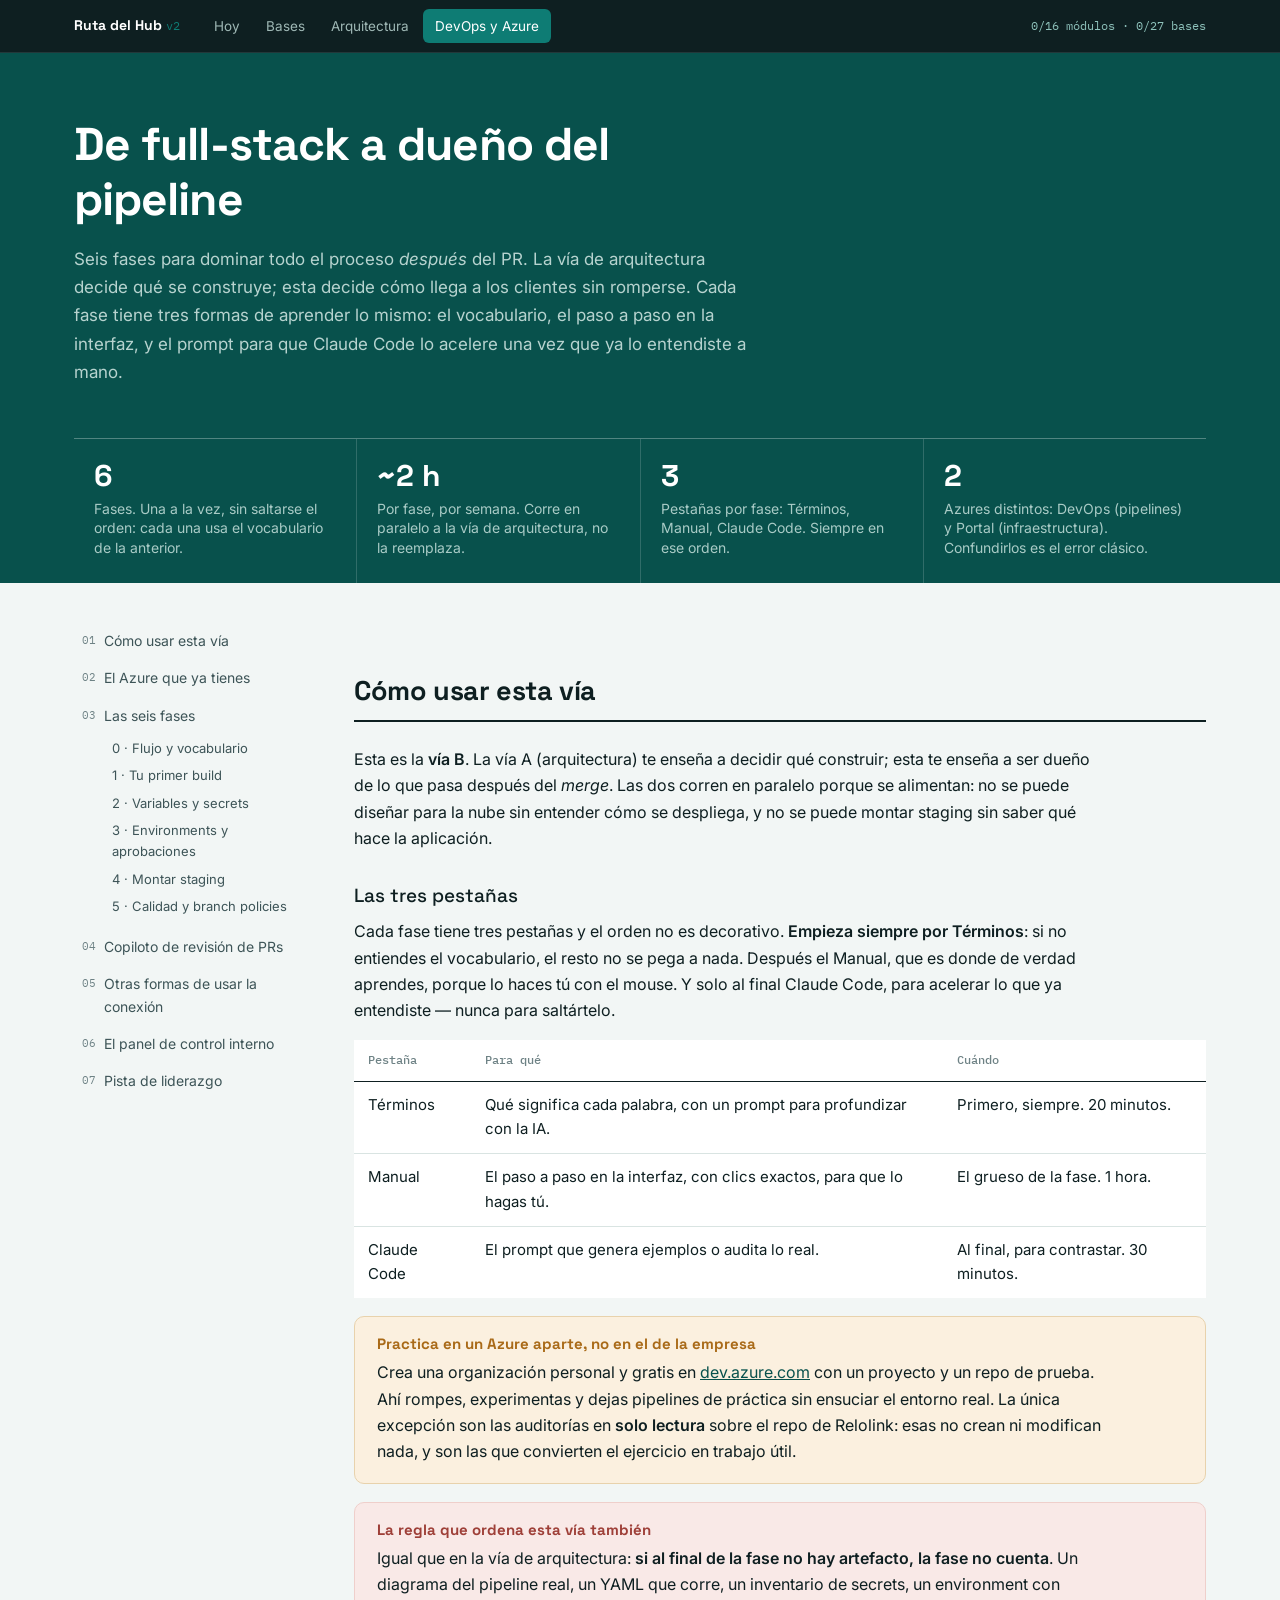
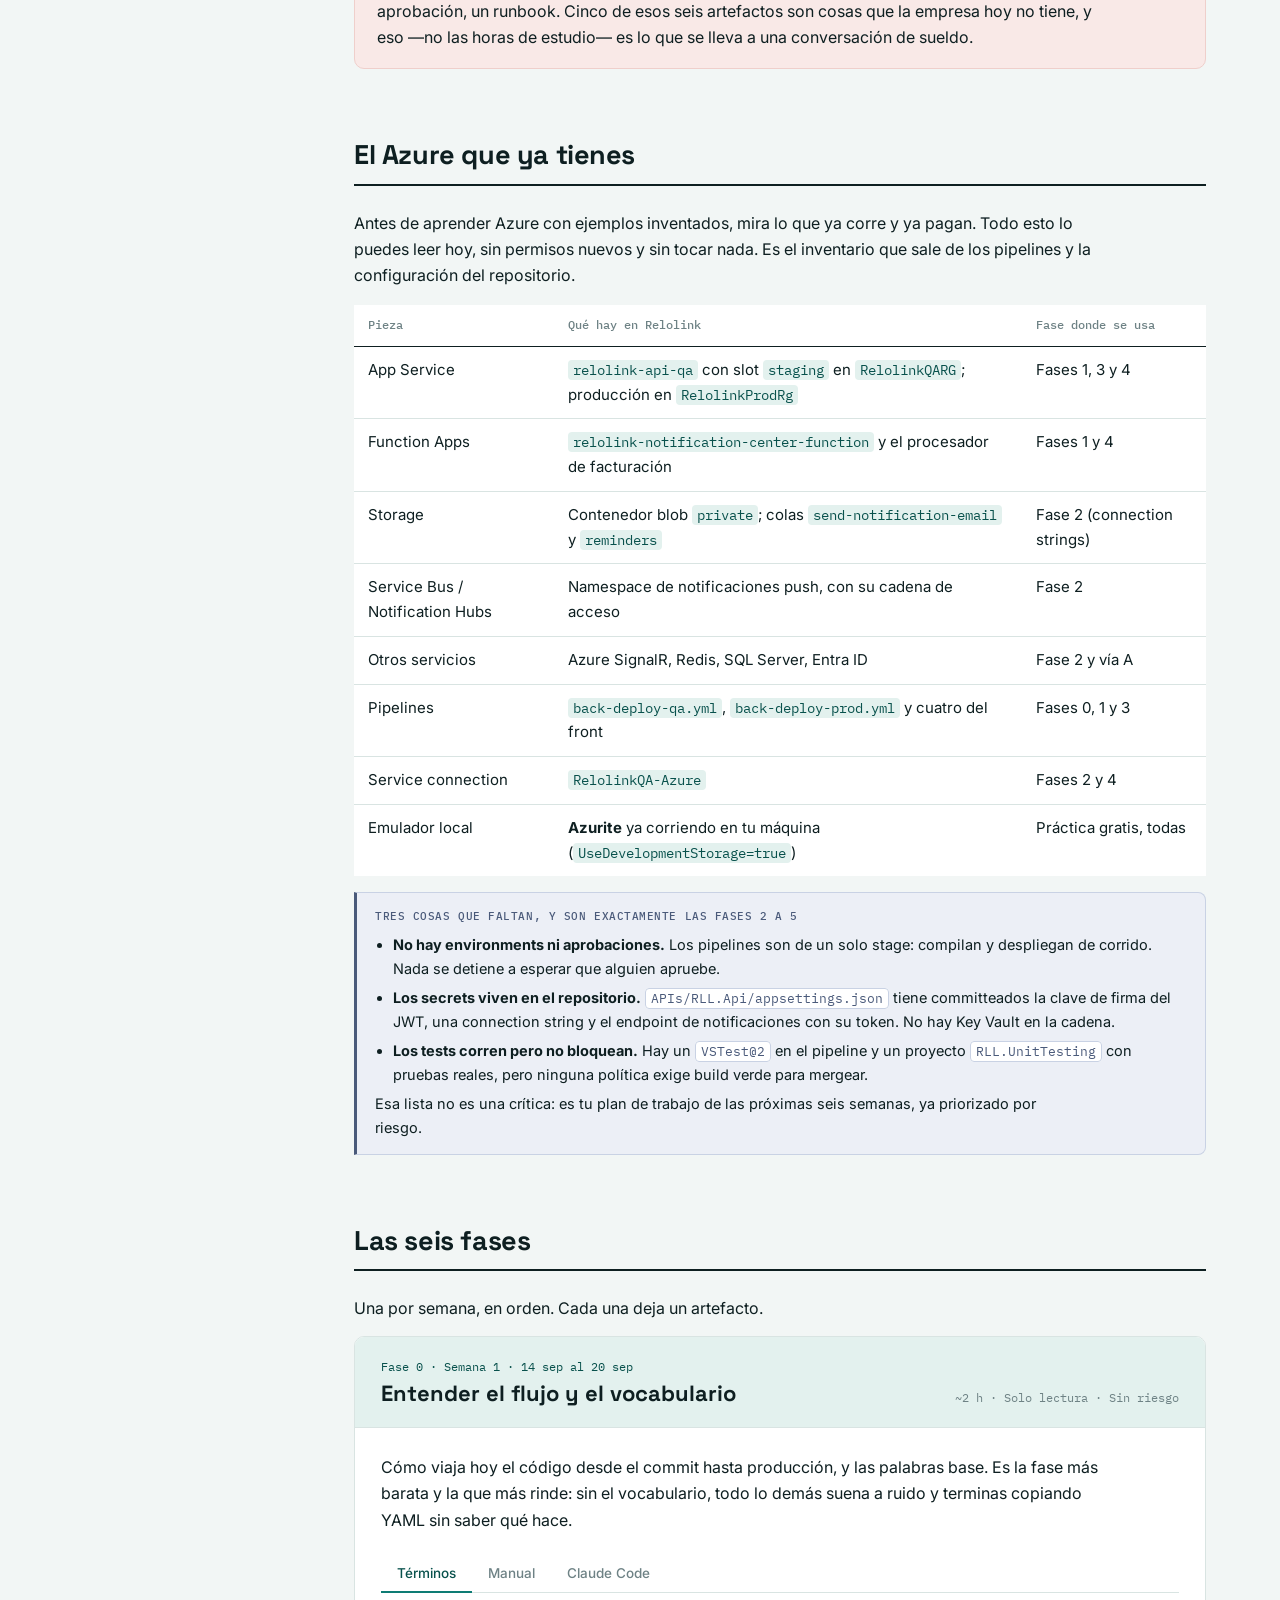
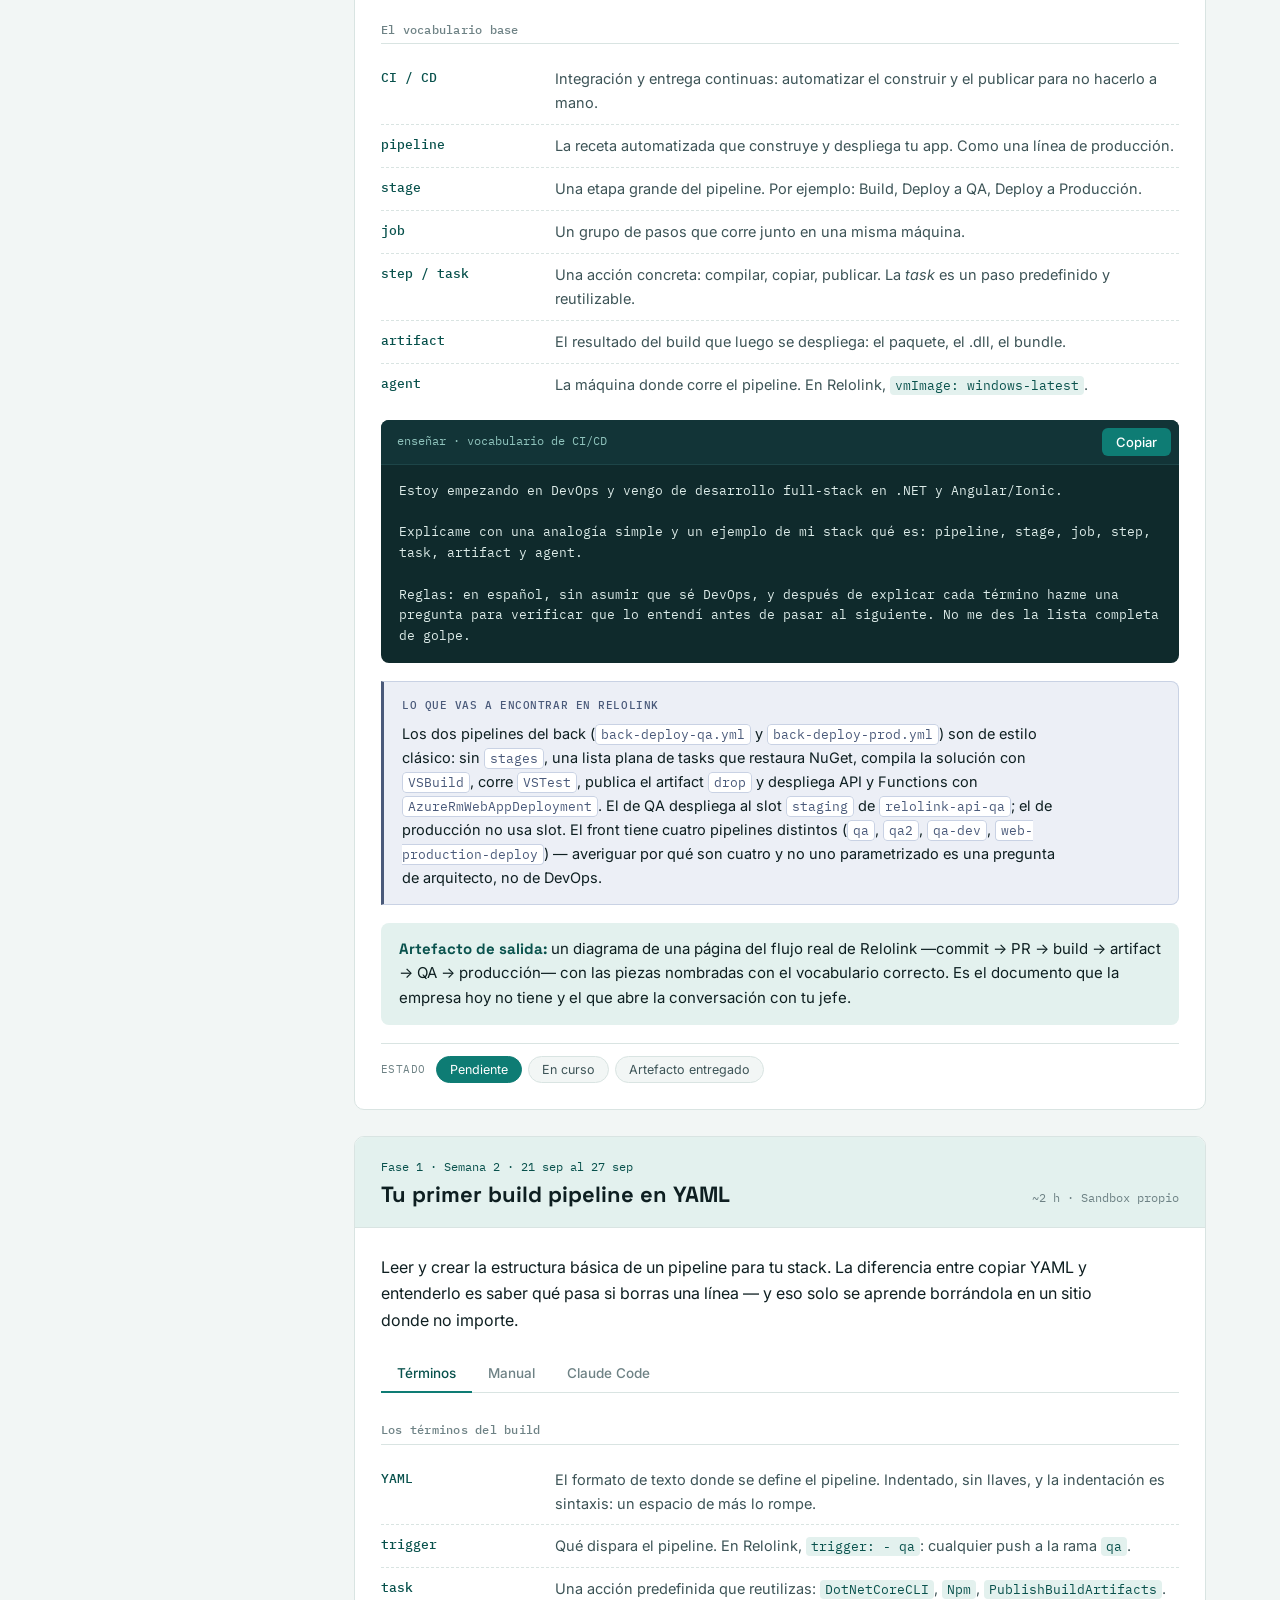
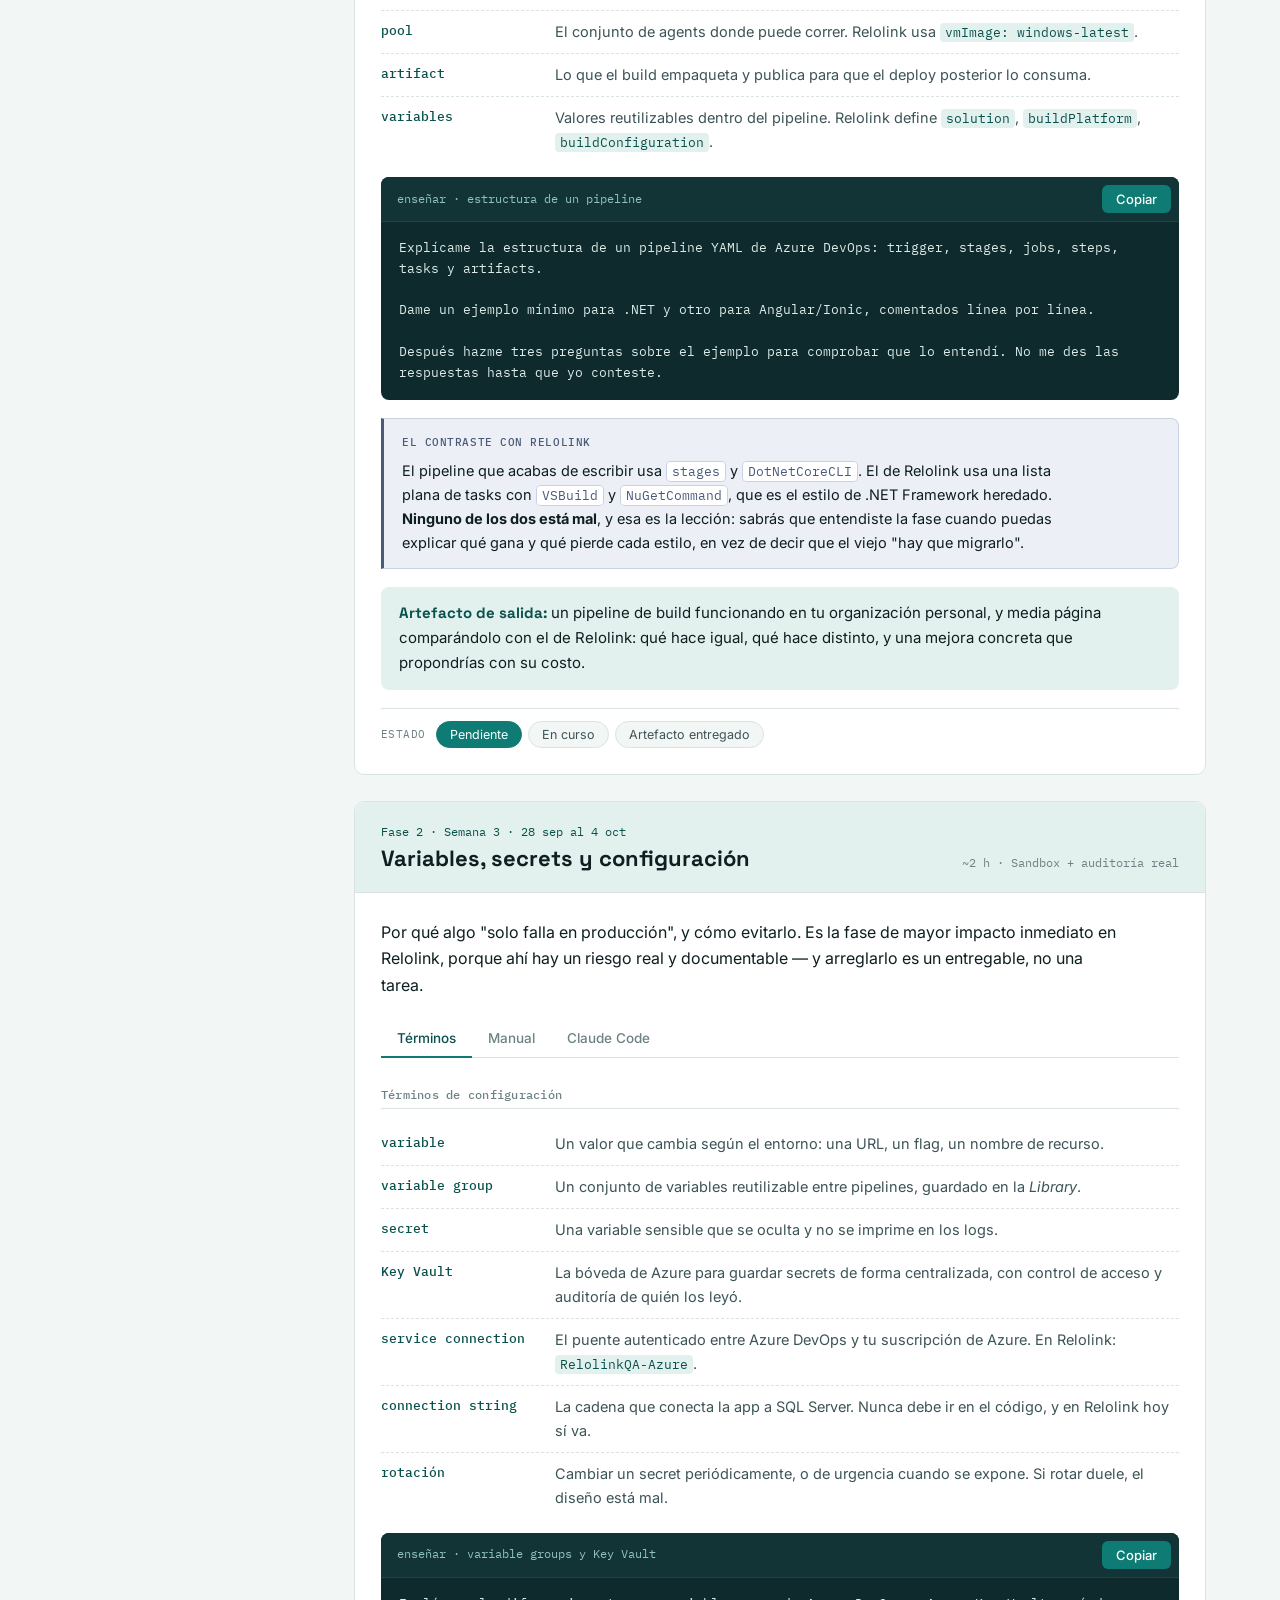
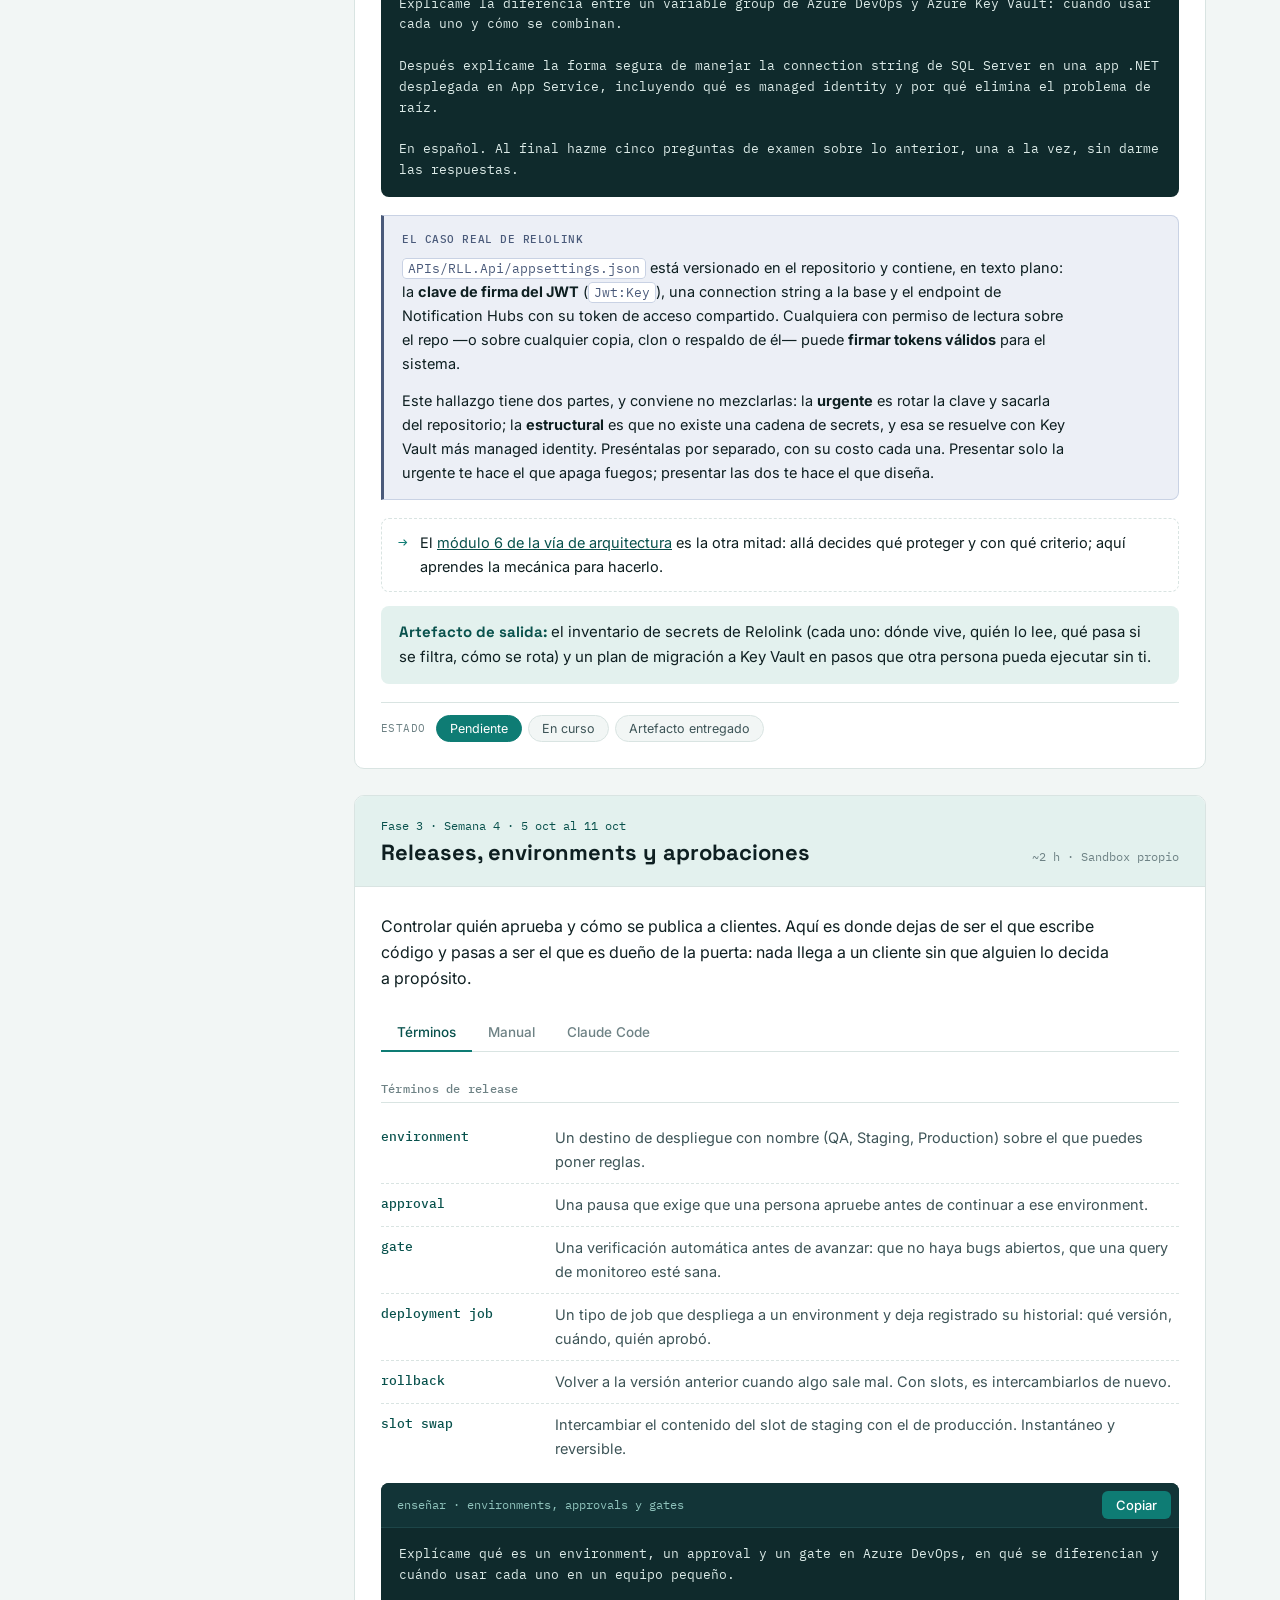
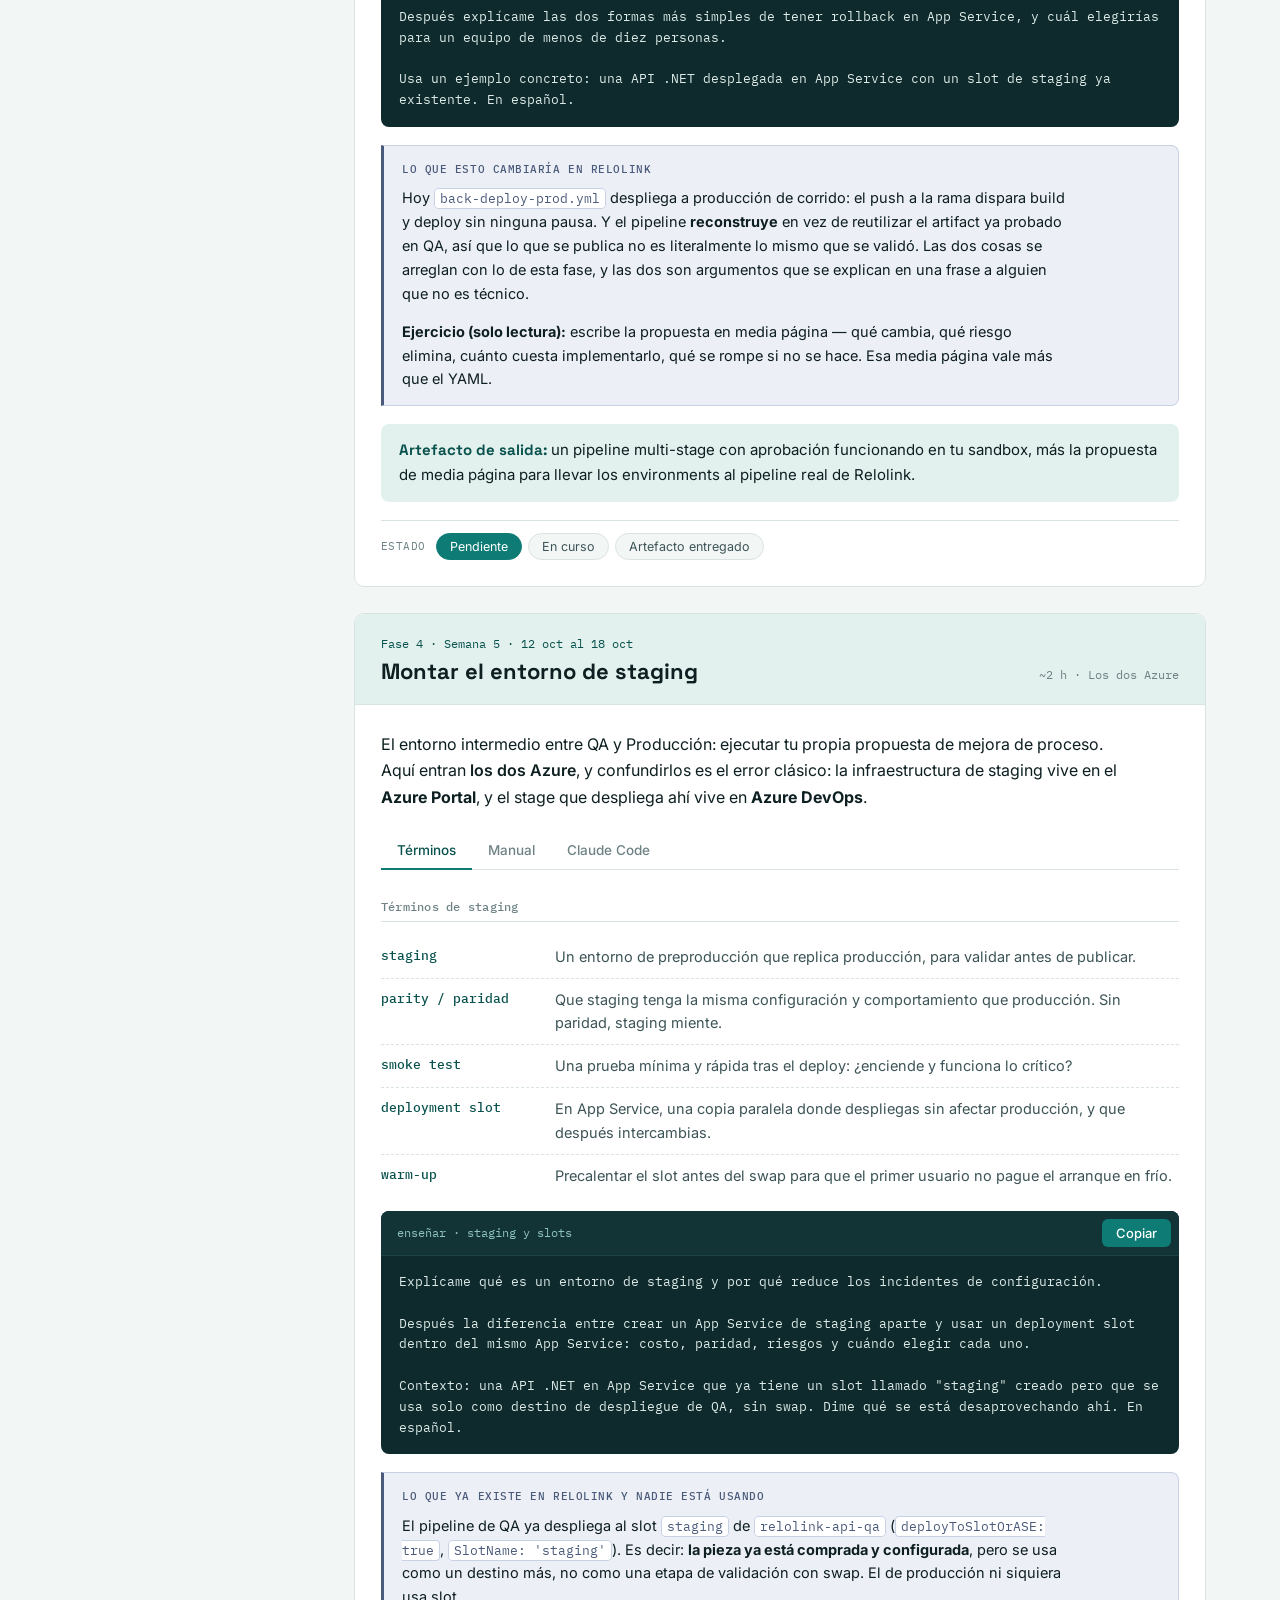
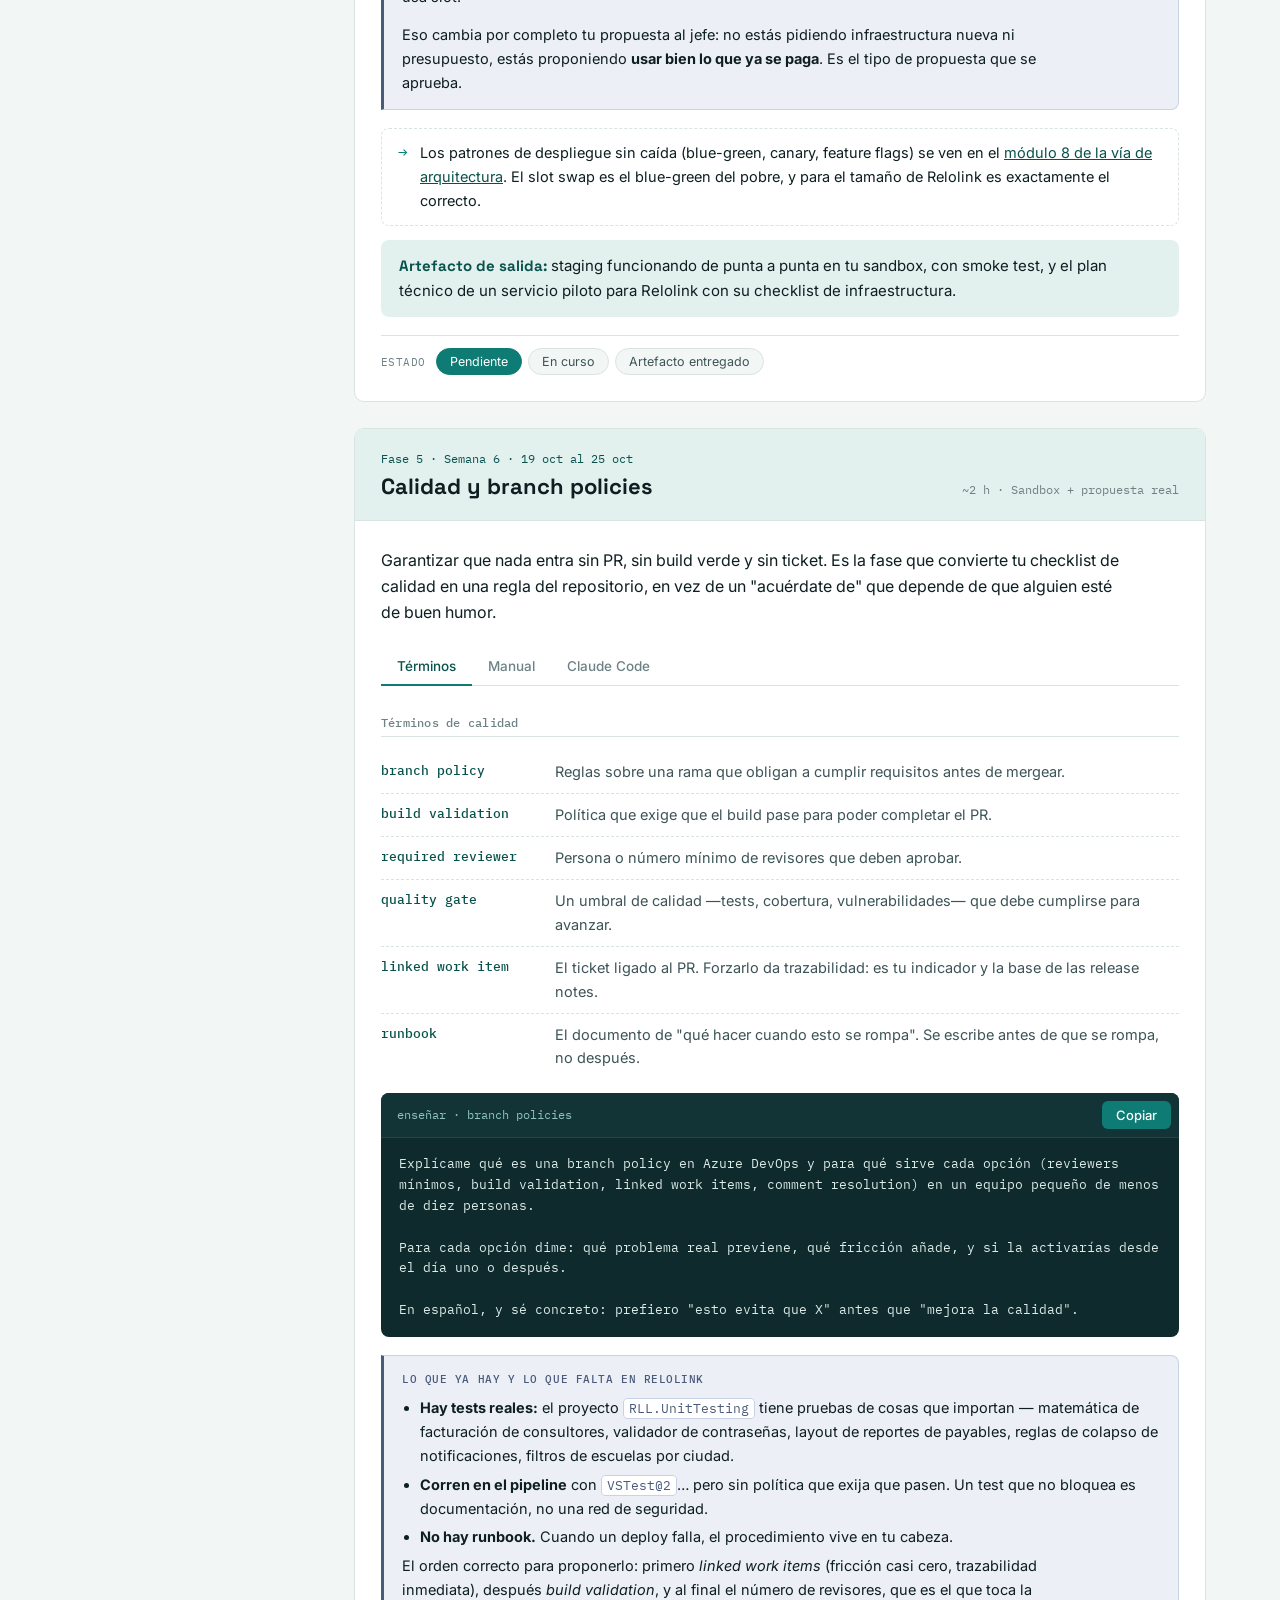
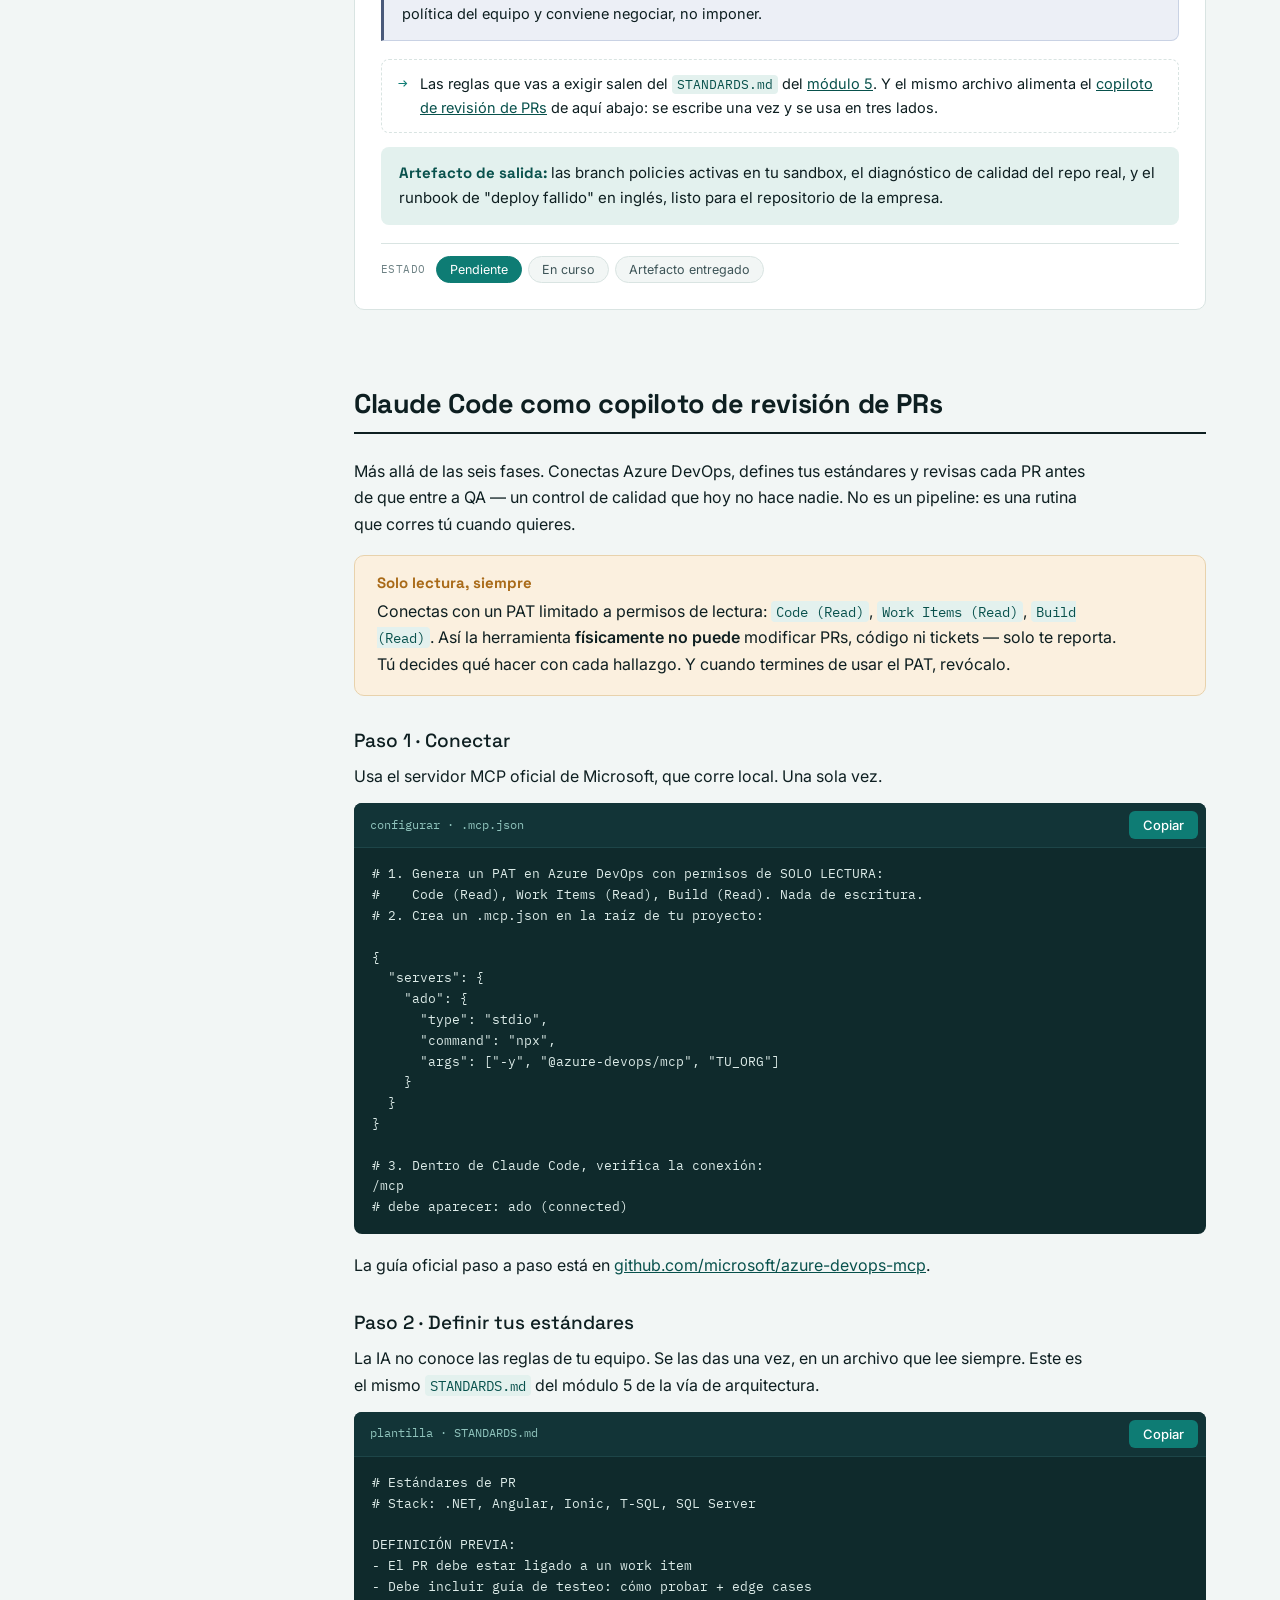
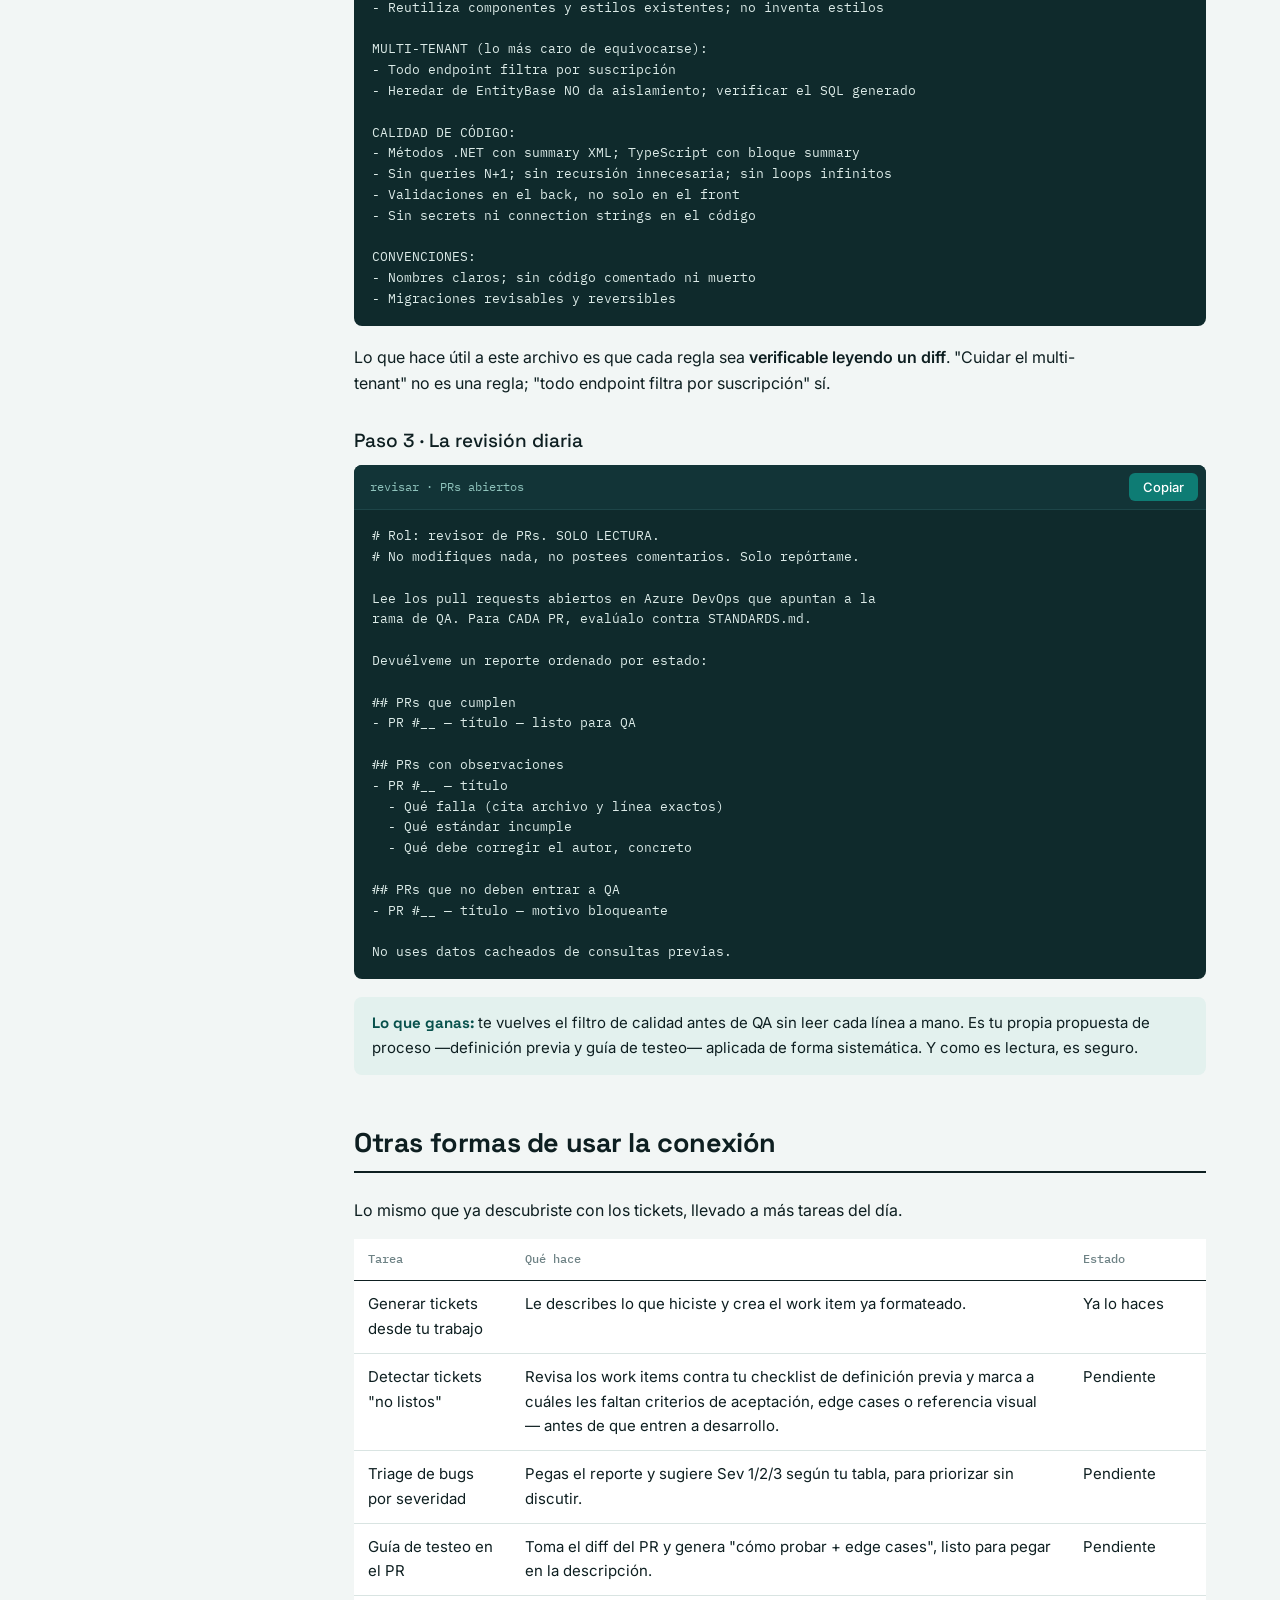
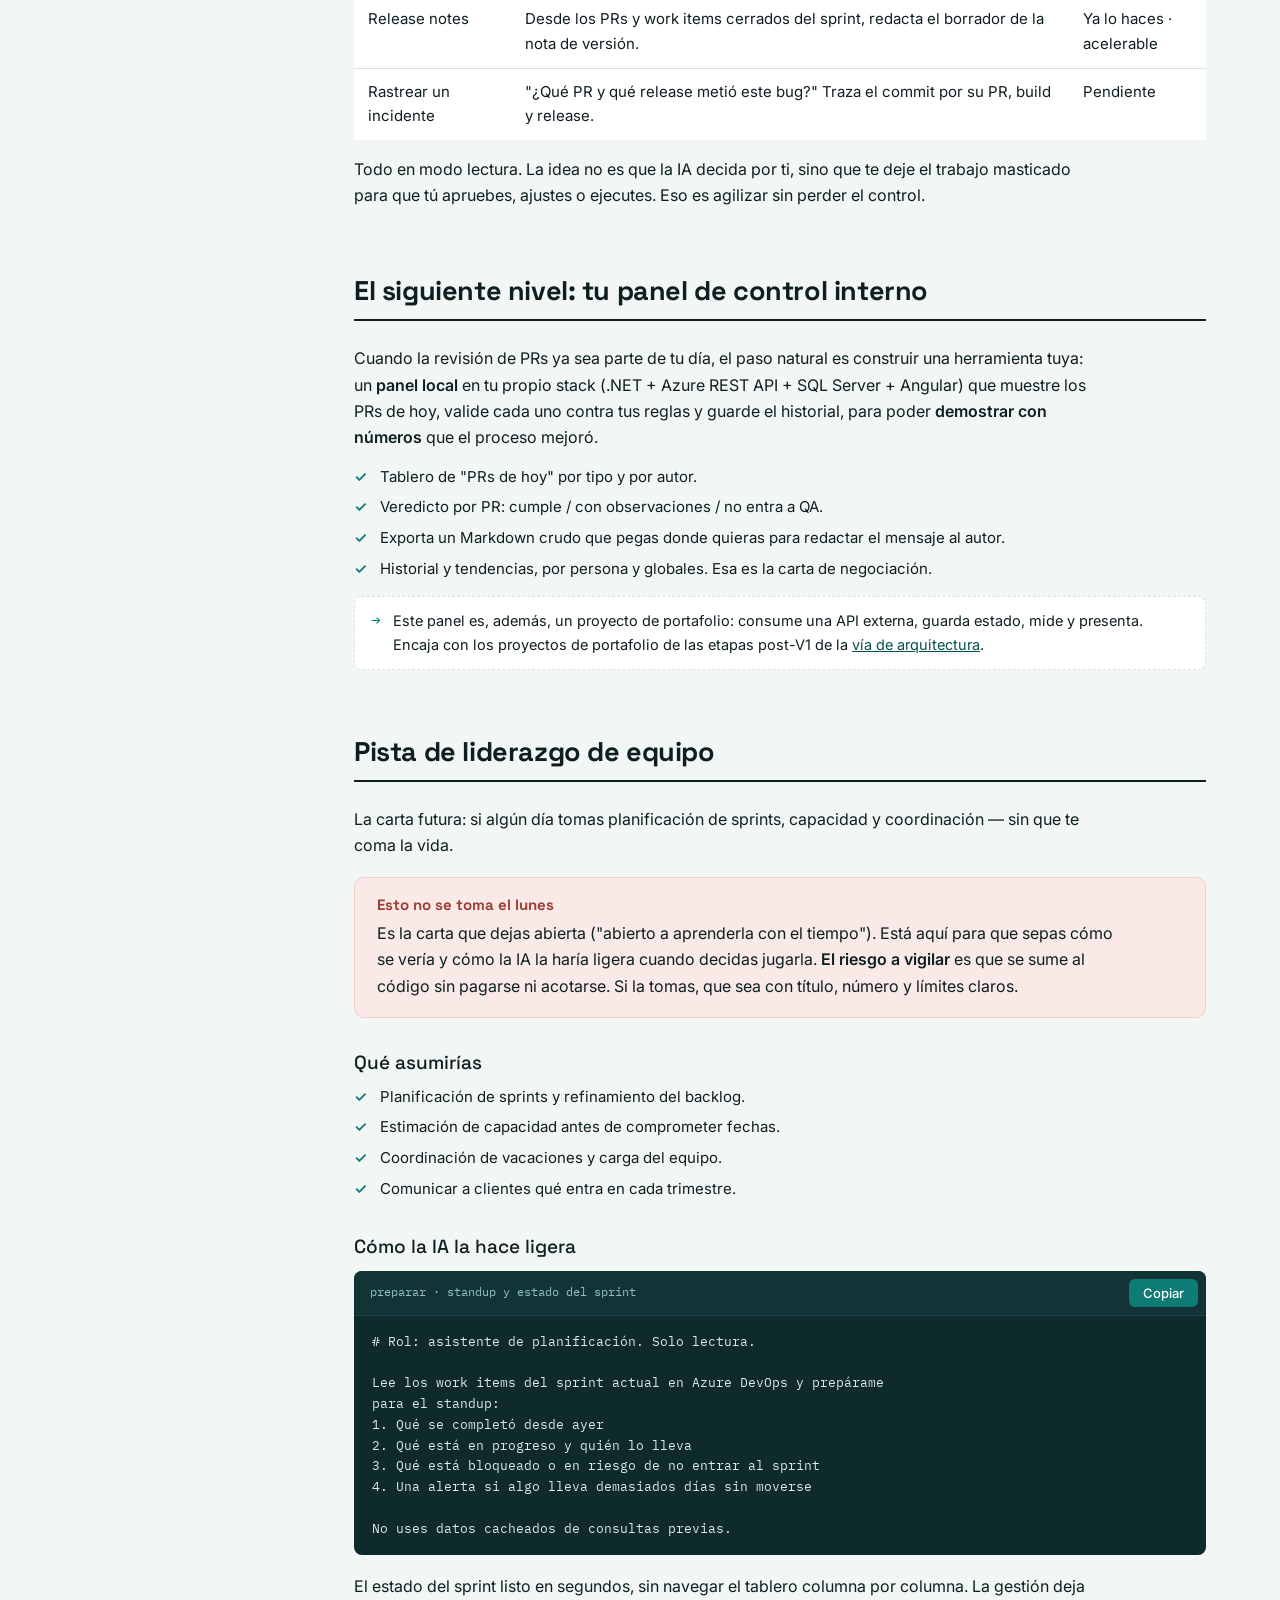
<file: devops.html>
<!DOCTYPE html>
<html lang="es">
<head>
<meta charset="utf-8">
<meta name="viewport" content="width=device-width, initial-scale=1">
<title>DevOps y Azure · dueño del pipeline</title>
<meta name="description" content="Seis fases para dominar el proceso después del PR: pipeline, secrets, environments, staging y branch policies, sobre el Azure real de Relolink.">
<link rel="preconnect" href="https://fonts.googleapis.com">
<link rel="preconnect" href="https://fonts.gstatic.com" crossorigin>
<link href="https://fonts.googleapis.com/css2?family=Space+Grotesk:wght@500;700&family=Inter:wght@400;500;600&family=IBM+Plex+Mono:wght@400;500&display=swap" rel="stylesheet">
<link rel="stylesheet" href="assets/app.css?v=6">
</head>
<body>

<div class="sitebar">
  <div class="shell">
    <a class="brand" href="index.html">Ruta del Hub <span>v2</span></a>
    <nav>
      <a href="index.html">Hoy</a>
      <a href="bases.html">Bases</a>
      <a href="arquitectura.html">Arquitectura</a>
      <a href="devops.html" aria-current="page">DevOps<span class="wide"> y Azure</span></a>
    </nav>
    <span class="spacer"></span>
    <span class="pct"></span>
  </div>
</div>

<header class="hero">
  <div class="shell">
    <h1>De full-stack a dueño del pipeline</h1>
    <p class="lede">Seis fases para dominar todo el proceso <em>después</em> del PR. La vía de arquitectura decide qué se construye; esta decide cómo llega a los clientes sin romperse. Cada fase tiene tres formas de aprender lo mismo: el vocabulario, el paso a paso en la interfaz, y el prompt para que Claude Code lo acelere una vez que ya lo entendiste a mano.</p>
    <div class="budget">
      <div><div class="k">6</div><div class="l">Fases. Una a la vez, sin saltarse el orden: cada una usa el vocabulario de la anterior.</div></div>
      <div><div class="k">~2 h</div><div class="l">Por fase, por semana. Corre en paralelo a la vía de arquitectura, no la reemplaza.</div></div>
      <div><div class="k">3</div><div class="l">Pestañas por fase: Términos, Manual, Claude Code. Siempre en ese orden.</div></div>
      <div><div class="k">2</div><div class="l">Azures distintos: DevOps (pipelines) y Portal (infraestructura). Confundirlos es el error clásico.</div></div>
    </div>
  </div>
</header>

<div class="shell"><div class="grid">

<nav class="toc">
  <p class="toc-title">Contenido</p>
  <ol>
    <li><a href="#metodo">Cómo usar esta vía</a></li>
    <li><a href="#inventario">El Azure que ya tienes</a></li>
    <li><a href="#fases">Las seis fases</a>
      <div class="sub">
        <a href="#f0">0 · Flujo y vocabulario</a>
        <a href="#f1">1 · Tu primer build</a>
        <a href="#f2">2 · Variables y secrets</a>
        <a href="#f3">3 · Environments y aprobaciones</a>
        <a href="#f4">4 · Montar staging</a>
        <a href="#f5">5 · Calidad y branch policies</a>
      </div>
    </li>
    <li><a href="#extra">Copiloto de revisión de PRs</a></li>
    <li><a href="#otras">Otras formas de usar la conexión</a></li>
    <li><a href="#panel">El panel de control interno</a></li>
    <li><a href="#liderazgo">Pista de liderazgo</a></li>
  </ol>
</nav>

<main>

<!-- ================================================================ -->
<section id="metodo">
  <h2>Cómo usar esta vía</h2>

  <p>Esta es la <strong>vía B</strong>. La vía A (arquitectura) te enseña a decidir qué construir; esta te enseña a ser dueño de lo que pasa después del <i>merge</i>. Las dos corren en paralelo porque se alimentan: no se puede diseñar para la nube sin entender cómo se despliega, y no se puede montar staging sin saber qué hace la aplicación.</p>

  <h3>Las tres pestañas</h3>
  <p>Cada fase tiene tres pestañas y el orden no es decorativo. <strong>Empieza siempre por Términos</strong>: si no entiendes el vocabulario, el resto no se pega a nada. Después el Manual, que es donde de verdad aprendes, porque lo haces tú con el mouse. Y solo al final Claude Code, para acelerar lo que ya entendiste — nunca para saltártelo.</p>

  <table>
    <thead><tr><th>Pestaña</th><th>Para qué</th><th>Cuándo</th></tr></thead>
    <tbody>
      <tr><td>Términos</td><td>Qué significa cada palabra, con un prompt para profundizar con la IA.</td><td>Primero, siempre. 20 minutos.</td></tr>
      <tr><td>Manual</td><td>El paso a paso en la interfaz, con clics exactos, para que lo hagas tú.</td><td>El grueso de la fase. 1 hora.</td></tr>
      <tr><td>Claude Code</td><td>El prompt que genera ejemplos o audita lo real.</td><td>Al final, para contrastar. 30 minutos.</td></tr>
    </tbody>
  </table>

  <div class="flag">
    <h4>Practica en un Azure aparte, no en el de la empresa</h4>
    <p>Crea una organización personal y gratis en <a href="https://dev.azure.com" target="_blank" rel="noopener">dev.azure.com</a> con un proyecto y un repo de prueba. Ahí rompes, experimentas y dejas pipelines de práctica sin ensuciar el entorno real. La única excepción son las auditorías en <strong>solo lectura</strong> sobre el repo de Relolink: esas no crean ni modifican nada, y son las que convierten el ejercicio en trabajo útil.</p>
  </div>

  <div class="stop">
    <h4>La regla que ordena esta vía también</h4>
    <p>Igual que en la vía de arquitectura: <strong>si al final de la fase no hay artefacto, la fase no cuenta</strong>. Un diagrama del pipeline real, un YAML que corre, un inventario de secrets, un environment con aprobación, un runbook. Cinco de esos seis artefactos son cosas que la empresa hoy no tiene, y eso —no las horas de estudio— es lo que se lleva a una conversación de sueldo.</p>
  </div>
</section>

<!-- ================================================================ -->
<section id="inventario">
  <h2>El Azure que ya tienes</h2>

  <p>Antes de aprender Azure con ejemplos inventados, mira lo que ya corre y ya pagan. Todo esto lo puedes leer hoy, sin permisos nuevos y sin tocar nada. Es el inventario que sale de los pipelines y la configuración del repositorio.</p>

  <table>
    <thead><tr><th>Pieza</th><th>Qué hay en Relolink</th><th>Fase donde se usa</th></tr></thead>
    <tbody>
      <tr><td>App Service</td><td><code>relolink-api-qa</code> con slot <code>staging</code> en <code>RelolinkQARG</code>; producción en <code>RelolinkProdRg</code></td><td>Fases 1, 3 y 4</td></tr>
      <tr><td>Function Apps</td><td><code>relolink-notification-center-function</code> y el procesador de facturación</td><td>Fases 1 y 4</td></tr>
      <tr><td>Storage</td><td>Contenedor blob <code>private</code>; colas <code>send-notification-email</code> y <code>reminders</code></td><td>Fase 2 (connection strings)</td></tr>
      <tr><td>Service Bus / Notification Hubs</td><td>Namespace de notificaciones push, con su cadena de acceso</td><td>Fase 2</td></tr>
      <tr><td>Otros servicios</td><td>Azure SignalR, Redis, SQL Server, Entra ID</td><td>Fase 2 y vía A</td></tr>
      <tr><td>Pipelines</td><td><code>back-deploy-qa.yml</code>, <code>back-deploy-prod.yml</code> y cuatro del front</td><td>Fases 0, 1 y 3</td></tr>
      <tr><td>Service connection</td><td><code>RelolinkQA-Azure</code></td><td>Fases 2 y 4</td></tr>
      <tr><td>Emulador local</td><td><b>Azurite</b> ya corriendo en tu máquina (<code>UseDevelopmentStorage=true</code>)</td><td>Práctica gratis, todas</td></tr>
    </tbody>
  </table>

  <div class="anchor">
    <h5>Tres cosas que faltan, y son exactamente las fases 2 a 5</h5>
    <ul>
      <li><b>No hay environments ni aprobaciones.</b> Los pipelines son de un solo stage: compilan y despliegan de corrido. Nada se detiene a esperar que alguien apruebe.</li>
      <li><b>Los secrets viven en el repositorio.</b> <code>APIs/RLL.Api/appsettings.json</code> tiene committeados la clave de firma del JWT, una connection string y el endpoint de notificaciones con su token. No hay Key Vault en la cadena.</li>
      <li><b>Los tests corren pero no bloquean.</b> Hay un <code>VSTest@2</code> en el pipeline y un proyecto <code>RLL.UnitTesting</code> con pruebas reales, pero ninguna política exige build verde para mergear.</li>
    </ul>
    <p>Esa lista no es una crítica: es tu plan de trabajo de las próximas seis semanas, ya priorizado por riesgo.</p>
  </div>
</section>

<!-- ================================================================ -->
<section id="fases">
  <h2>Las seis fases</h2>
  <p>Una por semana, en orden. Cada una deja un artefacto.</p>

  <!-- ===== F0 ===== -->
  <article class="module" id="f0">
    <div class="module-head">
      <div><span class="n">Fase 0 · <span data-weekrange="1">Semana 1</span></span><h3>Entender el flujo y el vocabulario</h3></div>
      <div class="meta">~2 h · Solo lectura · Sin riesgo</div>
    </div>
    <div class="module-body">
      <p class="why">Cómo viaja hoy el código desde el commit hasta producción, y las palabras base. Es la fase más barata y la que más rinde: sin el vocabulario, todo lo demás suena a ruido y terminas copiando YAML sin saber qué hace.</p>

      <div class="tabs" role="tablist">
        <button type="button" data-tab="t" aria-selected="true">Términos</button>
        <button type="button" data-tab="m" aria-selected="false">Manual</button>
        <button type="button" data-tab="c" aria-selected="false">Claude Code</button>
      </div>

      <div class="tabpane" data-pane="t">
        <h4>El vocabulario base</h4>
        <div class="glossary">
          <div><b>CI / CD</b><small>Integración y entrega continuas: automatizar el construir y el publicar para no hacerlo a mano.</small></div>
          <div><b>pipeline</b><small>La receta automatizada que construye y despliega tu app. Como una línea de producción.</small></div>
          <div><b>stage</b><small>Una etapa grande del pipeline. Por ejemplo: Build, Deploy a QA, Deploy a Producción.</small></div>
          <div><b>job</b><small>Un grupo de pasos que corre junto en una misma máquina.</small></div>
          <div><b>step / task</b><small>Una acción concreta: compilar, copiar, publicar. La <i>task</i> es un paso predefinido y reutilizable.</small></div>
          <div><b>artifact</b><small>El resultado del build que luego se despliega: el paquete, el .dll, el bundle.</small></div>
          <div><b>agent</b><small>La máquina donde corre el pipeline. En Relolink, <code>vmImage: windows-latest</code>.</small></div>
        </div>

        <div class="prompt">
          <div class="bar"><span>enseñar · vocabulario de CI/CD</span><button type="button" data-copy>Copiar</button></div>
<pre>Estoy empezando en DevOps y vengo de desarrollo full-stack en .NET y Angular/Ionic.

Explícame con una analogía simple y un ejemplo de mi stack qué es: pipeline, stage, job, step, task, artifact y agent.

Reglas: en español, sin asumir que sé DevOps, y después de explicar cada término hazme una pregunta para verificar que lo entendí antes de pasar al siguiente. No me des la lista completa de golpe.</pre>
        </div>
      </div>

      <div class="tabpane" data-pane="m" hidden>
        <h4>Explóralo en la interfaz</h4>
        <ol class="clicks">
          <li>Entra a <a href="https://dev.azure.com" target="_blank" rel="noopener">dev.azure.com</a> y abre la organización de Relolink (solo para mirar) o la tuya de práctica.</li>
          <li>En el menú izquierdo: <b>Pipelines &rarr; Pipelines</b>.</li>
          <li>Abre una corrida (<i>run</i>) existente. Verás cómo se divide en <b>Stages &rarr; Jobs &rarr; Steps</b>.</li>
          <li>Haz clic en un step para ver su <b>log</b>: ahí ves exactamente qué comando corrió.</li>
          <li>Ve a <b>Repos &rarr; Pull requests</b> y abre uno: observa su relación con los work items.</li>
          <li>Ve a <b>Pipelines &rarr; Environments</b> y mira qué entornos hay definidos. <b>Anota lo que encuentres</b> — es el punto de partida de la fase 3.</li>
        </ol>
        <p>Objetivo de hoy: no tocar nada. Solo reconocer en la pantalla las piezas que acabas de aprender en la pestaña de términos.</p>
      </div>

      <div class="tabpane" data-pane="c" hidden>
        <h4>Que Claude Code te lo mapee</h4>
        <p>Analizar es <strong>solo lectura</strong>, así que es seguro hacerlo sobre el repo real — no crea ni cambia nada.</p>
        <div class="prompt">
          <div class="bar"><span>auditar · pipeline real</span><button type="button" data-copy>Copiar</button></div>
<pre># Rol: auditor de CI/CD. Solo lectura, no modifiques nada.

Analiza este repositorio y su configuración de Azure DevOps.
Stack: .NET, Angular, Ionic, T-SQL, SQL Server.

Devuélveme en Markdown:
1. Los stages/jobs de cada pipeline y qué hace cada uno
2. Cómo se construye el front y el back, y qué artifact produce cada uno
3. Qué entornos existen y cómo se despliega a cada uno (incluidos slots)
4. Los 3 puntos más frágiles que detectes, ordenados por riesgo

Cita rutas de archivo exactas. No inventes: si algo no está en el repo, dilo.</pre>
        </div>
        <p><b>Qué esperar:</b> un reporte de tu pipeline real para contrastarlo con lo que viste a mano. Si el reporte dice algo que no viste en la interfaz, uno de los dos está mal — y averiguar cuál es el ejercicio.</p>
      </div>

      <div class="anchor">
        <h5>Lo que vas a encontrar en Relolink</h5>
        <p>Los dos pipelines del back (<code>back-deploy-qa.yml</code> y <code>back-deploy-prod.yml</code>) son de estilo clásico: sin <code>stages</code>, una lista plana de tasks que restaura NuGet, compila la solución con <code>VSBuild</code>, corre <code>VSTest</code>, publica el artifact <code>drop</code> y despliega API y Functions con <code>AzureRmWebAppDeployment</code>. El de QA despliega al slot <code>staging</code> de <code>relolink-api-qa</code>; el de producción no usa slot. El front tiene cuatro pipelines distintos (<code>qa</code>, <code>qa2</code>, <code>qa-dev</code>, <code>web-production-deploy</code>) — averiguar por qué son cuatro y no uno parametrizado es una pregunta de arquitecto, no de DevOps.</p>
      </div>

      <div class="artifact"><b>Artefacto de salida:</b> un diagrama de una página del flujo real de Relolink —commit &rarr; PR &rarr; build &rarr; artifact &rarr; QA &rarr; producción— con las piezas nombradas con el vocabulario correcto. Es el documento que la empresa hoy no tiene y el que abre la conversación con tu jefe.</div>
    </div>
  </article>

  <!-- ===== F1 ===== -->
  <article class="module" id="f1">
    <div class="module-head">
      <div><span class="n">Fase 1 · <span data-weekrange="2">Semana 2</span></span><h3>Tu primer build pipeline en YAML</h3></div>
      <div class="meta">~2 h · Sandbox propio</div>
    </div>
    <div class="module-body">
      <p class="why">Leer y crear la estructura básica de un pipeline para tu stack. La diferencia entre copiar YAML y entenderlo es saber qué pasa si borras una línea — y eso solo se aprende borrándola en un sitio donde no importe.</p>

      <div class="tabs" role="tablist">
        <button type="button" data-tab="t" aria-selected="true">Términos</button>
        <button type="button" data-tab="m" aria-selected="false">Manual</button>
        <button type="button" data-tab="c" aria-selected="false">Claude Code</button>
      </div>

      <div class="tabpane" data-pane="t">
        <h4>Los términos del build</h4>
        <div class="glossary">
          <div><b>YAML</b><small>El formato de texto donde se define el pipeline. Indentado, sin llaves, y la indentación es sintaxis: un espacio de más lo rompe.</small></div>
          <div><b>trigger</b><small>Qué dispara el pipeline. En Relolink, <code>trigger: - qa</code>: cualquier push a la rama <code>qa</code>.</small></div>
          <div><b>task</b><small>Una acción predefinida que reutilizas: <code>DotNetCoreCLI</code>, <code>Npm</code>, <code>PublishBuildArtifacts</code>.</small></div>
          <div><b>pool</b><small>El conjunto de agents donde puede correr. Relolink usa <code>vmImage: windows-latest</code>.</small></div>
          <div><b>artifact</b><small>Lo que el build empaqueta y publica para que el deploy posterior lo consuma.</small></div>
          <div><b>variables</b><small>Valores reutilizables dentro del pipeline. Relolink define <code>solution</code>, <code>buildPlatform</code>, <code>buildConfiguration</code>.</small></div>
        </div>
        <div class="prompt">
          <div class="bar"><span>enseñar · estructura de un pipeline</span><button type="button" data-copy>Copiar</button></div>
<pre>Explícame la estructura de un pipeline YAML de Azure DevOps: trigger, stages, jobs, steps, tasks y artifacts.

Dame un ejemplo mínimo para .NET y otro para Angular/Ionic, comentados línea por línea.

Después hazme tres preguntas sobre el ejemplo para comprobar que lo entendí. No me des las respuestas hasta que yo conteste.</pre>
        </div>
      </div>

      <div class="tabpane" data-pane="m" hidden>
        <h4>Créalo tú en tu Azure de práctica</h4>
        <ol class="clicks">
          <li>En tu organización personal: <b>Pipelines &rarr; Pipelines &rarr; New pipeline</b>.</li>
          <li>En "Where is your code?", elige <b>Azure Repos Git</b> y selecciona tu repo de prueba.</li>
          <li>Elige <b>Starter pipeline</b>: te abre un YAML básico y editable.</li>
          <li>Usa <b>Show assistant</b> (panel derecho) para insertar tasks sin escribirlas a mano.</li>
          <li><b>Save and run</b> &rarr; confirma el commit &rarr; observa la corrida con los stages que aprendiste.</li>
          <li><b>Rompe cosas a propósito:</b> cambia el nombre de una task, quita una indentación, apunta a un proyecto que no existe. Lee el log del error completo antes de arreglarlo.</li>
        </ol>
        <p>Aprendes el doble cuando algo se rompe en un entorno donde no importa. Un pipeline que nunca falló no te enseñó a leer un log.</p>
      </div>

      <div class="tabpane" data-pane="c" hidden>
        <h4>Que Code te genere un ejemplo comentado</h4>
        <div class="prompt">
          <div class="bar"><span>generar · pipeline de build</span><button type="button" data-copy>Copiar</button></div>
<pre># Rol: ingeniero de DevOps. Ejemplo didáctico para un sandbox.
# No toques ningún repositorio real.

Crea un azure-pipelines.yml de BUILD (no deploy) para un proyecto
.NET (backend) + Angular/Ionic (frontend).

- Comenta CADA bloque en inglés (trigger, stages, jobs, steps)
- Incluye: restore/build/publish de .NET; npm ci + ng build;
  y la publicación de artifacts
- Usa la sintaxis moderna con stages, no la lista plana de tasks

Después del YAML, dame una tabla en español explicando cada
sección en una línea, y señala qué haría distinto de un pipeline
clásico con VSBuild y por qué.</pre>
        </div>
      </div>

      <div class="anchor">
        <h5>El contraste con Relolink</h5>
        <p>El pipeline que acabas de escribir usa <code>stages</code> y <code>DotNetCoreCLI</code>. El de Relolink usa una lista plana de tasks con <code>VSBuild</code> y <code>NuGetCommand</code>, que es el estilo de .NET Framework heredado. <b>Ninguno de los dos está mal</b>, y esa es la lección: sabrás que entendiste la fase cuando puedas explicar qué gana y qué pierde cada estilo, en vez de decir que el viejo "hay que migrarlo".</p>
      </div>

      <div class="artifact"><b>Artefacto de salida:</b> un pipeline de build funcionando en tu organización personal, y media página comparándolo con el de Relolink: qué hace igual, qué hace distinto, y una mejora concreta que propondrías con su costo.</div>
    </div>
  </article>

  <!-- ===== F2 ===== -->
  <article class="module" id="f2">
    <div class="module-head">
      <div><span class="n">Fase 2 · <span data-weekrange="3">Semana 3</span></span><h3>Variables, secrets y configuración</h3></div>
      <div class="meta">~2 h · Sandbox + auditoría real</div>
    </div>
    <div class="module-body">
      <p class="why">Por qué algo "solo falla en producción", y cómo evitarlo. Es la fase de mayor impacto inmediato en Relolink, porque ahí hay un riesgo real y documentable — y arreglarlo es un entregable, no una tarea.</p>

      <div class="tabs" role="tablist">
        <button type="button" data-tab="t" aria-selected="true">Términos</button>
        <button type="button" data-tab="m" aria-selected="false">Manual</button>
        <button type="button" data-tab="c" aria-selected="false">Claude Code</button>
      </div>

      <div class="tabpane" data-pane="t">
        <h4>Términos de configuración</h4>
        <div class="glossary">
          <div><b>variable</b><small>Un valor que cambia según el entorno: una URL, un flag, un nombre de recurso.</small></div>
          <div><b>variable group</b><small>Un conjunto de variables reutilizable entre pipelines, guardado en la <i>Library</i>.</small></div>
          <div><b>secret</b><small>Una variable sensible que se oculta y no se imprime en los logs.</small></div>
          <div><b>Key Vault</b><small>La bóveda de Azure para guardar secrets de forma centralizada, con control de acceso y auditoría de quién los leyó.</small></div>
          <div><b>service connection</b><small>El puente autenticado entre Azure DevOps y tu suscripción de Azure. En Relolink: <code>RelolinkQA-Azure</code>.</small></div>
          <div><b>connection string</b><small>La cadena que conecta la app a SQL Server. Nunca debe ir en el código, y en Relolink hoy sí va.</small></div>
          <div><b>rotación</b><small>Cambiar un secret periódicamente, o de urgencia cuando se expone. Si rotar duele, el diseño está mal.</small></div>
        </div>
        <div class="prompt">
          <div class="bar"><span>enseñar · variable groups y Key Vault</span><button type="button" data-copy>Copiar</button></div>
<pre>Explícame la diferencia entre un variable group de Azure DevOps y Azure Key Vault: cuándo usar cada uno y cómo se combinan.

Después explícame la forma segura de manejar la connection string de SQL Server en una app .NET desplegada en App Service, incluyendo qué es managed identity y por qué elimina el problema de raíz.

En español. Al final hazme cinco preguntas de examen sobre lo anterior, una a la vez, sin darme las respuestas.</pre>
        </div>
      </div>

      <div class="tabpane" data-pane="m" hidden>
        <h4>Crea un variable group</h4>
        <ol class="clicks">
          <li>Ve a <b>Pipelines &rarr; Library</b>.</li>
          <li>Clic en <b>+ Variable group</b> y ponle un nombre, por ejemplo <code>qa-config</code>.</li>
          <li>Agrega variables clave/valor, por ejemplo <code>ApiUrl</code>.</li>
          <li>Para una sensible, haz clic en el <b>candado</b> junto al valor: la convierte en secret y deja de imprimirse en los logs.</li>
          <li>Opcional pero importante: activa <b>Link secrets from an Azure key vault</b> y conecta un Key Vault.</li>
          <li>En tu YAML, referencia el grupo con <code>variables: - group: qa-config</code>.</li>
          <li>Para conectar con Azure: engranaje <b>Project settings</b> (abajo a la izquierda) &rarr; <b>Service connections</b> &rarr; New service connection.</li>
        </ol>
      </div>

      <div class="tabpane" data-pane="c" hidden>
        <h4>Audita la configuración real</h4>
        <div class="prompt">
          <div class="bar"><span>auditar · secrets y configuración</span><button type="button" data-copy>Copiar</button></div>
<pre># Rol: auditor de configuración. Solo analiza, no modifiques nada.

Revisa cómo se maneja la configuración por entorno en este repo
(.NET + Angular/Ionic + SQL Server). Repórtame en Markdown:

1. Dónde se definen variables y secrets (archivos y rutas exactas)
2. Cómo se manejan las connection strings de SQL Server
3. Cualquier secret hardcodeado o expuesto, marcado como riesgo
   y clasificado por severidad
4. Si se usa Azure Key Vault o no, y qué haría falta para usarlo

NO imprimas el valor de ningún secret, solo su ubicación y su tipo.
Termina con un plan de remediación en pasos ejecutables, ordenado
por riesgo, indicando cuáles requieren rotar una credencial.</pre>
        </div>
      </div>

      <div class="anchor">
        <h5>El caso real de Relolink</h5>
        <p><code>APIs/RLL.Api/appsettings.json</code> está versionado en el repositorio y contiene, en texto plano: la <b>clave de firma del JWT</b> (<code>Jwt:Key</code>), una connection string a la base y el endpoint de Notification Hubs con su token de acceso compartido. Cualquiera con permiso de lectura sobre el repo —o sobre cualquier copia, clon o respaldo de él— puede <b>firmar tokens válidos</b> para el sistema.</p>
        <p>Este hallazgo tiene dos partes, y conviene no mezclarlas: la <b>urgente</b> es rotar la clave y sacarla del repositorio; la <b>estructural</b> es que no existe una cadena de secrets, y esa se resuelve con Key Vault más managed identity. Preséntalas por separado, con su costo cada una. Presentar solo la urgente te hace el que apaga fuegos; presentar las dos te hace el que diseña.</p>
      </div>
      <div class="bridge"><span class="ico">&rarr;</span><p>El <a href="arquitectura.html#m6">módulo 6 de la vía de arquitectura</a> es la otra mitad: allá decides qué proteger y con qué criterio; aquí aprendes la mecánica para hacerlo.</p></div>

      <div class="artifact"><b>Artefacto de salida:</b> el inventario de secrets de Relolink (cada uno: dónde vive, quién lo lee, qué pasa si se filtra, cómo se rota) y un plan de migración a Key Vault en pasos que otra persona pueda ejecutar sin ti.</div>
    </div>
  </article>

  <!-- ===== F3 ===== -->
  <article class="module" id="f3">
    <div class="module-head">
      <div><span class="n">Fase 3 · <span data-weekrange="4">Semana 4</span></span><h3>Releases, environments y aprobaciones</h3></div>
      <div class="meta">~2 h · Sandbox propio</div>
    </div>
    <div class="module-body">
      <p class="why">Controlar quién aprueba y cómo se publica a clientes. Aquí es donde dejas de ser el que escribe código y pasas a ser el que es dueño de la puerta: nada llega a un cliente sin que alguien lo decida a propósito.</p>

      <div class="tabs" role="tablist">
        <button type="button" data-tab="t" aria-selected="true">Términos</button>
        <button type="button" data-tab="m" aria-selected="false">Manual</button>
        <button type="button" data-tab="c" aria-selected="false">Claude Code</button>
      </div>

      <div class="tabpane" data-pane="t">
        <h4>Términos de release</h4>
        <div class="glossary">
          <div><b>environment</b><small>Un destino de despliegue con nombre (QA, Staging, Production) sobre el que puedes poner reglas.</small></div>
          <div><b>approval</b><small>Una pausa que exige que una persona apruebe antes de continuar a ese environment.</small></div>
          <div><b>gate</b><small>Una verificación automática antes de avanzar: que no haya bugs abiertos, que una query de monitoreo esté sana.</small></div>
          <div><b>deployment job</b><small>Un tipo de job que despliega a un environment y deja registrado su historial: qué versión, cuándo, quién aprobó.</small></div>
          <div><b>rollback</b><small>Volver a la versión anterior cuando algo sale mal. Con slots, es intercambiarlos de nuevo.</small></div>
          <div><b>slot swap</b><small>Intercambiar el contenido del slot de staging con el de producción. Instantáneo y reversible.</small></div>
        </div>
        <div class="prompt">
          <div class="bar"><span>enseñar · environments, approvals y gates</span><button type="button" data-copy>Copiar</button></div>
<pre>Explícame qué es un environment, un approval y un gate en Azure DevOps, en qué se diferencian y cuándo usar cada uno en un equipo pequeño.

Después explícame las dos formas más simples de tener rollback en App Service, y cuál elegirías para un equipo de menos de diez personas.

Usa un ejemplo concreto: una API .NET desplegada en App Service con un slot de staging ya existente. En español.</pre>
        </div>
      </div>

      <div class="tabpane" data-pane="m" hidden>
        <h4>Pon una aprobación antes de Producción</h4>
        <ol class="clicks">
          <li><b>Pipelines &rarr; Environments &rarr; New environment</b>. Nómbralo <code>Production</code>.</li>
          <li>Abre el environment y haz clic en el botón <b>"⋮"</b> (arriba a la derecha) &rarr; <b>Approvals and checks</b>.</li>
          <li>Clic en <b>+</b> &rarr; <b>Approvals</b> &rarr; agrégate como approver &rarr; <b>Create</b>.</li>
          <li>En tu YAML, usa un <code>deployment job</code> que apunte a <code>environment: Production</code>.</li>
          <li>Corre el pipeline: antes de Production <b>se detendrá</b> esperando tu aprobación.</li>
          <li>Apruébalo desde la corrida y observa cómo continúa. Mira después el historial del environment: queda registrado quién aprobó qué versión y cuándo.</li>
        </ol>
        <p>Acabas de crear el control de release. Ese historial, además, es la trazabilidad que hoy no existe y que cualquier auditoría de un cliente grande va a pedir.</p>
      </div>

      <div class="tabpane" data-pane="c" hidden>
        <h4>Que Code arme el multi-stage</h4>
        <div class="prompt">
          <div class="bar"><span>generar · pipeline multi-stage con aprobación</span><button type="button" data-copy>Copiar</button></div>
<pre># Rol: ingeniero de release. Ejemplo comentado para sandbox.

Crea un azure-pipelines.yml multi-stage que:
- construya la app (.NET + Angular/Ionic) una sola vez
- despliegue a QA automáticamente
- despliegue a Producción SOLO tras aprobación manual

Requisitos:
- Usa environments con approvals y deployment jobs
- Comenta cada bloque en inglés
- Muestra dónde iría un gate y cómo sería un rollback por slot swap
- Explica en una nota final qué parte se configura en la UI y no
  en el YAML, porque esa distinción es la que más confunde

El artifact debe construirse una vez y reutilizarse en los dos
deploys: explica por qué eso importa.</pre>
        </div>
      </div>

      <div class="anchor">
        <h5>Lo que esto cambiaría en Relolink</h5>
        <p>Hoy <code>back-deploy-prod.yml</code> despliega a producción de corrido: el push a la rama dispara build y deploy sin ninguna pausa. Y el pipeline <b>reconstruye</b> en vez de reutilizar el artifact ya probado en QA, así que lo que se publica no es literalmente lo mismo que se validó. Las dos cosas se arreglan con lo de esta fase, y las dos son argumentos que se explican en una frase a alguien que no es técnico.</p>
        <p><b>Ejercicio (solo lectura):</b> escribe la propuesta en media página — qué cambia, qué riesgo elimina, cuánto cuesta implementarlo, qué se rompe si no se hace. Esa media página vale más que el YAML.</p>
      </div>

      <div class="artifact"><b>Artefacto de salida:</b> un pipeline multi-stage con aprobación funcionando en tu sandbox, más la propuesta de media página para llevar los environments al pipeline real de Relolink.</div>
    </div>
  </article>

  <!-- ===== F4 ===== -->
  <article class="module" id="f4">
    <div class="module-head">
      <div><span class="n">Fase 4 · <span data-weekrange="5">Semana 5</span></span><h3>Montar el entorno de staging</h3></div>
      <div class="meta">~2 h · Los dos Azure</div>
    </div>
    <div class="module-body">
      <p class="why">El entorno intermedio entre QA y Producción: ejecutar tu propia propuesta de mejora de proceso. Aquí entran <strong>los dos Azure</strong>, y confundirlos es el error clásico: la infraestructura de staging vive en el <b>Azure Portal</b>, y el stage que despliega ahí vive en <b>Azure DevOps</b>.</p>

      <div class="tabs" role="tablist">
        <button type="button" data-tab="t" aria-selected="true">Términos</button>
        <button type="button" data-tab="m" aria-selected="false">Manual</button>
        <button type="button" data-tab="c" aria-selected="false">Claude Code</button>
      </div>

      <div class="tabpane" data-pane="t">
        <h4>Términos de staging</h4>
        <div class="glossary">
          <div><b>staging</b><small>Un entorno de preproducción que replica producción, para validar antes de publicar.</small></div>
          <div><b>parity / paridad</b><small>Que staging tenga la misma configuración y comportamiento que producción. Sin paridad, staging miente.</small></div>
          <div><b>smoke test</b><small>Una prueba mínima y rápida tras el deploy: ¿enciende y funciona lo crítico?</small></div>
          <div><b>deployment slot</b><small>En App Service, una copia paralela donde despliegas sin afectar producción, y que después intercambias.</small></div>
          <div><b>warm-up</b><small>Precalentar el slot antes del swap para que el primer usuario no pague el arranque en frío.</small></div>
        </div>
        <div class="prompt">
          <div class="bar"><span>enseñar · staging y slots</span><button type="button" data-copy>Copiar</button></div>
<pre>Explícame qué es un entorno de staging y por qué reduce los incidentes de configuración.

Después la diferencia entre crear un App Service de staging aparte y usar un deployment slot dentro del mismo App Service: costo, paridad, riesgos y cuándo elegir cada uno.

Contexto: una API .NET en App Service que ya tiene un slot llamado "staging" creado pero que se usa solo como destino de despliegue de QA, sin swap. Dime qué se está desaprovechando ahí. En español.</pre>
        </div>
      </div>

      <div class="tabpane" data-pane="m" hidden>
        <h4>Móntalo (tocando los dos Azure)</h4>
        <ol class="clicks">
          <li><b>Azure Portal</b> (<a href="https://portal.azure.com" target="_blank" rel="noopener">portal.azure.com</a>): crea un App Service <code>miapp-staging</code>, o mejor, un <b>deployment slot</b> llamado <code>staging</code> dentro de tu App Service.</li>
          <li><b>Azure DevOps</b>: <b>Pipelines &rarr; Environments &rarr; New environment &rarr; Staging</b>.</li>
          <li>En tu YAML, agrega un stage <code>Deploy_Staging</code> entre QA y Production.</li>
          <li>Apunta ese stage a la infraestructura de staging mediante la <b>service connection</b>.</li>
          <li>Tras el deploy a staging, corre tu <b>smoke test</b>. Al principio, manual con una checklist de cinco puntos.</li>
          <li>Solo si el smoke test pasa, deja que avance a Production — idealmente con un <b>swap</b> de slots, que además te da el rollback gratis.</li>
        </ol>
        <p>Empieza por <b>un solo servicio</b>, el de más incidencias. No hace falta montarlo para todo de golpe, y hacerlo de golpe es la forma más común de que no se haga nunca.</p>
      </div>

      <div class="tabpane" data-pane="c" hidden>
        <h4>Que Code proponga el stage</h4>
        <div class="prompt">
          <div class="bar"><span>proponer · stage de staging</span><button type="button" data-copy>Copiar</button></div>
<pre># Rol: ingeniero de DevOps. Analiza primero, luego propón.
# No apliques cambios; solo proponlos.

Quiero añadir un entorno de staging entre QA y Producción para UN
servicio piloto (.NET + Angular/Ionic + SQL Server en App Service).

1. Identifica en este repo qué se necesita para insertar el stage
2. Propón el bloque YAML del nuevo stage, comentado en inglés
3. Lista qué crear del lado de infraestructura (App Service o slot,
   base de datos de staging, variables) en pasos concretos
4. Dime qué datos usaría staging y cómo evitar que toque datos
   reales de clientes
5. Propón los 5 puntos del smoke test para este servicio</pre>
        </div>
      </div>

      <div class="anchor">
        <h5>Lo que ya existe en Relolink y nadie está usando</h5>
        <p>El pipeline de QA ya despliega al slot <code>staging</code> de <code>relolink-api-qa</code> (<code>deployToSlotOrASE: true</code>, <code>SlotName: 'staging'</code>). Es decir: <b>la pieza ya está comprada y configurada</b>, pero se usa como un destino más, no como una etapa de validación con swap. El de producción ni siquiera usa slot.</p>
        <p>Eso cambia por completo tu propuesta al jefe: no estás pidiendo infraestructura nueva ni presupuesto, estás proponiendo <b>usar bien lo que ya se paga</b>. Es el tipo de propuesta que se aprueba.</p>
      </div>
      <div class="bridge"><span class="ico">&rarr;</span><p>Los patrones de despliegue sin caída (blue-green, canary, feature flags) se ven en el <a href="arquitectura.html#m8">módulo 8 de la vía de arquitectura</a>. El slot swap es el blue-green del pobre, y para el tamaño de Relolink es exactamente el correcto.</p></div>

      <div class="artifact"><b>Artefacto de salida:</b> staging funcionando de punta a punta en tu sandbox, con smoke test, y el plan técnico de un servicio piloto para Relolink con su checklist de infraestructura.</div>
    </div>
  </article>

  <!-- ===== F5 ===== -->
  <article class="module" id="f5">
    <div class="module-head">
      <div><span class="n">Fase 5 · <span data-weekrange="6">Semana 6</span></span><h3>Calidad y branch policies</h3></div>
      <div class="meta">~2 h · Sandbox + propuesta real</div>
    </div>
    <div class="module-body">
      <p class="why">Garantizar que nada entra sin PR, sin build verde y sin ticket. Es la fase que convierte tu checklist de calidad en una regla del repositorio, en vez de un "acuérdate de" que depende de que alguien esté de buen humor.</p>

      <div class="tabs" role="tablist">
        <button type="button" data-tab="t" aria-selected="true">Términos</button>
        <button type="button" data-tab="m" aria-selected="false">Manual</button>
        <button type="button" data-tab="c" aria-selected="false">Claude Code</button>
      </div>

      <div class="tabpane" data-pane="t">
        <h4>Términos de calidad</h4>
        <div class="glossary">
          <div><b>branch policy</b><small>Reglas sobre una rama que obligan a cumplir requisitos antes de mergear.</small></div>
          <div><b>build validation</b><small>Política que exige que el build pase para poder completar el PR.</small></div>
          <div><b>required reviewer</b><small>Persona o número mínimo de revisores que deben aprobar.</small></div>
          <div><b>quality gate</b><small>Un umbral de calidad —tests, cobertura, vulnerabilidades— que debe cumplirse para avanzar.</small></div>
          <div><b>linked work item</b><small>El ticket ligado al PR. Forzarlo da trazabilidad: es tu indicador y la base de las release notes.</small></div>
          <div><b>runbook</b><small>El documento de "qué hacer cuando esto se rompa". Se escribe antes de que se rompa, no después.</small></div>
        </div>
        <div class="prompt">
          <div class="bar"><span>enseñar · branch policies</span><button type="button" data-copy>Copiar</button></div>
<pre>Explícame qué es una branch policy en Azure DevOps y para qué sirve cada opción (reviewers mínimos, build validation, linked work items, comment resolution) en un equipo pequeño de menos de diez personas.

Para cada opción dime: qué problema real previene, qué fricción añade, y si la activarías desde el día uno o después.

En español, y sé concreto: prefiero "esto evita que X" antes que "mejora la calidad".</pre>
        </div>
      </div>

      <div class="tabpane" data-pane="m" hidden>
        <h4>Protege la rama principal</h4>
        <ol class="clicks">
          <li>Ve a <b>Repos &rarr; Branches</b>.</li>
          <li>En la rama principal, clic en <b>"⋮" &rarr; Branch policies</b>.</li>
          <li>Activa <b>Require a minimum number of reviewers</b> (empieza con 1).</li>
          <li>Activa <b>Check for linked work items</b>: esto fuerza la trazabilidad.</li>
          <li>En <b>Build Validation</b>, agrega tu build pipeline como obligatorio.</li>
          <li>Guarda y prueba a mergear sin cumplir alguna: mira exactamente cómo se bloquea y qué mensaje sale.</li>
        </ol>
        <p>Ahora nadie mergea sin PR aprobado, build verde y ticket ligado. Y lo importante: ya no depende de que alguien se acuerde.</p>
      </div>

      <div class="tabpane" data-pane="c" hidden>
        <h4>Audita la calidad y escribe el runbook</h4>
        <div class="prompt">
          <div class="bar"><span>auditar · calidad y runbook</span><button type="button" data-copy>Copiar</button></div>
<pre># Rol: auditor de calidad de CI/CD. Solo analiza, no modifiques.

Revisa este repo y su configuración de Azure DevOps y repórtame:
1. Si corren tests automáticos en el pipeline, dónde, y si su
   resultado bloquea el despliegue o solo se reporta
2. Qué branch policies hay y cómo están configuradas
3. Si hay notificaciones cuando un deploy falla
4. Qué falta para un quality gate básico

Devuélvelo en Markdown y propón el primer paso de cada faltante,
ordenado por relación impacto/esfuerzo.

Después ayúdame a redactar un runbook corto en inglés:
"qué hacer cuando un deploy falla" — pasos numerados, qué mirar
primero, cómo revertir, y a quién avisar.</pre>
        </div>
      </div>

      <div class="anchor">
        <h5>Lo que ya hay y lo que falta en Relolink</h5>
        <ul>
          <li><b>Hay tests reales:</b> el proyecto <code>RLL.UnitTesting</code> tiene pruebas de cosas que importan — matemática de facturación de consultores, validador de contraseñas, layout de reportes de payables, reglas de colapso de notificaciones, filtros de escuelas por ciudad.</li>
          <li><b>Corren en el pipeline</b> con <code>VSTest@2</code>… pero sin política que exija que pasen. Un test que no bloquea es documentación, no una red de seguridad.</li>
          <li><b>No hay runbook.</b> Cuando un deploy falla, el procedimiento vive en tu cabeza.</li>
        </ul>
        <p>El orden correcto para proponerlo: primero <i>linked work items</i> (fricción casi cero, trazabilidad inmediata), después <i>build validation</i>, y al final el número de revisores, que es el que toca la política del equipo y conviene negociar, no imponer.</p>
      </div>
      <div class="bridge"><span class="ico">&rarr;</span><p>Las reglas que vas a exigir salen del <code>STANDARDS.md</code> del <a href="arquitectura.html#m5">módulo 5</a>. Y el mismo archivo alimenta el <a href="#extra">copiloto de revisión de PRs</a> de aquí abajo: se escribe una vez y se usa en tres lados.</p></div>

      <div class="artifact"><b>Artefacto de salida:</b> las branch policies activas en tu sandbox, el diagnóstico de calidad del repo real, y el runbook de "deploy fallido" en inglés, listo para el repositorio de la empresa.</div>
    </div>
  </article>
</section>

<!-- ================================================================ -->
<section id="extra">
  <h2>Claude Code como copiloto de revisión de PRs</h2>

  <p>Más allá de las seis fases. Conectas Azure DevOps, defines tus estándares y revisas cada PR antes de que entre a QA — un control de calidad que hoy no hace nadie. No es un pipeline: es una rutina que corres tú cuando quieres.</p>

  <div class="flag">
    <h4>Solo lectura, siempre</h4>
    <p>Conectas con un PAT limitado a permisos de lectura: <code>Code (Read)</code>, <code>Work Items (Read)</code>, <code>Build (Read)</code>. Así la herramienta <strong>físicamente no puede</strong> modificar PRs, código ni tickets — solo te reporta. Tú decides qué hacer con cada hallazgo. Y cuando termines de usar el PAT, revócalo.</p>
  </div>

  <h3>Paso 1 · Conectar</h3>
  <p>Usa el servidor MCP oficial de Microsoft, que corre local. Una sola vez.</p>
  <div class="prompt">
    <div class="bar"><span>configurar · .mcp.json</span><button type="button" data-copy>Copiar</button></div>
<pre># 1. Genera un PAT en Azure DevOps con permisos de SOLO LECTURA:
#    Code (Read), Work Items (Read), Build (Read). Nada de escritura.
# 2. Crea un .mcp.json en la raíz de tu proyecto:

{
  "servers": {
    "ado": {
      "type": "stdio",
      "command": "npx",
      "args": ["-y", "@azure-devops/mcp", "TU_ORG"]
    }
  }
}

# 3. Dentro de Claude Code, verifica la conexión:
/mcp
# debe aparecer: ado (connected)</pre>
  </div>
  <p>La guía oficial paso a paso está en <a href="https://github.com/microsoft/azure-devops-mcp" target="_blank" rel="noopener">github.com/microsoft/azure-devops-mcp</a>.</p>

  <h3>Paso 2 · Definir tus estándares</h3>
  <p>La IA no conoce las reglas de tu equipo. Se las das una vez, en un archivo que lee siempre. Este es el mismo <code>STANDARDS.md</code> del módulo 5 de la vía de arquitectura.</p>
  <div class="prompt">
    <div class="bar"><span>plantilla · STANDARDS.md</span><button type="button" data-copy>Copiar</button></div>
<pre># Estándares de PR
# Stack: .NET, Angular, Ionic, T-SQL, SQL Server

DEFINICIÓN PREVIA:
- El PR debe estar ligado a un work item
- Debe incluir guía de testeo: cómo probar + edge cases
- Reutiliza componentes y estilos existentes; no inventa estilos

MULTI-TENANT (lo más caro de equivocarse):
- Todo endpoint filtra por suscripción
- Heredar de EntityBase NO da aislamiento; verificar el SQL generado

CALIDAD DE CÓDIGO:
- Métodos .NET con summary XML; TypeScript con bloque summary
- Sin queries N+1; sin recursión innecesaria; sin loops infinitos
- Validaciones en el back, no solo en el front
- Sin secrets ni connection strings en el código

CONVENCIONES:
- Nombres claros; sin código comentado ni muerto
- Migraciones revisables y reversibles</pre>
  </div>
  <p>Lo que hace útil a este archivo es que cada regla sea <strong>verificable leyendo un diff</strong>. "Cuidar el multi-tenant" no es una regla; "todo endpoint filtra por suscripción" sí.</p>

  <h3>Paso 3 · La revisión diaria</h3>
  <div class="prompt">
    <div class="bar"><span>revisar · PRs abiertos</span><button type="button" data-copy>Copiar</button></div>
<pre># Rol: revisor de PRs. SOLO LECTURA.
# No modifiques nada, no postees comentarios. Solo repórtame.

Lee los pull requests abiertos en Azure DevOps que apuntan a la
rama de QA. Para CADA PR, evalúalo contra STANDARDS.md.

Devuélveme un reporte ordenado por estado:

## PRs que cumplen
- PR #__ — título — listo para QA

## PRs con observaciones
- PR #__ — título
  - Qué falla (cita archivo y línea exactos)
  - Qué estándar incumple
  - Qué debe corregir el autor, concreto

## PRs que no deben entrar a QA
- PR #__ — título — motivo bloqueante

No uses datos cacheados de consultas previas.</pre>
  </div>
  <div class="artifact"><b>Lo que ganas:</b> te vuelves el filtro de calidad antes de QA sin leer cada línea a mano. Es tu propia propuesta de proceso —definición previa y guía de testeo— aplicada de forma sistemática. Y como es lectura, es seguro.</div>
</section>

<!-- ================================================================ -->
<section id="otras">
  <h2>Otras formas de usar la conexión</h2>
  <p>Lo mismo que ya descubriste con los tickets, llevado a más tareas del día.</p>

  <table>
    <thead><tr><th>Tarea</th><th>Qué hace</th><th>Estado</th></tr></thead>
    <tbody>
      <tr><td>Generar tickets desde tu trabajo</td><td>Le describes lo que hiciste y crea el work item ya formateado.</td><td>Ya lo haces</td></tr>
      <tr><td>Detectar tickets "no listos"</td><td>Revisa los work items contra tu checklist de definición previa y marca a cuáles les faltan criterios de aceptación, edge cases o referencia visual — antes de que entren a desarrollo.</td><td>Pendiente</td></tr>
      <tr><td>Triage de bugs por severidad</td><td>Pegas el reporte y sugiere Sev 1/2/3 según tu tabla, para priorizar sin discutir.</td><td>Pendiente</td></tr>
      <tr><td>Guía de testeo en el PR</td><td>Toma el diff del PR y genera "cómo probar + edge cases", listo para pegar en la descripción.</td><td>Pendiente</td></tr>
      <tr><td>Release notes</td><td>Desde los PRs y work items cerrados del sprint, redacta el borrador de la nota de versión.</td><td>Ya lo haces · acelerable</td></tr>
      <tr><td>Rastrear un incidente</td><td>"¿Qué PR y qué release metió este bug?" Traza el commit por su PR, build y release.</td><td>Pendiente</td></tr>
    </tbody>
  </table>

  <p>Todo en modo lectura. La idea no es que la IA decida por ti, sino que te deje el trabajo masticado para que tú apruebes, ajustes o ejecutes. Eso es agilizar sin perder el control.</p>
</section>

<!-- ================================================================ -->
<section id="panel">
  <h2>El siguiente nivel: tu panel de control interno</h2>

  <p>Cuando la revisión de PRs ya sea parte de tu día, el paso natural es construir una herramienta tuya: un <strong>panel local</strong> en tu propio stack (.NET + Azure REST API + SQL Server + Angular) que muestre los PRs de hoy, valide cada uno contra tus reglas y guarde el historial, para poder <strong>demostrar con números</strong> que el proceso mejoró.</p>

  <ul class="know">
    <li>Tablero de "PRs de hoy" por tipo y por autor.</li>
    <li>Veredicto por PR: cumple / con observaciones / no entra a QA.</li>
    <li>Exporta un Markdown crudo que pegas donde quieras para redactar el mensaje al autor.</li>
    <li>Historial y tendencias, por persona y globales. Esa es la carta de negociación.</li>
  </ul>

  <div class="bridge"><span class="ico">&rarr;</span><p>Este panel es, además, un proyecto de portafolio: consume una API externa, guarda estado, mide y presenta. Encaja con los proyectos de portafolio de las etapas post-V1 de la <a href="arquitectura.html#largo">vía de arquitectura</a>.</p></div>
</section>

<!-- ================================================================ -->
<section id="liderazgo">
  <h2>Pista de liderazgo de equipo</h2>
  <p class="why">La carta futura: si algún día tomas planificación de sprints, capacidad y coordinación — sin que te coma la vida.</p>

  <div class="stop">
    <h4>Esto no se toma el lunes</h4>
    <p>Es la carta que dejas abierta ("abierto a aprenderla con el tiempo"). Está aquí para que sepas cómo se vería y cómo la IA la haría ligera cuando decidas jugarla. <strong>El riesgo a vigilar</strong> es que se sume al código sin pagarse ni acotarse. Si la tomas, que sea con título, número y límites claros.</p>
  </div>

  <h3>Qué asumirías</h3>
  <ul class="know">
    <li>Planificación de sprints y refinamiento del backlog.</li>
    <li>Estimación de capacidad antes de comprometer fechas.</li>
    <li>Coordinación de vacaciones y carga del equipo.</li>
    <li>Comunicar a clientes qué entra en cada trimestre.</li>
  </ul>

  <h3>Cómo la IA la hace ligera</h3>
  <div class="prompt">
    <div class="bar"><span>preparar · standup y estado del sprint</span><button type="button" data-copy>Copiar</button></div>
<pre># Rol: asistente de planificación. Solo lectura.

Lee los work items del sprint actual en Azure DevOps y prepárame
para el standup:
1. Qué se completó desde ayer
2. Qué está en progreso y quién lo lleva
3. Qué está bloqueado o en riesgo de no entrar al sprint
4. Una alerta si algo lleva demasiados días sin moverse

No uses datos cacheados de consultas previas.</pre>
  </div>
  <p>El estado del sprint listo en segundos, sin navegar el tablero columna por columna. La gestión deja de comerte la mañana, que es la única condición bajo la que vale la pena aceptarla.</p>
</section>

</main>
</div></div>

<footer>
  <div class="shell">
    Vía B · Arquitectura del proceso &nbsp;·&nbsp; Documento personal &nbsp;·&nbsp;
    <a href="index.html">Hoy</a> · <a href="bases.html">Bases</a> · <a href="arquitectura.html">Arquitectura</a>
  </div>
</footer>

<script src="assets/app.js?v=6"></script>
</body>
</html>
</file>
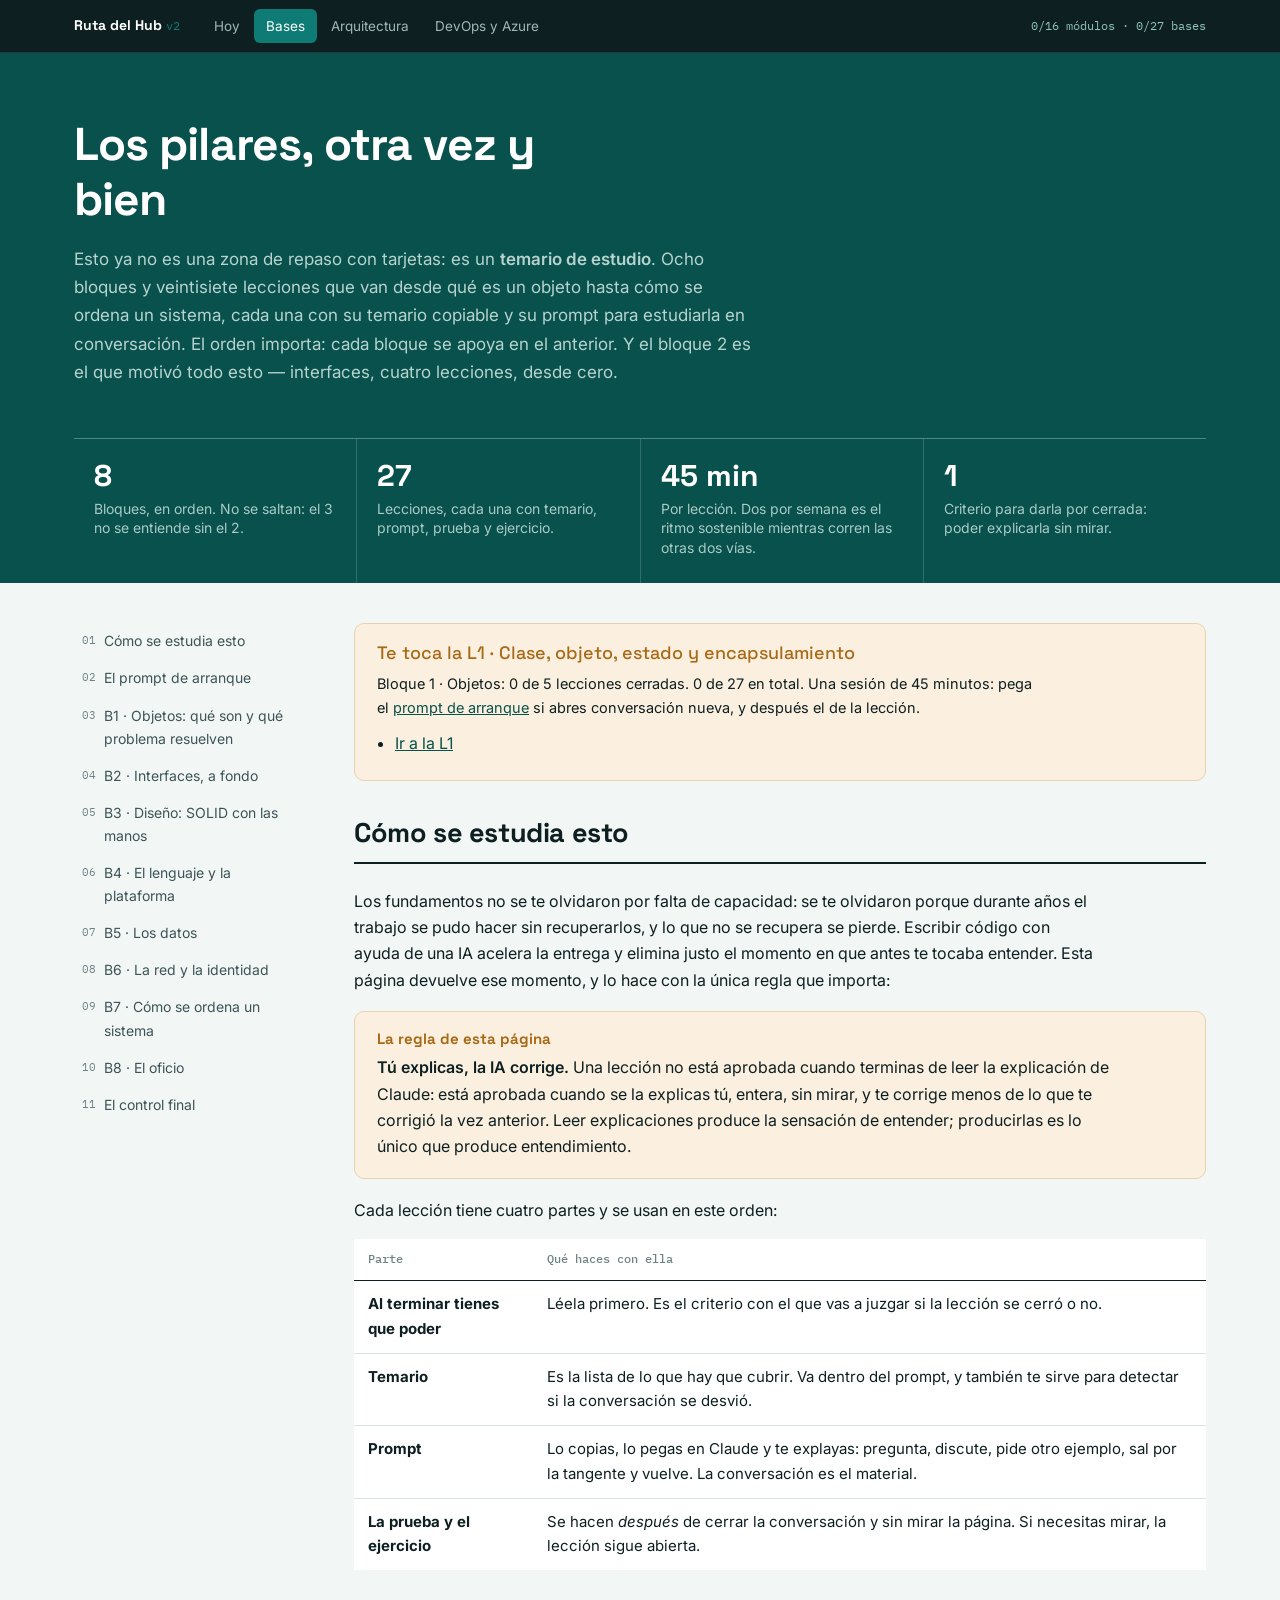
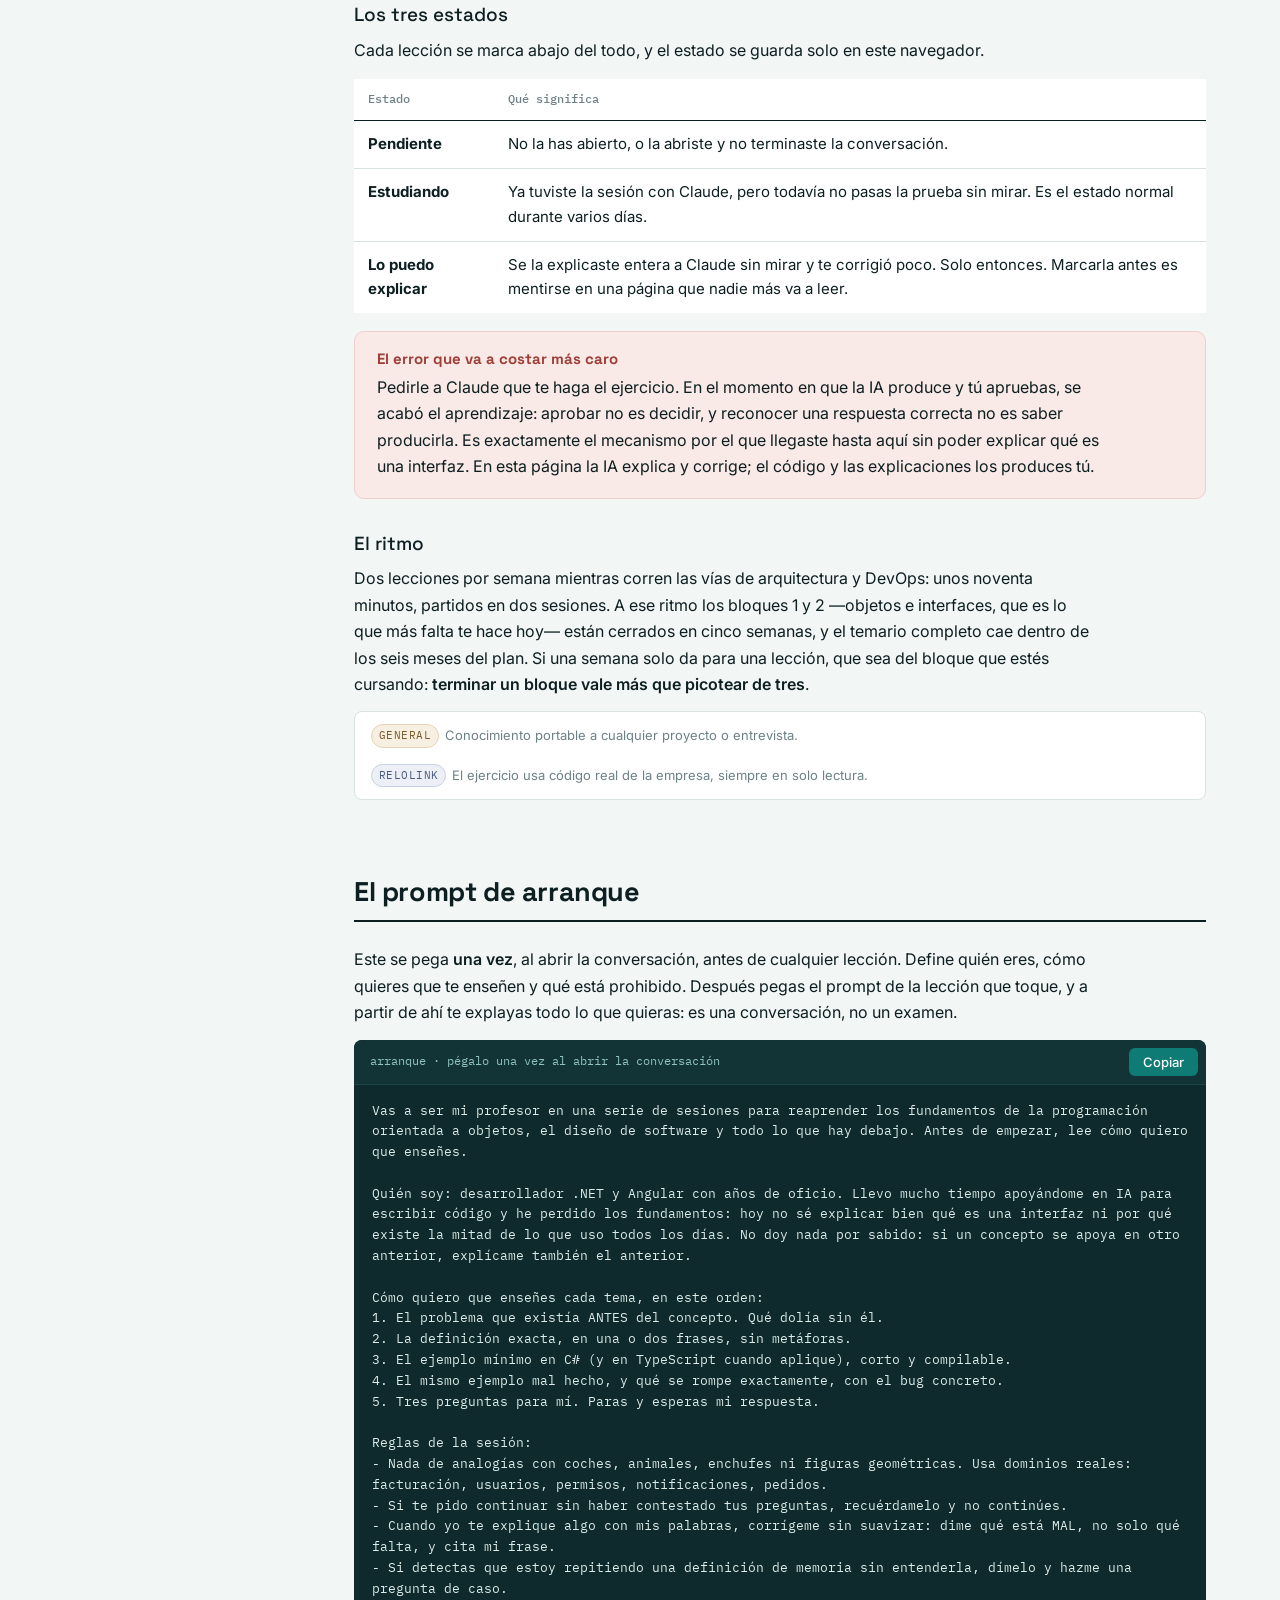
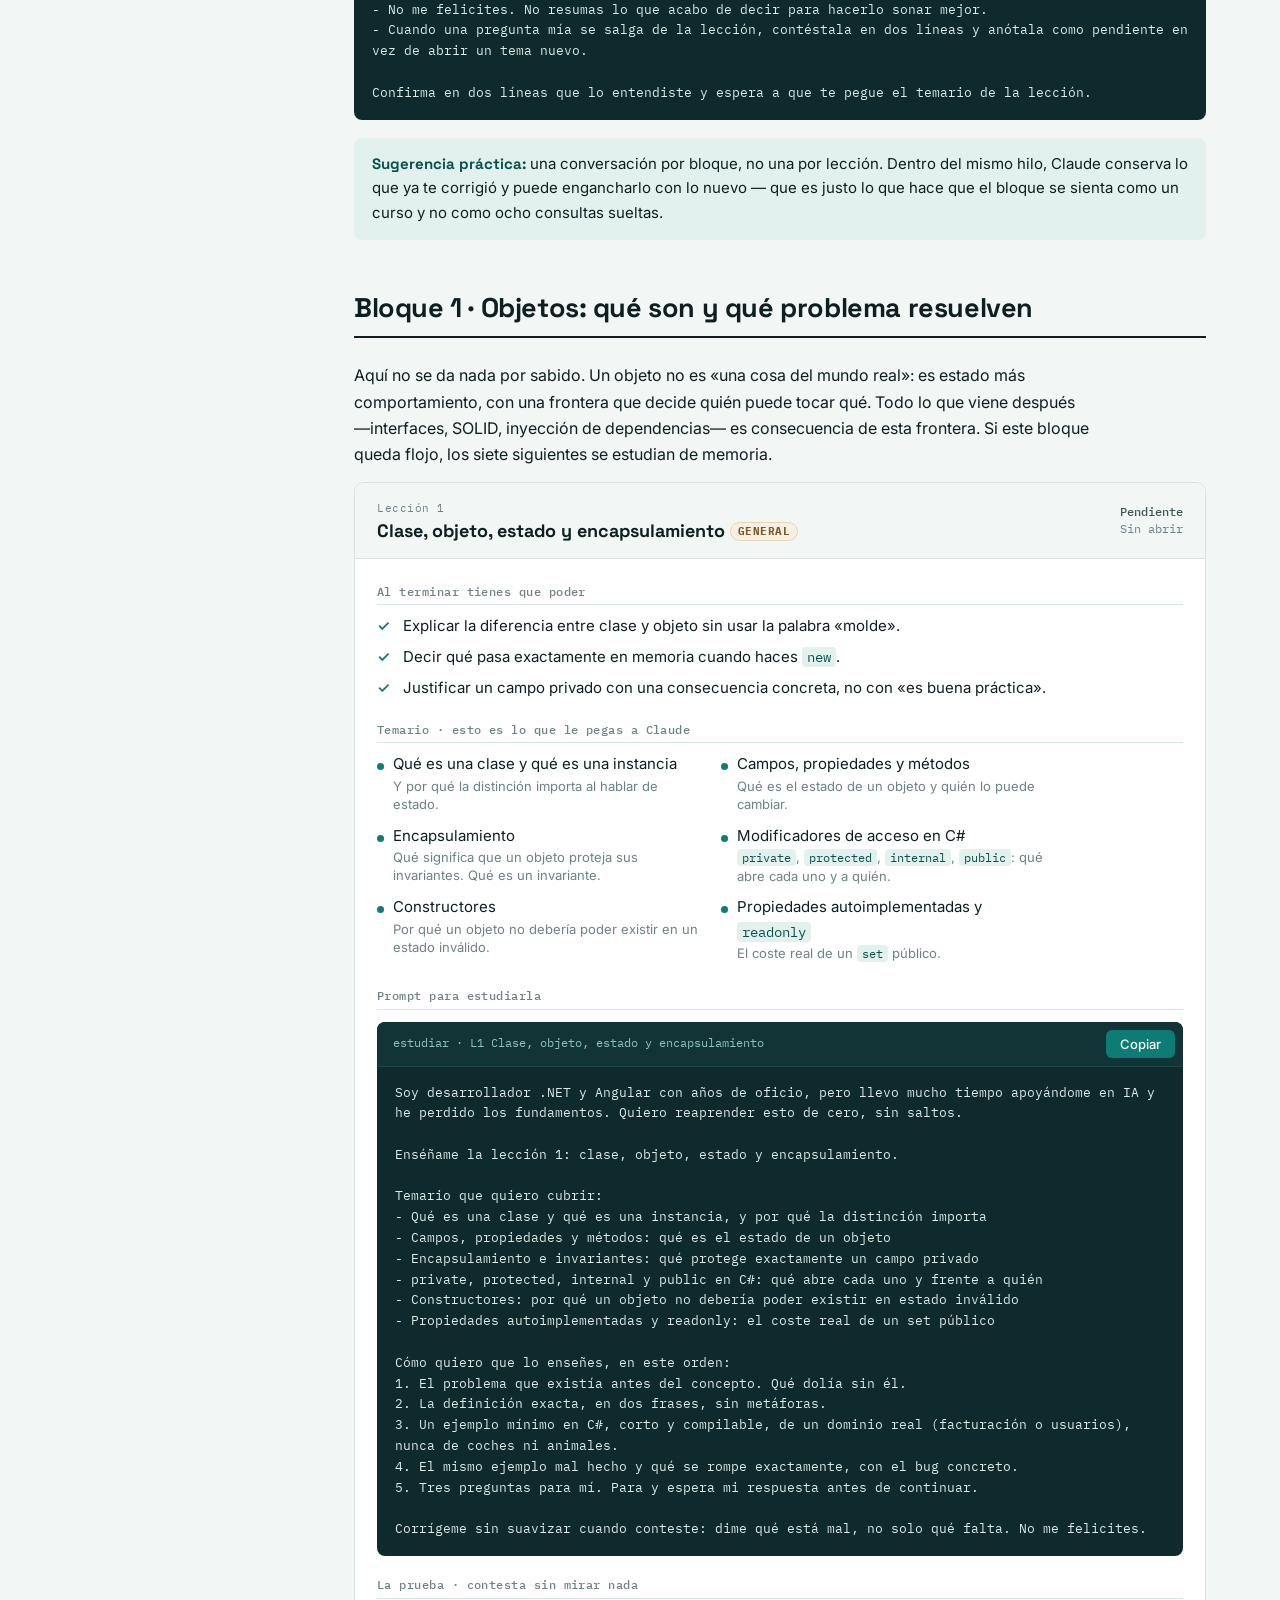
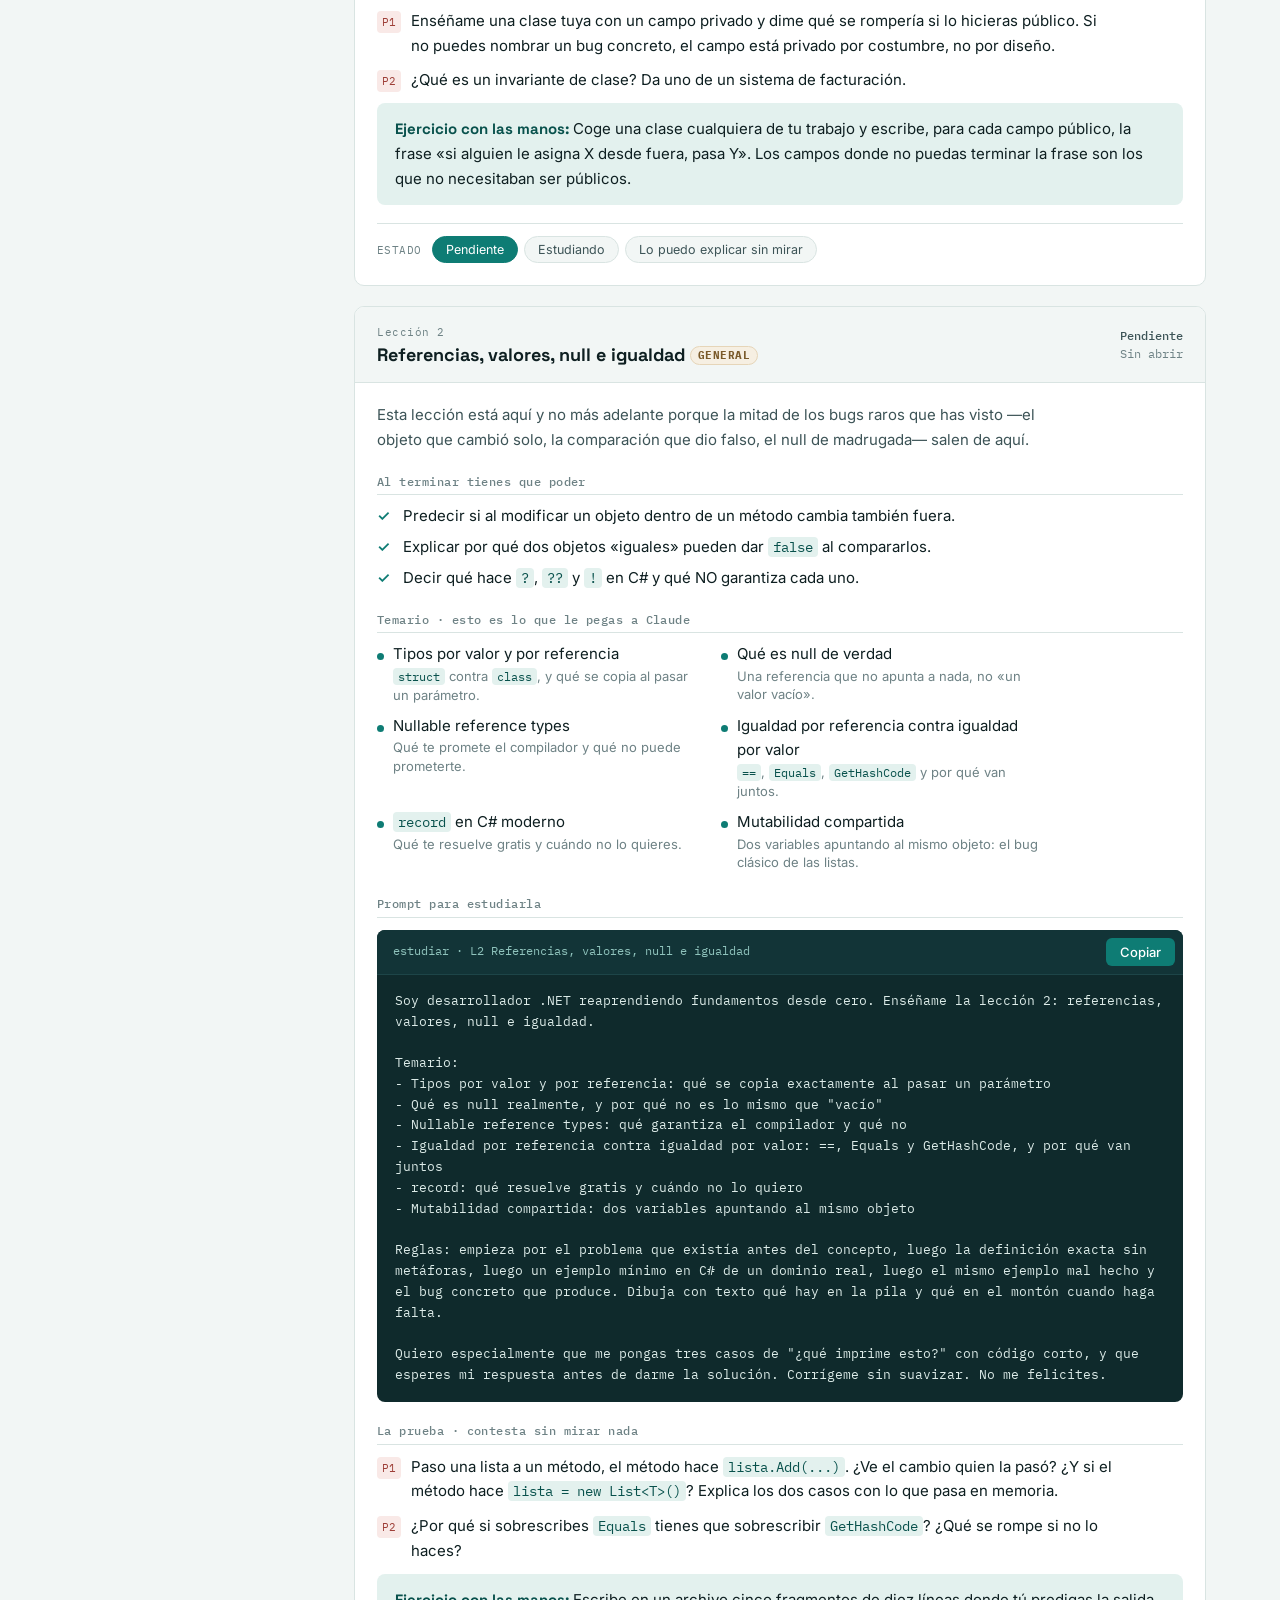
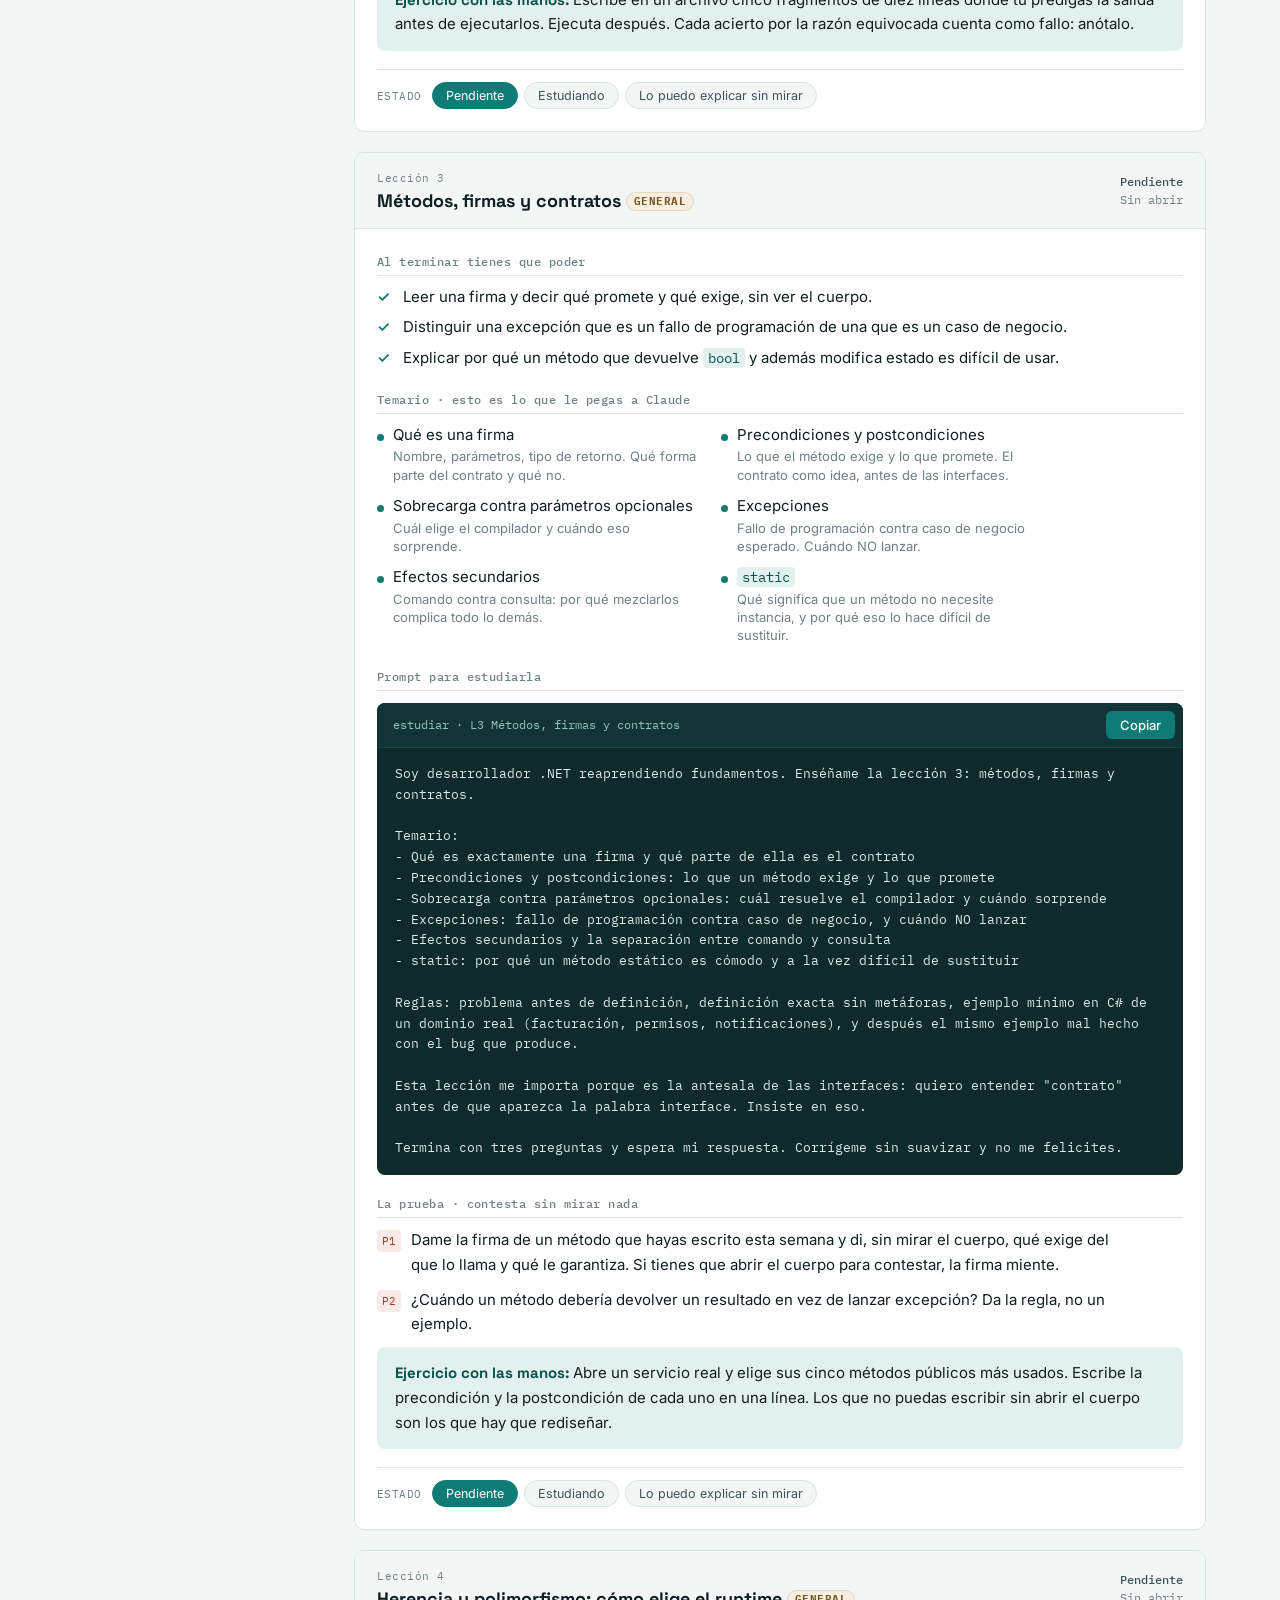
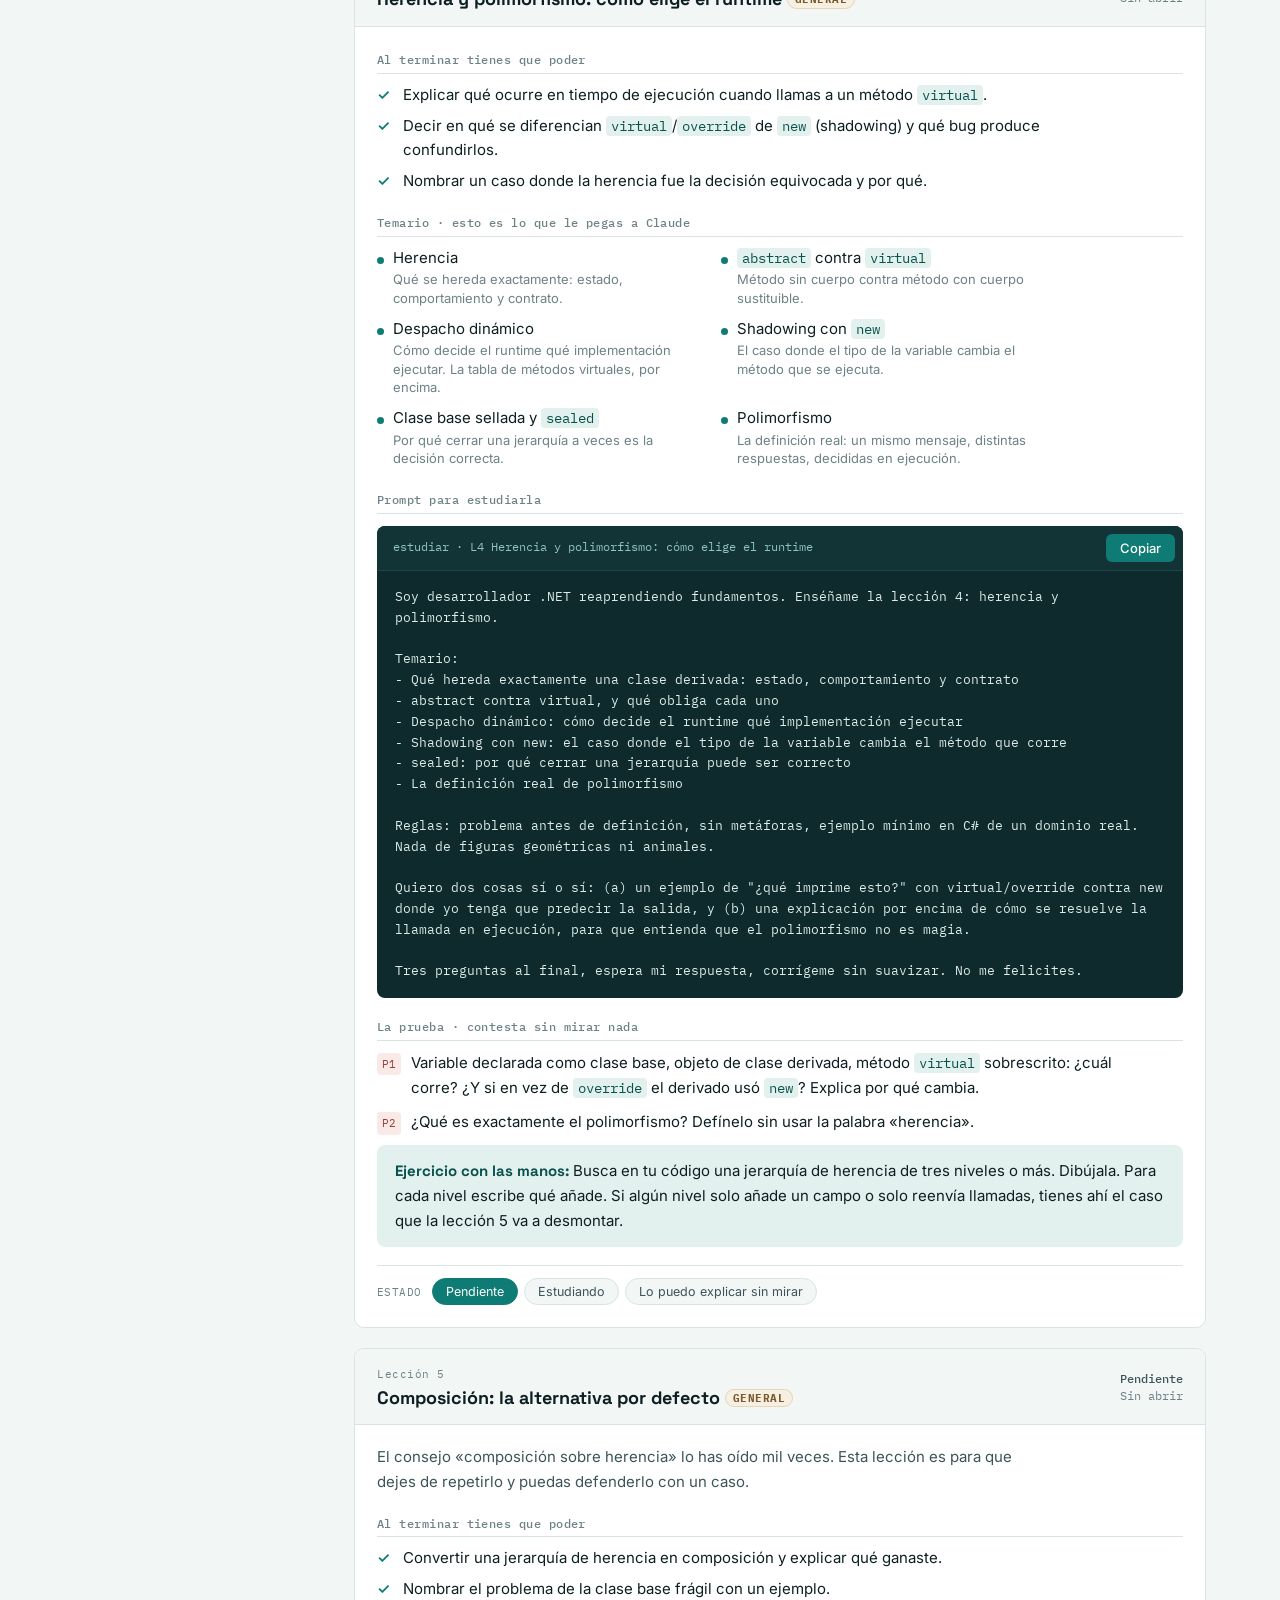
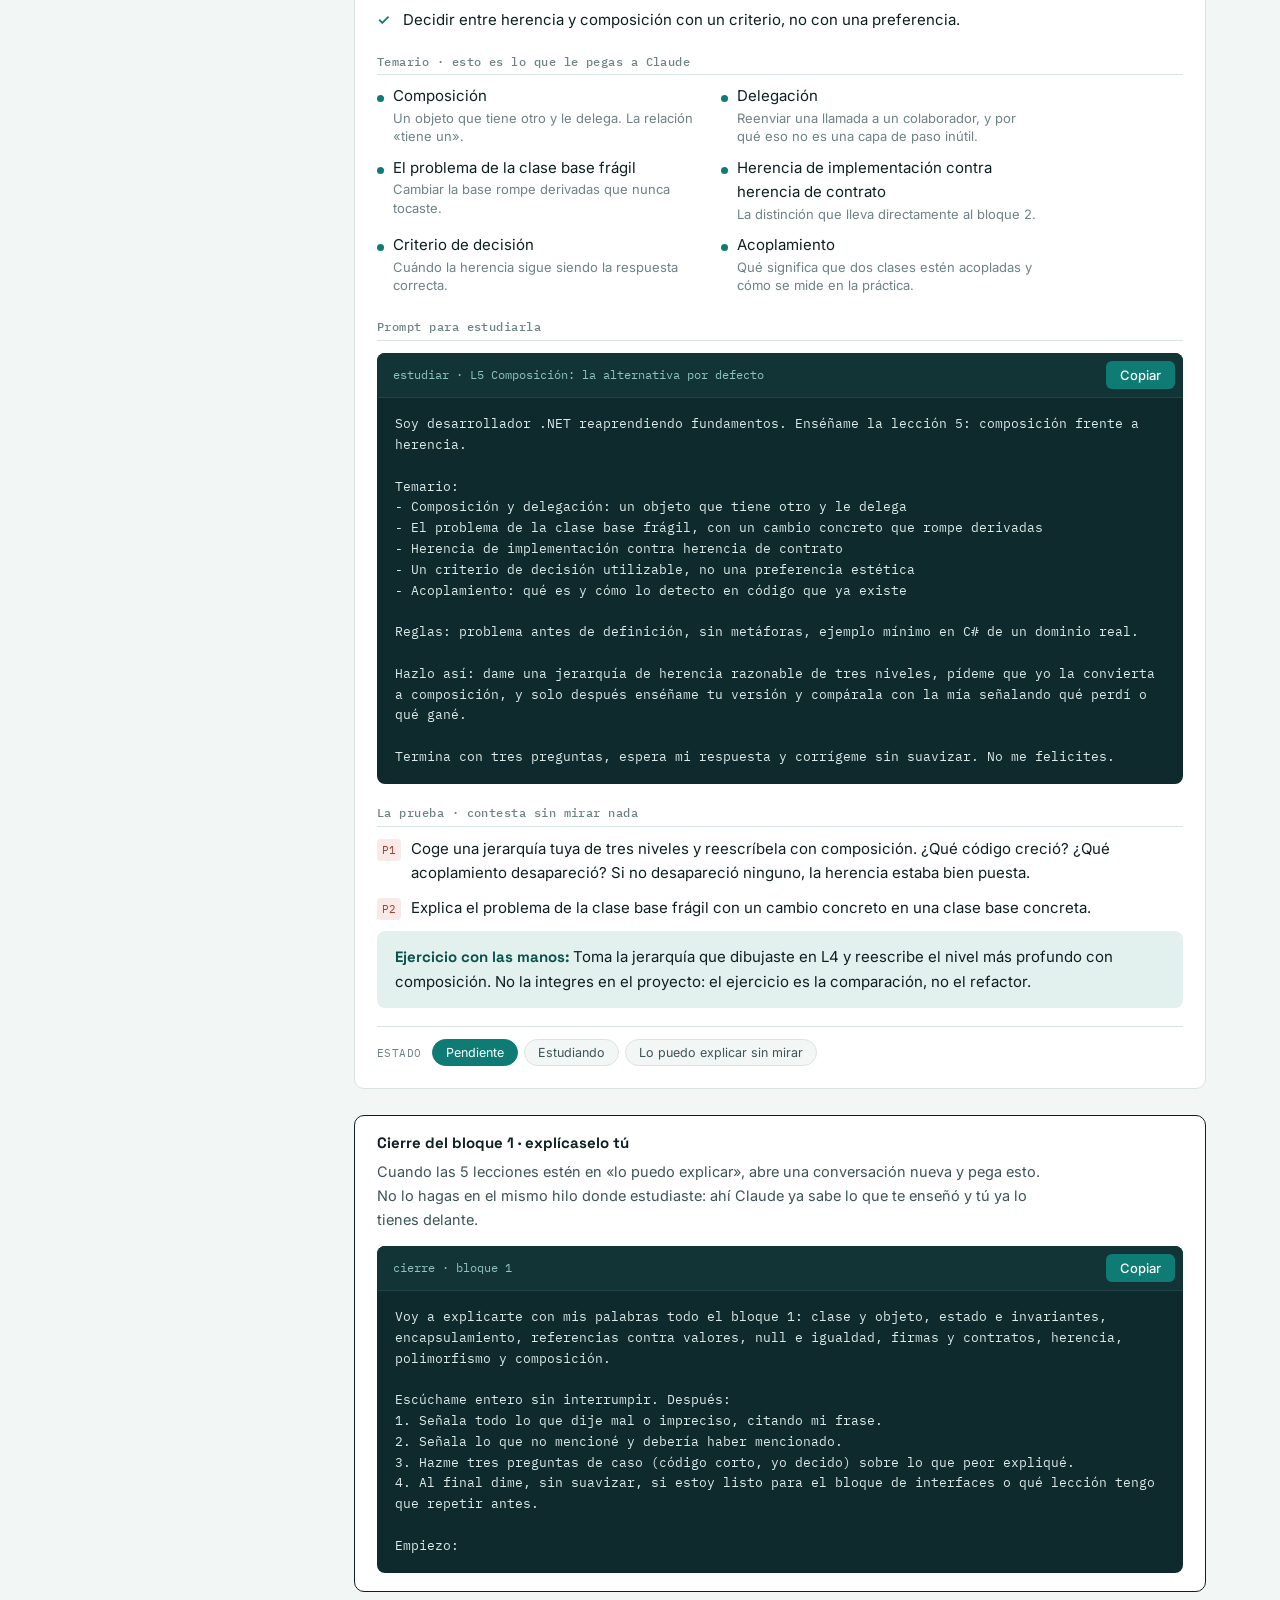
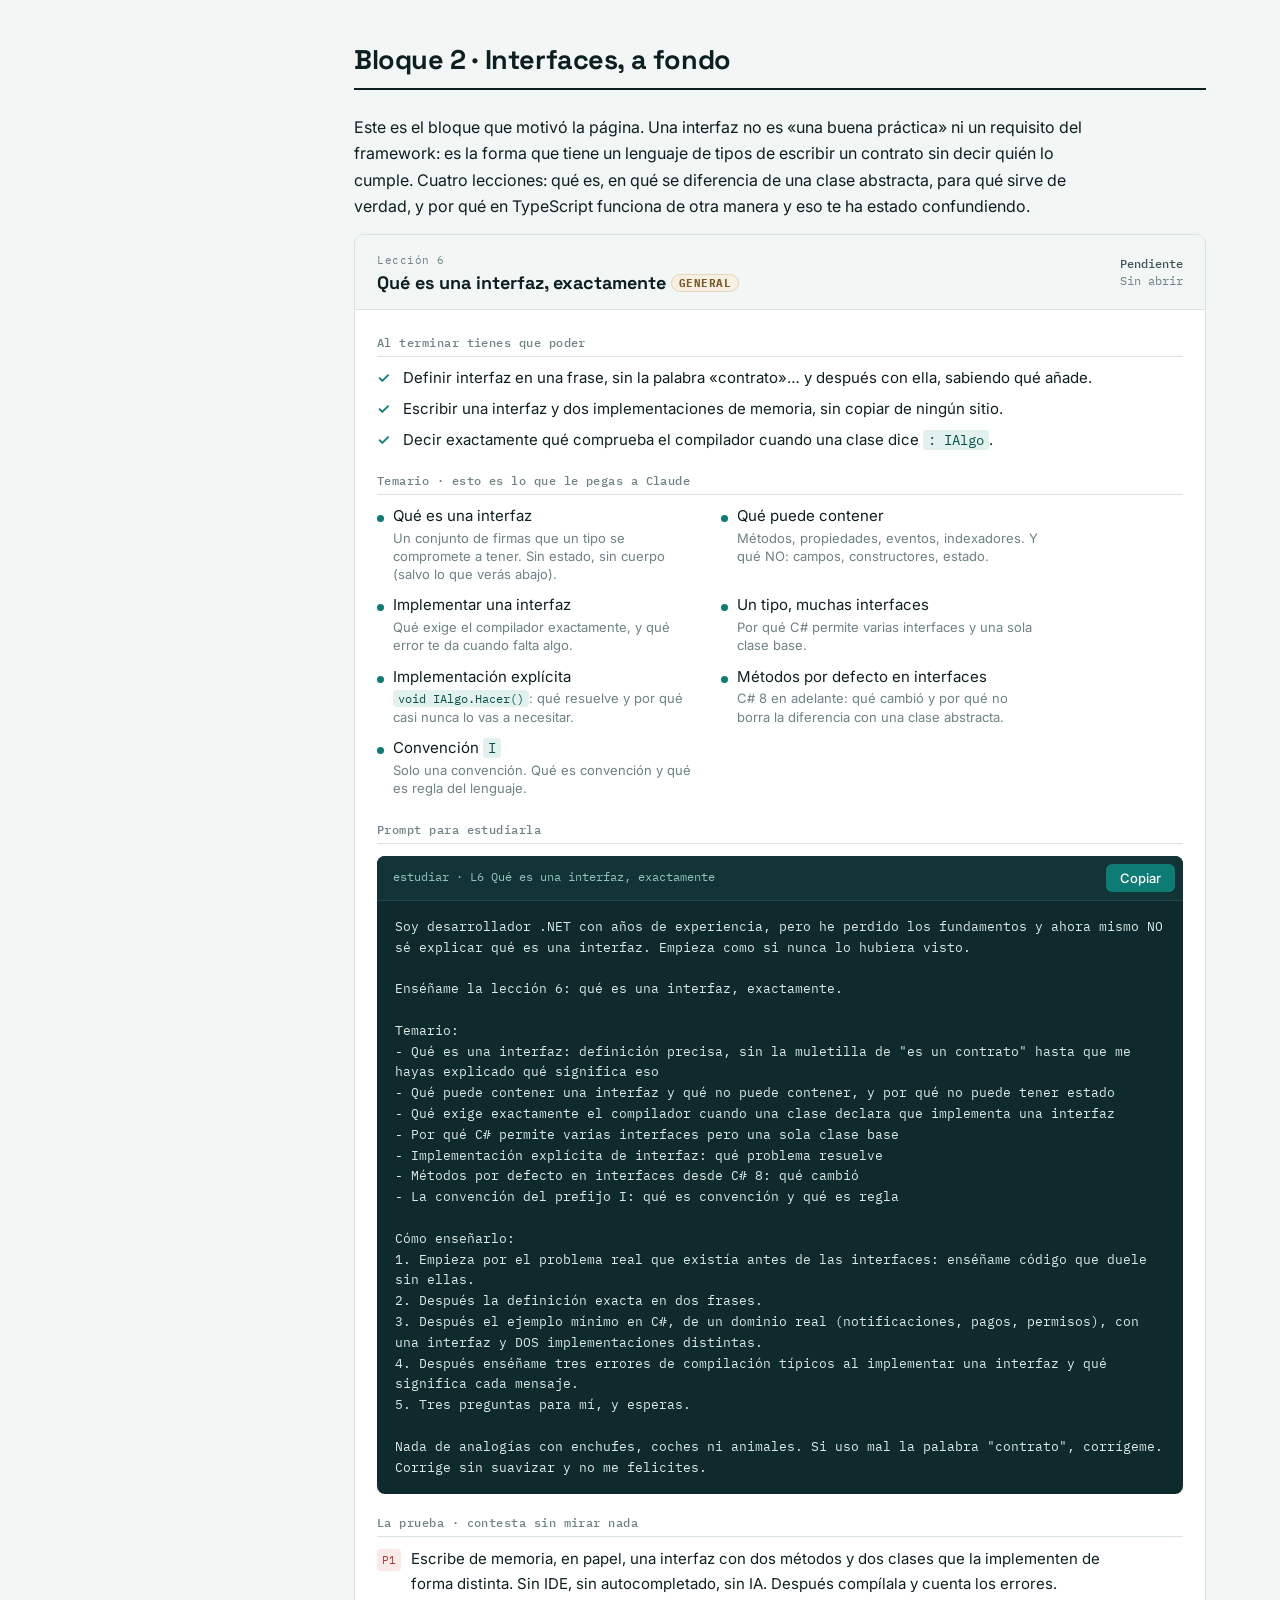
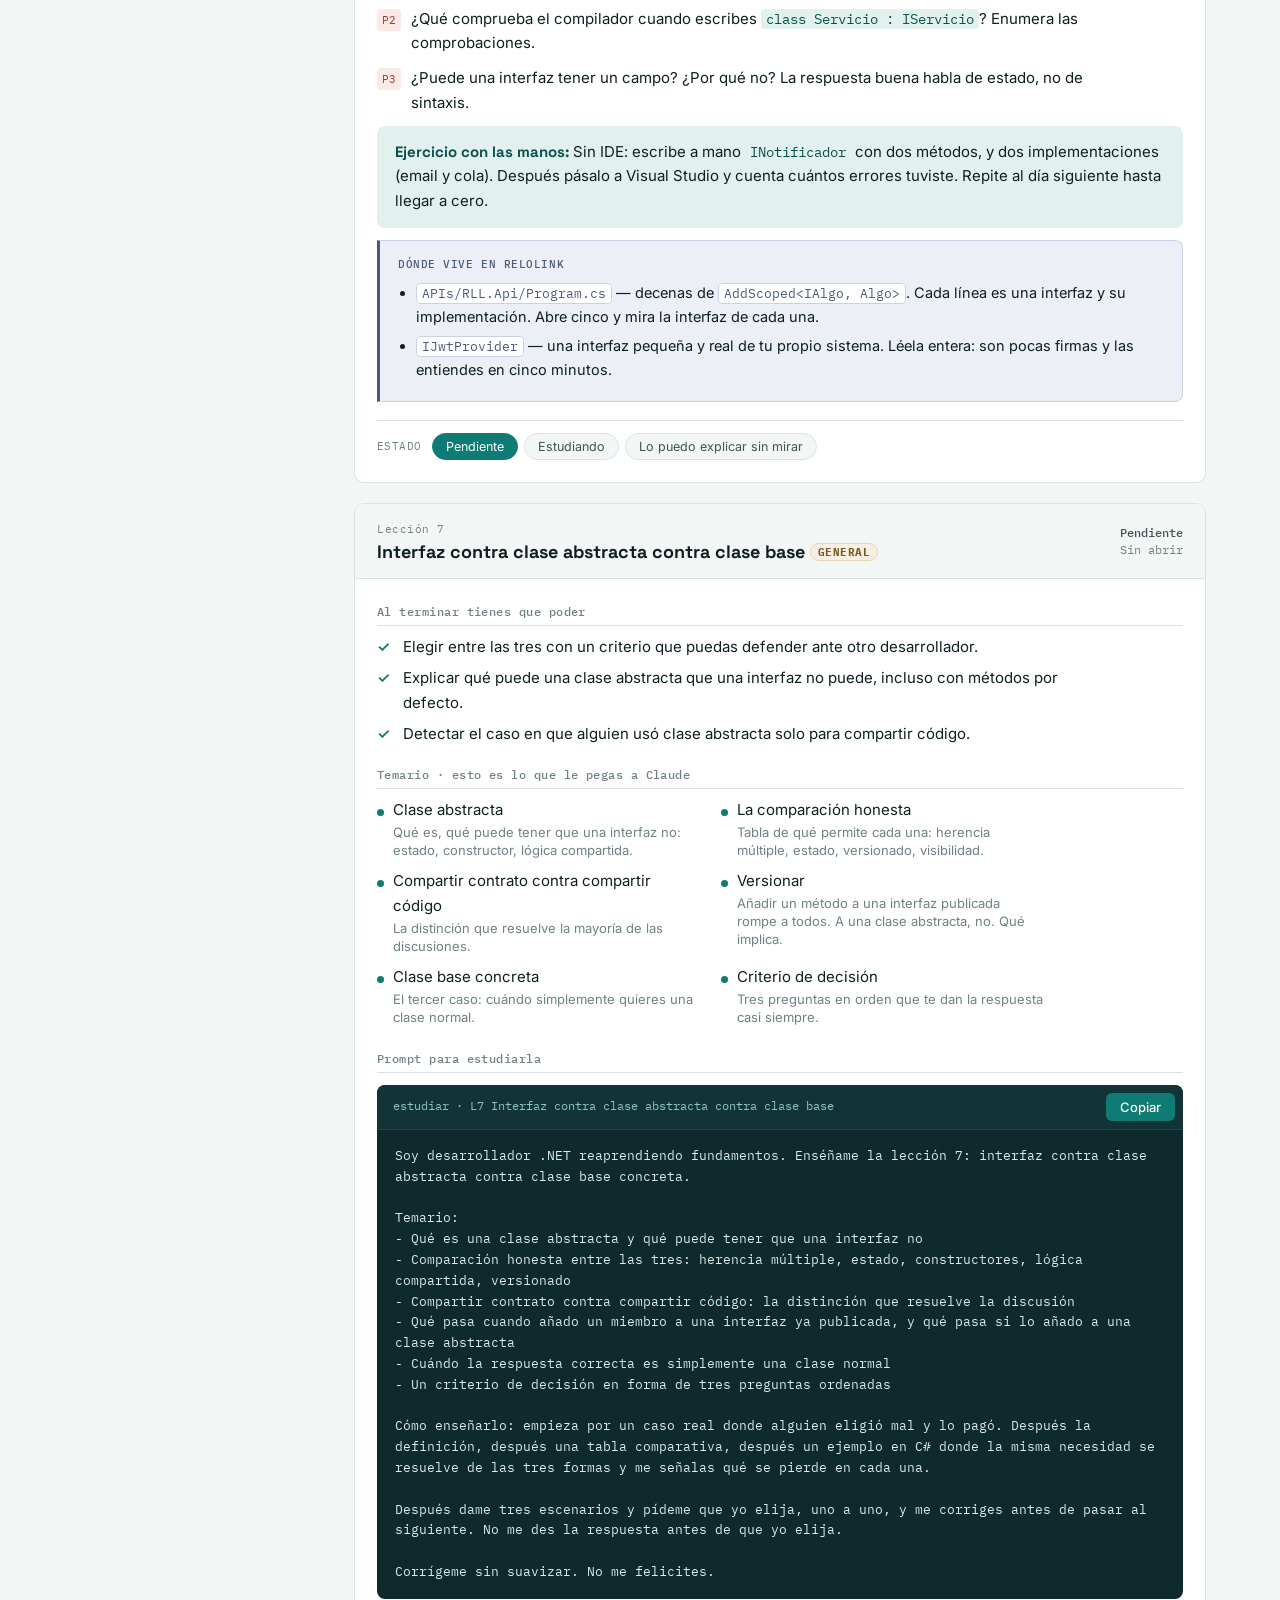
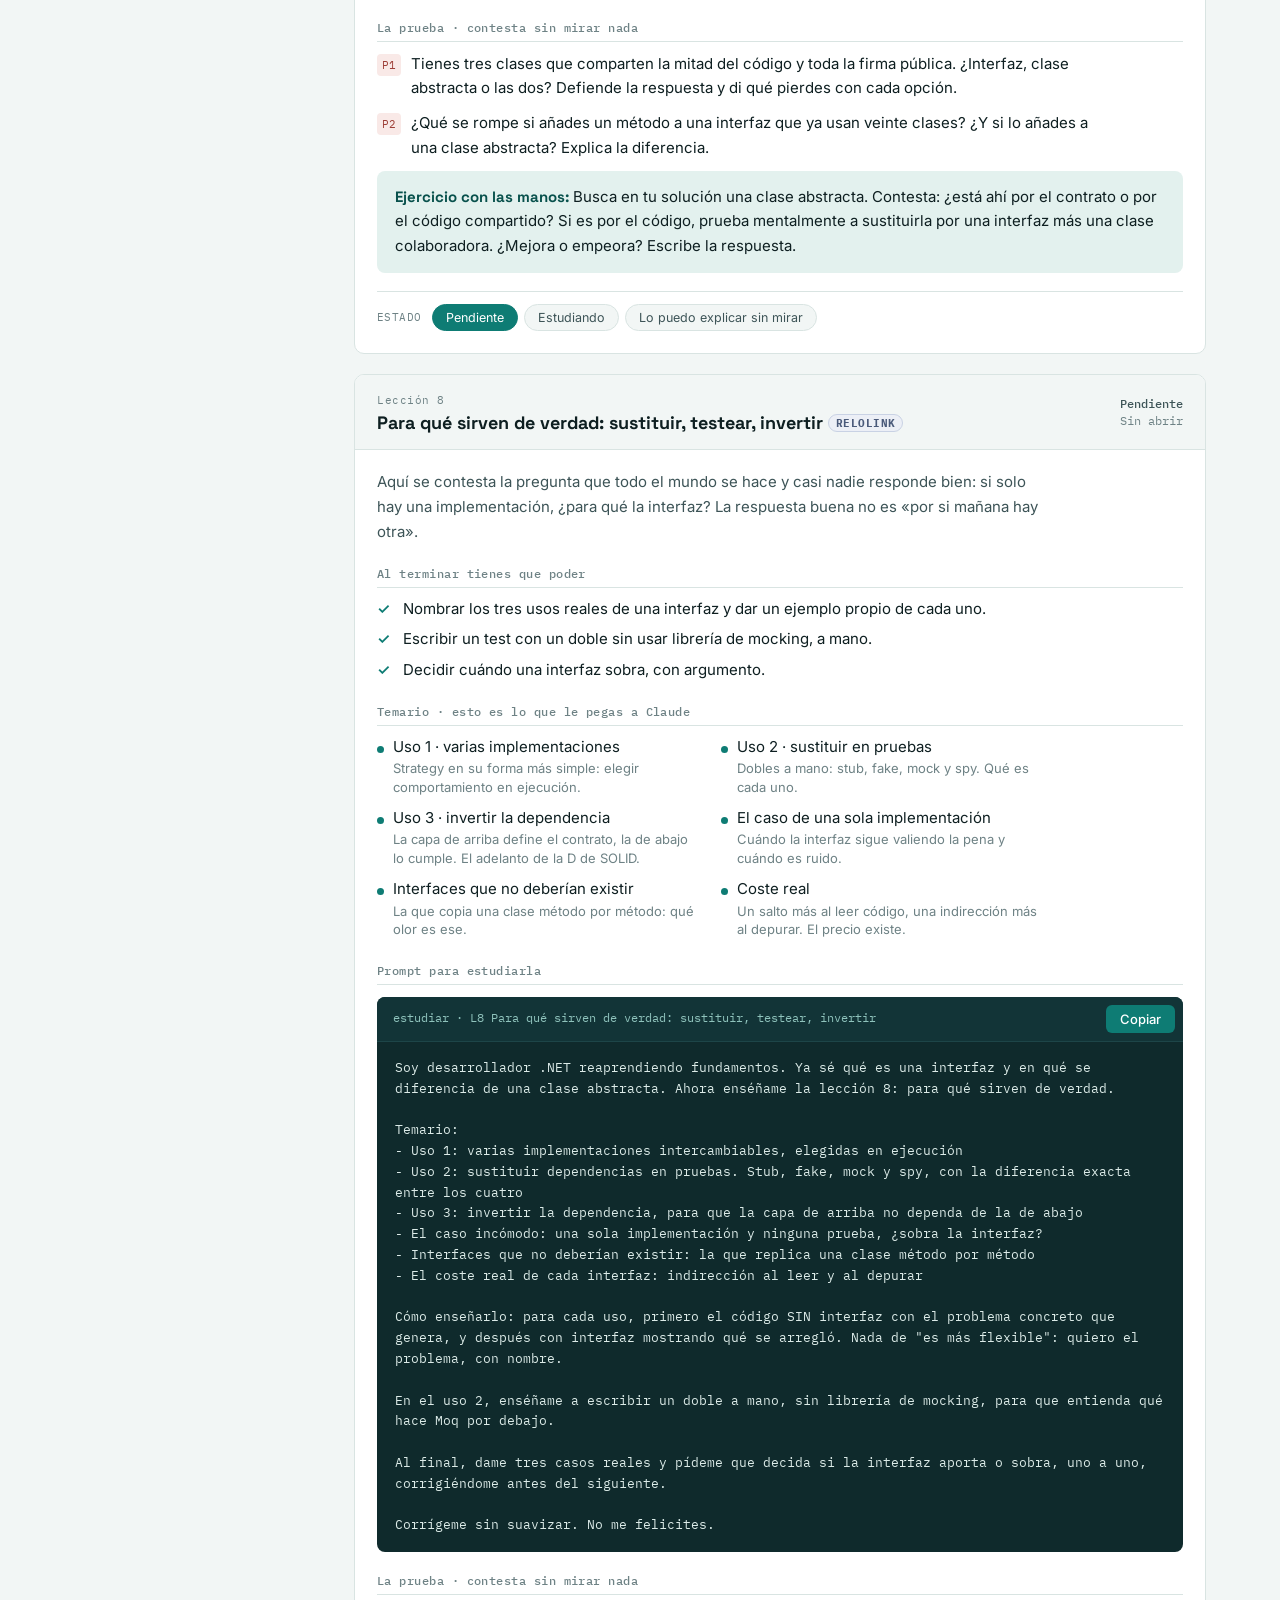
<file: repaso.html>
<!DOCTYPE html>
<html lang="es">
<head>
<meta charset="utf-8">
<meta name="viewport" content="width=device-width, initial-scale=1">
<title>La zona de repaso ahora es el temario de bases</title>
<meta name="robots" content="noindex">
<meta http-equiv="refresh" content="0; url=bases.html">
<link rel="canonical" href="bases.html">
<link rel="stylesheet" href="assets/app.css?v=6">
</head>
<body>
<div class="shell">
  <main>
    <h2 style="margin-top:60px">Esta página se mudó</h2>
    <p>Las ocho tarjetas de repaso con repetición espaciada ya no existen. En su lugar hay un
    <strong>temario de estudio</strong> de veintisiete lecciones, empezando por objetos e interfaces:
    <a href="bases.html">Bases · los pilares</a>.</p>
    <p>Si tu navegador no te lleva solo, <a href="bases.html">entra aquí</a>.</p>
  </main>
</div>
</body>
</html>
</file>
<file: assets/app.css>
:root{
    --ink:#0E1F21;--ink-soft:#3D5457;--muted:#6E8285;
    --paper:#F2F6F5;--surface:#FFFFFF;--line:#D9E4E2;
    --teal:#0E7C74;--teal-deep:#08514C;--teal-wash:#E3F1EE;
    --amber:#A96A18;--amber-wash:#FBF0DF;
    --clay:#9E3F38;--clay-wash:#F9E9E7;
    --radius:10px;
  }
  *{box-sizing:border-box}
  html{scroll-behavior:smooth}
  body{margin:0;background:var(--paper);color:var(--ink);font-family:'Inter',system-ui,sans-serif;font-size:16px;line-height:1.65;-webkit-font-smoothing:antialiased}
  h1,h2,h3,h4{font-family:'Space Grotesk',sans-serif;line-height:1.2;margin:0}
  a{color:var(--teal-deep)}
  p{margin:0 0 14px;max-width:74ch}
  ul,ol{max-width:74ch;padding-left:20px;margin:0 0 14px}
  li{margin-bottom:6px}
  strong{font-weight:600}
  code{font-family:'IBM Plex Mono',monospace;font-size:.9em;background:var(--teal-wash);padding:1px 5px;border-radius:4px;color:var(--teal-deep)}

  .shell{max-width:1180px;margin:0 auto;padding:0 24px}
  .grid{display:grid;grid-template-columns:224px 1fr;gap:56px;align-items:start}
  nav.toc{position:sticky;top:0;padding:40px 0;font-size:14px;max-height:100vh;overflow:auto}
  nav.toc .toc-title{font-family:'IBM Plex Mono',monospace;font-size:11px;letter-spacing:.08em;color:var(--muted);margin-bottom:14px}
  nav.toc ol{list-style:none;margin:0;padding:0;counter-reset:t}
  nav.toc li{counter-increment:t;margin-bottom:2px}
  nav.toc a{display:block;padding:6px 10px 6px 30px;position:relative;text-decoration:none;color:var(--ink-soft);border-radius:6px}
  nav.toc a::before{content:counter(t,decimal-leading-zero);position:absolute;left:8px;font-family:'IBM Plex Mono',monospace;font-size:11px;color:var(--muted);top:8px}
  nav.toc a:hover{background:var(--teal-wash);color:var(--teal-deep)}
  nav.toc .sub{padding-left:30px;font-size:13px;color:var(--muted);margin:2px 0 8px}
  nav.toc .sub a{padding:3px 8px;font-size:13px}
  nav.toc .sub a::before{content:none}
  main{padding:40px 0 120px;min-width:0}

  header.hero{background:var(--teal-deep);color:#EAF4F2;padding:64px 0 0}
  header.hero h1{font-size:clamp(30px,4.2vw,46px);font-weight:700;letter-spacing:-.02em;max-width:18ch;color:#fff}
  header.hero p.lede{max-width:62ch;color:#B7D3CF;margin:18px 0 0;font-size:17px}
  .budget{display:grid;grid-template-columns:repeat(4,1fr);gap:1px;margin-top:52px;background:rgba(255,255,255,.16);border-top:1px solid rgba(255,255,255,.16)}
  .budget>div{background:var(--teal-deep);padding:22px 20px 26px}
  .budget .k{font-family:'Space Grotesk',sans-serif;font-size:30px;font-weight:700;color:#fff;line-height:1}
  .budget .l{font-size:14px;color:#A9CBC6;margin-top:8px;line-height:1.4}

  section{padding-top:52px;scroll-margin-top:20px}
  section>h2{font-size:27px;font-weight:700;letter-spacing:-.015em;padding-bottom:12px;border-bottom:2px solid var(--ink);margin-bottom:24px}
  h3{font-size:19px;font-weight:500;margin:34px 0 10px}
  h4{font-size:15px;font-weight:700;margin:20px 0 6px}

  .card{background:var(--surface);border:1px solid var(--line);border-radius:var(--radius);padding:22px 24px;margin-bottom:16px}
  .flag{background:var(--amber-wash);border:1px solid #E8D2AC;border-radius:var(--radius);padding:18px 22px;margin:18px 0}
  .flag h4{color:var(--amber);margin-top:0}
  .flag p:last-child{margin-bottom:0}
  .stop{background:var(--clay-wash);border:1px solid #EFCFCB;border-radius:var(--radius);padding:18px 22px;margin:18px 0}
  .stop h4{color:var(--clay);margin-top:0}
  .stop p:last-child{margin-bottom:0}

  table{border-collapse:collapse;width:100%;margin:16px 0;font-size:15px;background:var(--surface)}
  th,td{text-align:left;padding:11px 14px;border-bottom:1px solid var(--line);vertical-align:top}
  th{font-family:'IBM Plex Mono',monospace;font-size:11.5px;font-weight:500;color:var(--muted);border-bottom:1px solid var(--ink)}
  tbody tr:last-child td{border-bottom:none}

  /* Roadmap image */
  .roadmap-wrap{background:var(--surface);border:1px solid var(--line);border-radius:var(--radius);padding:14px;margin:18px 0}
  .roadmap-wrap img{width:100%;height:auto;display:block;border-radius:6px}
  details>summary{cursor:pointer;font-family:'Space Grotesk',sans-serif;font-weight:500;font-size:16px;color:var(--teal-deep);padding:10px 0;list-style:none}
  details>summary::before{content:"+ ";font-family:'IBM Plex Mono',monospace}
  details[open]>summary::before{content:"– "}
  .prune{display:grid;grid-template-columns:repeat(3,1fr);gap:14px;margin:20px 0}
  .prune>div{background:var(--surface);border:1px solid var(--line);border-radius:var(--radius);padding:18px}
  .prune h4{margin:0 0 4px;font-size:15px}
  .prune .sub{font-size:13px;color:var(--muted);margin:0 0 12px}
  .prune ul{padding-left:16px;margin:0;font-size:14.5px}
  .prune li{margin-bottom:5px}
  .prune .keep h4{color:var(--teal-deep)}
  .prune .later h4,.prune .later li{color:var(--muted)}

  /* Modules */
  .module{background:var(--surface);border:1px solid var(--line);border-radius:var(--radius);margin-bottom:26px;overflow:hidden;scroll-margin-top:20px}
  .module-head{padding:20px 26px;background:var(--teal-wash);border-bottom:1px solid var(--line);display:grid;grid-template-columns:1fr auto;gap:12px;align-items:end}
  .module-head .n{font-family:'IBM Plex Mono',monospace;font-size:12px;color:var(--teal-deep);display:block;margin-bottom:4px}
  .module-head h3{margin:0;font-size:22px;font-weight:700}
  .module-head .meta{font-family:'IBM Plex Mono',monospace;font-size:12px;color:var(--muted);text-align:right;line-height:1.6}
  .module-body{padding:8px 26px 26px}
  .module-body h4{font-family:'IBM Plex Mono',monospace;font-size:12px;font-weight:500;color:var(--muted);letter-spacing:.02em;margin:26px 0 10px;padding-bottom:6px;border-bottom:1px solid var(--line)}
  .why{font-size:16px;margin-top:18px}
  .concepts{list-style:none;padding:0;margin:0 0 6px;display:grid;grid-template-columns:1fr 1fr;gap:6px 22px;font-size:15px}
  .concepts li{padding-left:16px;position:relative;margin-bottom:4px}
  .concepts li::before{content:"";position:absolute;left:0;top:11px;width:7px;height:7px;border-radius:50%;background:var(--teal)}
  .concepts li small{display:block;color:var(--muted);font-size:13px;line-height:1.4}
  .res{margin:0;padding:0;list-style:none}
  .res li{padding:9px 0;border-bottom:1px dashed var(--line);display:grid;grid-template-columns:1fr auto;gap:12px;font-size:15px}
  .res li:last-child{border-bottom:none}
  .res .tag{font-family:'IBM Plex Mono',monospace;font-size:11px;color:var(--muted);white-space:nowrap;padding-top:3px}
  .res small{display:block;color:var(--muted);font-size:13.5px}
  ol.steps{counter-reset:s;list-style:none;padding:0}
  ol.steps li{counter-increment:s;padding-left:34px;position:relative;margin-bottom:9px}
  ol.steps li::before{content:counter(s);position:absolute;left:0;top:1px;width:22px;height:22px;border-radius:50%;background:var(--teal-wash);color:var(--teal-deep);font-family:'IBM Plex Mono',monospace;font-size:12px;display:flex;align-items:center;justify-content:center}
  .artifact{background:var(--teal-wash);border-radius:8px;padding:14px 18px;font-size:15px;margin-top:8px}
  .artifact b{font-family:'Space Grotesk',sans-serif;color:var(--teal-deep)}
  .know{list-style:none;padding:0;margin:0}
  .know li{padding-left:26px;position:relative;margin-bottom:6px;font-size:15px}
  .know li::before{content:"✓";position:absolute;left:0;color:var(--teal);font-weight:600}

  /* Prompt boxes */
  .prompt{background:#0F2A2C;border-radius:8px;margin:12px 0 18px;overflow:hidden}
  .prompt .bar{display:flex;justify-content:space-between;align-items:center;padding:8px 8px 8px 16px;background:#123437;border-bottom:1px solid #1D4548}
  .prompt .bar span{font-family:'IBM Plex Mono',monospace;font-size:11.5px;color:#8FC3BC}
  .prompt button{font-family:'Inter',sans-serif;font-size:13px;font-weight:500;background:var(--teal);color:#fff;border:0;border-radius:6px;padding:6px 14px;cursor:pointer}
  .prompt button:hover{background:#0B6A63}
  .prompt button.ok{background:#2E8B57}
  .prompt button:focus-visible{outline:2px solid #fff;outline-offset:2px}
  .prompt pre{margin:0;padding:16px 18px;white-space:pre-wrap;font-family:'IBM Plex Mono',monospace;font-size:13px;line-height:1.6;color:#DCEBE8}

  footer{border-top:1px solid var(--line);margin-top:64px;padding:26px 0 60px;font-size:13.5px;color:var(--muted)}

  @media (max-width:900px){
    .grid{grid-template-columns:1fr;gap:0}
    nav.toc{position:static;padding:28px 0 0;border-bottom:1px solid var(--line);max-height:none}
    .budget{grid-template-columns:1fr 1fr}
    .prune{grid-template-columns:1fr}
    .concepts{grid-template-columns:1fr}
    .module-head{grid-template-columns:1fr}
    .module-head .meta{text-align:left}
    .res li{grid-template-columns:1fr}
  }
  @media (prefers-reduced-motion:reduce){html{scroll-behavior:auto}}

  /* ==========================================================
     Anadidos v2: sitio multi-pagina, vias, bases y progreso
     ========================================================== */

  :root{
    --relo:#4A5A7A;--relo-wash:#ECEFF6;--relo-line:#C9D2E4;
    --gen:#7A5A2A;
    --ok:#2E8B57;
  }

  /* --- Barra de sitio --- */
  .sitebar{background:var(--ink);color:#CBDAD8;position:sticky;top:0;z-index:40;border-bottom:1px solid #22383A}
  .sitebar .shell{display:flex;align-items:center;gap:8px;height:52px;flex-wrap:wrap}
  .sitebar .brand{font-family:'Space Grotesk',sans-serif;font-weight:700;color:#fff;font-size:14px;margin-right:14px;text-decoration:none;white-space:nowrap}
  .sitebar .brand span{color:var(--teal);font-family:'IBM Plex Mono',monospace;font-weight:400;font-size:12px}
  .sitebar nav{display:flex;gap:2px;flex-wrap:wrap}
  .sitebar nav a{font-size:13.5px;color:#9FB8B5;text-decoration:none;padding:6px 12px;border-radius:6px;white-space:nowrap}
  .sitebar nav a:hover{background:#1B3234;color:#fff}
  .sitebar nav a[aria-current="page"]{background:var(--teal);color:#fff}
  .sitebar .spacer{flex:1}
  .sitebar .pct{font-family:'IBM Plex Mono',monospace;font-size:12px;color:#8FC3BC;white-space:nowrap}

  /* --- Marcas de via y alcance --- */
  .badge{font-family:'IBM Plex Mono',monospace;font-size:10.5px;letter-spacing:.04em;padding:2px 7px;border-radius:99px;white-space:nowrap;display:inline-block;vertical-align:2px}
  .badge.gen{background:#F6EFE2;color:var(--gen);border:1px solid #E6D5B8}
  .badge.relo{background:var(--relo-wash);color:var(--relo);border:1px solid var(--relo-line)}
  .badge.va{background:var(--teal-wash);color:var(--teal-deep);border:1px solid #BFDED8}
  .badge.vb{background:var(--amber-wash);color:var(--amber);border:1px solid #E8D2AC}
  .badge.vr{background:var(--clay-wash);color:var(--clay);border:1px solid #EFCFCB}

  /* --- Bloque "donde vive en Relolink" --- */
  .anchor{background:var(--relo-wash);border:1px solid var(--relo-line);border-left:3px solid var(--relo);border-radius:0 8px 8px 0;padding:14px 18px;margin:12px 0 18px;font-size:14.5px}
  .anchor h5{font-family:'IBM Plex Mono',monospace;font-size:11px;font-weight:500;letter-spacing:.05em;color:var(--relo);margin:0 0 8px;text-transform:uppercase}
  .anchor ul{margin:0;padding-left:18px;max-width:none}
  .anchor li{margin-bottom:5px}
  .anchor code{background:#fff;border:1px solid var(--relo-line);color:var(--relo)}
  .anchor p:last-child{margin-bottom:0}

  /* --- Puente entre vias --- */
  .bridge{display:flex;gap:12px;align-items:flex-start;background:var(--surface);border:1px dashed var(--line);border-radius:8px;padding:12px 16px;margin:14px 0;font-size:14.5px}
  .bridge .ico{font-family:'IBM Plex Mono',monospace;color:var(--teal);font-size:16px;line-height:1.4}
  .bridge p{margin:0;max-width:none}

  /* --- Panel "que hago hoy" --- */
  .today{background:var(--surface);border:2px solid var(--ink);border-radius:var(--radius);padding:0;margin:0 0 26px;overflow:hidden}
  .today .t-head{background:var(--ink);color:#fff;padding:10px 20px;font-family:'IBM Plex Mono',monospace;font-size:11.5px;letter-spacing:.06em;display:flex;justify-content:space-between;align-items:center;gap:12px;flex-wrap:wrap}
  .today .t-head .date{color:#8FC3BC;text-transform:none;letter-spacing:0}
  .today .t-body{padding:20px 22px}
  .today h3{font-size:20px;margin:0 0 6px}
  .today p{margin:0 0 12px;font-size:15px;color:var(--ink-soft)}
  .today .t-actions{display:flex;gap:8px;flex-wrap:wrap}
  .btn{font-family:'Inter',sans-serif;font-size:13.5px;font-weight:500;background:var(--teal);color:#fff;border:0;border-radius:6px;padding:8px 16px;cursor:pointer;text-decoration:none;display:inline-block}
  .btn:hover{background:#0B6A63}
  .btn.ghost{background:transparent;color:var(--teal-deep);border:1px solid var(--line)}
  .btn.ghost:hover{background:var(--teal-wash)}
  .btn.sm{font-size:12.5px;padding:5px 12px}

  /* --- Progreso --- */
  .pbar{height:6px;background:var(--line);border-radius:99px;overflow:hidden;margin:10px 0}
  .pbar>i{display:block;height:100%;background:var(--teal);border-radius:99px;transition:width .3s}
  .vias{display:grid;grid-template-columns:repeat(3,1fr);gap:14px;margin:22px 0 8px}
  .via{background:var(--surface);border:1px solid var(--line);border-radius:var(--radius);padding:20px 22px;display:flex;flex-direction:column}
  .via h3{margin:0 0 2px;font-size:19px}
  .via .sub{font-family:'IBM Plex Mono',monospace;font-size:11px;color:var(--muted);letter-spacing:.05em;margin:0 0 10px}
  .via p{font-size:14.5px;color:var(--ink-soft);flex:1;margin-bottom:14px}
  .via .st{font-family:'IBM Plex Mono',monospace;font-size:12px;color:var(--muted);margin-bottom:12px}

  /* --- Control de estado por modulo --- */
  .state{display:flex;gap:6px;align-items:center;flex-wrap:wrap;padding:12px 0 0;margin-top:18px;border-top:1px solid var(--line)}
  .state .lbl{font-family:'IBM Plex Mono',monospace;font-size:11px;color:var(--muted);letter-spacing:.04em;margin-right:4px}
  .state button{font-family:'Inter',sans-serif;font-size:12.5px;background:var(--paper);color:var(--ink-soft);border:1px solid var(--line);border-radius:99px;padding:5px 13px;cursor:pointer}
  .state button:hover{border-color:var(--teal);color:var(--teal-deep)}
  .state button[aria-pressed="true"]{background:var(--teal);border-color:var(--teal);color:#fff}
  .module.done .module-head{background:#E9F3EE}
  .module.done .module-head h3::after{content:" \2713";color:var(--ok)}
  .module.doing .module-head{background:var(--amber-wash)}

  /* --- Pestanas (via DevOps) --- */
  .tabs{display:flex;gap:0;border-bottom:1px solid var(--line);margin:22px 0 0;flex-wrap:wrap}
  .tabs button{font-family:'Inter',sans-serif;font-size:13.5px;font-weight:500;background:transparent;border:0;border-bottom:2px solid transparent;color:var(--muted);padding:10px 16px;cursor:pointer;margin-bottom:-1px}
  .tabs button:hover{color:var(--teal-deep)}
  .tabs button[aria-selected="true"]{color:var(--teal-deep);border-bottom-color:var(--teal)}
  .tabpane{padding-top:4px}
  .tabpane[hidden]{display:none}
  .glossary{margin:14px 0}
  .glossary div{display:grid;grid-template-columns:160px 1fr;gap:14px;padding:9px 0;border-bottom:1px dashed var(--line);font-size:14.5px}
  .glossary div:last-child{border-bottom:none}
  .glossary b{font-family:'IBM Plex Mono',monospace;font-size:13px;color:var(--teal-deep);font-weight:500}
  .glossary small{color:var(--ink-soft);font-size:14.5px}
  ol.clicks{counter-reset:c;list-style:none;padding:0;margin:12px 0}
  ol.clicks li{counter-increment:c;padding-left:30px;position:relative;margin-bottom:8px;font-size:15px}
  ol.clicks li::before{content:counter(c);position:absolute;left:0;top:2px;width:20px;height:20px;border-radius:4px;background:var(--paper);border:1px solid var(--line);color:var(--ink-soft);font-family:'IBM Plex Mono',monospace;font-size:11px;display:flex;align-items:center;justify-content:center}

  /* --- Linea de tiempo --- */
  .timeline{margin:22px 0;background:var(--surface);border:1px solid var(--line);border-radius:var(--radius);overflow:hidden}
  .timeline table{margin:0;font-size:14px}
  .timeline th:first-child,.timeline td:first-child{width:118px;font-family:'IBM Plex Mono',monospace;font-size:12px;color:var(--muted);white-space:nowrap}
  .timeline td b{font-weight:600;display:block}
  .timeline td small{color:var(--muted);font-size:13px}
  .timeline tr.now td{background:var(--teal-wash)}
  .timeline tr.now td:first-child{color:var(--teal-deep);font-weight:500}

  /* --- Temario de bases --- */
  /* El panel superior ya no avisa de vencimientos: senala la leccion que toca,
     que es siempre la primera sin cerrar. Ambar de "estas aqui", no rojo de
     alarma; el verde queda para el temario terminado. */
  .due{background:var(--amber-wash);border:1px solid #E8D2AC;border-radius:var(--radius);padding:18px 22px;margin:0 0 24px}
  .due h3{margin:0 0 8px;font-size:18px;color:var(--amber)}
  .due p{margin:0 0 10px;font-size:14.5px}
  .due ul{margin:0;padding-left:18px}
  .due.empty{background:var(--teal-wash);border-color:#BFDED8}
  .due.empty h3{color:var(--teal-deep)}

  .lesson{background:var(--surface);border:1px solid var(--line);border-radius:var(--radius);margin-bottom:20px;overflow:hidden;scroll-margin-top:70px}
  .lesson>.l-head{padding:16px 22px;background:var(--paper);border-bottom:1px solid var(--line);display:grid;grid-template-columns:1fr auto;gap:10px;align-items:center}
  .lesson>.l-head h3{margin:0;font-size:18px;font-weight:700}
  .lesson>.l-head .n{font-family:'IBM Plex Mono',monospace;font-size:11px;color:var(--muted);display:block;margin-bottom:3px;letter-spacing:.05em}
  .lesson .l-status{font-family:'IBM Plex Mono',monospace;font-size:11.5px;color:var(--muted);text-align:right;line-height:1.5}
  .lesson .l-status b{display:block;color:var(--ink-soft);font-weight:500}
  .lesson.closed>.l-head{background:#E9F3EE}
  .lesson.closed>.l-head h3::after{content:" \2713";color:var(--ok)}
  .lesson.open>.l-head{background:var(--amber-wash)}
  .lesson .l-body{padding:4px 22px 22px}
  .lesson .l-body h4{font-family:'IBM Plex Mono',monospace;font-size:11.5px;font-weight:500;color:var(--muted);letter-spacing:.04em;margin:22px 0 9px;padding-bottom:6px;border-bottom:1px solid var(--line)}
  .lesson .why{font-size:15px;color:var(--ink-soft);margin-top:16px}

  /* La prueba: se contesta sin mirar, por eso se marca distinto del temario. */
  ol.diag{counter-reset:d;list-style:none;padding:0;margin:10px 0}
  ol.diag li{counter-increment:d;padding-left:34px;position:relative;margin-bottom:10px;font-size:15px}
  ol.diag li::before{content:"P" counter(d);position:absolute;left:0;top:2px;font-family:'IBM Plex Mono',monospace;font-size:11px;color:var(--clay);background:var(--clay-wash);border-radius:4px;padding:2px 5px}
  ol.diag li small{display:block;color:var(--muted);font-size:13px;margin-top:2px}
  .drill{background:var(--teal-wash);border-radius:8px;padding:14px 18px;font-size:15px;margin:10px 0}
  .drill b{font-family:'Space Grotesk',sans-serif;color:var(--teal-deep)}

  /* Cierre de bloque: el momento en que el alumno explica y la IA corrige. */
  .check{background:var(--surface);border:1px solid var(--ink);border-radius:var(--radius);padding:18px 22px;margin:26px 0 0}
  .check h4{margin:0 0 8px;font-size:15px;font-family:'Space Grotesk',sans-serif}
  .check p{font-size:14.5px;color:var(--ink-soft)}
  .check .prompt{margin-bottom:0}

  .legend{display:flex;gap:16px;flex-wrap:wrap;font-size:13px;color:var(--muted);margin:14px 0 24px;padding:12px 16px;background:var(--surface);border:1px solid var(--line);border-radius:8px}
  .legend span{display:flex;gap:6px;align-items:center}

  .toolbar{display:flex;gap:8px;flex-wrap:wrap;align-items:center;margin:0 0 22px;padding:12px 16px;background:var(--surface);border:1px solid var(--line);border-radius:8px;font-size:13.5px}
  .toolbar .lbl{font-family:'IBM Plex Mono',monospace;font-size:11px;color:var(--muted);letter-spacing:.04em}

  @media (max-width:900px){
    .vias{grid-template-columns:1fr}
    .glossary div{grid-template-columns:1fr;gap:2px}
    .lesson>.l-head{grid-template-columns:1fr}
    .lesson .l-status{text-align:left}
    .sitebar .shell{height:auto;padding-top:8px;padding-bottom:8px}
    .sitebar .pct{display:none}
  }

  /* ==========================================================
     Movil. Tres problemas medidos a 410px y su arreglo:
     scroll horizontal por tablas y <code>, hero de 800px+,
     e indice de hasta 885px antes del contenido.
     ========================================================== */

  body{-webkit-text-size-adjust:100%}
  code{overflow-wrap:anywhere}
  .prompt pre{overflow-wrap:anywhere}

  /* Indice plegable: en escritorio el <details> va siempre abierto
     y sin cabecera; en movil se cierra y deja de empujar el contenido. */
  .toc-d>summary{display:none}
  .toc-d>ol{margin-top:0}


  /* Por debajo de 900px el indice deja de ser barra lateral: si sigue
     desplegado empuja el contenido media pantalla hacia abajo. */
  @media (max-width:900px){
    nav.toc{padding:18px 0 4px;border-bottom:none}
    .toc-d{background:var(--surface);border:1px solid var(--line);border-radius:var(--radius)}
    .toc-d>summary{display:block;padding:13px 18px;font-size:14.5px;color:var(--ink)}
    .toc-d>summary::before{content:"+ ";color:var(--teal);font-family:'IBM Plex Mono',monospace}
    .toc-d[open]>summary{border-bottom:1px solid var(--line)}
    .toc-d[open]>summary::before{content:"3 "}
    .toc-d>ol{padding:8px 10px 12px}
  }

  @media (max-width:640px){
    .shell{padding:0 18px}
    main{padding:26px 0 64px}
    section{padding-top:36px}
    section>h2{font-size:23px}
    h3{font-size:18px;margin-top:28px}
    body{font-size:15.5px}
    p,ul,ol{max-width:none}

    /* --- Barra de sitio: marca arriba, navegacion debajo en una fila --- */
    .sitebar .shell{padding-top:7px;padding-bottom:7px;gap:4px}
    .sitebar .brand{margin-right:0;width:100%}
    .sitebar nav{width:100%;gap:0}
    .sitebar nav a{padding:6px 10px;font-size:13px}
    .sitebar nav a .wide{display:none}

    /* --- Hero: de ~820px a ~400px --- */
    header.hero{padding-top:34px}
    header.hero h1{font-size:clamp(26px,7.4vw,34px);max-width:none}
    header.hero p.lede{font-size:15.5px;margin-top:14px}
    .budget{grid-template-columns:1fr;margin-top:30px}
    .budget>div{padding:14px 18px;display:grid;grid-template-columns:auto 1fr;gap:0 16px;align-items:baseline}
    .budget .k{font-size:22px}
    .budget .l{margin-top:0;font-size:13.5px}

    /* --- Tablas apiladas: cada fila es una tarjeta, cada celda su etiqueta.
           Elimina el scroll horizontal sin encoger el texto. --- */
    table{display:block;background:transparent;margin:14px 0}
    thead{display:none}
    tbody,tr,td{display:block;width:auto}
    tr{background:var(--surface);border:1px solid var(--line);border-radius:8px;margin-bottom:10px}
    td{border-bottom:1px dashed var(--line);padding:10px 15px}
    tbody tr td:last-child{border-bottom:none}
    td::before{content:attr(data-l);display:block;font-family:'IBM Plex Mono',monospace;font-size:10.5px;letter-spacing:.06em;color:var(--muted);text-transform:uppercase;margin-bottom:3px}
    td[data-l=""]::before,td:not([data-l])::before{display:none}
    .timeline{border:0;background:transparent;overflow:visible}
    .timeline table{margin:0}
    .timeline td:first-child{width:auto;color:var(--ink-soft);font-weight:500;background:var(--paper)}
    .timeline tr.now{border-color:var(--teal);box-shadow:0 0 0 1px var(--teal)}
    .timeline tr.now td:first-child{background:var(--teal-wash);color:var(--teal-deep)}

    /* --- Contenedores: menos aire lateral, mismo ritmo vertical --- */
    .card,.flag,.stop{padding:16px 17px}
    .module-body{padding:6px 16px 20px}
    .module-head{padding:16px 17px}
    .module-head h3{font-size:19px}
    .lesson .l-body{padding:4px 16px 20px}
    .lesson>.l-head{padding:14px 17px}
    .check{padding:16px 17px}
    .anchor{padding:13px 15px}
    .drill,.artifact{padding:13px 15px}
    .bridge{padding:11px 14px}
    .today .t-body{padding:17px 17px}
    .today .t-head{padding:9px 17px}
    .via{padding:17px 18px}
    .toolbar,.legend{padding:12px 14px}

    /* --- Prompts: caben sin achicar el texto a nivel ilegible --- */
    .prompt pre{font-size:12px;padding:13px 14px;line-height:1.55}
    .prompt .bar{padding:7px 7px 7px 13px;flex-wrap:wrap;gap:6px}
    .prompt .bar span{font-size:11px}

    /* --- Pestanas de la via B: caben las tres en una fila --- */
    .tabs button{padding:9px 11px;font-size:13px}

    /* --- Formularios: 16px evita el zoom automatico al enfocar --- */
    input,textarea,select{font-size:16px !important}
    #bitacora-out,#export-out{font-size:12.5px !important}
    .btn{padding:9px 15px}
    .state{gap:5px}
    .state button{padding:6px 11px;font-size:12px}

    /* --- Listas y pasos --- */
    ol.steps li,ol.clicks li,ol.diag li{font-size:15px}
    .concepts li small{font-size:12.5px}
    .res li{padding:10px 0}
  }

  @media (max-width:400px){
    .shell{padding:0 16px}
    .sitebar nav a{padding:6px 8px;font-size:12.5px}
    .prompt pre{font-size:11.5px}
  }

  /* --- El panel del dia, reubicado arriba en movil --- */
  #hoy-mobile:empty{display:none}
  #hoy-mobile{padding-top:0}
  #hoy-mobile>#hoy{padding-top:20px;padding-bottom:4px}

  @media (max-width:640px){
    /* La barra pegajosa mide ~78px en movil: los anclajes tienen que
       dejarle sitio o el titulo del modulo queda oculto debajo. */
    section,article.module,.lesson{scroll-margin-top:88px}
  }
</file>
